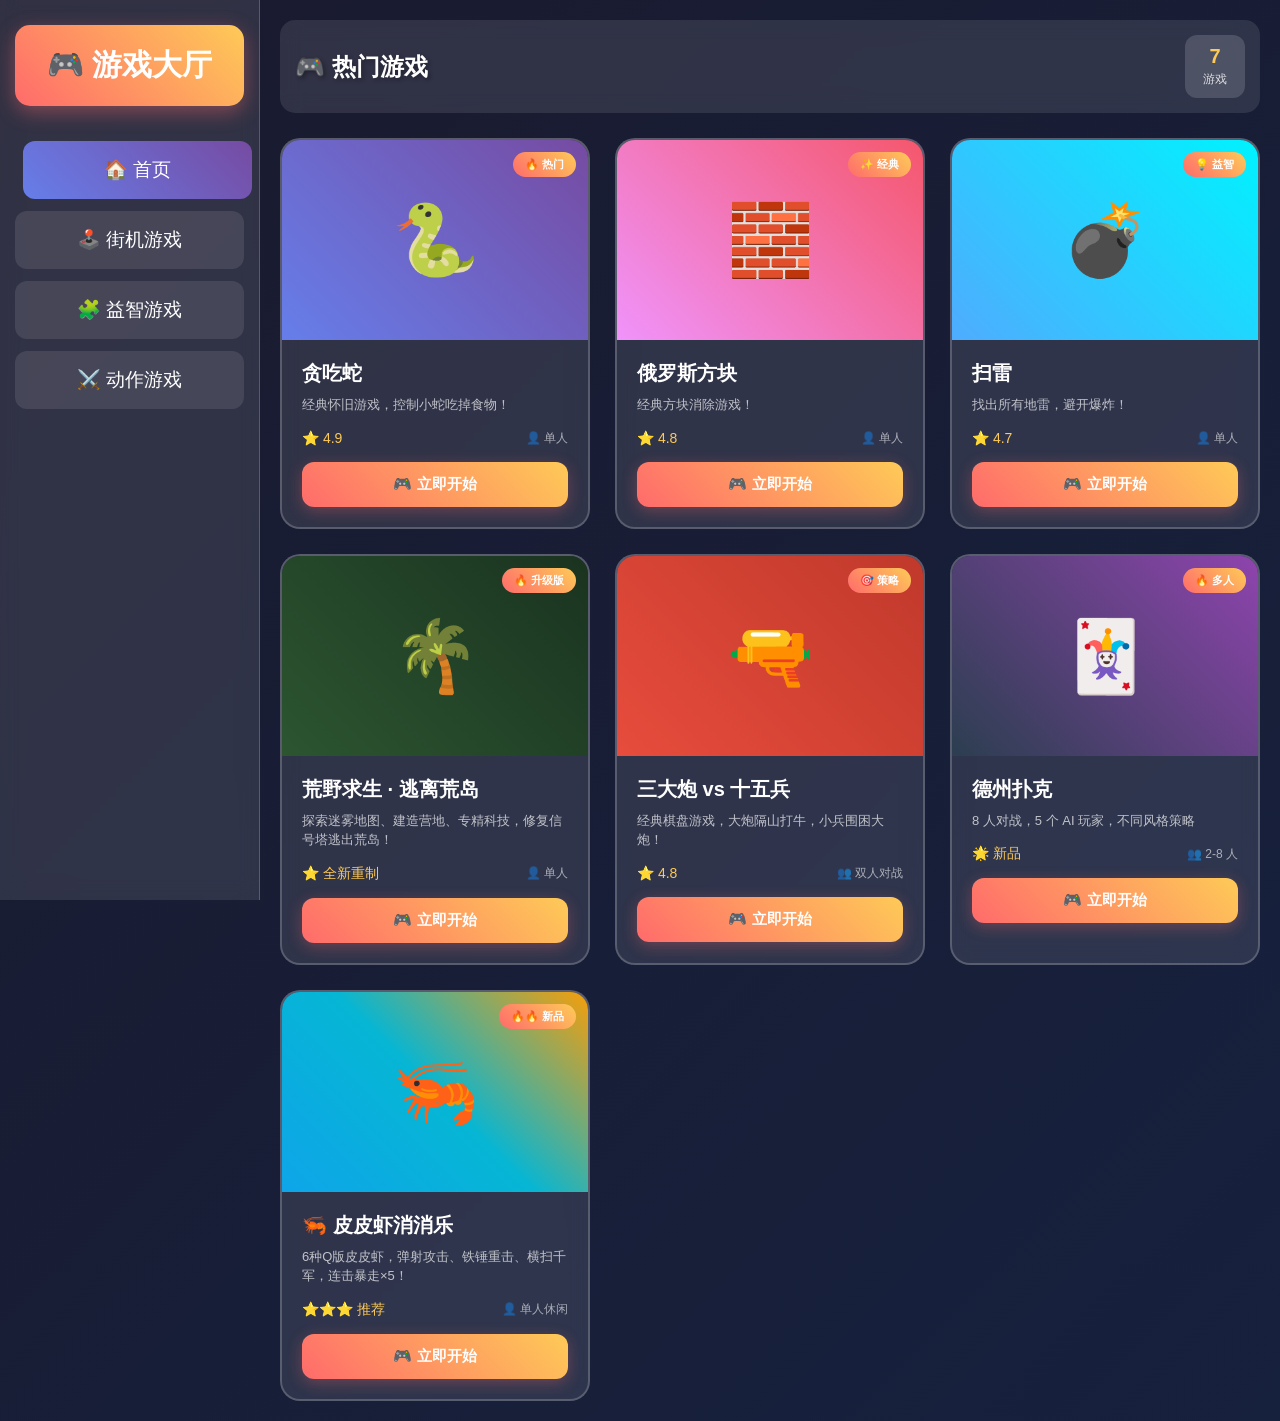
<file: src/main/resources/static/index.html>
<!DOCTYPE html>
<html lang="zh-CN">
<head>
    <meta charset="UTF-8">
    <meta name="viewport" content="width=device-width, initial-scale=1.0, maximum-scale=1.0, user-scalable=no">
    <meta name="apple-mobile-web-app-capable" content="yes">
    <meta name="mobile-web-app-capable" content="yes">
    <title>🎮 游戏大厅</title>
    <style>
        * {
            margin: 0;
            padding: 0;
            box-sizing: border-box;
            -webkit-tap-highlight-color: transparent;
        }

        body {
            font-family: -apple-system, BlinkMacSystemFont, 'Segoe UI', 'Microsoft YaHei', sans-serif;
            background: linear-gradient(135deg, #1a1a2e 0%, #16213e 100%);
            min-height: 100vh;
            display: flex;
            overflow-x: hidden;
        }

        /* 移动端导航 */
        .mobile-nav {
            display: none;
            position: fixed;
            top: 0;
            left: 0;
            right: 0;
            background: rgba(26, 26, 46, 0.98);
            padding: 15px 20px;
            z-index: 100;
            box-shadow: 0 2px 20px rgba(0, 0, 0, 0.3);
        }

        .mobile-nav .logo {
            font-size: 22px;
            font-weight: bold;
            color: #fff;
            text-align: center;
        }

        /* 左侧导航栏 */
        .sidebar {
            width: 260px;
            background: rgba(255, 255, 255, 0.1);
            backdrop-filter: blur(10px);
            padding: 25px 15px;
            border-right: 1px solid rgba(255, 255, 255, 0.2);
            height: 100vh;
            position: sticky;
            top: 0;
            overflow-y: auto;
        }

        .logo {
            font-size: 30px;
            font-weight: bold;
            color: #fff;
            text-align: center;
            margin-bottom: 35px;
            padding: 20px 18px;
            background: linear-gradient(45deg, #ff6b6b, #feca57);
            border-radius: 15px;
            box-shadow: 0 6px 20px rgba(255, 107, 107, 0.4);
        }

        .nav-menu {
            list-style: none;
        }

        .nav-menu li {
            margin-bottom: 12px;
        }

        .nav-menu a {
            display: flex;
            align-items: center;
            justify-content: center;
            padding: 16px 20px;
            color: #fff;
            text-decoration: none;
            border-radius: 12px;
            transition: all 0.3s ease;
            background: rgba(255, 255, 255, 0.1);
            font-size: 19px;
            font-weight: 500;
            text-align: center;
        }

        .nav-menu a:hover,
        .nav-menu a.active {
            background: linear-gradient(45deg, #667eea, #764ba2);
            transform: translateX(8px);
        }

        /* 右侧游戏区 */
        .game-area {
            flex: 1;
            padding: 20px;
            overflow-y: auto;
        }

        .page-header {
            display: flex;
            justify-content: space-between;
            align-items: center;
            margin-bottom: 25px;
            padding: 15px;
            background: rgba(255, 255, 255, 0.1);
            backdrop-filter: blur(10px);
            border-radius: 15px;
        }

        .page-title {
            color: #fff;
            font-size: 24px;
            text-shadow: 2px 2px 4px rgba(0, 0, 0, 0.3);
        }

        .game-stats {
            display: flex;
            gap: 15px;
        }

        .stat-item {
            background: rgba(255, 255, 255, 0.15);
            padding: 10px 18px;
            border-radius: 12px;
            color: #fff;
            text-align: center;
        }

        .stat-value {
            font-size: 20px;
            font-weight: bold;
            color: #feca57;
        }

        .stat-label {
            font-size: 12px;
            opacity: 0.8;
            margin-top: 3px;
        }

        .games-grid {
            display: grid;
            grid-template-columns: repeat(auto-fill, minmax(300px, 1fr));
            gap: 25px;
        }

        .game-card {
            background: rgba(255, 255, 255, 0.1);
            backdrop-filter: blur(10px);
            border-radius: 20px;
            overflow: hidden;
            transition: all 0.4s ease;
            border: 2px solid rgba(255, 255, 255, 0.2);
            cursor: pointer;
            position: relative;
        }

        .game-card:hover {
            transform: translateY(-10px);
            box-shadow: 0 15px 40px rgba(0, 0, 0, 0.3);
        }

        .game-thumbnail {
            width: 100%;
            height: 200px;
            background: linear-gradient(45deg, #667eea, #764ba2);
            display: flex;
            align-items: center;
            justify-content: center;
            font-size: 70px;
            position: relative;
        }

        .game-badge {
            position: absolute;
            top: 12px;
            right: 12px;
            background: linear-gradient(45deg, #ff6b6b, #feca57);
            color: #fff;
            padding: 5px 12px;
            border-radius: 15px;
            font-size: 11px;
            font-weight: bold;
        }

        .game-info {
            padding: 20px;
        }

        .game-name {
            color: #fff;
            font-size: 20px;
            font-weight: bold;
            margin-bottom: 8px;
        }

        .game-desc {
            color: rgba(255, 255, 255, 0.7);
            font-size: 13px;
            line-height: 1.5;
            margin-bottom: 15px;
        }

        .game-meta {
            display: flex;
            justify-content: space-between;
            align-items: center;
            margin-bottom: 15px;
        }

        .game-rating {
            display: flex;
            align-items: center;
            gap: 4px;
            color: #feca57;
            font-size: 14px;
        }

        .game-players {
            color: rgba(255, 255, 255, 0.6);
            font-size: 12px;
        }

        .play-btn {
            width: 100%;
            padding: 13px;
            background: linear-gradient(45deg, #ff6b6b, #feca57);
            color: #fff;
            border: none;
            border-radius: 12px;
            cursor: pointer;
            font-size: 15px;
            font-weight: bold;
            transition: all 0.3s ease;
            box-shadow: 0 4px 15px rgba(255, 107, 107, 0.3);
        }

        .play-btn:active {
            transform: scale(0.98);
        }

        /* 游戏窗口 - 全屏效果 */
        .game-window {
            display: none;
            position: fixed;
            top: 0;
            left: 0;
            width: 100vw;
            height: 100vh;
            background: rgba(0, 0, 0, 0.98);
            z-index: 9999;
            justify-content: center;
            align-items: center;
            flex-direction: column;
            padding: 0;
            overflow: hidden;
        }

        .game-window.active {
            display: flex;
            animation: fadeIn 0.3s ease;
        }

        @keyframes fadeIn {
            from { opacity: 0; }
            to { opacity: 1; }
        }

        .game-frame {
            background: #000;
            border-radius: 0;
            padding: 0;
            width: 100%;
            height: 100%;
            max-width: 100%;
            max-height: 100vh;
            overflow: hidden;
            display: flex;
            flex-direction: column;
        }

        .game-header {
            display: flex;
            justify-content: space-between;
            align-items: center;
            padding: 15px 25px;
            background: linear-gradient(90deg, rgba(102, 126, 234, 0.9), rgba(118, 75, 162, 0.9));
            backdrop-filter: blur(10px);
            border-bottom: 2px solid rgba(255, 255, 255, 0.1);
        }

        .game-title {
            color: #fff;
            font-size: 24px;
            font-weight: bold;
            text-shadow: 0 2px 10px rgba(0, 0, 0, 0.5);
        }

        .close-btn {
            padding: 12px 35px;
            background: linear-gradient(45deg, #ff6b6b, #ee5a6f);
            color: #fff;
            border: none;
            border-radius: 25px;
            cursor: pointer;
            font-size: 16px;
            font-weight: bold;
            box-shadow: 0 4px 15px rgba(255, 107, 107, 0.4);
            transition: all 0.3s ease;
        }

        .close-btn:hover {
            transform: translateY(-2px);
            box-shadow: 0 6px 20px rgba(255, 107, 107, 0.6);
        }

        .close-btn:active {
            transform: scale(0.95);
        }

        /* 移动端虚拟按键 */
        .mobile-controls {
            display: none;
            position: fixed;
            bottom: 20px;
            left: 50%;
            transform: translateX(-50%);
            padding: 20px;
            background: rgba(0, 0, 0, 0.5);
            backdrop-filter: blur(10px);
            z-index: 100;
            border-radius: 20px;
            margin-bottom: 20px;
        }

        .mobile-controls.active {
            display: block;
        }

        .control-pad {
            display: grid;
            grid-template-columns: repeat(3, 60px);
            grid-template-rows: repeat(2, 60px);
            gap: 10px;
            justify-content: center;
            margin: 0 auto;
        }

        .control-btn {
            width: 60px;
            height: 60px;
            background: rgba(255, 255, 255, 0.2);
            border: 2px solid rgba(255, 255, 255, 0.3);
            border-radius: 15px;
            color: #fff;
            font-size: 24px;
            display: flex;
            justify-content: center;
            align-items: center;
            cursor: pointer;
            user-select: none;
            -webkit-user-select: none;
        }

        .control-btn:active {
            background: rgba(255, 255, 255, 0.4);
            transform: scale(0.95);
        }

        .control-btn.up { grid-column: 2; grid-row: 1; }
        .control-btn.left { grid-column: 1; grid-row: 2; }
        .control-btn.down { grid-column: 2; grid-row: 2; }
        .control-btn.right { grid-column: 3; grid-row: 2; }

        /* 响应式设计 */
        @media (max-width: 768px) {
            .sidebar {
                display: none;
            }

            .mobile-nav {
                display: block;
            }

            .game-area {
                padding: 15px;
                margin-top: 60px;
            }

            .page-header {
                flex-direction: column;
                gap: 15px;
                text-align: center;
            }

            .page-title {
                font-size: 20px;
            }

            .games-grid {
                grid-template-columns: 1fr;
                gap: 20px;
            }

            .game-thumbnail {
                height: 180px;
                font-size: 60px;
            }

            .game-window {
                padding: 10px;
            }

            .game-frame {
                padding: 10px;
                border-radius: 10px;
            }

            canvas {
                max-width: 100% !important;
                height: auto !important;
            }
        }

        /* 滚动条美化 */
        ::-webkit-scrollbar {
            width: 6px;
        }

        ::-webkit-scrollbar-track {
            background: rgba(255, 255, 255, 0.1);
        }

        ::-webkit-scrollbar-thumb {
            background: linear-gradient(45deg, #667eea, #764ba2);
            border-radius: 3px;
        }
    </style>
</head>
<body>
    <!-- 移动端顶部导航 -->
    <div class="mobile-nav">
        <div class="logo">🎮 游戏大厅</div>
    </div>

    <!-- 左侧导航栏 -->
    <div class="sidebar">
        <div class="logo">🎮 游戏大厅</div>
        <ul class="nav-menu">
            <li><a href="#" class="active" data-filter="all">🏠 首页</a></li>
            <li><a href="#" data-filter="arcade">🕹️ 街机游戏</a></li>
            <li><a href="#" data-filter="puzzle">🧩 益智游戏</a></li>
            <li><a href="#" data-filter="action">⚔️ 动作游戏</a></li>
        </ul>
    </div>

    <!-- 右侧游戏区 -->
    <div class="game-area">
        <div class="page-header">
            <h1 class="page-title">🎮 热门游戏</h1>
            <div class="game-stats">
                <div class="stat-item">
                    <div class="stat-value" id="gameCount">7</div>
                    <div class="stat-label">游戏</div>
                </div>
            </div>
        </div>

        <div class="games-grid">
            <!-- 贪吃蛇 -->
            <div class="game-card snake-card" data-category="arcade">
                <div class="game-thumbnail">🐍</div>
                <span class="game-badge">🔥 热门</span>
                <div class="game-info">
                    <div class="game-name">贪吃蛇</div>
                    <div class="game-desc">经典怀旧游戏，控制小蛇吃掉食物！</div>
                    <div class="game-meta">
                        <div class="game-rating">⭐ 4.9</div>
                        <div class="game-players">👤 单人</div>
                    </div>
                    <a href="snake.html" class="play-btn" style="text-decoration: none; display: block; text-align: center;">🎮 立即开始</a>
                </div>
            </div>

            <!-- 俄罗斯方块 -->
            <div class="game-card tetris-card" data-category="arcade">
                <div class="game-thumbnail" style="background: linear-gradient(45deg, #f093fb, #f5576c);">🧱</div>
                <span class="game-badge">✨ 经典</span>
                <div class="game-info">
                    <div class="game-name">俄罗斯方块</div>
                    <div class="game-desc">经典方块消除游戏！</div>
                    <div class="game-meta">
                        <div class="game-rating">⭐ 4.8</div>
                        <div class="game-players">👤 单人</div>
                    </div>
                    <a href="tetris.html" class="play-btn" style="text-decoration: none; display: block; text-align: center;">🎮 立即开始</a>
                </div>
            </div>

            <!-- 扫雷 -->
            <div class="game-card minesweeper-card" data-category="puzzle">
                <div class="game-thumbnail" style="background: linear-gradient(45deg, #4facfe, #00f2fe);">💣</div>
                <span class="game-badge">💡 益智</span>
                <div class="game-info">
                    <div class="game-name">扫雷</div>
                    <div class="game-desc">找出所有地雷，避开爆炸！</div>
                    <div class="game-meta">
                        <div class="game-rating">⭐ 4.7</div>
                        <div class="game-players">👤 单人</div>
                    </div>
                    <a href="minesweeper.html" class="play-btn" style="text-decoration: none; display: block; text-align: center;">🎮 立即开始</a>
                </div>
            </div>

            <!-- 荒野求生 -->
            <div class="game-card survival-card" data-category="action">
                <div class="game-thumbnail" style="background: linear-gradient(45deg, #2c5530, #1a3320);">🌴</div>
                <span class="game-badge">🔥 升级版</span>
                <div class="game-info">
                    <div class="game-name">荒野求生 · 逃离荒岛</div>
                    <div class="game-desc">探索迷雾地图、建造营地、专精科技，修复信号塔逃出荒岛！</div>
                    <div class="game-meta">
                        <div class="game-rating">⭐ 全新重制</div>
                        <div class="game-players">👤 单人</div>
                    </div>
                    <a href="survival.html" class="play-btn" style="text-decoration: none; display: block; text-align: center;">🎮 立即开始</a>
                </div>
            </div>

            <!-- 三大炮 vs 十五兵 -->
            <div class="game-card cannon-card" data-category="puzzle">
                <div class="game-thumbnail" style="background: linear-gradient(45deg, #e74c3c, #c0392b);">🔫</div>
                <span class="game-badge">🎯 策略</span>
                <div class="game-info">
                    <div class="game-name">三大炮 vs 十五兵</div>
                    <div class="game-desc">经典棋盘游戏，大炮隔山打牛，小兵围困大炮！</div>
                    <div class="game-meta">
                        <div class="game-rating">⭐ 4.8</div>
                        <div class="game-players">👥 双人对战</div>
                    </div>
                    <a href="cannon.html" class="play-btn" style="text-decoration: none; display: block; text-align: center;">🎮 立即开始</a>
                </div>
            </div>

            <!-- 德州扑克 -->
            <div class="game-card poker-card" data-category="action">
                <div class="game-thumbnail" style="background: linear-gradient(45deg, #2c3e50, #8e44ad);">🃏</div>
                <span class="game-badge">🔥 多人</span>
                <div class="game-info">
                    <div class="game-name">德州扑克</div>
                    <div class="game-desc">8 人对战，5 个 AI 玩家，不同风格策略</div>
                    <div class="game-meta">
                        <div class="game-rating">🌟 新品</div>
                        <div class="game-players">👥 2-8 人</div>
                    </div>
                    <a href="poker/index.html" class="play-btn" style="text-decoration: none; display: block; text-align: center;">🎮 立即开始</a>
                </div>
            </div>

            <!-- 皮皮虾消消乐 -->
            <div class="game-card shrimp-card" data-category="arcade">
                <div class="game-thumbnail" style="background: linear-gradient(45deg, #0ea5e9, #06b6d4, #f59e0b);">🦐</div>
                <span class="game-badge">🔥🔥 新品</span>
                <div class="game-info">
                    <div class="game-name">🦐 皮皮虾消消乐</div>
                    <div class="game-desc">6种Q版皮皮虾，弹射攻击、铁锤重击、横扫千军，连击暴走×5！</div>
                    <div class="game-meta">
                        <div class="game-rating">⭐⭐⭐ 推荐</div>
                        <div class="game-players">👤 单人休闲</div>
                    </div>
                    <a href="mantis-shrimp.html" class="play-btn" style="text-decoration: none; display: block; text-align: center;">🎮 立即开始</a>
                </div>
            </div>
        </div>
    </div>

    <!-- 三大炮游戏窗口 -->
    <div class="game-window" id="cannonWindow">
        <div class="game-frame">
            <div class="game-header">
                <div class="game-title">🔫 三大炮 vs 十五兵</div>
                <button class="close-btn" onclick="closeGame('cannon')">退出</button>
            </div>
            <iframe src="cannon.html" style="width: 100%; height: calc(100% - 70px); border: none; flex: 1;"></iframe>
        </div>
    </div>

    <!-- 贪吃蛇游戏窗口 -->
    <div class="game-window" id="snakeWindow">
        <div class="game-frame">
            <div class="game-header">
                <div class="game-title">🐍 贪吃蛇</div>
                <button class="close-btn" onclick="closeGame('snake')">退出</button>
            </div>
            <div style="display: flex; justify-content: space-around; padding: 15px; background: rgba(102, 126, 234, 0.3);">
                <div style="color: #fff; font-size: 18px;">得分：<span id="snakeScore" style="color: #feca57; font-weight: bold;">0</span></div>
                <div style="color: #fff; font-size: 18px;">关卡：<span id="snakeLevel" style="color: #5f27cd; font-weight: bold;">1</span></div>
                <button onclick="startSnakeGame()" style="padding: 8px 20px; background: linear-gradient(45deg, #feca57, #ff9f43); border: none; border-radius: 20px; color: #fff; font-weight: bold; cursor: pointer;">▶️ 开始</button>
            </div>
            <div style="flex: 1; display: flex; justify-content: center; align-items: center; overflow: hidden;">
                <canvas id="snakeCanvas" width="400" height="500"></canvas>
            </div>
            <div class="mobile-controls" id="snakeControls">
                <div class="control-pad">
                    <div class="control-btn up" onclick="snakeControl('up')">⬆️</div>
                    <div class="control-btn left" onclick="snakeControl('left')">⬅️</div>
                    <div class="control-btn down" onclick="snakeControl('down')">⬇️</div>
                    <div class="control-btn right" onclick="snakeControl('right')">➡️</div>
                </div>
            </div>
        </div>
    </div>

    <!-- 俄罗斯方块游戏窗口 -->
    <div class="game-window" id="tetrisWindow">
        <div class="game-frame">
            <div class="game-header">
                <div class="game-title">🧱 俄罗斯方块</div>
                <button class="close-btn" onclick="closeGame('tetris')">退出</button>
            </div>
            <iframe src="tetris.html" style="width: 100%; max-width: 400px; height: 600px; border: none;"></iframe>
        </div>
    </div>

    <!-- 扫雷游戏窗口 -->
    <div class="game-window" id="minesweeperWindow">
        <div class="game-frame">
            <div class="game-header">
                <div class="game-title">💣 扫雷</div>
                <button class="close-btn" onclick="closeGame('minesweeper')">退出</button>
            </div>
            <iframe src="minesweeper.html" style="width: 100%; max-width: 500px; height: 650px; border: none;"></iframe>
        </div>
    </div>

    <!-- 荒野求生游戏窗口 -->
    <div class="game-window" id="survivalWindow">
        <div class="game-frame">
            <div class="game-header">
                <div class="game-title">🌴 荒野求生</div>
                <button class="close-btn" onclick="closeGame('survival')">退出</button>
            </div>
            <div style="flex: 1; overflow: hidden;">
                <iframe src="survival.html" style="width: 100%; height: 100%; border: none;"></iframe>
            </div>
        </div>
    </div>

    <!-- 德州扑克游戏窗口 -->
    <div class="game-window" id="pokerWindow">
        <div class="game-frame" style="max-width: 100%; width: 100%;">
            <div class="game-header">
                <div class="game-title">🃏 德州扑克</div>
                <button class="close-btn" onclick="closeGame('poker')">退出</button>
            </div>
            <iframe src="poker/index.html" style="width: 100%; height: calc(100% - 70px); border: none; flex: 1;"></iframe>
        </div>
    </div>

    <!-- 皮皮虾消消乐游戏窗口 -->
    <div class="game-window" id="shrimpWindow">
        <div class="game-frame" style="max-width: 100%; width: 100%;">
            <div class="game-header">
                <div class="game-title">🦐 皮皮虾消消乐</div>
                <button class="close-btn" onclick="closeGame('shrimp')">退出</button>
            </div>
            <iframe src="mantis-shrimp.html" style="width: 100%; height: calc(100% - 70px); border: none; flex: 1;"></iframe>
        </div>
    </div>

    <script>
        // 导航
        const gameCards = document.querySelectorAll('.game-card');

        // 动态统计游戏数量（避免写死导致与实际卡片数不一致）
        const gameCountEl = document.getElementById('gameCount');
        if (gameCountEl) gameCountEl.textContent = gameCards.length;

        // 按分类筛选游戏（首页显示全部）
        function filterGames(category) {
            gameCards.forEach(card => {
                const match = (category === 'all') || (card.dataset.category === category);
                card.style.display = match ? '' : 'none';
            });
        }

        document.querySelectorAll('.nav-menu a').forEach(link => {
            link.addEventListener('click', function(e) {
                e.preventDefault();
                document.querySelectorAll('.nav-menu a').forEach(l => l.classList.remove('active'));
                this.classList.add('active');
                filterGames(this.dataset.filter || 'all');
            });
        });

        // 游戏变量
        let gameInterval = null;
        let snake = [];
        let food = {};
        let direction = 'right';
        let nextDirection = 'right';
        let score = 0;
        let level = 1;
        let gridSize = 20;
        let canvas, ctx;
        let gameRunning = false;
        let isMobile = /Android|iPhone|iPad|iPod/i.test(navigator.userAgent);
        let gameSpeed = 200; // 初始速度（毫秒）

        function openGame(gameType) {
            if (gameType === 'snake') {
                document.getElementById('snakeWindow').classList.add('active');
                if (isMobile) {
                    document.getElementById('snakeControls').classList.add('active');
                }
                initSnakeGame();
            } else if (gameType === 'tetris') {
                document.getElementById('tetrisWindow').classList.add('active');
            } else if (gameType === 'minesweeper') {
                document.getElementById('minesweeperWindow').classList.add('active');
            } else if (gameType === 'survival') {
                document.getElementById('survivalWindow').classList.add('active');
            } else if (gameType === 'cannon') {
                document.getElementById('cannonWindow').classList.add('active');
            } else if (gameType === 'poker') {
                document.getElementById('pokerWindow').classList.add('active');
            } else if (gameType === 'shrimp') {
                document.getElementById('shrimpWindow').classList.add('active');
            }
        }

        function closeGame(gameType) {
            if (gameType === 'snake') {
                document.getElementById('snakeWindow').classList.remove('active');
                document.getElementById('snakeControls').classList.remove('active');
                if (gameInterval) clearInterval(gameInterval);
                gameRunning = false;
            } else if (gameType === 'tetris') {
                document.getElementById('tetrisWindow').classList.remove('active');
                const iframe = document.querySelector('#tetrisWindow iframe');
                iframe.src = iframe.src;
            } else if (gameType === 'minesweeper') {
                document.getElementById('minesweeperWindow').classList.remove('active');
                const iframe = document.querySelector('#minesweeperWindow iframe');
                iframe.src = iframe.src;
            } else if (gameType === 'survival') {
                document.getElementById('survivalWindow').classList.remove('active');
                const iframe = document.querySelector('#survivalWindow iframe');
                iframe.src = iframe.src;
            } else if (gameType === 'cannon') {
                document.getElementById('cannonWindow').classList.remove('active');
                const iframe = document.querySelector('#cannonWindow iframe');
                iframe.src = iframe.src;
            } else if (gameType === 'poker') {
                document.getElementById('pokerWindow').classList.remove('active');
                const iframe = document.querySelector('#pokerWindow iframe');
                iframe.src = iframe.src;
            } else if (gameType === 'shrimp') {
                document.getElementById('shrimpWindow').classList.remove('active');
                const iframe = document.querySelector('#shrimpWindow iframe');
                iframe.src = iframe.src;
            }
        }

        function initSnakeGame() {
            canvas = document.getElementById('snakeCanvas');
            ctx = canvas.getContext('2d');
            
            // 移动端适配
            if (isMobile) {
                canvas.width = Math.min(300, window.innerWidth - 60);
                canvas.height = canvas.width * 1.5;
                gridSize = canvas.width / 20;
            }

            snake = [
                {x: 5 * gridSize, y: 10 * gridSize},
                {x: 4 * gridSize, y: 10 * gridSize},
                {x: 3 * gridSize, y: 10 * gridSize}
            ];
            
            direction = 'right';
            nextDirection = 'right';
            score = 0;
            level = 1;
            gameSpeed = 200;
            gameRunning = false;
            
            updateScore();
            spawnFood();
            draw(); // 绘制初始状态
            
            document.addEventListener('keydown', handleKeyPress);
            
            // 不自动开始，等待玩家点击开始按钮
            if (gameInterval) clearInterval(gameInterval);
        }

        // 开始游戏
        function startSnakeGame() {
            // 如果游戏已经在运行，先停止
            if (gameRunning) {
                gameRunning = false;
                if (gameInterval) {
                    clearInterval(gameInterval);
                    gameInterval = null;
                }
                return;
            }
            
            // 重置游戏状态
            snake = [
                {x: 5 * gridSize, y: 10 * gridSize},
                {x: 4 * gridSize, y: 10 * gridSize},
                {x: 3 * gridSize, y: 10 * gridSize}
            ];
            direction = 'right';
            nextDirection = 'right';
            score = 0;
            level = 1;
            gameSpeed = 200;
            
            gameRunning = true;
            updateScore();
            spawnFood();
            
            if (gameInterval) clearInterval(gameInterval);
            gameInterval = setInterval(gameLoop, gameSpeed);
        }

        function snakeControl(dir) {
            if (!gameRunning) return;
            const opposites = {up: 'down', down: 'up', left: 'right', right: 'left'};
            if (direction !== opposites[dir]) {
                nextDirection = dir;
            }
        }

        function handleKeyPress(e) {
            if (!gameRunning) return;
            const keyMap = {ArrowUp: 'up', ArrowDown: 'down', ArrowLeft: 'left', ArrowRight: 'right'};
            if (keyMap[e.key]) {
                snakeControl(keyMap[e.key]);
                e.preventDefault();
            }
        }

        function gameLoop() {
            if (!gameRunning) return;
            
            direction = nextDirection;
            moveSnake();
            
            // 检查碰撞
            if (checkCollision()) {
                gameOver();
                return;
            }
            
            checkFood();
            draw();
        }

        function moveSnake() {
            const head = {x: snake[0].x, y: snake[0].y};
            const moves = {up: {y: -1}, down: {y: 1}, left: {x: -1}, right: {x: 1}};
            const move = moves[direction];
            if (move.x) head.x += move.x * gridSize;
            if (move.y) head.y += move.y * gridSize;
            snake.unshift(head);
        }

        function checkCollision() {
            const head = snake[0];
            
            // 检查是否撞墙
            if (head.x < 0 || head.x >= canvas.width || head.y < 0 || head.y >= canvas.height) {
                console.log('撞墙了！', head.x, head.y, canvas.width, canvas.height);
                return true;
            }
            
            // 检查是否撞到自己
            for (let i = 1; i < snake.length; i++) {
                if (head.x === snake[i].x && head.y === snake[i].y) {
                    console.log('撞到自己了！');
                    return true;
                }
            }
            
            return false;
        }

        function checkFood() {
            const head = snake[0];
            // 检查是否吃到食物（允许一定的误差范围）
            const distance = Math.abs(head.x - food.x) + Math.abs(head.y - food.y);
            
            if (distance < gridSize / 2) {
                // 吃到食物：加分、生成新食物、不移除尾巴（蛇变长）
                score += 10;
                updateScore();
                spawnFood();
                
                // 每 50 分升一级
                const newLevel = Math.floor(score / 50) + 1;
                if (newLevel > level) {
                    level = newLevel;
                    // 加快速度，最快 80ms
                    gameSpeed = Math.max(80, 200 - (level - 1) * 20);
                    clearInterval(gameInterval);
                    gameInterval = setInterval(gameLoop, gameSpeed);
                }
                // 不执行 snake.pop()，蛇就会变长
            } else {
                // 没吃到食物：移除尾巴，保持长度不变
                snake.pop();
            }
        }

        function spawnFood() {
            const cols = Math.floor(canvas.width / gridSize);
            const rows = Math.floor(canvas.height / gridSize);
            food = {
                x: Math.floor(Math.random() * cols) * gridSize,
                y: Math.floor(Math.random() * rows) * gridSize
            };
        }

        function draw() {
            // 清空画布
            ctx.fillStyle = '#000';
            ctx.fillRect(0, 0, canvas.width, canvas.height);
            
            // 绘制网格背景（可选）
            ctx.strokeStyle = '#1a1a2e';
            ctx.lineWidth = 1;
            for (let x = 0; x < canvas.width; x += gridSize) {
                ctx.beginPath();
                ctx.moveTo(x, 0);
                ctx.lineTo(x, canvas.height);
                ctx.stroke();
            }
            for (let y = 0; y < canvas.height; y += gridSize) {
                ctx.beginPath();
                ctx.moveTo(0, y);
                ctx.lineTo(canvas.width, y);
                ctx.stroke();
            }
            
            // 绘制蛇
            snake.forEach((segment, index) => {
                const isHead = index === 0;
                const isTail = index === snake.length - 1;
                const x = segment.x;
                const y = segment.y;
                const center = gridSize / 2;
                
                if (isHead) {
                    // 绘制蛇头
                    ctx.fillStyle = '#667eea';
                    
                    // 头部圆形
                    ctx.beginPath();
                    ctx.arc(x + center, y + center, gridSize / 2 - 1, 0, Math.PI * 2);
                    ctx.fill();
                    
                    // 眼睛（根据方向调整位置）
                    ctx.fillStyle = '#fff';
                    const eyeOffset = gridSize / 4;
                    const eyeSize = gridSize / 6;
                    
                    let eye1X, eye1Y, eye2X, eye2Y;
                    
                    if (direction === 'up') {
                        eye1X = x + center - eyeOffset;
                        eye1Y = y + center - eyeOffset;
                        eye2X = x + center + eyeOffset;
                        eye2Y = y + center - eyeOffset;
                    } else if (direction === 'down') {
                        eye1X = x + center - eyeOffset;
                        eye1Y = y + center + eyeOffset;
                        eye2X = x + center + eyeOffset;
                        eye2Y = y + center + eyeOffset;
                    } else if (direction === 'left') {
                        eye1X = x + center - eyeOffset;
                        eye1Y = y + center - eyeOffset;
                        eye2X = x + center - eyeOffset;
                        eye2Y = y + center + eyeOffset;
                    } else { // right
                        eye1X = x + center + eyeOffset;
                        eye1Y = y + center - eyeOffset;
                        eye2X = x + center + eyeOffset;
                        eye2Y = y + center + eyeOffset;
                    }
                    
                    ctx.beginPath();
                    ctx.arc(eye1X, eye1Y, eyeSize, 0, Math.PI * 2);
                    ctx.arc(eye2X, eye2Y, eyeSize, 0, Math.PI * 2);
                    ctx.fill();
                    
                    // 瞳孔
                    ctx.fillStyle = '#000';
                    ctx.beginPath();
                    ctx.arc(eye1X, eye1Y, eyeSize / 2, 0, Math.PI * 2);
                    ctx.arc(eye2X, eye2Y, eyeSize / 2, 0, Math.PI * 2);
                    ctx.fill();
                    
                    // 舌头
                    ctx.fillStyle = '#ff6b6b';
                    ctx.beginPath();
                    if (direction === 'up') {
                        ctx.moveTo(x + center, y + center - gridSize / 4);
                        ctx.lineTo(x + center, y - gridSize / 4);
                        ctx.lineTo(x + center - 3, y - gridSize / 3);
                        ctx.moveTo(x + center, y - gridSize / 4);
                        ctx.lineTo(x + center + 3, y - gridSize / 3);
                    } else if (direction === 'down') {
                        ctx.moveTo(x + center, y + center + gridSize / 4);
                        ctx.lineTo(x + center, y + gridSize + gridSize / 4);
                        ctx.lineTo(x + center - 3, y + gridSize + gridSize / 3);
                        ctx.moveTo(x + center, y + gridSize + gridSize / 4);
                        ctx.lineTo(x + center + 3, y + gridSize + gridSize / 3);
                    } else if (direction === 'left') {
                        ctx.moveTo(x + center - gridSize / 4, y + center);
                        ctx.lineTo(x - gridSize / 4, y + center);
                        ctx.lineTo(x - gridSize / 3, y + center - 3);
                        ctx.moveTo(x - gridSize / 4, y + center);
                        ctx.lineTo(x - gridSize / 3, y + center + 3);
                    } else { // right
                        ctx.moveTo(x + center + gridSize / 4, y + center);
                        ctx.lineTo(x + gridSize + gridSize / 4, y + center);
                        ctx.lineTo(x + gridSize + gridSize / 3, y + center - 3);
                        ctx.moveTo(x + gridSize + gridSize / 4, y + center);
                        ctx.lineTo(x + gridSize + gridSize / 3, y + center + 3);
                    }
                    ctx.stroke();
                    
                } else if (isTail) {
                    // 绘制蛇尾（渐变变细）
                    ctx.fillStyle = '#4facfe';
                    ctx.beginPath();
                    ctx.arc(x + center, y + center, gridSize / 3, 0, Math.PI * 2);
                    ctx.fill();
                    
                } else {
                    // 绘制蛇身体（渐变色）
                    const gradient = ctx.createRadialGradient(
                        x + center, y + center, 0,
                        x + center, y + center, gridSize / 2
                    );
                    gradient.addColorStop(0, '#5a67d8');
                    gradient.addColorStop(1, '#4facfe');
                    ctx.fillStyle = gradient;
                    
                    ctx.beginPath();
                    ctx.arc(x + center, y + center, gridSize / 2 - 2, 0, Math.PI * 2);
                    ctx.fill();
                    
                    // 身体纹理
                    ctx.strokeStyle = 'rgba(255, 255, 255, 0.2)';
                    ctx.lineWidth = 1;
                    ctx.beginPath();
                    ctx.arc(x + center, y + center, gridSize / 3, 0, Math.PI * 2);
                    ctx.stroke();
                }
            });
            
            // 绘制食物（苹果）
            ctx.fillStyle = '#ff6b6b';
            ctx.beginPath();
            ctx.arc(food.x + gridSize/2, food.y + gridSize/2, gridSize/2 - 3, 0, Math.PI * 2);
            ctx.fill();
            
            // 苹果叶子
            ctx.fillStyle = '#51cf66';
            ctx.beginPath();
            ctx.ellipse(food.x + gridSize/2, food.y + 3, 3, 5, Math.PI / 4, 0, Math.PI * 2);
            ctx.fill();
        }

        function updateScore() {
            document.getElementById('snakeScore').textContent = score;
            document.getElementById('snakeLevel').textContent = level;
        }

        function gameOver() {
            gameRunning = false;
            if (gameInterval) {
                clearInterval(gameInterval);
                gameInterval = null;
            }
            // 显示游戏结束信息
            setTimeout(() => {
                alert(`游戏结束！\n得分：${score}\n关卡：${level}`);
            }, 100);
        }
    </script>
</body>
</html>
</file>
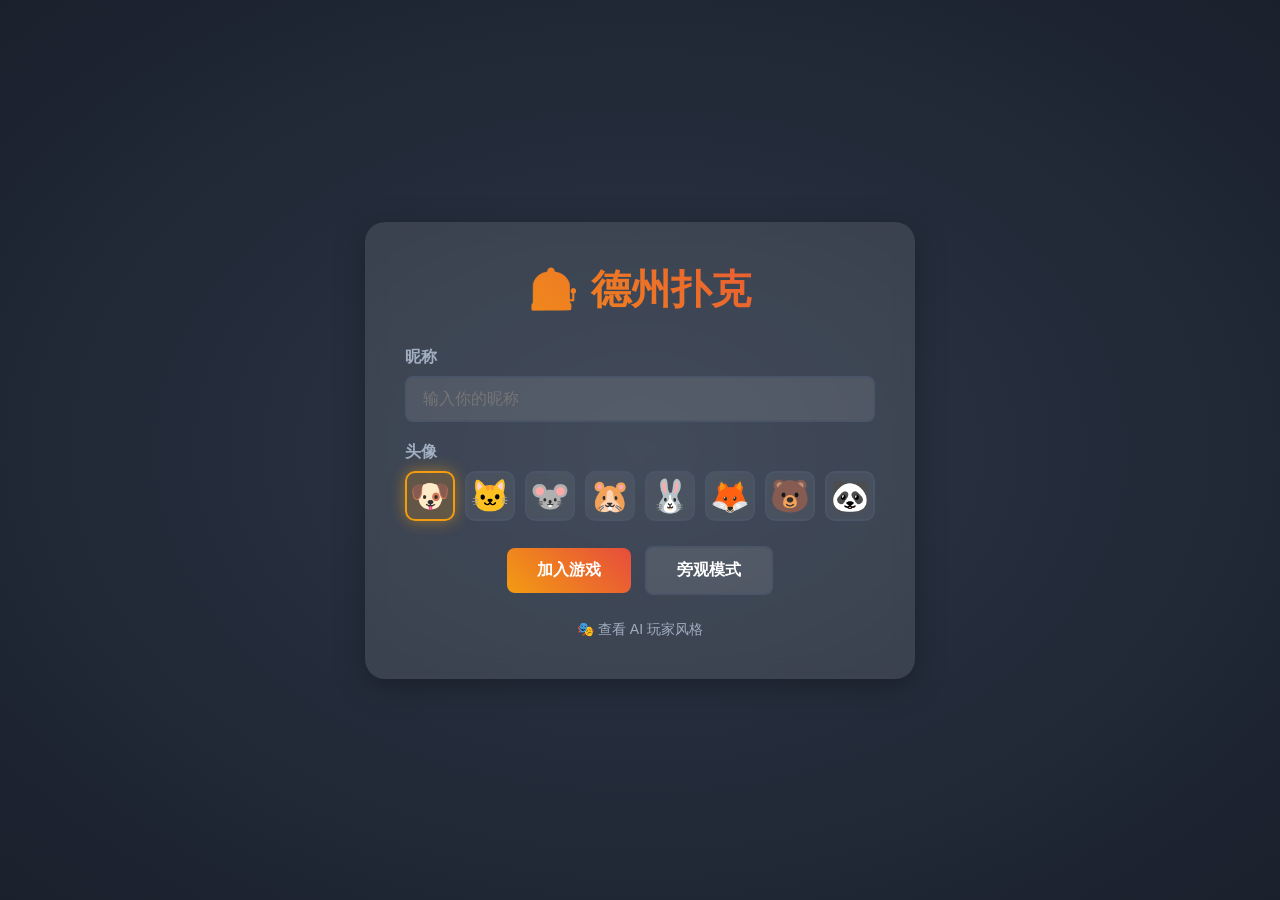
<file: src/main/resources/static/poker/index.html>
<!DOCTYPE html>
<html lang="zh-CN">
<head>
    <meta charset="UTF-8">
    <meta name="viewport" content="width=device-width, initial-scale=1.0">
    <title>德州扑克 - 游戏大厅</title>
    <link rel="stylesheet" href="css/style.css">
</head>
<body>
    <div id="game-container">
        <!-- 登录界面 -->
        <div id="login-screen" class="screen active">
            <div class="login-box">
                <h1>🎰 德州扑克</h1>
                <div class="input-group">
                    <label for="username">昵称</label>
                    <input type="text" id="username" placeholder="输入你的昵称" maxlength="12">
                </div>
                <div class="input-group">
                    <label>头像</label>
                    <div class="avatar-selector">
                        <span class="avatar-option selected" data-avatar="🐶">🐶</span>
                        <span class="avatar-option" data-avatar="🐱">🐱</span>
                        <span class="avatar-option" data-avatar="🐭">🐭</span>
                        <span class="avatar-option" data-avatar="🐹">🐹</span>
                        <span class="avatar-option" data-avatar="🐰">🐰</span>
                        <span class="avatar-option" data-avatar="🦊">🦊</span>
                        <span class="avatar-option" data-avatar="🐻">🐻</span>
                        <span class="avatar-option" data-avatar="🐼">🐼</span>
                    </div>
                </div>
                <button id="join-btn" class="btn-primary">加入游戏</button>
                <button id="spectate-btn" class="btn-secondary">旁观模式</button>
                <div style="margin-top: 20px;">
                    <a href="ai-styles.html" style="color: #a0aec0; text-decoration: none; font-size: 14px;">🎭 查看 AI 玩家风格</a>
                </div>
            </div>
        </div>

        <!-- 游戏界面 -->
        <div id="game-screen" class="screen">
            <!-- 顶部信息栏 -->
            <div class="top-bar">
                <div class="game-info">
                    <span id="phase-display">等待开始</span>
                    <span class="separator">|</span>
                    <span>底池：<span id="pot-display">0</span></span>
                </div>
                <div class="player-info">
                    <span id="player-name">玩家</span>
                    <span class="chips">筹码：<span id="player-chips">10000</span></span>
                </div>
            </div>

            <!-- 牌桌区域 -->
            <div class="poker-table">
                <!-- 公共牌区域 -->
                <div class="community-area">
                    <div class="community-cards" id="community-cards">
                        <div class="card-placeholder"></div>
                        <div class="card-placeholder"></div>
                        <div class="card-placeholder"></div>
                        <div class="card-placeholder"></div>
                        <div class="card-placeholder"></div>
                    </div>
                    <div class="pot-display">
                        <span class="label">底池</span>
                        <span class="amount" id="table-pot">0</span>
                    </div>
                </div>

                <!-- 玩家座位 -->
                <div class="seats">
                    <!-- 座位 0-7，按椭圆形排列 -->
                    <div class="seat seat-0" data-seat="0">
                        <div class="player-card">
                            <div class="avatar">🎮</div>
                            <div class="player-name">空位</div>
                            <div class="chips">0</div>
                            <div class="cards">
                                <div class="card back"></div>
                                <div class="card back"></div>
                            </div>
                            <div class="dealer-button" style="display:none;">D</div>
                            <div class="action-indicator"></div>
                        </div>
                    </div>
                    
                    <div class="seat seat-1" data-seat="1">
                        <div class="player-card">
                            <div class="avatar">🎮</div>
                            <div class="player-name">空位</div>
                            <div class="chips">0</div>
                            <div class="cards">
                                <div class="card back"></div>
                                <div class="card back"></div>
                            </div>
                            <div class="dealer-button" style="display:none;">D</div>
                            <div class="action-indicator"></div>
                        </div>
                    </div>
                    
                    <div class="seat seat-2" data-seat="2">
                        <div class="player-card">
                            <div class="avatar">🎮</div>
                            <div class="player-name">空位</div>
                            <div class="chips">0</div>
                            <div class="cards">
                                <div class="card back"></div>
                                <div class="card back"></div>
                            </div>
                            <div class="dealer-button" style="display:none;">D</div>
                            <div class="action-indicator"></div>
                        </div>
                    </div>
                    
                    <div class="seat seat-3" data-seat="3">
                        <div class="player-card">
                            <div class="avatar">🎮</div>
                            <div class="player-name">空位</div>
                            <div class="chips">0</div>
                            <div class="cards">
                                <div class="card back"></div>
                                <div class="card back"></div>
                            </div>
                            <div class="dealer-button" style="display:none;">D</div>
                            <div class="action-indicator"></div>
                        </div>
                    </div>
                    
                    <div class="seat seat-4" data-seat="4">
                        <div class="player-card">
                            <div class="avatar">🎮</div>
                            <div class="player-name">空位</div>
                            <div class="chips">0</div>
                            <div class="cards">
                                <div class="card back"></div>
                                <div class="card back"></div>
                            </div>
                            <div class="dealer-button" style="display:none;">D</div>
                            <div class="action-indicator"></div>
                        </div>
                    </div>
                    
                    <div class="seat seat-5" data-seat="5">
                        <div class="player-card">
                            <div class="avatar">🎮</div>
                            <div class="player-name">空位</div>
                            <div class="chips">0</div>
                            <div class="cards">
                                <div class="card back"></div>
                                <div class="card back"></div>
                            </div>
                            <div class="dealer-button" style="display:none;">D</div>
                            <div class="action-indicator"></div>
                        </div>
                    </div>
                    
                    <div class="seat seat-6" data-seat="6">
                        <div class="player-card">
                            <div class="avatar">🎮</div>
                            <div class="player-name">空位</div>
                            <div class="chips">0</div>
                            <div class="cards">
                                <div class="card back"></div>
                                <div class="card back"></div>
                            </div>
                            <div class="dealer-button" style="display:none;">D</div>
                            <div class="action-indicator"></div>
                        </div>
                    </div>
                    
                    <div class="seat seat-7" data-seat="7">
                        <div class="player-card">
                            <div class="avatar">🎮</div>
                            <div class="player-name">空位</div>
                            <div class="chips">0</div>
                            <div class="cards">
                                <div class="card back"></div>
                                <div class="card back"></div>
                            </div>
                            <div class="dealer-button" style="display:none;">D</div>
                            <div class="action-indicator"></div>
                        </div>
                    </div>
                </div>

                <!-- 操作按钮区域 -->
                <div class="action-panel" id="action-panel">
                    <button class="action-btn fold-btn" id="btn-fold">弃牌</button>
                    <button class="action-btn check-btn" id="btn-check">过牌</button>
                    <button class="action-btn call-btn" id="btn-call">跟注</button>
                    <div class="raise-control">
                        <input type="range" id="raise-slider" min="0" max="10000" value="0">
                        <span id="raise-amount">0</span>
                        <button class="action-btn raise-btn" id="btn-raise">加注</button>
                    </div>
                    <button class="action-btn allin-btn" id="btn-allin">全下</button>
                </div>

                <!-- 消息提示 -->
                <div class="message-toast" id="message-toast"></div>
            </div>

            <!-- 控制按钮 -->
            <div class="game-controls">
                <button id="start-btn" class="btn-primary">开始游戏</button>
                <button id="leave-btn" class="btn-danger">离开</button>
            </div>
        </div>
    </div>

    <script src="js/game.js"></script>
    <script src="js/ui.js"></script>
</body>
</html>
</file>
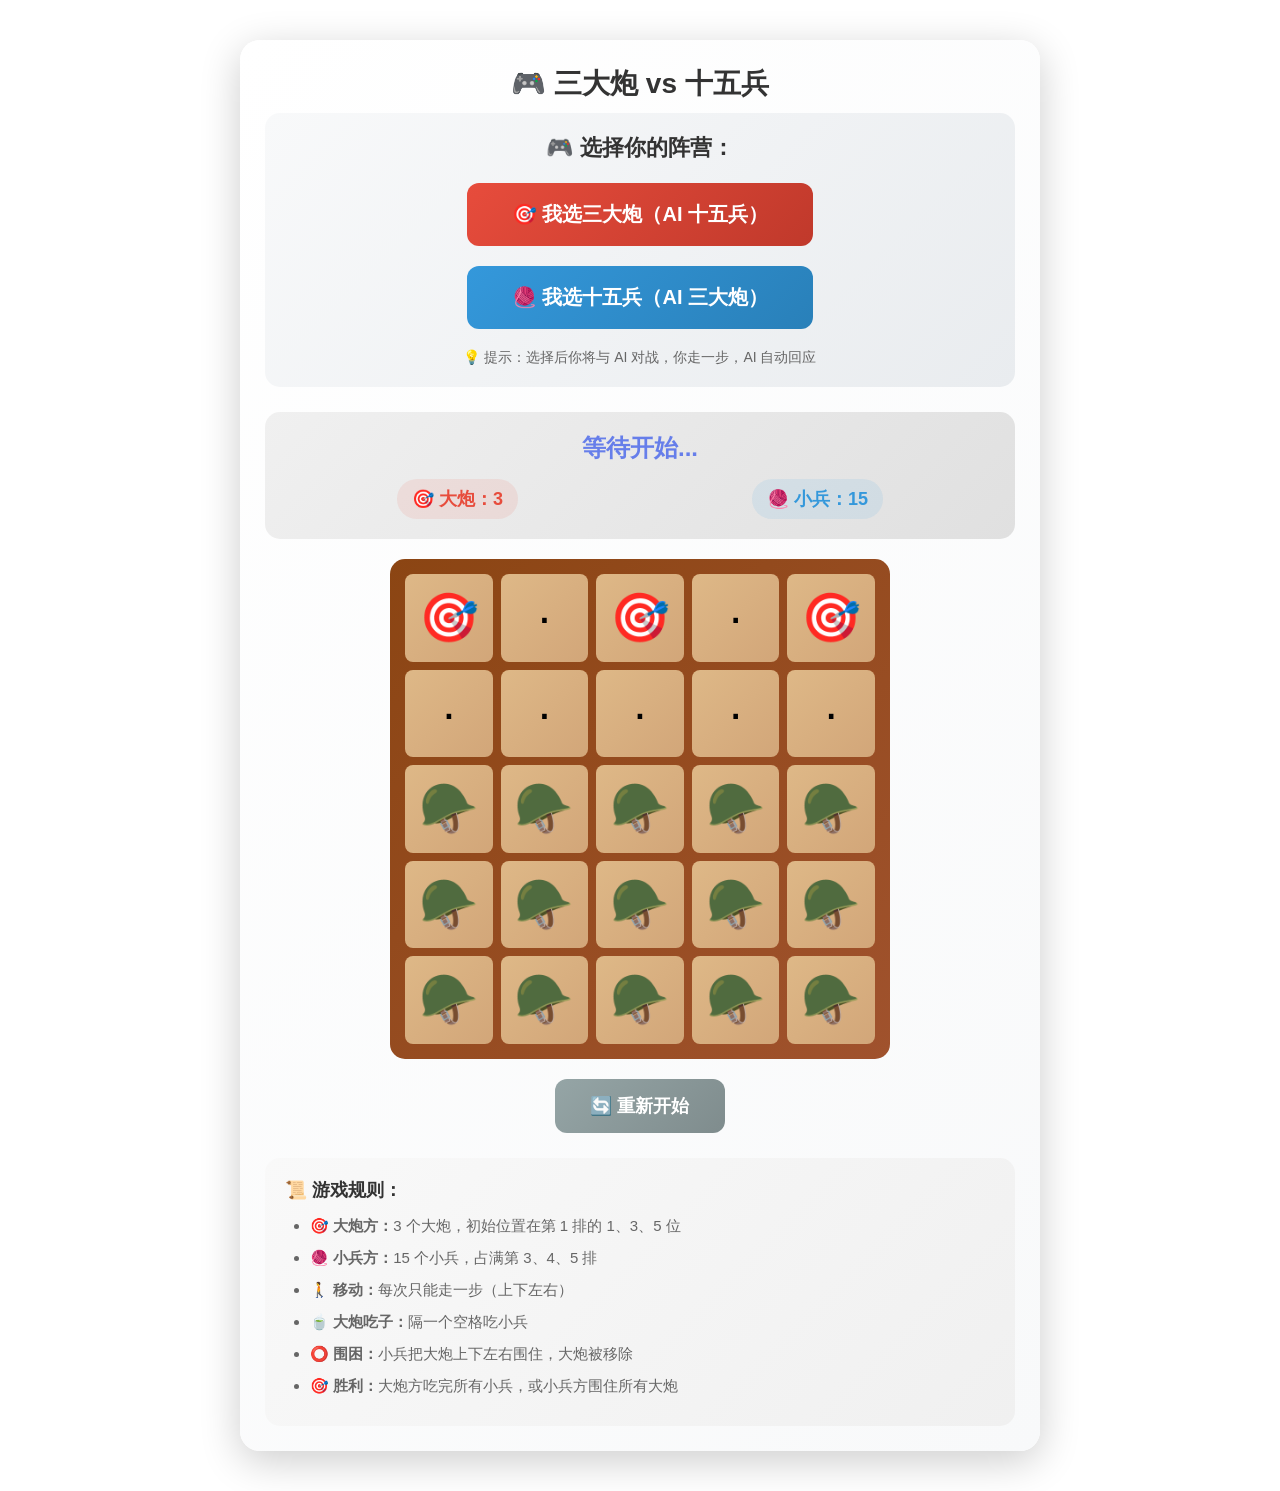
<file: src/main/resources/static/cannon.html>
<!DOCTYPE html>
<html lang="zh-CN">
<head>
    <meta charset="UTF-8">
    <meta name="viewport" content="width=device-width, initial-scale=1.0">
    <title>三大炮 vs 十五兵</title>
    <style>
        * { margin: 0; padding: 0; box-sizing: border-box; }
        body {
            font-family: 'Microsoft YaHei', Arial, sans-serif;
            background: transparent;
            min-height: 100vh;
            display: flex;
            justify-content: center;
            align-items: flex-start;
            padding: 20px;
            overflow-y: auto;
        }
        .game-container {
            background: linear-gradient(135deg, #fff 0%, #f8f9fa 100%);
            border-radius: 20px;
            padding: 25px;
            box-shadow: 0 10px 40px rgba(0,0,0,0.2);
            width: 100%;
            max-width: 800px;
            margin: 20px auto;
        }
        h1 { text-align: center; color: #333; margin-bottom: 10px; font-size: 28px; }
        .game-info {
            text-align: center;
            margin-bottom: 20px;
            padding: 20px;
            background: linear-gradient(135deg, #f0f0f0, #e0e0e0);
            border-radius: 15px;
        }
        .current-turn { font-size: 24px; font-weight: bold; color: #667eea; margin-bottom: 15px; }
        .piece-count { display: flex; justify-content: space-around; font-size: 18px; flex-wrap: wrap; gap: 10px; }
        .cannon-count { color: #e74c3c; font-weight: bold; background: rgba(231,76,60,0.1); padding: 8px 15px; border-radius: 20px; }
        .soldier-count { color: #3498db; font-weight: bold; background: rgba(52,152,219,0.1); padding: 8px 15px; border-radius: 20px; }
        .board {
            display: grid;
            grid-template-columns: repeat(5, 1fr);
            gap: 8px;
            background: linear-gradient(135deg, #8b4513, #a0522d);
            padding: 15px;
            border-radius: 15px;
            margin-bottom: 20px;
            max-width: 500px;
            margin-left: auto;
            margin-right: auto;
        }
        .cell {
            aspect-ratio: 1;
            background: linear-gradient(135deg, #deb887, #d2a679);
            display: flex;
            justify-content: center;
            align-items: center;
            font-size: clamp(28px, 8vw, 48px);
            cursor: pointer;
            border-radius: 8px;
            transition: all 0.3s ease;
            user-select: none;
        }
        .cell:hover { background: linear-gradient(135deg, #f4a460, #e69550); transform: scale(1.08); }
        .cell.selected { background: linear-gradient(135deg, #ffd700, #ffed4e); box-shadow: 0 0 20px rgba(255,215,0,0.8); transform: scale(1.1); }
        .controls { display: flex; gap: 15px; justify-content: center; flex-wrap: wrap; margin-top: 20px; }
        button {
            padding: 15px 35px;
            font-size: 18px;
            border: none;
            border-radius: 12px;
            cursor: pointer;
            font-weight: bold;
        }
        .btn-cannon { background: linear-gradient(135deg, #e74c3c, #c0392b); color: white; font-size: 20px; padding: 18px 45px; }
        .btn-soldier { background: linear-gradient(135deg, #3498db, #2980b9); color: white; font-size: 20px; padding: 18px 45px; }
        .btn-reset { background: linear-gradient(135deg, #95a5a6, #7f8c8d); color: white; }
        .side-selection { text-align: center; margin-bottom: 25px; padding: 20px; background: linear-gradient(135deg, #f8f9fa, #e9ecef); border-radius: 15px; }
        .side-selection h3 { margin-bottom: 20px; color: #333; font-size: 22px; }
        .side-buttons { display: flex; gap: 20px; justify-content: center; flex-wrap: wrap; }
        .game-over { text-align: center; padding: 25px; background: linear-gradient(135deg, #f093fb, #f5576c); color: white; border-radius: 15px; margin-bottom: 20px; font-size: 28px; font-weight: bold; }
        .rules { margin-top: 25px; padding: 20px; background: linear-gradient(135deg, #f9f9f9, #f0f0f0); border-radius: 15px; font-size: 15px; color: #666; }
        .rules h4 { color: #333; margin-bottom: 12px; font-size: 18px; }
        .rules ul { margin-left: 25px; }
        .rules li { margin-bottom: 8px; line-height: 1.6; }
        @keyframes slideDown { from { transform: translate(-50%, -100px); opacity: 0; } to { transform: translate(-50%, 0); opacity: 1; } }
        @keyframes slideUp { from { transform: translate(-50%, 0); opacity: 1; } to { transform: translate(-50%, -100px); opacity: 0; } }
    </style>
</head>
<body>
    <div class="game-container">
        <h1>&#127918; &#19977;&#22823;&#28846; vs &#21313;&#20116;&#20853;</h1>

        <div id="sideSelection" class="side-selection">
            <h3>&#127918; &#36873;&#25321;&#20320;&#30340;&#38453;&#33829;&#65306;</h3>
            <div class="side-buttons">
                <button class="btn-cannon" onclick="selectSide('CANNON')">&#127919; &#25105;&#36873;&#19977;&#22823;&#28846;&#65288;AI &#21313;&#20116;&#20853;&#65289;</button>
                <button class="btn-soldier" onclick="selectSide('SOLDIER')">&#129526; &#25105;&#36873;&#21313;&#20116;&#20853;&#65288;AI &#19977;&#22823;&#28846;&#65289;</button>
            </div>
            <p style="margin-top: 20px; color: #666; font-size: 14px;">&#128161; &#25552;&#31034;&#65306;&#36873;&#25321;&#21518;&#20320;&#23558;&#19982; AI &#23545;&#25112;&#65292;&#20320;&#36208;&#19968;&#27493;&#65292;AI &#33258;&#21160;&#22238;&#24212;</p>
        </div>

        <div id="gameOver" class="game-over" style="display: none;"></div>

        <div class="game-info">
            <div id="currentTurn" class="current-turn">&#31561;&#24453;&#24320;&#22987;...</div>
            <div class="piece-count">
                <span class="cannon-count">&#127919; &#22823;&#28846;&#65306;<span id="cannonCount">3</span></span>
                <span class="soldier-count">&#129526; &#23567;&#20853;&#65306;<span id="soldierCount">15</span></span>
            </div>
        </div>

        <div id="board" class="board"></div>

        <div class="controls">
            <button class="btn-reset" onclick="location.reload()">&#128260; &#37325;&#26032;&#24320;&#22987;</button>
        </div>

        <div class="rules">
            <h4>&#128220; &#28216;&#25103;&#35268;&#21017;&#65306;</h4>
            <ul>
                <li>&#127919; <strong>&#22823;&#28846;&#26041;&#65306;</strong>3 &#20010;&#22823;&#28846;&#65292;&#21021;&#22987;&#20301;&#32622;&#22312;&#31532; 1 &#25490;&#30340; 1&#12289;3&#12289;5 &#20301;</li>
                <li>&#129526; <strong>&#23567;&#20853;&#26041;&#65306;</strong>15 &#20010;&#23567;&#20853;&#65292;&#21344;&#28385;&#31532; 3&#12289;4&#12289;5 &#25490;</li>
                <li>&#128694; <strong>&#31227;&#21160;&#65306;</strong>&#27599;&#27425;&#21482;&#33021;&#36208;&#19968;&#27493;&#65288;&#19978;&#19979;&#24038;&#21491;&#65289;</li>
                <li>&#127861;&#65039; <strong>&#22823;&#28846;&#21507;&#23376;&#65306;</strong>&#38548;&#19968;&#20010;&#31354;&#26684;&#21507;&#23567;&#20853;</li>
                <li>&#11093; <strong>&#22260;&#22256;&#65306;</strong>&#23567;&#20853;&#25226;&#22823;&#28846;&#19978;&#19979;&#24038;&#21491;&#22260;&#20303;&#65292;&#22823;&#28846;&#34987;&#31227;&#38500;</li>
                <li>&#127919; <strong>&#32988;&#21033;&#65306;</strong>&#22823;&#28846;&#26041;&#21507;&#23436;&#25152;&#26377;&#23567;&#20853;&#65292;&#25110;&#23567;&#20853;&#26041;&#22260;&#20303;&#25152;&#26377;&#22823;&#28846;</li>
            </ul>
        </div>
    </div>

    <script>
        const API_BASE = '/api/cannon';
        let selectedCell = null;
        let playerSide = null;
        let gameStarted = false;

        async function selectSide(side) {
            playerSide = side;
            document.getElementById('sideSelection').style.display = 'none';
            await startSinglePlayer(side);
        }

        async function startSinglePlayer(humanSide) {
            try {
                const response = await fetch(API_BASE + '/start-single', {
                    method: 'POST',
                    headers: { 'Content-Type': 'application/json' },
                    body: JSON.stringify({ humanSide: humanSide })
                });
                const data = await response.json();
                if (data.success) {
                    gameStarted = true;
                    renderBoard(data.board.grid);
                    updateGameInfo(data.gameState, data.board.cannons, data.board.soldiers);
                    showNotification('Game started! You are: ' + (humanSide === 'CANNON' ? 'Cannon' : 'Soldier'));

                    // If player chose SOLDIER, AI (cannon) goes first
                    if (humanSide === 'SOLDIER') {
                        showNotification('AI thinking...');
                        await sleep(800);
                        var aiResponse = await fetch(API_BASE + '/ai-move', {
                            method: 'POST',
                            headers: { 'Content-Type': 'application/json' }
                        });
                        var aiData = await aiResponse.json();
                        console.log('AI first move:', aiData);
                        if (aiData.success) {
                            renderBoard(aiData.board.grid);
                            updateGameInfo(aiData.gameState, aiData.board.cannons, aiData.board.soldiers);
                            showNotification('Your turn!');
                        }
                    }
                }
            } catch (error) {
                console.error('Start failed:', error);
                alert('Cannot connect to server!');
            }
        }

        async function handleCellClick(row, col) {
            if (!gameStarted) return;

            const gameStateResp = await fetch(API_BASE + '/state');
            const gameState = await gameStateResp.json();

            if (!gameState.success || gameState.gameOver) return;

            // Check if it's player's turn
            var isCannonTurn = gameState.currentPlayer === '\u4e09\u5927\u70ae';
            var isPlayerCannon = playerSide === 'CANNON';
            var isMyTurn = (isCannonTurn && isPlayerCannon) || (!isCannonTurn && !isPlayerCannon);

            if (!isMyTurn) {
                showNotification('Not your turn!');
                return;
            }

            var grid = gameState.board.grid;
            var clickedPiece = grid[row][col];

            if (selectedCell) {
                // Try to move
                var move = {
                    fromRow: selectedCell.row,
                    fromCol: selectedCell.col,
                    toRow: row,
                    toCol: col
                };

                console.log('Move:', move);

                try {
                    var response = await fetch(API_BASE + '/move', {
                        method: 'POST',
                        headers: { 'Content-Type': 'application/json' },
                        body: JSON.stringify(move)
                    });
                    var data = await response.json();
                    console.log('Move response:', data);

                    if (data.success) {
                        renderBoard(data.board.grid);
                        updateGameInfo(data.gameState, data.board.cannons, data.board.soldiers);
                        selectedCell = null;

                        if (data.gameOver) {
                            showGameOver(data.winner);
                            return;
                        }

                        // Check if AI needs to move
                        var newStateResp = await fetch(API_BASE + '/state');
                        var newState = await newStateResp.json();

                        var aiIsCannon = newState.currentPlayer === '\u4e09\u5927\u70ae';
                        var playerIsCannon = playerSide === 'CANNON';
                        var aiTurn = (aiIsCannon && !playerIsCannon) || (!aiIsCannon && playerIsCannon);

                        if (aiTurn && !newState.gameOver) {
                            showNotification('AI thinking...');
                            await sleep(800);

                            var aiResponse = await fetch(API_BASE + '/ai-move', {
                                method: 'POST',
                                headers: { 'Content-Type': 'application/json' }
                            });
                            var aiData = await aiResponse.json();
                            console.log('AI response:', aiData);

                            if (aiData.success) {
                                renderBoard(aiData.board.grid);
                                updateGameInfo(aiData.gameState, aiData.board.cannons, aiData.board.soldiers);

                                if (aiData.gameOver) {
                                    showGameOver(aiData.winner);
                                    return;
                                }
                                showNotification('Your turn!');
                            }
                        } else {
                            showNotification('Your turn!');
                        }
                    } else {
                        console.error('Move failed:', data.message);
                        showNotification('Invalid move!');
                        selectedCell = null;
                        renderBoard(gameState.board.grid);
                    }
                } catch (error) {
                    console.error('Move error:', error);
                    selectedCell = null;
                    renderBoard(gameState.board.grid);
                }
            } else {
                // Select a piece
                if (clickedPiece !== '\u00b7') {
                    var isCannonPiece = clickedPiece === '\ud83c\udfaf';
                    var isCurrentCannonTurn = gameState.currentPlayer === '\u4e09\u5927\u70ae';
                    var isPlayerCannon2 = playerSide === 'CANNON';

                    if ((isCurrentCannonTurn && isPlayerCannon2 && isCannonPiece) ||
                        (!isCurrentCannonTurn && !isPlayerCannon2 && !isCannonPiece)) {
                        selectedCell = { row: row, col: col };
                        renderBoard(gameState.board.grid, selectedCell);
                    }
                }
            }
        }

        function sleep(ms) {
            return new Promise(function(resolve) { setTimeout(resolve, ms); });
        }

        function showNotification(message) {
            var notification = document.createElement('div');
            notification.style.cssText = 'position:fixed;top:20px;left:50%;transform:translateX(-50%);background:linear-gradient(135deg,#667eea,#764ba2);color:white;padding:15px 30px;border-radius:25px;font-size:18px;font-weight:bold;z-index:10000;animation:slideDown 0.3s ease;';
            notification.textContent = message;
            document.body.appendChild(notification);
            setTimeout(function() {
                notification.style.animation = 'slideUp 0.3s ease';
                setTimeout(function() { notification.remove(); }, 300);
            }, 2000);
        }

        function renderBoard(grid, selected) {
            var boardEl = document.getElementById('board');
            boardEl.innerHTML = '';
            for (var i = 0; i < 5; i++) {
                for (var j = 0; j < 5; j++) {
                    var cell = document.createElement('div');
                    cell.className = 'cell';
                    cell.textContent = grid[i][j];
                    if (selected && selected.row === i && selected.col === j) {
                        cell.classList.add('selected');
                    }
                    (function(r, c) {
                        cell.onclick = function() { handleCellClick(r, c); };
                    })(i, j);
                    boardEl.appendChild(cell);
                }
            }
        }

        function updateGameInfo(gameState, cannons, soldiers) {
            var lines = gameState.split('\n');
            for (var k = 0; k < lines.length; k++) {
                if (lines[k].indexOf('\u5f53\u524d\u56de\u5408') >= 0) {
                    document.getElementById('currentTurn').textContent = lines[k].replace('\u5f53\u524d\u56de\u5408\uff1a', '');
                    break;
                }
            }
            document.getElementById('cannonCount').textContent = cannons;
            document.getElementById('soldierCount').textContent = soldiers;
        }

        function showGameOver(winner) {
            var gameOverEl = document.getElementById('gameOver');
            gameOverEl.textContent = winner;
            gameOverEl.style.display = 'block';
        }

        // Initial board
        var initialBoard = [
            ['\ud83c\udfaf', '\u00b7', '\ud83c\udfaf', '\u00b7', '\ud83c\udfaf'],
            ['\u00b7', '\u00b7', '\u00b7', '\u00b7', '\u00b7'],
            ['\ud83e\ude96', '\ud83e\ude96', '\ud83e\ude96', '\ud83e\ude96', '\ud83e\ude96'],
            ['\ud83e\ude96', '\ud83e\ude96', '\ud83e\ude96', '\ud83e\ude96', '\ud83e\ude96'],
            ['\ud83e\ude96', '\ud83e\ude96', '\ud83e\ude96', '\ud83e\ude96', '\ud83e\ude96']
        ];
        renderBoard(initialBoard);
    </script>
</body>
</html>
</file>
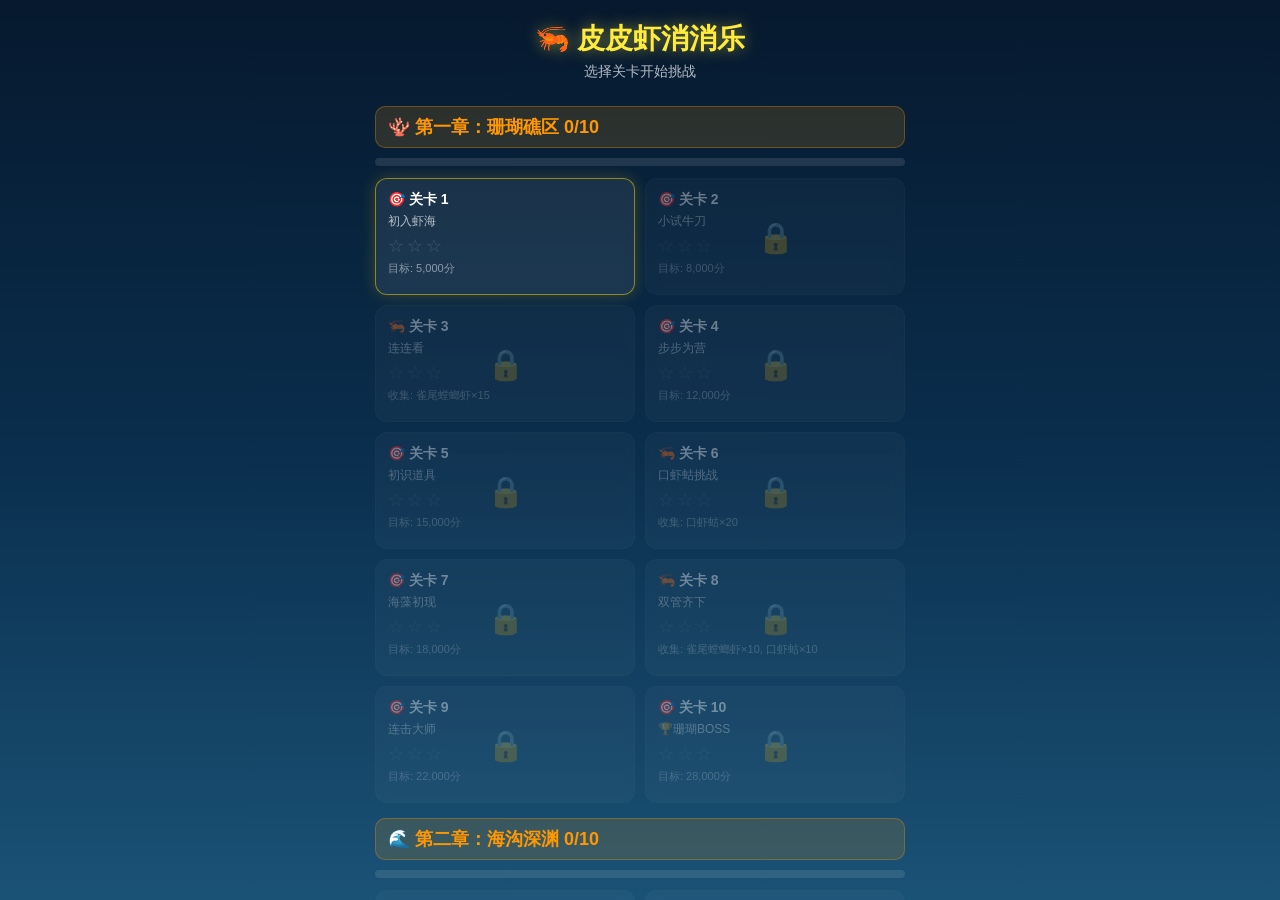
<file: src/main/resources/static/mantis-shrimp.html>
<!DOCTYPE html>
<html lang="zh-CN">
<head>
<meta charset="UTF-8">
<meta name="viewport" content="width=device-width, initial-scale=1.0, user-scalable=no">
<title>🦐 皮皮虾消消乐</title>
<style>
/* ========== 全局样式 ========== */
* { margin: 0; padding: 0; box-sizing: border-box; }
body {
  background: linear-gradient(180deg, #06192e 0%, #0a2e4d 25%, #0d3b66 50%, #1a5276 75%, #2196f3 100%);
  min-height: 100vh;
  display: flex;
  flex-direction: column;
  align-items: center;
  justify-content: center;
  font-family: 'Segoe UI', 'PingFang SC', 'Microsoft YaHei', sans-serif;
  overflow: hidden;
  color: #fff;
}
#game-container {
  display: flex;
  flex-direction: column;
  align-items: center;
  gap: 8px;
  padding: 8px;
  max-width: 600px;
  width: 100%;
}
/* ========== 标题 ========== */
#title {
  font-size: clamp(22px, 5.5vw, 36px);
  font-weight: 900;
  letter-spacing: 2px;
  background: linear-gradient(90deg, #ffeb3b, #ff9800, #ff5722, #ffeb3b);
  background-size: 300% 100%;
  -webkit-background-clip: text;
  -webkit-text-fill-color: transparent;
  background-clip: text;
  animation: waveText 3s ease-in-out infinite;
  filter: drop-shadow(0 0 12px rgba(255,200,0,0.5)) drop-shadow(2px 2px 4px rgba(0,0,0,0.6));
  margin-bottom: 2px;
}
@keyframes waveText {
  0%,100% { background-position: 0% 50%; }
  50% { background-position: 100% 50%; }
}
/* ========== 信息栏 ========== */
#info-bar {
  display: flex;
  justify-content: space-between;
  width: 100%;
  max-width: 520px;
  gap: 6px;
}
.info-card {
  background: linear-gradient(135deg, rgba(255,255,255,0.12), rgba(255,255,255,0.05));
  backdrop-filter: blur(8px);
  border: 1px solid rgba(255,255,255,0.15);
  border-radius: 14px;
  padding: 6px 10px;
  text-align: center;
  flex: 1;
  min-width: 65px;
  position: relative;
  overflow: hidden;
}
.info-card::before {
  content: '';
  position: absolute;
  top: 0; left: -100%;
  width: 200%; height: 100%;
  background: linear-gradient(90deg, transparent, rgba(255,255,255,0.1), transparent);
  animation: shimmer 3s infinite;
}
@keyframes shimmer {
  0% { left: -100%; }
  100% { left: 100%; }
}
.info-card .label { font-size: clamp(9px, 2vw, 11px); opacity: 0.75; margin-bottom: 1px; }
.info-card .value { font-weight: 900; font-size: clamp(13px, 3vw, 17px); color: #ffeb3b; text-shadow: 0 0 8px rgba(255,235,59,0.4); }
#combo-display { transition: all 0.15s; }
#combo-display.active { color: #ff5722; transform: scale(1.15); animation: comboPulse 0.3s ease; }
@keyframes comboPulse {
  0% { transform: scale(1); }
  50% { transform: scale(1.3); }
  100% { transform: scale(1.15); }
}
/* ========== 进度条 ========== */
#progress-bar {
  width: 100%;
  max-width: 520px;
  height: 16px;
  background: rgba(0,0,0,0.35);
  border-radius: 10px;
  overflow: hidden;
  border: 1px solid rgba(255,255,255,0.15);
  box-shadow: inset 0 2px 4px rgba(0,0,0,0.3);
}
#progress-fill {
  height: 100%;
  background: linear-gradient(90deg, #1e88e5, #4caf50, #ffeb3b, #ff9800);
  background-size: 200% 100%;
  animation: progressShimmer 2s linear infinite;
  border-radius: 10px;
  transition: width 0.4s cubic-bezier(0.34, 1.56, 0.64, 1);
  width: 0%;
  position: relative;
}
#progress-fill::after {
  content: '';
  position: absolute;
  top: 2px; left: 4px; right: 4px;
  height: 5px;
  background: linear-gradient(180deg, rgba(255,255,255,0.35), transparent);
  border-radius: 4px;
}
@keyframes progressShimmer {
  0% { background-position: 0% 0%; }
  100% { background-position: 200% 0%; }
}
/* ========== Canvas ========== */
#canvas-wrapper {
  position: relative;
  border-radius: 18px;
  overflow: hidden;
  box-shadow: 0 4px 30px rgba(0,100,200,0.35), 0 0 60px rgba(0,150,255,0.15),
              inset 0 0 30px rgba(0,80,160,0.2);
  border: 2px solid rgba(100,200,255,0.3);
  transition: box-shadow 0.5s;
  background: linear-gradient(180deg, rgba(0,40,80,0.6), rgba(0,60,120,0.4));
}
#canvas-wrapper.combo-glow {
  box-shadow: 0 0 50px rgba(255,165,0,0.7), 0 0 80px rgba(255,100,0,0.4),
              0 0 120px rgba(255,50,0,0.2), inset 0 0 40px rgba(255,165,0,0.15);
  border-color: rgba(255,165,0,0.7);
}
canvas { display: block; background: transparent; }
/* ========== 道具栏 ========== */
#item-bar {
  display: flex;
  gap: 8px;
  flex-wrap: wrap;
  justify-content: center;
}
.item-slot {
  background: linear-gradient(135deg, rgba(255,255,255,0.1), rgba(255,255,255,0.03));
  backdrop-filter: blur(6px);
  border: 1.5px solid rgba(255,255,255,0.2);
  border-radius: 14px;
  padding: 7px 14px;
  display: flex;
  align-items: center;
  gap: 6px;
  font-size: clamp(11px, 2.5vw, 14px);
  cursor: pointer;
  transition: all 0.2s cubic-bezier(0.34, 1.56, 0.64, 1);
  user-select: none;
  position: relative;
  overflow: hidden;
}
.item-slot:hover { background: rgba(255,255,255,0.2); transform: scale(1.06) translateY(-2px); box-shadow: 0 4px 12px rgba(255,255,255,0.15); }
.item-slot.active {
  border-color: #ffeb3b;
  background: linear-gradient(135deg, rgba(255,235,59,0.25), rgba(255,152,0,0.15));
  box-shadow: 0 0 15px rgba(255,235,59,0.5), 0 4px 12px rgba(255,235,59,0.3);
  animation: activeSlot 0.8s ease infinite alternate;
}
@keyframes activeSlot {
  0% { transform: scale(1); }
  100% { transform: scale(1.04); }
}
.item-slot .icon { font-size: 1.4em; }
.item-slot .count { font-weight: 900; color: #ffeb3b; min-width: 12px; }
/* ========== 按钮 ========== */
#btn-bar { display: flex; gap: 10px; flex-wrap: wrap; justify-content: center; margin-top: 2px; }
.btn {
  background: linear-gradient(135deg, #1e88e5, #1565c0);
  border: 1px solid rgba(255,255,255,0.25);
  color: #fff;
  border-radius: 12px;
  padding: 9px 20px;
  font-size: clamp(12px, 2.5vw, 15px);
  font-weight: 600;
  cursor: pointer;
  transition: all 0.2s cubic-bezier(0.34, 1.56, 0.64, 1);
  box-shadow: 0 3px 12px rgba(30,136,229,0.3);
}
.btn:hover { transform: scale(1.06) translateY(-2px); box-shadow: 0 6px 20px rgba(30,136,229,0.5); }
.btn:active { transform: scale(0.97); }
/* ========== 弹窗 ========== */
.modal-overlay {
  position: fixed; top: 0; left: 0; width: 100%; height: 100%;
  background: rgba(0,0,0,0.65);
  backdrop-filter: blur(4px);
  display: flex; align-items: center; justify-content: center;
  z-index: 100;
}
.modal {
  background: linear-gradient(135deg, #0d2137, #1a3a5c);
  border: 2px solid rgba(100,200,255,0.4);
  border-radius: 24px;
  padding: 35px 30px;
  text-align: center;
  max-width: 90vw;
  box-shadow: 0 0 60px rgba(0,150,255,0.3), 0 20px 40px rgba(0,0,0,0.5);
  animation: modalIn 0.3s cubic-bezier(0.34, 1.56, 0.64, 1);
}
@keyframes modalIn {
  from { transform: scale(0.8) translateY(30px); opacity: 0; }
  to { transform: scale(1) translateY(0); opacity: 1; }
}
.modal h2 { font-size: 1.9em; margin-bottom: 15px; background: linear-gradient(90deg, #ffeb3b, #ff9800); -webkit-background-clip: text; -webkit-text-fill-color: transparent; background-clip: text; filter: drop-shadow(0 0 8px rgba(255,200,0,0.4)); }
.modal p { margin: 8px 0; font-size: 1.1em; color: rgba(255,255,255,0.85); }
.modal .btn { margin-top: 18px; }
.hidden { display: none !important; }

/* ========== 关卡选择界面 ========== */
#level-select-screen {
  position: fixed; top: 0; left: 0; width: 100%; height: 100%;
  background: linear-gradient(180deg, #06192e 0%, #0a2e4d 50%, #1a5276 100%);
  z-index: 200; overflow-y: auto;
  display: none;
}
#level-select-screen.active { display: block; }
.level-header {
  text-align: center; padding: 20px 15px 10px;
}
.level-header h1 {
  font-size: 28px; color: #ffeb3b;
  text-shadow: 0 0 15px rgba(255,235,59,0.5);
  margin-bottom: 5px;
}
.level-header p { color: rgba(255,255,255,0.7); font-size: 14px; }
.level-chapter {
  max-width: 560px; margin: 15px auto; padding: 0 15px;
}
.chapter-title {
  font-size: 18px; font-weight: bold; color: #ff9800;
  margin-bottom: 10px; padding: 8px 12px;
  background: rgba(255,152,0,0.15); border-radius: 10px;
  border: 1px solid rgba(255,152,0,0.3);
}
.chapter-progress {
  height: 8px; background: rgba(255,255,255,0.1); border-radius: 4px;
  margin-bottom: 12px; overflow: hidden;
}
.chapter-progress-fill {
  height: 100%; background: linear-gradient(90deg, #ff9800, #ffeb3b);
  border-radius: 4px; transition: width 0.5s;
}
.level-grid {
  display: grid; grid-template-columns: repeat(2, 1fr); gap: 10px;
}
.level-card {
  background: rgba(255,255,255,0.08); backdrop-filter: blur(5px);
  border: 1px solid rgba(255,255,255,0.15); border-radius: 12px;
  padding: 12px; cursor: pointer; transition: all 0.2s;
  position: relative; overflow: hidden;
}
.level-card:hover { transform: translateY(-2px); background: rgba(255,255,255,0.15); }
.level-card.locked {
  opacity: 0.4; cursor: default; pointer-events: none;
  border-color: rgba(255,255,255,0.05);
}
.level-card.available {
  border-color: rgba(255,215,0,0.5);
  box-shadow: 0 0 15px rgba(255,215,0,0.2);
  animation: cardPulse 2s ease infinite alternate;
}
@keyframes cardPulse {
  from { box-shadow: 0 0 10px rgba(255,215,0,0.15); }
  to { box-shadow: 0 0 20px rgba(255,215,0,0.35); }
}
.level-card.completed { border-color: rgba(100,200,255,0.4); }
.level-num {
  font-size: 14px; font-weight: bold; color: #fff; margin-bottom: 4px;
}
.level-name {
  font-size: 12px; color: rgba(255,255,255,0.7); margin-bottom: 6px;
  white-space: nowrap; overflow: hidden; text-overflow: ellipsis;
}
.level-type {
  font-size: 11px; color: rgba(255,255,255,0.5); margin-bottom: 6px;
}
.level-stars {
  display: flex; gap: 3px; margin-bottom: 4px;
}
.star { font-size: 16px; color: rgba(255,255,255,0.15); }
.star.filled { color: #ffeb3b; text-shadow: 0 0 5px rgba(255,235,59,0.5); }
.level-lock {
  position: absolute; top: 50%; left: 50%; transform: translate(-50%,-50%);
  font-size: 30px; opacity: 0.6;
}

/* ========== 关卡预览弹窗 ========== */
#level-preview {
  position: fixed; top: 0; left: 0; width: 100%; height: 100%;
  background: rgba(0,0,0,0.7); backdrop-filter: blur(5px);
  z-index: 300; display: none; align-items: center; justify-content: center;
}
#level-preview.active { display: flex; }
.preview-card {
  background: linear-gradient(135deg, #0d2137, #1a3a5c);
  border: 2px solid rgba(100,200,255,0.4); border-radius: 20px;
  padding: 30px; max-width: 90vw; width: 380px;
  box-shadow: 0 0 60px rgba(0,150,255,0.3);
  text-align: center; animation: modalIn 0.3s ease;
}
@keyframes modalIn {
  from { transform: scale(0.8) translateY(30px); opacity: 0; }
  to { transform: scale(1) translateY(0); opacity: 1; }
}
.preview-card h2 {
  font-size: 24px; color: #ffeb3b;
  text-shadow: 0 0 10px rgba(255,235,59,0.4);
  margin-bottom: 5px;
}
.preview-chapter { color: rgba(255,255,255,0.5); font-size: 13px; margin-bottom: 15px; }
.preview-info { text-align: left; margin: 15px 0; }
.preview-row {
  display: flex; justify-content: space-between; align-items: center;
  padding: 8px 0; border-bottom: 1px solid rgba(255,255,255,0.08);
}
.preview-label { color: rgba(255,255,255,0.6); font-size: 14px; }
.preview-value { color: #fff; font-size: 15px; font-weight: bold; }
.preview-hint {
  background: rgba(255,255,255,0.08); border-radius: 10px;
  padding: 10px 15px; margin: 15px 0; font-size: 13px;
  color: rgba(255,255,255,0.7); line-height: 1.5;
}
.preview-buttons { display: flex; gap: 10px; margin-top: 20px; }
.btn-start {
  flex: 1; padding: 12px; background: linear-gradient(135deg, #4caf50, #2e7d32);
  border: none; border-radius: 12px; color: #fff; font-size: 16px;
  font-weight: bold; cursor: pointer; transition: all 0.2s;
  box-shadow: 0 3px 12px rgba(76,175,80,0.3);
}
.btn-start:hover { transform: scale(1.03); box-shadow: 0 6px 20px rgba(76,175,80,0.5); }
.btn-back {
  padding: 12px 20px; background: rgba(255,255,255,0.1);
  border: 1px solid rgba(255,255,255,0.2); border-radius: 12px;
  color: #fff; font-size: 14px; cursor: pointer; transition: all 0.2s;
}
.btn-back:hover { background: rgba(255,255,255,0.2); }

/* ========== 游戏内关卡信息栏 ========== */
#level-info-bar {
  display: flex; justify-content: space-between; align-items: center;
  width: 100%; max-width: 520px; gap: 6px; padding: 4px 0;
}
.level-badge {
  background: linear-gradient(135deg, #ff9800, #f57c00);
  color: #fff; padding: 4px 12px; border-radius: 8px;
  font-size: 12px; font-weight: bold;
  box-shadow: 0 2px 8px rgba(255,152,0,0.3);
}
.back-to-menu {
  background: rgba(255,255,255,0.1); border: 1px solid rgba(255,255,255,0.2);
  color: #fff; padding: 4px 12px; border-radius: 8px;
  font-size: 12px; cursor: pointer; transition: all 0.2s;
}
.back-to-menu:hover { background: rgba(255,255,255,0.2); }

/* ========== 收集模式进度条 ========== */
#collect-progress {
  display: none; width: 100%; max-width: 520px;
  flex-wrap: wrap; gap: 4px; justify-content: center;
}
#collect-progress.active { display: flex; }
.collect-item {
  background: rgba(255,255,255,0.08); border-radius: 8px;
  padding: 3px 8px; font-size: 11px; color: rgba(255,255,255,0.7);
  display: flex; align-items: center; gap: 4px;
}
.collect-item.done { color: #4caf50; }
.collect-count { font-weight: bold; color: #ffeb3b; }

</style>
</head>
<body>
<!-- 关卡选择界面 -->
<div id="level-select-screen" class="active">
  <div class="level-header">
    <h1>🦐 皮皮虾消消乐</h1>
    <p>选择关卡开始挑战</p>
  </div>
  <div id="level-chapters"></div>
</div>

<!-- 关卡预览弹窗 -->
<div id="level-preview">
  <div class="preview-card">
    <h2 id="preview-title"></h2>
    <div class="preview-chapter" id="preview-chapter"></div>
    <div class="preview-info" id="preview-info"></div>
    <div class="preview-hint" id="preview-hint"></div>
    <div class="preview-buttons">
      <button class="btn-start" onclick="startGameFromPreview()">🎮 开始挑战</button>
      <button class="btn-back" onclick="closePreview()">返回</button>
    </div>
  </div>
</div>


<div id="game-container">
  
  <div id="level-info-bar">
    <span class="level-badge" id="level-badge">关卡 1</span>
    <button class="back-to-menu" onclick="backToMenu()">📋 关卡选择</button>
  </div>
  <div id="collect-progress"></div>

  <div id="title">🦐 皮皮虾消消乐 🦐</div>

  <div id="info-bar">
    <div class="info-card"><div class="label">🎯 目标</div><div class="value" id="target-score">50000</div></div>
    <div class="info-card"><div class="label">⭐ 分数</div><div class="value" id="score">0</div></div>
    <div class="info-card"><div class="label">🔥 连击</div><div class="value" id="combo-display">×1</div></div>
    <div class="info-card"><div class="label">👣 步数</div><div class="value" id="moves">30</div></div>
    <div class="info-card"><div class="label">🏆 最高</div><div class="value" id="high-score">0</div></div>
  </div>

  <div id="progress-bar"><div id="progress-fill"></div></div>

  <div id="canvas-wrapper">
    <canvas id="game"></canvas>
  </div>

  <div id="item-bar">
    <div class="item-slot" id="item-bounce" onclick="game.selectItem('bounce')">
      <span class="icon">💥</span><span>弹射弹</span><span class="count" id="count-bounce">0</span>
    </div>
    <div class="item-slot" id="item-hammer" onclick="game.selectItem('hammer')">
      <span class="icon">🔨</span><span>铁锤</span><span class="count" id="count-hammer">0</span>
    </div>
    <div class="item-slot" id="item-sweep" onclick="game.selectItem('sweep')">
      <span class="icon">⚡</span><span>横扫</span><span class="count" id="count-sweep">0</span>
    </div>
  </div>

  <div id="btn-bar">
    <button class="btn" onclick="game.restart()">🔄 重新开始</button>
    <button class="btn" onclick="game.shuffle()">🔀 重排</button>
  </div>
</div>

<!-- 弹窗 -->
<div id="modal-overlay" class="modal-overlay hidden">
  <div class="modal">
    <h2 id="modal-title">🎉 过关!</h2>
    <p id="modal-msg"></p>
    <div id="modal-buttons">
      <button class="btn" onclick="game.closeModal()">继续</button>
    </div>
  </div>
</div>

<script>
// ============================================================
//  🦐 皮皮虾消消乐 - Mantis Shrimp Match-3 Game (Art Redesigned)
// ============================================================

const COLS = 8, ROWS = 8;
const TARGET_SCORE = 50000;
const MAX_MOVES = 30;
const TYPES = 6;
// ========== 关卡数据（30关） ==========
const LEVEL_DATA = [
  // 第一章：珊瑚礁区
  {id:1,chapter:1,name:"初入虾海",type:"score",targetScore:5000,maxMoves:30,collect:null,obstacles:[],weights:[35,30,25,5,3,2],hint:"交换相邻两只虾，3只相同即可消除！"},
  {id:2,chapter:1,name:"小试牛刀",type:"score",targetScore:8000,maxMoves:30,collect:null,obstacles:[],weights:[35,30,25,5,3,2],hint:"多凑3连消除拿分！"},
  {id:3,chapter:1,name:"连连看",type:"collect",targetScore:10000,maxMoves:30,collect:[{t:0,n:"雀尾螳螂虾",c:15}],obstacles:[],weights:[40,25,25,5,3,2],hint:"需要消除雀尾螳螂虾15只！"},
  {id:4,chapter:1,name:"步步为营",type:"score",targetScore:12000,maxMoves:30,collect:null,obstacles:[],weights:[35,30,25,5,3,2],hint:"连击能拿更多分！"},
  {id:5,chapter:1,name:"初识道具",type:"score",targetScore:15000,maxMoves:28,collect:null,obstacles:[],weights:[35,30,25,5,3,2],hint:"4连消除获得弹射弹！"},
  {id:6,chapter:1,name:"口虾蛄挑战",type:"collect",targetScore:15000,maxMoves:28,collect:[{t:1,n:"口虾蛄",c:20}],obstacles:[],weights:[30,35,25,5,3,2],hint:"需要消除口虾蛄20只！"},
  {id:7,chapter:1,name:"海藻初现",type:"score",targetScore:18000,maxMoves:28,collect:null,obstacles:["seaweed"],weights:[35,30,25,5,3,2],hint:"海藻覆盖的格子需要消除2次！"},
  {id:8,chapter:1,name:"双管齐下",type:"collect",targetScore:18000,maxMoves:28,collect:[{t:0,n:"雀尾螳螂虾",c:10},{t:1,n:"口虾蛄",c:10}],obstacles:["seaweed"],weights:[35,35,20,5,3,2],hint:"两种虾都要消除！"},
  {id:9,chapter:1,name:"连击大师",type:"score",targetScore:22000,maxMoves:26,collect:null,obstacles:["seaweed"],weights:[35,30,25,5,3,2],hint:"利用连击倍率拿高分！"},
  {id:10,chapter:1,name:"🏆珊瑚BOSS",type:"score",targetScore:28000,maxMoves:26,collect:null,obstacles:["seaweed","coral"],weights:[35,30,25,5,3,2],hint:"最终BOSS！海藻+珊瑚障碍！"},
  // 第二章：海沟深渊
  {id:11,chapter:2,name:"深渊入口",type:"collect",targetScore:25000,maxMoves:28,collect:[{t:0,n:"雀尾螳螂虾",c:25}],obstacles:["seaweed","coral"],weights:[40,25,25,5,3,2],hint:"消除雀尾螳螂虾25只！"},
  {id:12,chapter:2,name:"彩虹乍现",type:"collect",targetScore:25000,maxMoves:28,collect:[{t:3,n:"七彩螳螂虾",c:5}],obstacles:["seaweed","coral"],weights:[35,30,25,5,3,2],hint:"七彩螳螂虾很稀有，耐心等待！"},
  {id:13,chapter:2,name:"小丑出没",type:"collect",targetScore:28000,maxMoves:28,collect:[{t:4,n:"小丑虾",c:8}],obstacles:["seaweed","coral"],weights:[35,30,25,4,4,2],hint:"小丑虾开始出现了！"},
  {id:14,chapter:2,name:"岩石挡道",type:"score",targetScore:30000,maxMoves:26,collect:null,obstacles:["seaweed","coral","rock"],weights:[35,30,25,5,3,2],hint:"岩石不可消除，需要绕路！"},
  {id:15,chapter:2,name:"装甲虾阵",type:"collect",targetScore:30000,maxMoves:26,collect:[{t:2,n:"装甲虾",c:20}],obstacles:["seaweed","coral","rock"],weights:[30,25,35,5,3,2],hint:"装甲虾大量出现！消除20只！"},
  {id:16,chapter:2,name:"幽灵初现",type:"collect",targetScore:30000,maxMoves:26,collect:[{t:5,n:"幽灵虾",c:3}],obstacles:["seaweed","coral","rock"],weights:[35,30,25,5,3,2],hint:"传说幽灵虾！消除3只！"},
  {id:17,chapter:2,name:"全图鉴挑战",type:"collect",targetScore:30000,maxMoves:28,collect:[{t:0,n:"雀尾螳螂虾",c:8},{t:1,n:"口虾蛄",c:8},{t:2,n:"装甲虾",c:8},{t:3,n:"七彩螳螂虾",c:5},{t:4,n:"小丑虾",c:5},{t:5,n:"幽灵虾",c:3}],obstacles:["seaweed","coral","rock"],weights:[30,25,25,8,7,5],hint:"6种虾都要消除！"},
  {id:18,chapter:2,name:"稀有猎手",type:"collect",targetScore:35000,maxMoves:26,collect:[{t:5,n:"幽灵虾",c:5},{t:4,n:"小丑虾",c:10}],obstacles:["seaweed","coral","rock"],weights:[35,30,20,6,5,4],hint:"传说+稀有虾组合！"},
  {id:19,chapter:2,name:"分数狂人",type:"score",targetScore:35000,maxMoves:24,collect:null,obstacles:["seaweed","coral","rock"],weights:[30,25,25,8,7,5],hint:"24步内拿到35000分！"},
  {id:20,chapter:2,name:"🏆海沟BOSS",type:"collect",targetScore:40000,maxMoves:24,collect:[{t:0,n:"雀尾螳螂虾",c:12},{t:1,n:"口虾蛄",c:12},{t:2,n:"装甲虾",c:12},{t:3,n:"七彩螳螂虾",c:8},{t:4,n:"小丑虾",c:8},{t:5,n:"幽灵虾",c:5}],obstacles:["seaweed","coral","rock"],weights:[25,25,25,10,8,7],hint:"最终BOSS！全图鉴+障碍！"},
  // 第三章：沉船遗迹
  {id:21,chapter:3,name:"遗迹入口",type:"score",targetScore:35000,maxMoves:24,collect:null,obstacles:["seaweed","coral","rock"],weights:[30,25,25,8,7,5],hint:"神秘沉船遗迹！难度升级！"},
  {id:22,chapter:3,name:"幽灵猎场",type:"collect",targetScore:40000,maxMoves:24,collect:[{t:5,n:"幽灵虾",c:8}],obstacles:["seaweed","coral","rock"],weights:[30,25,25,8,7,5],hint:"幽灵虾数量大增！"},
  {id:23,chapter:3,name:"彩虹风暴",type:"collect",targetScore:40000,maxMoves:24,collect:[{t:3,n:"七彩螳螂虾",c:10},{t:4,n:"小丑虾",c:10}],obstacles:["seaweed","coral","rock"],weights:[25,20,25,12,10,8],hint:"稀有虾大量出现！"},
  {id:24,chapter:3,name:"极限挑战",type:"score",targetScore:40000,maxMoves:22,collect:null,obstacles:["seaweed","coral","rock"],weights:[30,25,25,8,7,5],hint:"只有22步！精打细算！"},
  {id:25,chapter:3,name:"三重障碍",type:"collect",targetScore:45000,maxMoves:24,collect:[{t:0,n:"雀尾螳螂虾",c:15},{t:2,n:"装甲虾",c:15},{t:5,n:"幽灵虾",c:5}],obstacles:["seaweed","coral","rock"],weights:[30,20,30,8,7,5],hint:"三种目标+三重障碍！"},
  {id:26,chapter:3,name:"步步惊心",type:"score",targetScore:45000,maxMoves:22,collect:null,obstacles:["seaweed","coral","rock"],weights:[35,30,20,5,5,5],hint:"22步45000分！极限挑战！"},
  {id:27,chapter:3,name:"全收集",type:"collect",targetScore:50000,maxMoves:26,collect:[{t:0,n:"雀尾螳螂虾",c:15},{t:1,n:"口虾蛄",c:15},{t:2,n:"装甲虾",c:15},{t:3,n:"七彩螳螂虾",c:10},{t:4,n:"小丑虾",c:10},{t:5,n:"幽灵虾",c:8}],obstacles:["seaweed","coral","rock"],weights:[22,20,22,12,12,12],hint:"史上最全图鉴收集！"},
  {id:28,chapter:3,name:"传说之境",type:"score",targetScore:50000,maxMoves:22,collect:null,obstacles:["seaweed","coral","rock"],weights:[30,25,20,10,8,7],hint:"50000分！22步！终极挑战！"},
  {id:29,chapter:3,name:"虾王试炼",type:"collect",targetScore:50000,maxMoves:24,collect:[{t:0,n:"雀尾螳螂虾",c:20},{t:1,n:"口虾蛄",c:20},{t:2,n:"装甲虾",c:20},{t:3,n:"七彩螳螂虾",c:12},{t:4,n:"小丑虾",c:12},{t:5,n:"幽灵虾",c:10}],obstacles:["seaweed","coral","rock"],weights:[20,18,20,14,14,14],hint:"全图鉴大量收集！"},
  {id:30,chapter:3,name:"🏆最终BOSS",type:"score",targetScore:60000,maxMoves:22,collect:null,obstacles:["seaweed","coral","rock"],weights:[25,20,25,10,10,10],hint:"🏆60000分！22步！征服消消乐！"}
];


const ANIM_SPEED = 200;
const MATCH_MIN = 3;

const SHRIMP_TYPES = [
  { name: '雀尾螳螂虾', rarity: 'common', colors: ['#7B68EE', '#4B0082', '#9370DB'] },
  { name: '口虾蛄',         rarity: 'common', colors: ['#8B7355', '#556B2F', '#A0522D'] },
  { name: '装甲虾',         rarity: 'common', colors: ['#808080', '#6B4226', '#A9A9A9'] },
  { name: '七彩螳螂虾',     rarity: 'rare',   colors: ['#FF6B6B', '#4ECDC4', '#FFE66D', '#FF69B4'] },
  { name: '小丑虾',         rarity: 'rare',   colors: ['#FF8C00', '#FFF', '#FF4500'] },
  { name: '幽灵虾',         rarity: 'legend', colors: ['rgba(173,216,230,0.9)', 'rgba(200,200,255,0.7)', 'rgba(255,255,255,0.8)'] },
];

const WEIGHTS = [30, 30, 25, 8, 5, 2];

// ========== 音效系统 ==========
class SoundManager {
  constructor() { this.ctx = null; this.enabled = true; this.initialized = false; }
  init() {
    if (this.initialized) return;
    try { this.ctx = new (window.AudioContext || window.webkitAudioContext)(); this.initialized = true; } catch(e) { this.enabled = false; }
  }
  _ensure() { if (!this.initialized) this.init(); if (!this.enabled || !this.ctx) return; if (this.ctx.state === 'suspended') this.ctx.resume(); }
  playPop(pitch = 1) {
    this._ensure(); if (!this.ctx) return;
    const o = this.ctx.createOscillator(), g = this.ctx.createGain();
    o.type = 'sine'; o.frequency.setValueAtTime(600 * pitch, this.ctx.currentTime);
    o.frequency.exponentialRampToValueAtTime(300 * pitch, this.ctx.currentTime + 0.15);
    g.gain.setValueAtTime(0.3, this.ctx.currentTime); g.gain.exponentialRampToValueAtTime(0.001, this.ctx.currentTime + 0.15);
    o.connect(g); g.connect(this.ctx.destination); o.start(); o.stop(this.ctx.currentTime + 0.15);
  }
  playCombo(comboLevel) {
    this._ensure(); if (!this.ctx) return;
    const base = 400 + comboLevel * 150, o = this.ctx.createOscillator(), g = this.ctx.createGain();
    o.type = 'triangle'; o.frequency.setValueAtTime(base, this.ctx.currentTime);
    o.frequency.exponentialRampToValueAtTime(base * 1.5, this.ctx.currentTime + 0.2);
    g.gain.setValueAtTime(0.25, this.ctx.currentTime); g.gain.exponentialRampToValueAtTime(0.001, this.ctx.currentTime + 0.25);
    o.connect(g); g.connect(this.ctx.destination); o.start(); o.stop(this.ctx.currentTime + 0.25);
  }
  playSwap() {
    this._ensure(); if (!this.ctx) return;
    const o = this.ctx.createOscillator(), g = this.ctx.createGain();
    o.type = 'sine'; o.frequency.setValueAtTime(300, this.ctx.currentTime);
    o.frequency.linearRampToValueAtTime(500, this.ctx.currentTime + 0.08);
    g.gain.setValueAtTime(0.15, this.ctx.currentTime); g.gain.exponentialRampToValueAtTime(0.001, this.ctx.currentTime + 0.1);
    o.connect(g); g.connect(this.ctx.destination); o.start(); o.stop(this.ctx.currentTime + 0.1);
  }
  playInvalid() {
    this._ensure(); if (!this.ctx) return;
    const o = this.ctx.createOscillator(), g = this.ctx.createGain();
    o.type = 'square'; o.frequency.setValueAtTime(150, this.ctx.currentTime);
    g.gain.setValueAtTime(0.1, this.ctx.currentTime); g.gain.exponentialRampToValueAtTime(0.001, this.ctx.currentTime + 0.15);
    o.connect(g); g.connect(this.ctx.destination); o.start(); o.stop(this.ctx.currentTime + 0.15);
  }
  playSpecial() {
    this._ensure(); if (!this.ctx) return;
    [0, 0.05, 0.1].forEach((d, i) => {
      const o = this.ctx.createOscillator(), g = this.ctx.createGain();
      o.type = 'sine'; o.frequency.setValueAtTime(500 + i * 200, this.ctx.currentTime + d);
      g.gain.setValueAtTime(0.2, this.ctx.currentTime + d); g.gain.exponentialRampToValueAtTime(0.001, this.ctx.currentTime + d + 0.15);
      o.connect(g); g.connect(this.ctx.destination); o.start(this.ctx.currentTime + d); o.stop(this.ctx.currentTime + d + 0.15);
    });
  }
  playWin() {
    this._ensure(); if (!this.ctx) return;
    [523, 659, 784, 1047].forEach((f, i) => {
      const o = this.ctx.createOscillator(), g = this.ctx.createGain();
      o.type = 'sine'; const t = this.ctx.currentTime + i * 0.15;
      o.frequency.setValueAtTime(f, t); g.gain.setValueAtTime(0.2, t);
      g.gain.exponentialRampToValueAtTime(0.001, t + 0.3);
      o.connect(g); g.connect(this.ctx.destination); o.start(t); o.stop(t + 0.3);
    });
  }
  playFail() {
    this._ensure(); if (!this.ctx) return;
    [400, 350, 300, 200].forEach((f, i) => {
      const o = this.ctx.createOscillator(), g = this.ctx.createGain();
      o.type = 'sawtooth'; const t = this.ctx.currentTime + i * 0.2;
      o.frequency.setValueAtTime(f, t); g.gain.setValueAtTime(0.1, t);
      g.gain.exponentialRampToValueAtTime(0.001, t + 0.25);
      o.connect(g); g.connect(this.ctx.destination); o.start(t); o.stop(t + 0.25);
    });
  }
}

// ========== 粒子系统 ==========
class Particle {
  constructor(x, y, color, type = 'bubble') {
    this.x = x; this.y = y; this.color = color; this.type = type;
    this.vx = (Math.random() - 0.5) * 4;
    this.vy = type === 'bubble' ? -Math.random() * 3 - 1 : (Math.random() - 0.5) * 4;
    this.life = 1; this.decay = 0.02 + Math.random() * 0.02;
    this.size = type === 'bubble' ? 3 + Math.random() * 6 : 2 + Math.random() * 4;
  }
  update() {
    this.x += this.vx; this.y += this.vy; this.life -= this.decay;
    if (this.type === 'bubble') { this.vx *= 0.98; this.vy *= 0.98; }
    else { this.vy += 0.1; }
    return this.life > 0;
  }
}

// ========== 🎨 皮皮虾绘制系统（完全重制版 - 6种完全不同造型） ==========
const ShrimpDrawer = {
  // ===== 安全圆（防止负半径） =====
  _arc(ctx, x, y, r, startAngle, endAngle) {
    const radius = Math.abs(r || 0);
    if (radius <= 0.1) return;
    ctx.beginPath(); ctx.arc(x, y, Math.abs(radius), startAngle, endAngle);
  },
  // ===== 安全椭圆（防止负半径） =====
  _ellipse(ctx, x, y, rx, ry, rot, startAngle, endAngle) {
    const radiusX = Math.abs(rx || 0);
    const radiusY = Math.abs(ry || 0);
    if (radiusX <= 0.1 || radiusY <= 0.1) return;
    ctx.beginPath(); ctx.ellipse(x, y, Math.abs(radiusX), Math.abs(radiusY), rot, startAngle, endAngle);
  },

  // ===== 辅助：画大眼睛 =====
  _eye(ctx, x, y, r, pupilColor) {
    ctx.fillStyle = '#fff';
    ctx.beginPath(); ctx.arc(x, y, Math.abs(r), 0, Math.PI*2); ctx.fill();
    ctx.fillStyle = pupilColor || '#1a1a2e';
    ctx.beginPath(); ctx.arc(x, y*0.98, Math.abs(r)*0.55, 0, Math.PI*2); ctx.fill();
    ctx.fillStyle = 'rgba(255,255,255,0.9)';
    ctx.beginPath(); ctx.arc(x-r*0.25, y-r*0.25, Math.abs(r)*0.2, 0, Math.PI*2); ctx.fill();
  },
  // ===== 辅助：画简单嘴 =====
  _mouth(ctx, x, y, r, type) {
    if (type === 'smile') {
      ctx.strokeStyle = '#333'; ctx.lineWidth = r*0.12; ctx.lineCap = 'round';
      ctx.beginPath(); ctx.arc(x, y+r*0.3, Math.abs(r)*0.25, 0.1*Math.PI, 0.9*Math.PI); ctx.stroke();
    } else if (type === 'open') {
      ctx.fillStyle = '#333';
      ctx.beginPath(); ctx.ellipse(x, y+r*0.3, Math.abs(r)*0.15, Math.abs(r)*0.12, 0, 0, Math.PI*2); ctx.fill();
    }
  },

  // ===== 1. 雀尾螳螂虾 🥊 蓝紫拳击手 =====
  // 特征：巨大圆形拳击手套螯（像孔雀尾羽）、柄状复眼、蓝紫金属色
  draw0(ctx, cx, cy, s) {
    ctx.save(); ctx.translate(cx, cy);
    const u = s * 4; // 基础单位
    // 身体（弯曲虾身）
    const bg = ctx.createLinearGradient(0, -u, 0, u);
    bg.addColorStop(0, '#A080FF'); bg.addColorStop(0.5, '#7B68EE'); bg.addColorStop(1, '#4B0082');
    ctx.fillStyle = bg;
    ctx.beginPath();
    ctx.moveTo(0, -u*0.3);
    ctx.quadraticCurveTo(-u*0.55, 0, -u*0.45, u*0.5);
    ctx.quadraticCurveTo(-u*0.2, u*0.85, 0, u*0.9);
    ctx.quadraticCurveTo(u*0.2, u*0.85, u*0.45, u*0.5);
    ctx.quadraticCurveTo(u*0.55, 0, 0, -u*0.3);
    ctx.closePath(); ctx.fill();
    // 身体节段
    ctx.strokeStyle = 'rgba(200,180,255,0.4)'; ctx.lineWidth = u*0.05;
    for (let i = 0; i < 3; i++) {
      const yy = -u*0.1 + i*u*0.35;
      ctx.beginPath(); ctx.moveTo(-u*0.35+i*u*0.05, yy); ctx.quadraticCurveTo(0, yy-u*0.08, u*0.35-i*u*0.05, yy); ctx.stroke();
    }
    // ★ 柄状复眼（皮皮虾标志性特征！）
    // 左眼柄
    ctx.fillStyle = '#7B68EE';
    ctx.beginPath(); ctx.moveTo(-u*0.15, -u*0.4); ctx.lineTo(-u*0.35, -u*0.9); ctx.lineTo(-u*0.1, -u*0.85); ctx.closePath(); ctx.fill();
    // 左眼球（圆形复眼）
    const leg = ctx.createRadialGradient(-u*0.35, -u*0.95, 0, -u*0.35, -u*0.95, u*0.25);
    leg.addColorStop(0, '#E0C0FF'); leg.addColorStop(0.5, '#A080FF'); leg.addColorStop(1, '#6B3AD6');
    ctx.fillStyle = leg;
    ctx.beginPath(); ctx.arc(-u*0.35, -u*0.95, Math.abs(u*0.22), 0, Math.PI*2); ctx.fill();
    this._eye(ctx, -u*0.35, -u*0.95, u*0.12, '#2a0a4e');
    // 右眼柄
    ctx.fillStyle = '#7B68EE';
    ctx.beginPath(); ctx.moveTo(u*0.15, -u*0.4); ctx.lineTo(u*0.35, -u*0.9); ctx.lineTo(u*0.1, -u*0.85); ctx.closePath(); ctx.fill();
    const reg = ctx.createRadialGradient(u*0.35, -u*0.95, 0, u*0.35, -u*0.95, u*0.25);
    reg.addColorStop(0, '#E0C0FF'); reg.addColorStop(0.5, '#A080FF'); reg.addColorStop(1, '#6B3AD6');
    ctx.fillStyle = reg;
    ctx.beginPath(); ctx.arc(u*0.35, -u*0.95, Math.abs(u*0.22), 0, Math.PI*2); ctx.fill();
    this._eye(ctx, u*0.35, -u*0.95, u*0.12, '#2a0a4e');
    // ★ 拳击手套大螯（核心特征！）
    // 左拳
    const lg = ctx.createRadialGradient(-u*0.8, u*0.15, 0, -u*0.8, u*0.15, u*0.4);
    lg.addColorStop(0, '#D0B0FF'); lg.addColorStop(0.4, '#9B7FFF'); lg.addColorStop(0.8, '#6B3AD6'); lg.addColorStop(1, '#4B0082');
    ctx.fillStyle = lg;
    ctx.beginPath(); ctx.arc(-u*0.8, u*0.15, Math.abs(u*0.38), 0, Math.PI*2); ctx.fill();
    ctx.strokeStyle = 'rgba(200,160,255,0.6)'; ctx.lineWidth = u*0.04;
    ctx.beginPath(); ctx.arc(-u*0.8, u*0.15, Math.abs(u*0.25), 0, Math.PI*2); ctx.stroke();
    // 拳套绑带
    ctx.strokeStyle = '#FFD700'; ctx.lineWidth = u*0.05;
    ctx.beginPath(); ctx.moveTo(-u*0.8, -u*0.15); ctx.lineTo(-u*0.8, u*0.45); ctx.stroke();
    // 连接臂
    ctx.strokeStyle = '#7B68EE'; ctx.lineWidth = u*0.12; ctx.lineCap = 'round';
    ctx.beginPath(); ctx.moveTo(-u*0.45, u*0.05); ctx.lineTo(-u*0.5, u*0.12); ctx.stroke();
    // 右拳
    const rg2 = ctx.createRadialGradient(u*0.8, u*0.15, 0, u*0.8, u*0.15, u*0.4);
    rg2.addColorStop(0, '#D0B0FF'); rg2.addColorStop(0.4, '#9B7FFF'); rg2.addColorStop(0.8, '#6B3AD6'); rg2.addColorStop(1, '#4B0082');
    ctx.fillStyle = rg2;
    ctx.beginPath(); ctx.arc(u*0.8, u*0.15, Math.abs(u*0.38), 0, Math.PI*2); ctx.fill();
    ctx.strokeStyle = 'rgba(200,160,255,0.6)'; ctx.lineWidth = u*0.04;
    ctx.beginPath(); ctx.arc(u*0.8, u*0.15, Math.abs(u*0.25), 0, Math.PI*2); ctx.stroke();
    ctx.strokeStyle = '#FFD700'; ctx.lineWidth = u*0.05;
    ctx.beginPath(); ctx.moveTo(u*0.8, -u*0.15); ctx.lineTo(u*0.8, u*0.45); ctx.stroke();
    ctx.strokeStyle = '#7B68EE'; ctx.lineWidth = u*0.12; ctx.lineCap = 'round';
    ctx.beginPath(); ctx.moveTo(u*0.45, u*0.05); ctx.lineTo(u*0.5, u*0.12); ctx.stroke();
    // 扇形尾巴
    const tg = ctx.createLinearGradient(0, u*0.7, 0, u*1.15);
    tg.addColorStop(0, '#7B68EE'); tg.addColorStop(0.5, '#9B7FFF'); tg.addColorStop(1, '#4B0082');
    ctx.fillStyle = tg;
    ctx.beginPath();
    ctx.moveTo(-u*0.25, u*0.75);
    ctx.quadraticCurveTo(-u*0.55, u*0.95, -u*0.5, u*1.1);
    ctx.lineTo(-u*0.2, u*0.95); ctx.lineTo(0, u*1.1);
    ctx.lineTo(u*0.2, u*0.95); ctx.lineTo(u*0.5, u*1.1);
    ctx.quadraticCurveTo(u*0.55, u*0.95, u*0.25, u*0.75);
    ctx.closePath(); ctx.fill();
    // 金属高光
    ctx.globalAlpha = 0.35; ctx.fillStyle = '#fff';
    ctx.beginPath(); ctx.ellipse(-u*0.1, -u*0.55, Math.abs(u*0.15), Math.abs(u*0.08), -0.3, 0, Math.PI*2); ctx.fill();
    ctx.globalAlpha = 1;
    ctx.restore();
  },

  // ===== 2. 口虾蛄 🥄 棕绿长嘴型 =====
  // 特征：扁平铲状大嘴（像铲子/刀）、细长身体、棕绿色、小眼睛
  draw1(ctx, cx, cy, s) {
    ctx.save(); ctx.translate(cx, cy);
    const u = s * 4;
    // ★ 铲状大嘴（最显眼特征！横在头顶）
    ctx.fillStyle = '#8B7355';
    ctx.beginPath();
    ctx.moveTo(-u*0.7, -u*0.55);
    ctx.quadraticCurveTo(-u*0.5, -u*0.85, 0, -u*0.75);
    ctx.quadraticCurveTo(u*0.5, -u*0.85, u*0.7, -u*0.55);
    ctx.lineTo(u*0.55, -u*0.4);
    ctx.lineTo(u*0.35, -u*0.55);
    ctx.lineTo(0, -u*0.45);
    ctx.lineTo(-u*0.35, -u*0.55);
    ctx.lineTo(-u*0.55, -u*0.4);
    ctx.closePath(); ctx.fill();
    // 铲子边缘高光
    ctx.strokeStyle = 'rgba(200,180,140,0.6)'; ctx.lineWidth = u*0.04;
    ctx.beginPath();
    ctx.moveTo(-u*0.65, -u*0.5);
    ctx.quadraticCurveTo(-u*0.45, -u*0.8, 0, -u*0.7);
    ctx.quadraticCurveTo(u*0.45, -u*0.8, u*0.65, -u*0.5);
    ctx.stroke();
    // 身体（细长扁平）
    const bg = ctx.createLinearGradient(0, -u*0.2, 0, u);
    bg.addColorStop(0, '#A0906B'); bg.addColorStop(0.5, '#8B7355'); bg.addColorStop(1, '#556B2F');
    ctx.fillStyle = bg;
    ctx.beginPath();
    ctx.moveTo(-u*0.35, -u*0.25);
    ctx.lineTo(-u*0.4, u*0.4);
    ctx.quadraticCurveTo(-u*0.25, u*0.75, 0, u*0.85);
    ctx.quadraticCurveTo(u*0.25, u*0.75, u*0.4, u*0.4);
    ctx.lineTo(u*0.35, -u*0.25);
    ctx.closePath(); ctx.fill();
    // 甲壳横纹
    ctx.strokeStyle = 'rgba(100,80,50,0.4)'; ctx.lineWidth = u*0.04;
    for (let i = 0; i < 4; i++) {
      const yy = -u*0.1 + i*u*0.25;
      ctx.beginPath(); ctx.moveTo(-u*0.28, yy); ctx.lineTo(u*0.28, yy); ctx.stroke();
    }
    // 小眼睛（藏在铲子下方）
    ctx.fillStyle = '#556B2F';
    ctx.beginPath(); ctx.arc(-u*0.2, -u*0.3, Math.abs(u*0.1), 0, Math.PI*2); ctx.fill();
    ctx.beginPath(); ctx.arc(u*0.2, -u*0.3, Math.abs(u*0.1), 0, Math.PI*2); ctx.fill();
    this._eye(ctx, -u*0.2, -u*0.3, u*0.07, '#2d4a1a');
    this._eye(ctx, u*0.2, -u*0.3, u*0.07, '#2d4a1a');
    // 触须（细长）
    ctx.strokeStyle = '#8B7355'; ctx.lineWidth = u*0.04; ctx.lineCap = 'round';
    ctx.beginPath(); ctx.moveTo(-u*0.1, -u*0.15); ctx.quadraticCurveTo(-u*0.3, -u*0.1, -u*0.45, -u*0.2); ctx.stroke();
    ctx.beginPath(); ctx.moveTo(u*0.1, -u*0.15); ctx.quadraticCurveTo(u*0.3, -u*0.1, u*0.45, -u*0.2); ctx.stroke();
    // 小螯（很细小）
    ctx.fillStyle = '#A0906B';
    ctx.beginPath(); ctx.arc(-u*0.55, u*0.05, Math.abs(u*0.1), 0, Math.PI*2); ctx.fill();
    ctx.beginPath(); ctx.arc(u*0.55, u*0.05, Math.abs(u*0.1), 0, Math.PI*2); ctx.fill();
    // 尾巴（尖窄）
    ctx.fillStyle = '#556B2F';
    ctx.beginPath();
    ctx.moveTo(-u*0.2, u*0.7);
    ctx.lineTo(-u*0.35, u*1.05);
    ctx.lineTo(-u*0.1, u*0.9);
    ctx.lineTo(0, u*1.1);
    ctx.lineTo(u*0.1, u*0.9);
    ctx.lineTo(u*0.35, u*1.05);
    ctx.lineTo(u*0.2, u*0.7);
    ctx.closePath(); ctx.fill();
    ctx.restore();
  },

  // ===== 3. 装甲虾 🛡️ 灰褐铠甲型 =====
  // 特征：全身铠甲板块、尖刺突起、六边形身体轮廓、厚重感
  draw2(ctx, cx, cy, s) {
    ctx.save(); ctx.translate(cx, cy);
    const u = s * 4;
    // ★ 六边形铠甲身体
    const bg = ctx.createLinearGradient(-u*0.5, 0, u*0.5, 0);
    bg.addColorStop(0, '#909090'); bg.addColorStop(0.3, '#808080'); bg.addColorStop(0.7, '#6B4226'); bg.addColorStop(1, '#504030');
    ctx.fillStyle = bg;
    ctx.beginPath();
    ctx.moveTo(0, -u*0.8);
    ctx.lineTo(u*0.45, -u*0.5);
    ctx.lineTo(u*0.5, u*0.1);
    ctx.lineTo(u*0.35, u*0.6);
    ctx.lineTo(0, u*0.85);
    ctx.lineTo(-u*0.35, u*0.6);
    ctx.lineTo(-u*0.5, u*0.1);
    ctx.lineTo(-u*0.45, -u*0.5);
    ctx.closePath(); ctx.fill();
    ctx.strokeStyle = 'rgba(50,30,10,0.5)'; ctx.lineWidth = u*0.04; ctx.stroke();
    // 铠甲板块分割线
    ctx.strokeStyle = 'rgba(40,25,10,0.4)'; ctx.lineWidth = u*0.03;
    ctx.beginPath(); ctx.moveTo(-u*0.4, -u*0.2); ctx.lineTo(u*0.4, -u*0.2); ctx.stroke();
    ctx.beginPath(); ctx.moveTo(-u*0.42, u*0.1); ctx.lineTo(u*0.42, u*0.1); ctx.stroke();
    ctx.beginPath(); ctx.moveTo(-u*0.35, u*0.35); ctx.lineTo(u*0.35, u*0.35); ctx.stroke();
    ctx.beginPath(); ctx.moveTo(0, -u*0.8); ctx.lineTo(0, u*0.85); ctx.stroke();
    // ★ 尖刺（左右各3根）
    ctx.fillStyle = '#C0B0A0';
    [[-1, -u*0.55, -u*0.2], [-1, u*0.05, -u*0.15], [-1, u*0.4, -u*0.1]].forEach(([side, y, dir]) => {
      const sx = side * u * 0.52;
      ctx.beginPath();
      ctx.moveTo(sx - u*0.06, y + u*0.08);
      ctx.lineTo(sx + dir, y - u*0.18);
      ctx.lineTo(sx + u*0.06, y + u*0.08);
      ctx.closePath(); ctx.fill();
      ctx.strokeStyle = 'rgba(80,60,40,0.5)'; ctx.lineWidth = u*0.02; ctx.stroke();
    });
    [[1, -u*0.55, -u*0.2], [1, u*0.05, -u*0.15], [1, u*0.4, -u*0.1]].forEach(([side, y, dir]) => {
      const sx = side * u * 0.52;
      ctx.beginPath();
      ctx.moveTo(sx - u*0.06, y + u*0.08);
      ctx.lineTo(sx - dir, y - u*0.18);
      ctx.lineTo(sx + u*0.06, y + u*0.08);
      ctx.closePath(); ctx.fill();
      ctx.strokeStyle = 'rgba(80,60,40,0.5)'; ctx.lineWidth = u*0.02; ctx.stroke();
    });
    // 头部区域
    ctx.fillStyle = '#909090';
    ctx.beginPath();
    ctx.moveTo(0, -u*0.8);
    ctx.lineTo(u*0.45, -u*0.5);
    ctx.lineTo(u*0.25, -u*0.35);
    ctx.lineTo(-u*0.25, -u*0.35);
    ctx.lineTo(-u*0.45, -u*0.5);
    ctx.closePath(); ctx.fill();
    // 额头甲
    ctx.fillStyle = '#A89880';
    ctx.beginPath(); ctx.arc(0, -u*0.55, Math.abs(u*0.25), Math.PI, 0); ctx.closePath(); ctx.fill();
    // 小眼睛（被甲壳半遮住）
    ctx.fillStyle = '#3d2b1f';
    ctx.beginPath(); ctx.arc(-u*0.15, -u*0.48, Math.abs(u*0.09), 0, Math.PI*2); ctx.fill();
    ctx.beginPath(); ctx.arc(u*0.15, -u*0.48, Math.abs(u*0.09), 0, Math.PI*2); ctx.fill();
    ctx.fillStyle = 'rgba(255,255,255,0.6)';
    ctx.beginPath(); ctx.arc(-u*0.13, -u*0.5, Math.abs(u*0.03), 0, Math.PI*2); ctx.fill();
    ctx.beginPath(); ctx.arc(u*0.17, -u*0.5, Math.abs(u*0.03), 0, Math.PI*2); ctx.fill();
    // 短触须
    ctx.strokeStyle = '#808080'; ctx.lineWidth = u*0.06; ctx.lineCap = 'round';
    ctx.beginPath(); ctx.moveTo(-u*0.1, -u*0.75); ctx.lineTo(-u*0.2, -u*0.9); ctx.stroke();
    ctx.beginPath(); ctx.moveTo(u*0.1, -u*0.75); ctx.lineTo(u*0.2, -u*0.9); ctx.stroke();
    // 装甲尾（分节）
    ctx.fillStyle = '#808080';
    ctx.beginPath();
    ctx.moveTo(-u*0.2, u*0.7);
    ctx.lineTo(-u*0.3, u*1.0);
    ctx.lineTo(-u*0.1, u*0.9);
    ctx.lineTo(0, u*1.1);
    ctx.lineTo(u*0.1, u*0.9);
    ctx.lineTo(u*0.3, u*1.0);
    ctx.lineTo(u*0.2, u*0.7);
    ctx.closePath(); ctx.fill();
    ctx.strokeStyle = 'rgba(40,25,10,0.4)'; ctx.lineWidth = u*0.03; ctx.stroke();
    ctx.restore();
  },

  // ===== 4. 七彩螳螂虾 🌈 彩虹色 =====
  // 特征：全身彩虹色段、复眼突出、大螯张开、彩色光点环绕
  draw3(ctx, cx, cy, s) {
    ctx.save(); ctx.translate(cx, cy);
    const u = s * 4;
    const rainbow = ['#FF6B6B','#FFB347','#FFE66D','#4ECDC4','#45B7D1','#96CEB4','#FF69B4'];
    // 彩虹身体段（每段不同颜色）
    rainbow.forEach((c, i) => {
      const yy = -u*0.15 + i*u*0.18;
      const w = u*(0.38 - Math.abs(i-3)*0.03);
      const rg = ctx.createLinearGradient(-w, yy, w, yy);
      rg.addColorStop(0, c); rg.addColorStop(0.4, '#fff'); rg.addColorStop(1, c);
      ctx.fillStyle = rg;
      ctx.beginPath(); ctx.ellipse(0, yy, Math.abs(w), Math.abs(u*0.1), 0, 0, Math.PI*2); ctx.fill();
      ctx.strokeStyle = 'rgba(0,0,0,0.15)'; ctx.lineWidth = u*0.02; ctx.stroke();
    });
    // ★ 复眼（突出柄状，彩色）
    ctx.fillStyle = '#FF69B4';
    ctx.beginPath(); ctx.moveTo(-u*0.1, -u*0.3); ctx.lineTo(-u*0.3, -u*0.8); ctx.lineTo(-u*0.05, -u*0.75); ctx.closePath(); ctx.fill();
    ctx.beginPath(); ctx.moveTo(u*0.1, -u*0.3); ctx.lineTo(u*0.3, -u*0.8); ctx.lineTo(u*0.05, -u*0.75); ctx.closePath(); ctx.fill();
    // 眼球（大复眼，彩虹渐变）
    const eyeg = ctx.createRadialGradient(-u*0.3, -u*0.85, 0, -u*0.3, -u*0.85, u*0.22);
    eyeg.addColorStop(0, '#fff'); eyeg.addColorStop(0.3, '#FFE66D'); eyeg.addColorStop(0.7, '#FF6B6B'); eyeg.addColorStop(1, '#FF69B4');
    ctx.fillStyle = eyeg;
    ctx.beginPath(); ctx.arc(-u*0.3, -u*0.85, Math.abs(u*0.2), 0, Math.PI*2); ctx.fill();
    ctx.fillStyle = '#1a1a2e'; ctx.beginPath(); ctx.arc(-u*0.3, -u*0.85, Math.abs(u*0.1), 0, Math.PI*2); ctx.fill();
    ctx.fillStyle = '#fff'; ctx.beginPath(); ctx.arc(-u*0.27, -u*0.88, Math.abs(u*0.04), 0, Math.PI*2); ctx.fill();
    const eyeg2 = ctx.createRadialGradient(u*0.3, -u*0.85, 0, u*0.3, -u*0.85, u*0.22);
    eyeg2.addColorStop(0, '#fff'); eyeg2.addColorStop(0.3, '#FFE66D'); eyeg2.addColorStop(0.7, '#4ECDC4'); eyeg2.addColorStop(1, '#45B7D1');
    ctx.fillStyle = eyeg2;
    ctx.beginPath(); ctx.arc(u*0.3, -u*0.85, Math.abs(u*0.2), 0, Math.PI*2); ctx.fill();
    ctx.fillStyle = '#1a1a2e'; ctx.beginPath(); ctx.arc(u*0.3, -u*0.85, Math.abs(u*0.1), 0, Math.PI*2); ctx.fill();
    ctx.fillStyle = '#fff'; ctx.beginPath(); ctx.arc(u*0.33, -u*0.88, Math.abs(u*0.04), 0, Math.PI*2); ctx.fill();
    // ★ 大螯（张开状，彩色）
    [-1, 1].forEach((side) => {
      ctx.fillStyle = '#FF6B6B';
      ctx.beginPath(); ctx.arc(side*u*0.65, u*0.1, Math.abs(u*0.2), 0, Math.PI*2); ctx.fill();
      ctx.fillStyle = '#FFE66D';
      ctx.beginPath(); ctx.arc(side*u*0.65, u*0.1, Math.abs(u*0.13), 0, Math.PI*2); ctx.fill();
      ctx.strokeStyle = '#FF69B4'; ctx.lineWidth = u*0.06; ctx.lineCap = 'round';
      ctx.beginPath(); ctx.moveTo(side*u*0.35, u*0.05); ctx.lineTo(side*u*0.48, u*0.08); ctx.stroke();
    });
    // 彩虹尾巴
    rainbow.slice(0,4).forEach((c, i) => {
      ctx.fillStyle = c; ctx.globalAlpha = 0.7;
      ctx.beginPath();
      ctx.moveTo(-u*0.2, u*0.65);
      ctx.quadraticCurveTo(-u*(0.35+i*0.06), u*(0.85+i*0.08), -u*(0.15-i*0.03), u*(0.95+i*0.06));
      ctx.quadraticCurveTo(0, u*(0.85+i*0.04), u*(0.15-i*0.03), u*(0.95+i*0.06));
      ctx.quadraticCurveTo(u*(0.35+i*0.06), u*(0.85+i*0.08), u*0.2, u*0.65);
      ctx.closePath(); ctx.fill();
    });
    ctx.globalAlpha = 1;
    // 彩色光点
    const t = Date.now()/800;
    rainbow.forEach((c, i) => {
      const a = t + i*Math.PI*2/rainbow.length;
      ctx.fillStyle = c; ctx.globalAlpha = 0.5+Math.sin(t+i)*0.3;
      ctx.beginPath(); ctx.arc(Math.cos(a)*u*1.0, Math.sin(a)*u*0.55, Math.abs(u*0.05), 0, Math.PI*2); ctx.fill();
    });
    ctx.globalAlpha = 1;
    ctx.restore();
  },

  // ===== 5. 小丑虾 🤡 橘白条纹 =====
  // 特征：像小丑鱼一样的橘白相间条纹、大小眼歪嘴笑、头顶小丑帽
  draw4(ctx, cx, cy, s) {
    ctx.save(); ctx.translate(cx, cy);
    const u = s * 4;
    // 身体（橘色底）
    ctx.fillStyle = '#FF8C00';
    ctx.beginPath();
    ctx.moveTo(-u*0.35, -u*0.25);
    ctx.quadraticCurveTo(-u*0.5, u*0.1, -u*0.4, u*0.5);
    ctx.quadraticCurveTo(-u*0.2, u*0.8, 0, u*0.85);
    ctx.quadraticCurveTo(u*0.2, u*0.8, u*0.4, u*0.5);
    ctx.quadraticCurveTo(u*0.5, u*0.1, u*0.35, -u*0.25);
    ctx.closePath(); ctx.fill();
    // ★ 白色条纹（横向贯穿身体，像小丑鱼）
    ctx.fillStyle = '#FFF';
    ctx.save(); ctx.beginPath();
    ctx.moveTo(-u*0.35, -u*0.25);
    ctx.quadraticCurveTo(-u*0.5, u*0.1, -u*0.4, u*0.5);
    ctx.quadraticCurveTo(-u*0.2, u*0.8, 0, u*0.85);
    ctx.quadraticCurveTo(u*0.2, u*0.8, u*0.4, u*0.5);
    ctx.quadraticCurveTo(u*0.5, u*0.1, u*0.35, -u*0.25);
    ctx.closePath(); ctx.clip();
    // 三条白纹
    for (let i = 0; i < 3; i++) {
      ctx.fillRect(-u*0.6, -u*0.15 + i*u*0.35, u*1.2, u*0.12);
    }
    ctx.restore();
    // 头部（橘色圆形）
    const hg = ctx.createRadialGradient(0, -u*0.45, 0, 0, -u*0.45, u*0.4);
    hg.addColorStop(0, '#FFB040'); hg.addColorStop(1, '#FF8C00');
    ctx.fillStyle = hg;
    ctx.beginPath(); ctx.arc(0, -u*0.45, Math.abs(u*0.38), 0, Math.PI*2); ctx.fill();
    // 白色额头斑
    ctx.fillStyle = '#FFF';
    ctx.beginPath(); ctx.ellipse(0, -u*0.6, Math.abs(u*0.2), Math.abs(u*0.12), 0, 0, Math.PI*2); ctx.fill();
    // ★ 大小眼（搞怪特征）
    ctx.fillStyle = '#fff';
    ctx.beginPath(); ctx.ellipse(-u*0.15, -u*0.48, Math.abs(u*0.15), Math.abs(u*0.18), 0, 0, Math.PI*2); ctx.fill();
    ctx.beginPath(); ctx.ellipse(u*0.18, -u*0.44, Math.abs(u*0.1), Math.abs(u*0.13), 0, 0, Math.PI*2); ctx.fill();
    ctx.fillStyle = '#1a1a2e';
    ctx.beginPath(); ctx.arc(-u*0.13, -u*0.46, Math.abs(u*0.07), 0, Math.PI*2); ctx.fill();
    ctx.beginPath(); ctx.arc(u*0.2, -u*0.42, Math.abs(u*0.05), 0, Math.PI*2); ctx.fill();
    ctx.fillStyle = '#fff';
    ctx.beginPath(); ctx.arc(-u*0.1, -u*0.49, Math.abs(u*0.03), 0, Math.PI*2); ctx.fill();
    ctx.beginPath(); ctx.arc(u*0.22, -u*0.44, Math.abs(u*0.02), 0, Math.PI*2); ctx.fill();
    // ★ 歪嘴笑
    ctx.strokeStyle = '#1a1a2e'; ctx.lineWidth = u*0.05; ctx.lineCap = 'round';
    ctx.beginPath(); ctx.moveTo(-u*0.1, -u*0.28);
    ctx.quadraticCurveTo(u*0.05, -u*0.18, u*0.15, -u*0.32); ctx.stroke();
    // ★ 小丑帽突起
    ctx.fillStyle = '#FF4500';
    ctx.beginPath(); ctx.moveTo(-u*0.08, -u*0.78); ctx.lineTo(0, -u*1.0); ctx.lineTo(u*0.08, -u*0.78); ctx.closePath(); ctx.fill();
    ctx.fillStyle = '#FFF'; ctx.beginPath(); ctx.arc(0, -u*1.0, Math.abs(u*0.05), 0, Math.PI*2); ctx.fill();
    // 触须
    ctx.strokeStyle = '#FF4500'; ctx.lineWidth = u*0.05; ctx.lineCap = 'round';
    ctx.beginPath(); ctx.moveTo(-u*0.08, -u*0.75); ctx.quadraticCurveTo(-u*0.25, -u*0.9, -u*0.35, -u*0.75); ctx.stroke();
    ctx.beginPath(); ctx.moveTo(u*0.08, -u*0.75); ctx.quadraticCurveTo(u*0.25, -u*0.9, u*0.35, -u*0.75); ctx.stroke();
    // 小螯
    ctx.fillStyle = '#FF8C00';
    ctx.beginPath(); ctx.arc(-u*0.55, u*0.05, Math.abs(u*0.1), 0, Math.PI*2); ctx.fill();
    ctx.beginPath(); ctx.arc(u*0.55, u*0.05, Math.abs(u*0.1), 0, Math.PI*2); ctx.fill();
    // 尾巴（橘色带白尖）
    ctx.fillStyle = '#FF4500';
    ctx.beginPath();
    ctx.moveTo(-u*0.2, u*0.7);
    ctx.quadraticCurveTo(-u*0.4, u*0.9, -u*0.3, u*1.0);
    ctx.quadraticCurveTo(-u*0.1, u*0.85, 0, u*0.95);
    ctx.quadraticCurveTo(u*0.1, u*0.85, u*0.3, u*1.0);
    ctx.quadraticCurveTo(u*0.4, u*0.9, u*0.2, u*0.7);
    ctx.closePath(); ctx.fill();
    // 尾巴白尖
    ctx.fillStyle = '#FFF';
    ctx.beginPath();
    ctx.moveTo(-u*0.12, u*0.82); ctx.quadraticCurveTo(0, u*0.75, u*0.12, u*0.82);
    ctx.quadraticCurveTo(0, u*0.88, -u*0.12, u*0.82);
    ctx.fill();
    ctx.restore();
  },

  // ===== 6. 幽灵虾 👻 半透明发光型 =====
  // 特征：半透明果冻质感、LED发光眼、脉动光晕、周围光粒
  draw5(ctx, cx, cy, s) {
    ctx.save(); ctx.translate(cx, cy);
    const u = s * 4;
    const t = Date.now()/600;
    const pulse = 0.7 + Math.sin(t)*0.15;
    // 外发光
    ctx.shadowColor = 'rgba(173,216,255,0.7)';
    ctx.shadowBlur = 12*pulse;
    // ★ 半透明身体（果冻感，能看到内部结构）
    const bg = ctx.createRadialGradient(0, 0, 0, 0, 0, u*0.8);
    bg.addColorStop(0, `rgba(220,240,255,${pulse*0.75})`);
    bg.addColorStop(0.4, `rgba(173,216,230,${pulse*0.55})`);
    bg.addColorStop(0.8, `rgba(100,160,220,${pulse*0.3})`);
    bg.addColorStop(1, `rgba(70,130,200,${pulse*0.15})`);
    ctx.fillStyle = bg;
    ctx.beginPath();
    ctx.moveTo(-u*0.35, -u*0.2);
    ctx.quadraticCurveTo(-u*0.5, u*0.1, -u*0.4, u*0.5);
    ctx.quadraticCurveTo(-u*0.2, u*0.8, 0, u*0.85);
    ctx.quadraticCurveTo(u*0.2, u*0.8, u*0.4, u*0.5);
    ctx.quadraticCurveTo(u*0.5, u*0.1, u*0.35, -u*0.2);
    ctx.closePath(); ctx.fill();
    // 内部骨骼轮廓（半透明可见）
    ctx.shadowBlur = 0;
    ctx.strokeStyle = `rgba(255,255,255,${pulse*0.25})`; ctx.lineWidth = u*0.03;
    ctx.beginPath(); ctx.moveTo(0, -u*0.1); ctx.lineTo(0, u*0.7); ctx.stroke();
    for (let i = 0; i < 3; i++) {
      const yy = u*0.05 + i*u*0.25;
      ctx.beginPath(); ctx.moveTo(-u*0.25+i*u*0.03, yy); ctx.lineTo(u*0.25-i*u*0.03, yy); ctx.stroke();
    }
    // 内部发光核心
    const core = ctx.createRadialGradient(0, u*0.1, 0, 0, u*0.1, u*0.35);
    core.addColorStop(0, `rgba(255,255,255,${pulse*0.5})`);
    core.addColorStop(1, 'rgba(255,255,255,0)');
    ctx.fillStyle = core;
    ctx.beginPath(); ctx.arc(0, u*0.1, Math.abs(u*0.35), 0, Math.PI*2); ctx.fill();
    // ★ LED发光眼（蓝色，像小灯泡）
    ctx.shadowColor = '#4169E1'; ctx.shadowBlur = 8*pulse;
    const eyeGlow = 0.8 + Math.sin(t*1.5)*0.2;
    // 眼柄
    ctx.fillStyle = `rgba(173,216,230,${pulse*0.5})`;
    ctx.beginPath(); ctx.moveTo(-u*0.1, -u*0.25); ctx.lineTo(-u*0.2, -u*0.55); ctx.lineTo(-u*0.05, -u*0.5); ctx.closePath(); ctx.fill();
    ctx.beginPath(); ctx.moveTo(u*0.1, -u*0.25); ctx.lineTo(u*0.2, -u*0.55); ctx.lineTo(u*0.05, -u*0.5); ctx.closePath(); ctx.fill();
    // 眼球（发光蓝色LED）
    ctx.fillStyle = `rgba(200,230,255,${eyeGlow})`;
    ctx.beginPath(); ctx.arc(-u*0.2, -u*0.58, Math.abs(u*0.14), 0, Math.PI*2); ctx.fill();
    ctx.beginPath(); ctx.arc(u*0.2, -u*0.58, Math.abs(u*0.14), 0, Math.PI*2); ctx.fill();
    ctx.fillStyle = `rgba(65,105,225,${eyeGlow})`;
    ctx.beginPath(); ctx.arc(-u*0.2, -u*0.58, Math.abs(u*0.09), 0, Math.PI*2); ctx.fill();
    ctx.beginPath(); ctx.arc(u*0.2, -u*0.58, Math.abs(u*0.09), 0, Math.PI*2); ctx.fill();
    ctx.fillStyle = `rgba(255,255,255,${eyeGlow})`;
    ctx.beginPath(); ctx.arc(-u*0.17, -u*0.61, Math.abs(u*0.04), 0, Math.PI*2); ctx.fill();
    ctx.beginPath(); ctx.arc(u*0.23, -u*0.61, Math.abs(u*0.04), 0, Math.PI*2); ctx.fill();
    ctx.shadowBlur = 0;
    // 小嘴
    ctx.strokeStyle = `rgba(100,150,200,${pulse*0.4})`; ctx.lineWidth = u*0.04;
    ctx.beginPath(); ctx.arc(0, -u*0.3, Math.abs(u*0.08), 0.1*Math.PI, 0.9*Math.PI); ctx.stroke();
    // 半透明尾巴
    ctx.fillStyle = `rgba(173,216,230,${pulse*0.35})`;
    ctx.beginPath();
    ctx.moveTo(-u*0.2, u*0.7);
    ctx.quadraticCurveTo(-u*0.35, u*0.9, -u*0.25, u*1.0);
    ctx.quadraticCurveTo(-u*0.08, u*0.85, 0, u*0.95);
    ctx.quadraticCurveTo(u*0.08, u*0.85, u*0.25, u*1.0);
    ctx.quadraticCurveTo(u*0.35, u*0.9, u*0.2, u*0.7);
    ctx.closePath(); ctx.fill();
    // 周围光粒（脉动）
    for (let i = 0; i < 6; i++) {
      const a = t*0.5 + i*Math.PI/3;
      const d = u*(0.85 + Math.sin(t+i*2)*0.12);
      ctx.fillStyle = `rgba(200,230,255,${0.25+Math.sin(t+i)*0.2})`;
      ctx.beginPath(); ctx.arc(Math.cos(a)*d, Math.sin(a)*d*0.6, Math.abs(u*0.04), 0, Math.PI*2); ctx.fill();
    }
    ctx.restore();
  },

  draw(ctx, type, cx, cy, s) {
    if (type < 0 || type >= TYPES || s <= 0 || !Number.isFinite(s)) return;
    this['draw' + type](ctx, cx, cy, s);
  }
};

// ========== 主游戏类 ==========
class Game {
  constructor(levelId) {
    this.canvas = document.getElementById('game');
    this.ctx = this.canvas.getContext('2d');
    this.sound = new SoundManager();
    this.cellSize = 0; this.padding = 0;
    this.grid = []; this.selected = null;
    this.score = 0; this.moves = MAX_MOVES;
    this.combo = 0; this.comboMultiplier = 1;
    this.highScore = parseInt(localStorage.getItem('mantisShrimpHighScore') || '0');
    this.items = { bounce: 0, hammer: 0, sweep: 0 };
    this.particles = []; this.animating = false;
    this.selectedItem = null;
    this.swapAnim = null; this.removeAnim = []; this.fallAnim = [];
    this.specialAnim = null; this.shakeTimer = 0;
    this.bubbles = []; this.gameOver = false;
    this.currentLevelId = 1; this.levelData = null; this.collectCounts = {}; this.collectTargets = null; this.obstacles = []; this.levelActive = false;
    this.resize();
    window.addEventListener('resize', () => this.resize());
    this.canvas.addEventListener('click', e => this.handleClick(e));
    this.canvas.addEventListener('touchstart', e => { e.preventDefault(); this.handleClick(e); }, {passive: false});
    this.initBubbles();
    this.startLevel(levelId);
    this.loop();
  }

  resize() {
    const maxW = Math.min(window.innerWidth - 20, 520);
    const maxH = window.innerHeight * 0.55;
    const size = Math.min(maxW, maxH);
    this.cellSize = Math.max(20, Math.floor(size / COLS));
    const w = this.cellSize * COLS, h = this.cellSize * ROWS;
    const dpr = window.devicePixelRatio || 1;
    this.canvas.width = w * dpr; this.canvas.height = h * dpr;
    this.canvas.style.width = w + 'px'; this.canvas.style.height = h + 'px';
    this.ctx.setTransform(dpr, 0, 0, dpr, 0, 0);
    this.padding = 4;
  }

  initBubbles() {
    for (let i = 0; i < 18; i++) {
      this.bubbles.push({
        x: Math.random() * COLS * this.cellSize,
        y: Math.random() * ROWS * this.cellSize,
        r: 2 + Math.random() * 6,
        speed: 0.15 + Math.random() * 0.4,
        alpha: 0.08 + Math.random() * 0.15,
      });
    }
  }

  randomType() {
    const total = WEIGHTS.reduce((a, b) => a + b, 0);
    let r = Math.random() * total;
    for (let i = 0; i < TYPES; i++) { r -= WEIGHTS[i]; if (r <= 0) return i; }
    return 0;
  }

  startLevel(levelId) {
    // Load level-specific config if levelId provided
    if (levelId) {
      const level = LEVEL_DATA.find(l => l.id === levelId);
      if (level) {
        this.currentLevelId = levelId;
        this.levelData = level;
        this.levelActive = true;
        this.moves = level.maxMoves || MAX_MOVES;
        this.targetScore = level.targetScore || TARGET_SCORE;
        this.collectTargets = level.collect || null;
        this.collectCounts = {};
        if (this.collectTargets) {
          this.collectTargets.forEach(c => { this.collectCounts[c.t] = 0; });
        }
        this.obstacles = level.obstacles ? [...level.obstacles] : [];
        updateLevelBar(levelId);
      }
    }
    this.grid = [];
    for (let r = 0; r < ROWS; r++) {
      this.grid[r] = [];
      for (let c = 0; c < COLS; c++) this.grid[r][c] = { type: this.randomType(), special: null };
    }
    let matches;
    do {
      matches = this.findAllMatches();
      matches.forEach(({r, c}) => { this.grid[r][c] = { type: this.randomType(), special: null }; });
    } while (matches.length > 0);
    this.score = 0; this.combo = 0; this.comboMultiplier = 1;
    this.items = { bounce: 0, hammer: 0, sweep: 0 };
    this.selected = null; this.selectedItem = null; this.gameOver = false;
    this.updateUI();
  }

  restart() { this.sound.init(); this.startLevel(this.currentLevelId || 1); }

  shuffle() {
    if (this.animating || this.gameOver) return;
    this.sound.init();
    const flat = [];
    for (let r = 0; r < ROWS; r++) for (let c = 0; c < COLS; c++) flat.push(this.grid[r][c]);
    for (let i = flat.length - 1; i > 0; i--) {
      const j = Math.floor(Math.random() * (i + 1));
      [flat[i], flat[j]] = [flat[j], flat[i]];
    }
    let idx = 0;
    for (let r = 0; r < ROWS; r++) for (let c = 0; c < COLS; c++) this.grid[r][c] = flat[idx++];
    let matches;
    do {
      matches = this.findAllMatches();
      matches.forEach(({r, c}) => { this.grid[r][c] = { type: this.randomType(), special: null }; });
    } while (matches.length > 0);
    this.updateUI();
  }

  findAllMatches() {
    const matched = new Set();
    for (let r = 0; r < ROWS; r++) {
      for (let c = 0; c <= COLS - MATCH_MIN; c++) {
        const t = this.grid[r][c].type;
        if (this.grid[r][c].special) continue;
        let len = 1;
        while (c + len < COLS && this.grid[r][c + len].type === t && !this.grid[r][c + len].special) len++;
        if (len >= MATCH_MIN) for (let k = 0; k < len; k++) matched.add(`${r},${c + k}`);
      }
    }
    for (let c = 0; c < COLS; c++) {
      for (let r = 0; r <= ROWS - MATCH_MIN; r++) {
        const t = this.grid[r][c].type;
        if (this.grid[r][c].special) continue;
        let len = 1;
        while (r + len < ROWS && this.grid[r + len][c].type === t && !this.grid[r + len][c].special) len++;
        if (len >= MATCH_MIN) for (let k = 0; k < len; k++) matched.add(`${r + k},${c}`);
      }
    }
    return Array.from(matched).map(s => { const [r,c] = s.split(',').map(Number); return {r, c}; });
  }

  hasValidMoves() {
    for (let r = 0; r < ROWS; r++) {
      for (let c = 0; c < COLS; c++) {
        if (c < COLS - 1) {
          this._swap(r, c, r, c + 1);
          if (this.findAllMatches().length > 0) { this._swap(r, c, r, c + 1); return true; }
          this._swap(r, c, r, c + 1);
        }
        if (r < ROWS - 1) {
          this._swap(r, c, r + 1, c);
          if (this.findAllMatches().length > 0) { this._swap(r, c, r + 1, c); return true; }
          this._swap(r, c, r + 1, c);
        }
      }
    }
    return false;
  }

  _swap(r1, c1, r2, c2) { const tmp = this.grid[r1][c1]; this.grid[r1][c1] = this.grid[r2][c2]; this.grid[r2][c2] = tmp; }

  handleClick(e) {
    if (this.animating || this.gameOver) return;
    this.sound.init();
    const rect = this.canvas.getBoundingClientRect();
    const x = (e.clientX || e.touches?.[0]?.clientX || 0) - rect.left;
    const y = (e.clientY || e.touches?.[0]?.clientY || 0) - rect.top;
    const c = Math.floor(x / this.cellSize), r = Math.floor(y / this.cellSize);
    if (r < 0 || r >= ROWS || c < 0 || c >= COLS) return;
    if (this.selectedItem) { this.useSpecialItem(r, c); return; }
    if (!this.selected) { this.selected = {r, c}; }
    else {
      const sr = this.selected.r, sc = this.selected.c;
      const dr = Math.abs(r - sr), dc = Math.abs(c - sc);
      if ((dr === 1 && dc === 0) || (dr === 0 && dc === 1)) this.trySwap(sr, sc, r, c);
      else this.selected = {r, c};
    }
  }

  async trySwap(r1, c1, r2, c2) {
    this.selected = null;
    const cell1 = this.grid[r1][c1], cell2 = this.grid[r2][c2];
    if (cell1.special) { await this.activateSpecial(r1, c1, cell1.special); return; }
    if (cell2.special) { await this.activateSpecial(r2, c2, cell2.special); return; }
    this.animating = true;
    this.swapAnim = { r1, c1, r2, c2, progress: 0, startTime: performance.now() };
    this.sound.playSwap();
    await this.wait(ANIM_SPEED);
    this.swapAnim = null;
    this._swap(r1, c1, r2, c2);
    const matches = this.findAllMatches();
    if (matches.length > 0) { this.moves--; this.combo = 0; await this.processMatches(matches); this.checkGameState(); }
    else {
      this.sound.playInvalid();
      this.swapAnim = { r1: r2, c1: c2, r2: r1, c2: c1, progress: 0, startTime: performance.now() };
      await this.wait(ANIM_SPEED); this.swapAnim = null; this._swap(r1, c1, r2, c2);
    }
    this.animating = false;
  }

  async processMatches(matches, noSpecial = false) {
    while (matches.length > 0) {
      this.combo++; this.comboMultiplier = this.getComboMultiplier();
      const special = this.analyzeMatchShape(matches);
      this.removeAnim = matches.map(({r, c}) => ({r, c, progress: 0, startTime: performance.now()}));
      const baseScore = matches.length * 10;
      this.score += Math.floor(baseScore * this.comboMultiplier);
      if (this.combo >= 3) this.sound.playCombo(this.combo); else this.sound.playPop(1 + this.combo * 0.1);
      matches.forEach(({r, c}) => {
        const cx = c * this.cellSize + this.cellSize / 2;
        const cy = r * this.cellSize + this.cellSize / 2;
        const colors = SHRIMP_TYPES[this.grid[r]?.[c]?.type ?? 0].colors;
        for (let i = 0; i < 8; i++) this.particles.push(new Particle(cx, cy, colors[i % colors.length], 'spark'));
        for (let i = 0; i < 3; i++) this.particles.push(new Particle(cx, cy, 'rgba(255,255,255,0.5)', 'bubble'));
      });
      if (this.combo >= 2) {
        document.getElementById('canvas-wrapper').classList.add('combo-glow');
        setTimeout(() => document.getElementById('canvas-wrapper').classList.remove('combo-glow'), 800);
      }
      await this.wait(300); this.removeAnim = [];
      if (special && !noSpecial) {
        const pos = matches[Math.floor(matches.length / 2)];
        this.grid[pos.r][pos.c] = { type: this.grid[pos.r][pos.c].type, special: special.type };
        this.items[special.itemKey] = (this.items[special.itemKey] || 0) + 1;
        matches.forEach(({r, c}) => { if (r !== pos.r || c !== pos.c) this.grid[r][c] = null; });
      } else {
        matches.forEach(({r, c}) => { this.grid[r][c] = null; });
      }
      await this.applyGravity(); this.fillEmpty(); this.updateUI();
      await this.wait(150); matches = this.findAllMatches();
    }
  }

  getComboMultiplier() {
    if (this.combo >= 5) return 5;
    if (this.combo >= 4) return 3;
    if (this.combo >= 3) return 2;
    if (this.combo >= 2) return 1.5;
    return 1;
  }

  analyzeMatchShape(matches) {
    if (matches.length < 4) return null;
    const rows = new Set(), cols = new Set();
    matches.forEach(({r, c}) => { rows.add(r); cols.add(c); });
    if (matches.length >= 5 && (rows.size === 1 || cols.size === 1)) return { type: 'sweep', itemKey: 'sweep' };
    if (matches.length >= 5 && rows.size >= 2 && cols.size >= 2) return { type: 'hammer', itemKey: 'hammer' };
    if (matches.length >= 4) return { type: 'bounce', itemKey: 'bounce' };
    return null;
  }

  async applyGravity() {
    const falls = [];
    for (let c = 0; c < COLS; c++) {
      let writeRow = ROWS - 1;
      for (let r = ROWS - 1; r >= 0; r--) {
        if (this.grid[r][c] !== null) {
          if (r !== writeRow) { falls.push({ r: writeRow, c, fromR: r }); this.grid[writeRow][c] = this.grid[r][c]; this.grid[r][c] = null; }
          writeRow--;
        }
      }
    }
    if (falls.length > 0) {
      this.fallAnim = falls.map(f => ({ r: f.r, c: f.c, fromY: f.fromR * this.cellSize, progress: 0, startTime: performance.now() }));
      await this.wait(200); this.fallAnim = [];
    }
  }

  fillEmpty() {
    for (let c = 0; c < COLS; c++) {
      let emptyCount = 0;
      for (let r = 0; r < ROWS; r++) { if (this.grid[r][c] === null) emptyCount++; }
      let idx = 0;
      for (let r = 0; r < ROWS; r++) {
        if (this.grid[r][c] === null) {
          this.grid[r][c] = { type: this.randomType(), special: null };
          this.fallAnim.push({ r, c, fromY: -(emptyCount - idx) * this.cellSize, progress: 0, startTime: performance.now() });
          idx++;
        }
      }
    }
  }

  selectItem(key) {
    if (this.animating || this.gameOver) return;
    this.sound.init();
    if (this.items[key] > 0) {
      this.selectedItem = this.selectedItem === key ? null : key;
      document.querySelectorAll('.item-slot').forEach(el => el.classList.remove('active'));
      if (this.selectedItem) document.getElementById('item-' + this.selectedItem)?.classList.add('active');
    }
  }

  async useSpecialItem(r, c) {
    const key = this.selectedItem;
    if (!key || this.items[key] <= 0) { this.selectedItem = null; return; }
    this.selectedItem = null;
    document.querySelectorAll('.item-slot').forEach(el => el.classList.remove('active'));
    this.items[key]--; this.sound.playSpecial();
    await this.activateSpecial(r, c, key);
    this.updateUI();
  }

  async activateSpecial(r, c, type) {
    this.animating = true;
    const toRemove = [];
    switch (type) {
      case 'bounce':
        for (let i = 0; i < ROWS; i++) { if (this.grid[i][c]) toRemove.push({r: i, c}); }
        for (let j = 0; j < COLS; j++) { if (this.grid[r][j]) toRemove.push({r, c: j}); }
        { const set = new Set(toRemove.map(p => `${p.r},${p.c}`));
          const unique = Array.from(set).map(s => { const [r,c]=s.split(',').map(Number); return {r,c}; });
          this.specialAnim = { type: 'bounce', r, c, progress: 0, startTime: performance.now() };
          await this.wait(400); this.specialAnim = null; this.combo = 0; await this.processMatches(unique, true); }
        break;
      case 'hammer':
        for (let dr = -1; dr <= 1; dr++) for (let dc = -1; dc <= 1; dc++) {
          const nr = r + dr, nc = c + dc;
          if (nr >= 0 && nr < ROWS && nc >= 0 && nc < COLS && this.grid[nr][nc]) toRemove.push({r: nr, c: nc});
        }
        this.specialAnim = { type: 'hammer', r, c, progress: 0, startTime: performance.now() };
        await this.wait(300); this.specialAnim = null; this.combo = 0; await this.processMatches(toRemove, true);
        break;
      case 'sweep':
        for (let i = 0; i < ROWS; i++) { if (this.grid[i][c]) toRemove.push({r: i, c}); }
        for (let j = 0; j < COLS; j++) { if (this.grid[r][j]) toRemove.push({r, c: j}); }
        { const set = new Set(toRemove.map(p => `${p.r},${p.c}`));
          const unique = Array.from(set).map(s => { const [r,c]=s.split(',').map(Number); return {r,c}; });
          this.specialAnim = { type: 'sweep', r, c, progress: 0, startTime: performance.now() };
          await this.wait(500); this.specialAnim = null; this.combo = 0; await this.processMatches(unique, true); }
        break;
      default:
        toRemove.push({r, c}); this.combo = 0; await this.processMatches(toRemove);
    }
    this.checkGameState(); this.animating = false;
  }

  checkGameState() {
    if (this.score > this.highScore) { this.highScore = this.score; localStorage.setItem('mantisShrimpHighScore', this.highScore); }
    if (this.score >= this.targetScore) {
      this.gameOver = true;
      this.sound.playWin();
      const remaining = this.moves;
      const stars = calcStars(this.currentLevelId, remaining);
      saveLevelResult(this.currentLevelId, stars, this.score);
      const nextId = this.currentLevelId < LEVEL_DATA.length ? this.currentLevelId + 1 : null;
      let btns = '';
      if (nextId) {
        btns = `<button class="btn" onclick="game.nextLevel()" style="background:linear-gradient(135deg,#4caf50,#2e7d32);margin-right:8px;">🚀 下一关</button>`;
      }
      btns += `<button class="btn" onclick="game.backToMenu()" style="margin-right:8px;">📋 关卡选择</button>`;
      btns += `<button class="btn" onclick="game.restart()">🔄 重玩</button>`;
      this.showModalWithButtons('🎉 过关成功！', `得分: ${this.score} | 剩余步数: ${remaining} | ⭐ ×${stars}`, btns);
      return;
    }
    if (this.moves <= 0) {
      this.gameOver = true; this.sound.playFail();
      if (this.score >= this.targetScore * 0.7) this.showModal('😅 差一点！', `得分: ${this.score} / ${this.targetScore} | 再试试？`);
      else this.showModal('💪 继续努力！', `得分: ${this.score} / ${this.targetScore} | 不要放弃！`);
      return;
    }
    if (!this.hasValidMoves()) { this.shuffle(); this.showModal('🔀 无路可走！', '已自动重排棋盘'); setTimeout(() => this.closeModal(), 1500); }
    this.updateUI();
  }

  updateUI() {
    document.getElementById('score').textContent = this.score.toLocaleString();
    document.getElementById('moves').textContent = this.moves;
    document.getElementById('high-score').textContent = this.highScore.toLocaleString();
    document.getElementById('target-score').textContent = this.targetScore.toLocaleString();
    const comboEl = document.getElementById('combo-display');
    if (this.combo >= 2) { comboEl.textContent = `×${this.comboMultiplier}`; comboEl.classList.add('active'); }
    else { comboEl.textContent = '×1'; comboEl.classList.remove('active'); }
    document.getElementById('progress-fill').style.width = Math.min(100, (this.score / this.targetScore) * 100) + '%';
    document.getElementById('count-bounce').textContent = this.items.bounce || 0;
    document.getElementById('count-hammer').textContent = this.items.hammer || 0;
    document.getElementById('count-sweep').textContent = this.items.sweep || 0;
  }

  showModal(title, msg) { document.getElementById('modal-title').textContent = title; document.getElementById('modal-msg').textContent = msg; document.getElementById('modal-buttons').innerHTML = '<button class="btn" onclick="game.closeModal()">继续</button>'; document.getElementById('modal-overlay').classList.remove('hidden'); }
  showModalWithButtons(title, msg, buttonsHTML) { document.getElementById('modal-title').textContent = title; document.getElementById('modal-msg').textContent = msg; document.getElementById('modal-buttons').innerHTML = buttonsHTML; document.getElementById('modal-overlay').classList.remove('hidden'); }
  closeModal() { document.getElementById('modal-overlay').classList.add('hidden'); }
  wait(ms) { return new Promise(resolve => setTimeout(resolve, ms)); }
  nextLevel() {
    this.closeModal();
    const nextId = this.currentLevelId < LEVEL_DATA.length ? this.currentLevelId + 1 : null;
    if (nextId) {
      this.startLevel(nextId);
    }
  }

  backToMenu() {
    this.closeModal();
    this.gameOver = true;
    document.getElementById('level-select-screen').classList.add('active');
    renderLevelSelect();
  }

  loop() { this.render(); requestAnimationFrame(() => this.loop()); }

  render() {
    const ctx = this.ctx, cs = this.cellSize;
    const w = cs * COLS, h = cs * ROWS;
    ctx.clearRect(0, 0, w, h);

    // 棋盘深海背景
    const bgGrad = ctx.createLinearGradient(0, 0, 0, h);
    bgGrad.addColorStop(0, 'rgba(0,30,60,0.5)'); bgGrad.addColorStop(0.5, 'rgba(0,50,100,0.4)'); bgGrad.addColorStop(1, 'rgba(0,80,140,0.35)');
    ctx.fillStyle = bgGrad;
    ctx.fillRect(0, 0, w, h);

    // 气泡
    this.bubbles.forEach(b => {
      b.y -= b.speed;
      if (b.y < -b.r) { b.y = h + b.r; b.x = Math.random() * w; }
      ctx.beginPath(); ctx.arc(b.x, b.y, b.r, 0, Math.PI * 2);
      ctx.fillStyle = `rgba(255,255,255,${b.alpha})`; ctx.fill();
    });

    // 格子（圆角方框）
    for (let r = 0; r < ROWS; r++) {
      for (let c = 0; c < COLS; c++) {
        const x = c * cs + 2, y = r * cs + 2, rw = cs - 4, rh = cs - 4;
        ctx.fillStyle = 'rgba(255,255,255,0.04)';
        ctx.beginPath();
        ctx.roundRect(x, y, rw, rh, 6);
        ctx.fill();
        ctx.strokeStyle = 'rgba(100,200,255,0.1)';
        ctx.lineWidth = 0.8;
        ctx.beginPath();
        ctx.roundRect(x, y, rw, rh, 6);
        ctx.stroke();
      }
    }

    // 绘制虾
    for (let r = 0; r < ROWS; r++) {
      for (let c = 0; c < COLS; c++) {
        const cell = this.grid[r]?.[c];
        if (!cell) continue;

        let drawR = r, drawC = c;

        // 交换动画
        if (this.swapAnim) {
          const sa = this.swapAnim;
          if (r === sa.r1 && c === sa.c1) { drawC = sa.c2 + (sa.c1 - sa.c2) * Math.min(1, (performance.now() - sa.startTime) / ANIM_SPEED); drawR = sa.r2 + (sa.r1 - sa.r2) * Math.min(1, (performance.now() - sa.startTime) / ANIM_SPEED); }
          else if (r === sa.r2 && c === sa.c2) { drawC = sa.c1 + (sa.c2 - sa.c1) * Math.min(1, (performance.now() - sa.startTime) / ANIM_SPEED); drawR = sa.c1 + (sa.r2 - sa.r1) * Math.min(1, (performance.now() - sa.startTime) / ANIM_SPEED); }
        }

        // 掉落动画
        this.fallAnim.forEach(fa => {
          if (fa.r === r && fa.c === c) {
            const p = Math.min(1, (performance.now() - fa.startTime) / 200);
            const ease = 1 - Math.pow(1 - p, 3);
            drawR = (fa.fromY + (r * cs - fa.fromY) * ease) / cs;
          }
        });

        let alpha = 1;
        this.removeAnim.forEach(ra => {
          if (ra.r === r && ra.c === c) {
            const p = Math.min(1, (performance.now() - ra.startTime) / 300);
            alpha = 1 - p;
          }
        });
        if (alpha <= 0) return;

        ctx.save(); ctx.globalAlpha = alpha;
        const cx = (drawC + 0.5) * cs, cy = (drawR + 0.5) * cs;
        const s = cs / 16;

        // 选中高亮（金色脉动）
        if (this.selected && this.selected.r === r && this.selected.c === c) {
          const pulse = 0.3 + Math.sin(Date.now() / 200) * 0.15;
          ctx.fillStyle = `rgba(255,215,0,${pulse})`;
          ctx.beginPath(); ctx.roundRect(c * cs + 2, r * cs + 2, cs - 4, cs - 4, 8); ctx.fill();
          ctx.strokeStyle = 'rgba(255,215,0,0.85)'; ctx.lineWidth = 2.5;
          ctx.beginPath(); ctx.roundRect(c * cs + 2, r * cs + 2, cs - 4, cs - 4, 8); ctx.stroke();
        }

        // 特殊道具标记
        if (cell.special) {
          ctx.fillStyle = 'rgba(255,215,0,0.15)';
          ctx.beginPath(); ctx.arc(cx, cy, cs * 0.42, 0, Math.PI * 2); ctx.fill();
          ctx.strokeStyle = 'rgba(255,215,0,0.5)'; ctx.lineWidth = 2; ctx.stroke();
          ctx.font = `bold ${cs * 0.22}px sans-serif`; ctx.textAlign = 'center'; ctx.textBaseline = 'middle';
          ctx.fillStyle = 'rgba(255,215,0,0.9)';
          const mark = cell.special === 'bounce' ? '💥' : cell.special === 'hammer' ? '🔨' : '⚡';
          ctx.fillText(mark, cx, cy + cs * 0.32);
        }

        ShrimpDrawer.draw(ctx, cell.type, cx, cy, s);
        ctx.restore();
      }
    }

    // 特殊道具动画
    if (this.specialAnim) {
      const sa = this.specialAnim, elapsed = performance.now() - sa.startTime;
      const cx = (sa.c + 0.5) * cs, cy = (sa.r + 0.5) * cs;
      if (sa.type === 'bounce') {
        const p = Math.min(1, elapsed / 400);
        const maxR = Math.max(w, h) * 0.6; const radius = maxR * p;
        ctx.save();
        ctx.strokeStyle = `rgba(255,100,0,${1 - p})`; ctx.lineWidth = 5 * (1 - p);
        ctx.beginPath(); ctx.moveTo(cx - radius, cy); ctx.lineTo(cx + radius, cy);
        ctx.moveTo(cx, cy - radius); ctx.lineTo(cx, cy + radius); ctx.stroke();
        ctx.beginPath(); ctx.arc(cx, cy, radius, 0, Math.PI * 2); ctx.stroke();
        ctx.restore();
      } else if (sa.type === 'hammer') {
        const p = Math.min(1, elapsed / 300);
        const size = cs * 1.5 * p;
        ctx.save();
        ctx.fillStyle = `rgba(255,200,0,${0.4 * (1 - p)})`;
        ctx.fillRect(cx - size, cy - size, size * 2, size * 2);
        ctx.strokeStyle = `rgba(255,150,0,${1 - p})`; ctx.lineWidth = 3;
        ctx.strokeRect(cx - size, cy - size, size * 2, size * 2);
        ctx.restore();
      } else if (sa.type === 'sweep') {
        const p = Math.min(1, elapsed / 500);
        ctx.save();
        ctx.fillStyle = `rgba(0,200,255,${0.5 * (1 - p)})`;
        ctx.fillRect(cx - 3, 0, 6, h); ctx.fillRect(0, cy - 3, w, 6);
        ctx.beginPath(); ctx.arc(cx, cy, cs * 2 * p, 0, Math.PI * 2);
        ctx.fillStyle = `rgba(0,200,255,${0.3 * (1 - p)})`; ctx.fill();
        ctx.restore();
      }
    }

    // 粒子
    this.particles = this.particles.filter(p => {
      const alive = p.update();
      if (!alive) return false;
      ctx.save(); ctx.globalAlpha = p.life;
      if (p.type === 'bubble') { ctx.fillStyle = p.color; ctx.beginPath(); ctx.arc(p.x, p.y, p.size, 0, Math.PI * 2); ctx.fill(); }
      else { ctx.fillStyle = p.color; ctx.beginPath(); ctx.arc(p.x, p.y, p.size * p.life, 0, Math.PI * 2); ctx.fill(); }
      ctx.restore();
      return true;
    });

    // 连击文字
    if (this.combo >= 2) {
      ctx.save();
      ctx.font = `bold ${cs * 0.65}px sans-serif`; ctx.textAlign = 'center'; ctx.textBaseline = 'middle';
      const comboText = this.combo >= 5 ? '💥 暴走 ×5!' : this.combo >= 4 ? '🔥 狂暴 ×3!' : this.combo >= 3 ? '⚡ 连击 ×2!' : '✨ 连击 ×1.5!';
      ctx.fillStyle = this.combo >= 5 ? '#ff0' : this.combo >= 3 ? '#ff5722' : '#ff9800';
      ctx.shadowColor = ctx.fillStyle; ctx.shadowBlur = 15;
      ctx.fillText(comboText, w / 2, h / 2);
      ctx.restore();
    }
  }
}

// ========== 启动 ==========
let game;
window.addEventListener('DOMContentLoaded', () => { 
  renderLevelSelect();
  // Don't auto-start game, wait for level selection
});

if (!CanvasRenderingContext2D.prototype.roundRect) {
  CanvasRenderingContext2D.prototype.roundRect = function(x, y, w, h, r) {
    if (typeof r === 'number') r = [r, r, r, r];
    this.moveTo(x + r[0], y); this.lineTo(x + w - r[1], y);
    this.quadraticCurveTo(x + w, y, x + w, y + r[1]);
    this.lineTo(x + w, y + h - r[2]); this.quadraticCurveTo(x + w, y + h, x + w - r[2], y + h);
    this.lineTo(x + r[3], y + h); this.quadraticCurveTo(x, y + h, x, y + h - r[3]);
    this.lineTo(x, y + r[0]); this.quadraticCurveTo(x, y, x + r[0], y); this.closePath();
  };
}


// ========== 关卡系统 ==========

// 进度存档
function loadProgress() {
  try {
    const d = JSON.parse(localStorage.getItem('mantisShrimpProgress'));
    if (d && d.completedLevels) return d;
  } catch(e) {}
  return { completedLevels: {}, currentLevel: 1, totalStars: 0 };
}

function saveProgress(progress) {
  localStorage.setItem('mantisShrimpProgress', JSON.stringify(progress));
}

let progress = loadProgress();
let selectedLevelId = null;

// 渲染关卡选择界面
function renderLevelSelect() {
  const container = document.getElementById('level-chapters');
  container.innerHTML = '';
  
  const chapters = [
    { num: 1, name: '🪸 第一章：珊瑚礁区', levels: LEVEL_DATA.filter(l => l.chapter === 1) },
    { num: 2, name: '🌊 第二章：海沟深渊', levels: LEVEL_DATA.filter(l => l.chapter === 2) },
    { num: 3, name: '🚢 第三章：沉船遗迹', levels: LEVEL_DATA.filter(l => l.chapter === 3) },
  ];
  
  chapters.forEach(ch => {
    const section = document.createElement('div');
    section.className = 'level-chapter';
    
    // Count completed
    const completedCount = ch.levels.filter(l => progress.completedLevels[l.id]).length;
    const pct = (completedCount / 10) * 100;
    
    section.innerHTML = `
      <div class="chapter-title">${ch.name} ${completedCount}/10</div>
      <div class="chapter-progress"><div class="chapter-progress-fill" style="width:${pct}%"></div></div>
      <div class="level-grid" id="chapter-${ch.num}-grid"></div>
    `;
    container.appendChild(section);
    
    const grid = section.querySelector('.level-grid');
    
    ch.levels.forEach(level => {
      const card = document.createElement('div');
      const comp = progress.completedLevels[level.id];
      const prevUnlocked = level.id === 1 || progress.completedLevels[level.id - 1];
      const unlocked = level.id === 1 || !!comp || prevUnlocked;
      const isCurrent = !comp && unlocked;
      
      card.className = 'level-card' + (comp ? ' completed' : '') + (isCurrent ? ' available' : '') + (!unlocked ? ' locked' : '');
      
      const typeIcon = level.type === 'score' ? '🎯' : '🦐';
      const typeText = level.type === 'score' ? '目标: ' + level.targetScore.toLocaleString() + '分' : '收集: ' + (level.collect ? level.collect.map(c => c.n + '×' + c.c).join(', ') : '');
      
      let starsHTML = '';
      if (comp && comp.stars) {
        for (let i = 1; i <= 3; i++) {
          starsHTML += '<span class="star' + (i <= comp.stars ? ' filled' : '') + '">★</span>';
        }
      } else {
        starsHTML = '<span class="star">☆</span><span class="star">☆</span><span class="star">☆</span>';
      }
      
      card.innerHTML = `
        <div class="level-num">${typeIcon} 关卡 ${level.id}</div>
        <div class="level-name">${level.name}</div>
        <div class="level-stars">${starsHTML}</div>
        <div class="level-type">${typeText}</div>
        ${!unlocked ? '<div class="level-lock">🔒</div>' : ''}
      `;
      
      if (unlocked) {
        card.onclick = () => showLevelPreview(level.id);
      }
      
      grid.appendChild(card);
    });
  });
}

// 显示关卡预览
function showLevelPreview(levelId) {
  selectedLevelId = levelId;
  const level = LEVEL_DATA.find(l => l.id === levelId);
  if (!level) return;
  
  document.getElementById('preview-title').textContent = '关卡 ' + level.id + ' - ' + level.name.replace('🏆','');
  document.getElementById('preview-chapter').textContent = '第' + level.chapter + '章';
  
  let infoHTML = '';
  if (level.type === 'score') {
    infoHTML += '<div class="preview-row"><span class="preview-label">🎯 通关条件</span><span class="preview-value">达到 ' + level.targetScore.toLocaleString() + ' 分</span></div>';
  } else {
    const collectText = level.collect.map(c => c.n + ' ×' + c.c).join('<br>');
    infoHTML += '<div class="preview-row"><span class="preview-label">🦐 收集目标</span><span class="preview-value">' + collectText + '</span></div>';
  }
  infoHTML += '<div class="preview-row"><span class="preview-label">👣 可用步数</span><span class="preview-value">' + level.maxMoves + ' 步</span></div>';
  
  if (level.obstacles && level.obstacles.length > 0) {
    const obsNames = { seaweed: '🌿 海藻', coral: '🪸 珊瑚', rock: '🪨 岩石' };
    const obsText = level.obstacles.map(o => obsNames[o] || o).join('、');
    infoHTML += '<div class="preview-row"><span class="preview-label">⚠️ 障碍</span><span class="preview-value">' + obsText + '</span></div>';
  }
  
  document.getElementById('preview-info').innerHTML = infoHTML;
  document.getElementById('preview-hint').textContent = '💡 ' + level.hint;
  document.getElementById('level-preview').classList.add('active');
}

function closePreview() {
  document.getElementById('level-preview').classList.remove('active');
}

// 从预览开始游戏
function startGameFromPreview() {
  closePreview();
  document.getElementById('level-select-screen').classList.remove('active');
  if (!game) {
    game = new Game(selectedLevelId);
  } else {
    game.startLevel(selectedLevelId);
  }
}

// 返回关卡选择
function backToMenu() {
  document.getElementById('level-select-screen').classList.add('active');
  renderLevelSelect();
  if (game) {
    game.gameOver = true; // stop rendering
  }
}

// 更新关卡信息栏
function updateLevelBar(levelId) {
  const level = LEVEL_DATA.find(l => l.id === levelId);
  if (!level) return;
  document.getElementById('level-badge').textContent = '关卡 ' + level.id + ' ' + level.name;
  
  const cp = document.getElementById('collect-progress');
  if (level.type === 'collect' && level.collect) {
    cp.classList.add('active');
    cp.innerHTML = level.collect.map(c => 
      '<div class="collect-item" id="collect-' + c.t + '"><span>' + c.n + '</span> <span class="collect-count" id="cc-' + c.t + '">0</span>/' + c.c + '</div>'
    ).join('');
  } else {
    cp.classList.remove('active');
  }
}

// 更新收集进度显示
function updateCollectProgress(collectCounts) {
  const level = LEVEL_DATA.find(l => l.id === game.currentLevelId);
  if (!level || !level.collect) return;
  
  let allDone = true;
  level.collect.forEach(c => {
    const el = document.getElementById('cc-' + c.t);
    const card = document.getElementById('collect-' + c.t);
    if (el) {
      el.textContent = Math.min(collectCounts[c.t] || 0, c.c);
      if (card) {
        if ((collectCounts[c.t] || 0) >= c.c) {
          card.classList.add('done');
        } else {
          card.classList.remove('done');
          allDone = false;
        }
      }
    } else {
      allDone = false;
    }
  });
  return allDone;
}

// 计算星级
function calcStars(level, remainingMoves) {
  if (remainingMoves >= 10) return 3;
  if (remainingMoves >= 5) return 2;
  return 1;
}

// 保存关卡结果
function saveLevelResult(levelId, stars, score) {
  if (!progress.completedLevels[levelId]) {
    progress.completedLevels[levelId] = {};
  }
  const existing = progress.completedLevels[levelId];
  if (!existing.stars || stars > existing.stars) {
    existing.stars = stars;
    progress.totalStars = Object.values(progress.completedLevels).reduce((sum, v) => sum + (v.stars || 0), 0);
  }
  if (!existing.bestScore || score > existing.bestScore) {
    existing.bestScore = score;
  }
  saveProgress(progress);
}

</script>
</body>
</html>
</file>
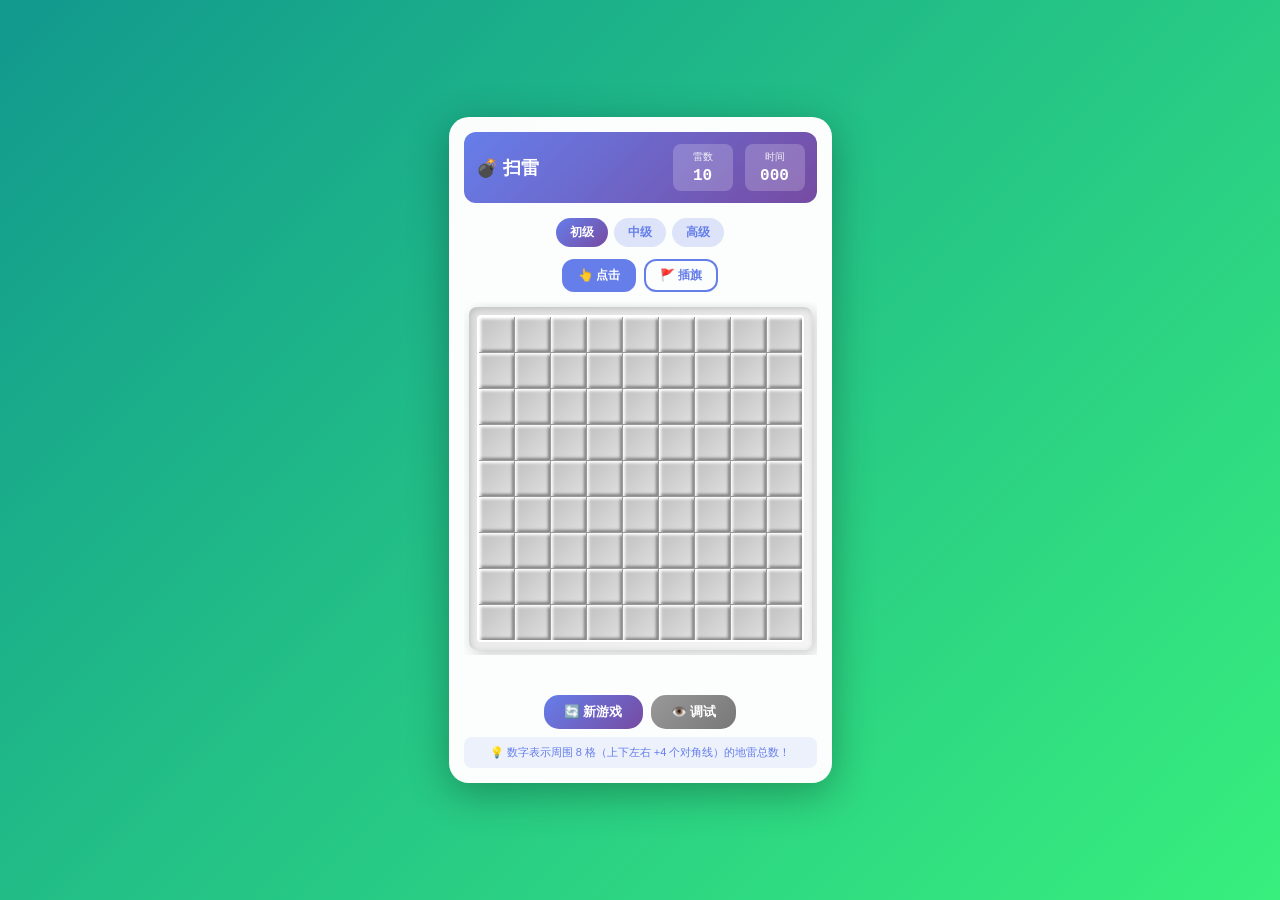
<file: src/main/resources/static/minesweeper.html>
<!DOCTYPE html>
<html lang="zh-CN">
<head>
    <meta charset="UTF-8">
    <meta name="viewport" content="width=device-width, initial-scale=1.0, maximum-scale=1.0, user-scalable=no">
    <meta name="apple-mobile-web-app-capable" content="yes">
    <title>💣 扫雷</title>
    <style>
        * {
            margin: 0;
            padding: 0;
            box-sizing: border-box;
            -webkit-tap-highlight-color: transparent;
        }

        body {
            font-family: -apple-system, BlinkMacSystemFont, 'Microsoft YaHei', sans-serif;
            background: linear-gradient(135deg, #11998e 0%, #38ef7d 100%);
            min-height: 100vh;
            display: flex;
            justify-content: center;
            align-items: center;
            padding: 10px;
            touch-action: none;
            overflow: hidden;
        }

        .game-container {
            background: rgba(255, 255, 255, 0.98);
            border-radius: 20px;
            padding: 15px;
            box-shadow: 0 10px 40px rgba(0, 0, 0, 0.3);
            max-width: 100%;
            max-height: 100vh;
            display: flex;
            flex-direction: column;
        }

        .game-header {
            display: flex;
            justify-content: space-between;
            align-items: center;
            margin-bottom: 15px;
            padding: 12px;
            background: linear-gradient(135deg, #667eea, #764ba2);
            border-radius: 12px;
            color: #fff;
            flex-shrink: 0;
        }

        .game-title {
            font-size: 18px;
            font-weight: bold;
        }

        .game-info {
            display: flex;
            gap: 12px;
        }

        .info-item {
            text-align: center;
            background: rgba(255, 255, 255, 0.2);
            padding: 6px 12px;
            border-radius: 8px;
            min-width: 60px;
        }

        .info-label {
            font-size: 10px;
            opacity: 0.9;
            margin-bottom: 3px;
        }

        .info-value {
            font-size: 16px;
            font-weight: bold;
            font-family: 'Courier New', monospace;
        }

        .difficulty-selector {
            display: flex;
            gap: 6px;
            margin-bottom: 12px;
            justify-content: center;
            flex-wrap: wrap;
            flex-shrink: 0;
        }

        .difficulty-btn {
            padding: 6px 14px;
            border: none;
            border-radius: 15px;
            background: rgba(102, 126, 234, 0.2);
            color: #667eea;
            cursor: pointer;
            font-weight: bold;
            font-size: 12px;
        }

        .difficulty-btn.active {
            background: linear-gradient(135deg, #667eea, #764ba2);
            color: #fff;
        }

        .mode-switch {
            display: flex;
            gap: 8px;
            justify-content: center;
            margin-bottom: 10px;
            flex-shrink: 0;
        }

        .mode-btn {
            padding: 6px 14px;
            border: 2px solid #667eea;
            border-radius: 12px;
            background: transparent;
            color: #667eea;
            font-weight: bold;
            cursor: pointer;
            font-size: 12px;
        }

        .mode-btn.active {
            background: #667eea;
            color: #fff;
        }

        .game-board-wrapper {
            display: flex;
            justify-content: center;
            align-items: center;
            flex: 1;
            overflow: hidden;
            min-height: 0;
            padding: 5px;
        }

        .game-board {
            display: inline-block;
            background: linear-gradient(135deg, #e0e0e0, #f5f5f5);
            padding: 8px;
            border-radius: 8px;
            box-shadow: inset 2px 2px 6px rgba(0, 0, 0, 0.15), 4px 4px 15px rgba(0, 0, 0, 0.2);
        }

        .board-grid {
            display: grid;
            gap: 1px;
            background: #999;
            border: 2px solid #fff;
            border-radius: 4px;
        }

        .cell {
            width: 25px;
            height: 25px;
            background: linear-gradient(135deg, #c0c0c0, #e0e0e0);
            display: flex;
            justify-content: center;
            align-items: center;
            font-weight: bold;
            font-size: 13px;
            cursor: pointer;
            box-shadow: inset 2px 2px 3px #fff, inset -2px -2px 3px #808080;
            user-select: none;
        }

        .cell.revealed {
            background: #e8e8e8;
            box-shadow: inset 1px 1px 2px rgba(0, 0, 0, 0.1);
        }

        .cell.mine {
            background: linear-gradient(135deg, #ff6b6b, #ee5a6f);
        }

        .cell.flagged {
            background: linear-gradient(135deg, #ffeaa7, #fdcb6e);
        }

        .cell[data-number="1"] { color: #0000ff; }
        .cell[data-number="2"] { color: #008000; }
        .cell[data-number="3"] { color: #ff0000; }
        .cell[data-number="4"] { color: #000080; }
        .cell[data-number="5"] { color: #800000; }
        .cell[data-number="6"] { color: #008080; }
        .cell[data-number="7"] { color: #000000; }
        .cell[data-number="8"] { color: #808080; }

        .game-message {
            text-align: center;
            margin: 8px 0;
            font-size: 14px;
            font-weight: bold;
            min-height: 24px;
            padding: 6px;
            border-radius: 8px;
        }

        .game-message.win {
            background: linear-gradient(135deg, #11998e, #38ef7d);
            color: #fff;
        }

        .game-message.lose {
            background: linear-gradient(135deg, #ff6b6b, #ee5a6f);
            color: #fff;
        }

        .game-controls {
            display: flex;
            gap: 8px;
            justify-content: center;
            flex-wrap: wrap;
            flex-shrink: 0;
        }

        .btn {
            padding: 8px 20px;
            border: none;
            border-radius: 15px;
            font-size: 13px;
            font-weight: bold;
            cursor: pointer;
            color: #fff;
        }

        .btn-new {
            background: linear-gradient(135deg, #667eea, #764ba2);
        }

        .btn-debug {
            background: linear-gradient(135deg, #999, #777);
        }

        .instructions {
            margin-top: 8px;
            padding: 8px;
            background: rgba(102, 126, 234, 0.1);
            border-radius: 8px;
            font-size: 11px;
            color: #667eea;
            text-align: center;
            flex-shrink: 0;
        }

        @media (max-width: 500px) {
            .game-container { padding: 10px; border-radius: 15px; }
            .cell { width: 22px; height: 22px; font-size: 12px; }
            .game-header { padding: 10px; }
            .game-title { font-size: 16px; }
            .info-item { min-width: 50px; padding: 5px 10px; }
            .info-value { font-size: 14px; }
            .difficulty-btn, .mode-btn { padding: 5px 12px; font-size: 11px; }
        }

        .board-grid.easy .cell { width: 35px; height: 35px; font-size: 15px; }
        .board-grid.hard .cell { width: 20px; height: 20px; font-size: 11px; }
    </style>
</head>
<body>
    <div class="game-container">
        <div class="game-header">
            <div class="game-title">💣 扫雷</div>
            <div class="game-info">
                <div class="info-item">
                    <div class="info-label">雷数</div>
                    <div class="info-value" id="mineCount">10</div>
                </div>
                <div class="info-item">
                    <div class="info-label">时间</div>
                    <div class="info-value" id="timer">000</div>
                </div>
            </div>
        </div>

        <div class="difficulty-selector">
            <button class="difficulty-btn active" onclick="setDifficulty('easy')">初级</button>
            <button class="difficulty-btn" onclick="setDifficulty('medium')">中级</button>
            <button class="difficulty-btn" onclick="setDifficulty('hard')">高级</button>
        </div>

        <div class="mode-switch">
            <button class="mode-btn active" id="clickMode" onclick="setMode('click')">👆 点击</button>
            <button class="mode-btn" id="flagMode" onclick="setMode('flag')">🚩 插旗</button>
        </div>

        <div class="game-board-wrapper">
            <div class="game-board">
                <div class="board-grid" id="board"></div>
            </div>
        </div>

        <div class="game-message" id="message"></div>

        <div class="game-controls">
            <button class="btn btn-new" onclick="newGame()">🔄 新游戏</button>
            <button class="btn btn-debug" onclick="toggleDebug()">👁️ 调试</button>
        </div>

        <div class="instructions">
            💡 数字表示周围 8 格（上下左右 +4 个对角线）的地雷总数！
        </div>
    </div>

    <script>
        const DIFFICULTIES = {
            easy: { rows: 9, cols: 9, mines: 10, class: 'easy' },
            medium: { rows: 16, cols: 16, mines: 40, class: '' },
            hard: { rows: 16, cols: 30, mines: 99, class: 'hard' }
        };

        let currentDifficulty = 'easy';
        let board = [], revealed = [], flagged = [], mines = [];
        let gameOver = false, firstClick = true, timer = 0, timerInterval = null, flagsPlaced = 0;
        let mode = 'click', showDebug = false;

        function initGame() {
            const config = DIFFICULTIES[currentDifficulty];
            board = []; revealed = []; flagged = []; mines = [];
            gameOver = false; firstClick = true; flagsPlaced = 0; timer = 0;
            if (timerInterval) clearInterval(timerInterval);
            document.getElementById('timer').textContent = '000';
            document.getElementById('mineCount').textContent = config.mines;
            document.getElementById('message').textContent = '';
            document.getElementById('message').className = 'game-message';

            for (let r = 0; r < config.rows; r++) {
                board[r] = []; revealed[r] = []; flagged[r] = [];
                for (let c = 0; c < config.cols; c++) {
                    board[r][c] = 0; revealed[r][c] = false; flagged[r][c] = false;
                }
            }
            renderBoard();
        }

        // 放置地雷 - 确保第一次点击绝对安全
        function placeMines(safeRow, safeCol) {
            const config = DIFFICULTIES[currentDifficulty];
            let placed = 0;
            
            // 定义安全区域（第一次点击位置 + 周围 8 格）
            const safeZone = new Set();
            for (let dr = -1; dr <= 1; dr++) {
                for (let dc = -1; dc <= 1; dc++) {
                    const sr = safeRow + dr;
                    const sc = safeCol + dc;
                    if (sr >= 0 && sr < config.rows && sc >= 0 && sc < config.cols) {
                        safeZone.add(`${sr},${sc}`);
                    }
                }
            }
            
            // 放置地雷，避开安全区域
            while (placed < config.mines) {
                const r = Math.floor(Math.random() * config.rows);
                const c = Math.floor(Math.random() * config.cols);
                const key = `${r},${c}`;
                
                if (safeZone.has(key) || mines.includes(key)) continue;
                
                mines.push(key);
                board[r][c] = -1;
                placed++;
            }

            // 计算每个格子周围的地雷数
            for (let r = 0; r < config.rows; r++) {
                for (let c = 0; c < config.cols; c++) {
                    if (board[r][c] === -1) continue;
                    board[r][c] = countMinesAround(r, c);
                }
            }
        }

        // 计算周围 8 格的地雷数
        function countMinesAround(row, col) {
            const config = DIFFICULTIES[currentDifficulty];
            let count = 0;
            
            for (let dr = -1; dr <= 1; dr++) {
                for (let dc = -1; dc <= 1; dc++) {
                    if (dr === 0 && dc === 0) continue;
                    
                    const nr = row + dr;
                    const nc = col + dc;
                    
                    if (nr >= 0 && nr < config.rows && nc >= 0 && nc < config.cols) {
                        if (board[nr][nc] === -1) count++;
                    }
                }
            }
            return count;
        }

        function renderBoard() {
            const config = DIFFICULTIES[currentDifficulty];
            const boardEl = document.getElementById('board');
            boardEl.className = `board-grid ${config.class || ''}`;
            boardEl.style.gridTemplateColumns = `repeat(${config.cols}, 1fr)`;
            boardEl.innerHTML = '';

            for (let r = 0; r < config.rows; r++) {
                for (let c = 0; c < config.cols; c++) {
                    const cell = document.createElement('div');
                    cell.className = 'cell';
                    
                    if (revealed[r][c]) {
                        cell.classList.add('revealed');
                        if (board[r][c] === -1) {
                            cell.classList.add('mine');
                            cell.textContent = '💣';
                        } else if (board[r][c] > 0) {
                            cell.textContent = board[r][c];
                            cell.dataset.number = board[r][c];
                        }
                        if (showDebug && mines.includes(`${r},${c}`)) {
                            cell.style.background = '#ff6b6b';
                        }
                    } else if (flagged[r][c]) {
                        cell.classList.add('flagged');
                        cell.textContent = '🚩';
                    }
                    
                    cell.addEventListener('click', () => handleClick(r, c));
                    cell.addEventListener('contextmenu', (e) => { e.preventDefault(); handleRightClick(r, c); });
                    cell.addEventListener('dblclick', (e) => { e.preventDefault(); handleRightClick(r, c); });
                    boardEl.appendChild(cell);
                }
            }
        }

        function handleClick(r, c) {
            if (gameOver || flagged[r][c] || revealed[r][c]) return;
            if (mode === 'flag') { handleRightClick(r, c); return; }
            
            if (firstClick) {
                firstClick = false;
                placeMines(r, c);
                startTimer();
            }
            
            revealCell(r, c);
            renderBoard();
            checkWin();
        }

        function handleRightClick(r, c) {
            if (gameOver || revealed[r][c]) return;
            flagged[r][c] = !flagged[r][c];
            flagsPlaced += flagged[r][c] ? 1 : -1;
            const config = DIFFICULTIES[currentDifficulty];
            document.getElementById('mineCount').textContent = config.mines - flagsPlaced;
            renderBoard();
        }

        function revealCell(r, c) {
            const config = DIFFICULTIES[currentDifficulty];
            if (r < 0 || r >= config.rows || c < 0 || c >= config.cols) return;
            if (revealed[r][c] || flagged[r][c]) return;
            
            revealed[r][c] = true;
            
            if (board[r][c] === -1) {
                gameOver = true;
                clearInterval(timerInterval);
                for (let i = 0; i < config.rows; i++) {
                    for (let j = 0; j < config.cols; j++) {
                        if (board[i][j] === -1) revealed[i][j] = true;
                    }
                }
                renderBoard();
                document.getElementById('message').textContent = '💥 游戏结束！';
                document.getElementById('message').className = 'game-message lose';
                return;
            }
            
            if (board[r][c] === 0) {
                for (let dr = -1; dr <= 1; dr++) {
                    for (let dc = -1; dc <= 1; dc++) {
                        if (dr === 0 && dc === 0) continue;
                        revealCell(r + dr, c + dc);
                    }
                }
            }
        }

        function checkWin() {
            if (gameOver) return;
            const config = DIFFICULTIES[currentDifficulty];
            let unrevealedSafe = 0;
            for (let r = 0; r < config.rows; r++) {
                for (let c = 0; c < config.cols; c++) {
                    if (!revealed[r][c] && board[r][c] !== -1) unrevealedSafe++;
                }
            }
            if (unrevealedSafe === 0) {
                gameOver = true;
                clearInterval(timerInterval);
                document.getElementById('message').textContent = `🎉 恭喜获胜！用时 ${timer} 秒！`;
                document.getElementById('message').className = 'game-message win';
            }
        }

        function startTimer() {
            timerInterval = setInterval(() => {
                timer++;
                document.getElementById('timer').textContent = timer.toString().padStart(3, '0');
            }, 1000);
        }

        function setDifficulty(level) {
            currentDifficulty = level;
            document.querySelectorAll('.difficulty-btn').forEach(btn => {
                btn.classList.remove('active');
                if (btn.textContent.includes(level === 'easy' ? '初级' : level === 'medium' ? '中级' : '高级')) 
                    btn.classList.add('active');
            });
            newGame();
        }

        function setMode(m) {
            mode = m;
            document.getElementById('clickMode').classList.toggle('active', m === 'click');
            document.getElementById('flagMode').classList.toggle('active', m === 'flag');
        }

        function toggleDebug() {
            showDebug = !showDebug;
            renderBoard();
        }

        function newGame() { initGame(); }

        initGame();
    </script>
</body>
</html>
</file>
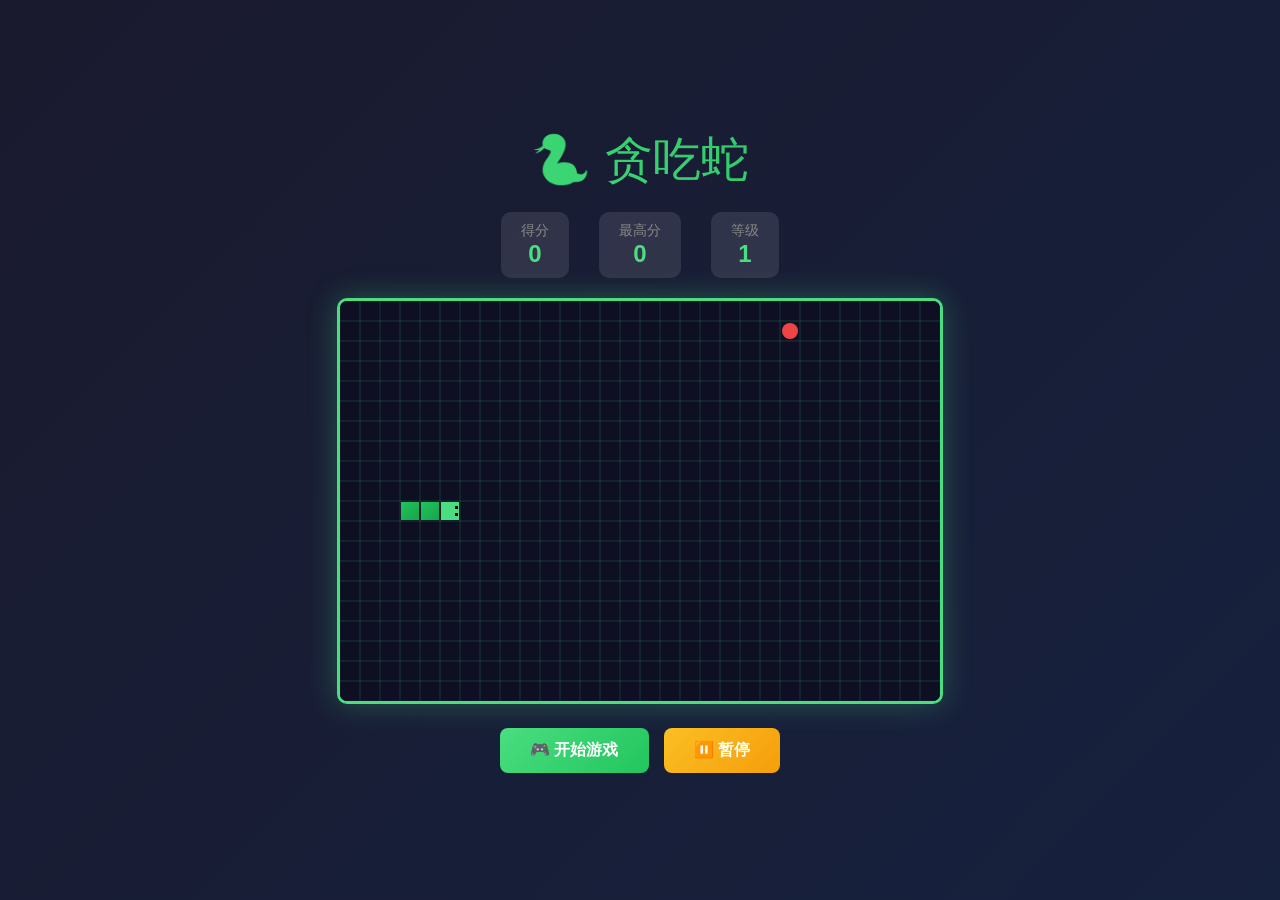
<file: src/main/resources/static/snake.html>
<!DOCTYPE html>
<html lang="zh-CN">
<head>
    <meta charset="UTF-8">
    <meta name="viewport" content="width=device-width, initial-scale=1.0">
    <title>🐍 贪吃蛇</title>
    <style>
        * { margin: 0; padding: 0; box-sizing: border-box; }
        body {
            font-family: 'Microsoft YaHei', sans-serif;
            background: linear-gradient(135deg, #1a1a2e 0%, #16213e 100%);
            min-height: 100vh;
            display: flex;
            flex-direction: column;
            align-items: center;
            justify-content: center;
            color: #fff;
        }
        .game-container {
            text-align: center;
            padding: 20px;
        }
        .game-title {
            font-size: 48px;
            margin-bottom: 20px;
            background: linear-gradient(45deg, #4ade80, #22c55e);
            -webkit-background-clip: text;
            -webkit-text-fill-color: transparent;
        }
        .game-info {
            display: flex;
            gap: 30px;
            justify-content: center;
            margin-bottom: 20px;
            font-size: 20px;
        }
        .info-item {
            background: rgba(255,255,255,0.1);
            padding: 10px 20px;
            border-radius: 10px;
        }
        .info-label {
            font-size: 14px;
            color: #888;
        }
        .info-value {
            font-size: 24px;
            font-weight: bold;
            color: #4ade80;
        }
        canvas {
            border: 3px solid #4ade80;
            border-radius: 10px;
            background: #0f0f23;
            box-shadow: 0 0 30px rgba(74, 222, 128, 0.3);
        }
        .controls {
            margin-top: 20px;
            display: flex;
            gap: 15px;
            justify-content: center;
        }
        .btn {
            padding: 12px 30px;
            font-size: 16px;
            border: none;
            border-radius: 8px;
            cursor: pointer;
            font-weight: bold;
            transition: all 0.3s;
        }
        .btn-start {
            background: linear-gradient(135deg, #4ade80, #22c55e);
            color: #fff;
        }
        .btn-start:hover { transform: scale(1.05); }
        .btn-pause {
            background: linear-gradient(135deg, #fbbf24, #f59e0b);
            color: #fff;
        }
        .game-over {
            position: fixed;
            top: 50%;
            left: 50%;
            transform: translate(-50%, -50%);
            background: rgba(0,0,0,0.9);
            padding: 40px;
            border-radius: 20px;
            text-align: center;
            display: none;
            z-index: 1000;
        }
        .game-over.show { display: block; }
        .game-over h2 {
            font-size: 36px;
            color: #ef4444;
            margin-bottom: 20px;
        }
        .game-over p {
            font-size: 20px;
            margin-bottom: 30px;
        }
        .mobile-controls {
            display: none;
            margin-top: 20px;
            gap: 10px;
        }
        .mobile-btn {
            width: 60px;
            height: 60px;
            font-size: 24px;
            border: none;
            border-radius: 10px;
            background: rgba(74, 222, 128, 0.3);
            color: #fff;
            cursor: pointer;
        }
        @media (max-width: 600px) {
            .mobile-controls { display: grid; grid-template-columns: repeat(3, 60px); }
            .btn-up { grid-column: 2; }
            .btn-left { grid-column: 1; grid-row: 2; }
            .btn-down { grid-column: 2; grid-row: 2; }
            .btn-right { grid-column: 3; grid-row: 2; }
        }
    </style>
</head>
<body>
    <div class="game-container">
        <div class="game-title">🐍 贪吃蛇</div>
        
        <div class="game-info">
            <div class="info-item">
                <div class="info-label">得分</div>
                <div class="info-value" id="score">0</div>
            </div>
            <div class="info-item">
                <div class="info-label">最高分</div>
                <div class="info-value" id="highScore">0</div>
            </div>
            <div class="info-item">
                <div class="info-label">等级</div>
                <div class="info-value" id="level">1</div>
            </div>
        </div>

        <canvas id="gameCanvas" width="600" height="400"></canvas>

        <div class="controls">
            <button class="btn btn-start" onclick="startGame()">🎮 开始游戏</button>
            <button class="btn btn-pause" onclick="pauseGame()">⏸️ 暂停</button>
        </div>

        <div class="mobile-controls">
            <button class="mobile-btn btn-up" onclick="changeDirection('up')">⬆️</button>
            <button class="mobile-btn btn-left" onclick="changeDirection('left')">⬅️</button>
            <button class="mobile-btn btn-down" onclick="changeDirection('down')">⬇️</button>
            <button class="mobile-btn btn-right" onclick="changeDirection('right')">➡️</button>
        </div>
    </div>

    <div class="game-over" id="gameOver">
        <h2>游戏结束</h2>
        <p>得分：<span id="finalScore">0</span></p>
        <button class="btn btn-start" onclick="restartGame()">🔄 再来一局</button>
    </div>

    <script>
        const canvas = document.getElementById('gameCanvas');
        const ctx = canvas.getContext('2d');
        const gridSize = 20;
        const tileCountX = canvas.width / gridSize;
        const tileCountY = canvas.height / gridSize;

        let snake = [];
        let food = {};
        let direction = 'right';
        let nextDirection = 'right';
        let score = 0;
        let highScore = localStorage.getItem('snakeHighScore') || 0;
        let level = 1;
        let gameSpeed = 150;
        let gameLoop = null;
        let isPaused = false;
        let isGameRunning = false;

        document.getElementById('highScore').textContent = highScore;

        function initGame() {
            snake = [
                {x: 5, y: 10},
                {x: 4, y: 10},
                {x: 3, y: 10}
            ];
            direction = 'right';
            nextDirection = 'right';
            score = 0;
            level = 1;
            gameSpeed = 150;
            updateScore();
            placeFood();
        }

        function placeFood() {
            do {
                food = {
                    x: Math.floor(Math.random() * tileCountX),
                    y: Math.floor(Math.random() * tileCountY)
                };
            } while (snake.some(segment => segment.x === food.x && segment.y === food.y));
        }

        function draw() {
            // 清空画布
            ctx.fillStyle = '#0f0f23';
            ctx.fillRect(0, 0, canvas.width, canvas.height);

            // 绘制网格
            ctx.strokeStyle = 'rgba(74, 222, 128, 0.1)';
            for (let x = 0; x < tileCountX; x++) {
                for (let y = 0; y < tileCountY; y++) {
                    ctx.strokeRect(x * gridSize, y * gridSize, gridSize, gridSize);
                }
            }

            // 绘制食物
            ctx.fillStyle = '#ef4444';
            ctx.beginPath();
            ctx.arc(
                food.x * gridSize + gridSize/2,
                food.y * gridSize + gridSize/2,
                gridSize/2 - 2,
                0,
                Math.PI * 2
            );
            ctx.fill();

            // 绘制蛇
            snake.forEach((segment, index) => {
                if (index === 0) {
                    // 蛇头
                    ctx.fillStyle = '#4ade80';
                } else {
                    // 蛇身
                    const gradient = ctx.createLinearGradient(
                        segment.x * gridSize,
                        segment.y * gridSize,
                        (segment.x + 1) * gridSize,
                        (segment.y + 1) * gridSize
                    );
                    gradient.addColorStop(0, '#22c55e');
                    gradient.addColorStop(1, '#16a34a');
                    ctx.fillStyle = gradient;
                }

                ctx.fillRect(
                    segment.x * gridSize + 1,
                    segment.y * gridSize + 1,
                    gridSize - 2,
                    gridSize - 2
                );

                // 蛇眼睛
                if (index === 0) {
                    ctx.fillStyle = '#000';
                    const eyeSize = 3;
                    const eyeOffset = 5;
                    
                    if (direction === 'right') {
                        ctx.fillRect(segment.x * gridSize + gridSize - eyeOffset, segment.y * gridSize + 5, eyeSize, eyeSize);
                        ctx.fillRect(segment.x * gridSize + gridSize - eyeOffset, segment.y * gridSize + gridSize - 8, eyeSize, eyeSize);
                    } else if (direction === 'left') {
                        ctx.fillRect(segment.x * gridSize + eyeOffset - 2, segment.y * gridSize + 5, eyeSize, eyeSize);
                        ctx.fillRect(segment.x * gridSize + eyeOffset - 2, segment.y * gridSize + gridSize - 8, eyeSize, eyeSize);
                    } else if (direction === 'up') {
                        ctx.fillRect(segment.x * gridSize + 5, segment.y * gridSize + eyeOffset - 2, eyeSize, eyeSize);
                        ctx.fillRect(segment.x * gridSize + gridSize - 8, segment.y * gridSize + eyeOffset - 2, eyeSize, eyeSize);
                    } else {
                        ctx.fillRect(segment.x * gridSize + 5, segment.y * gridSize + gridSize - eyeOffset, eyeSize, eyeSize);
                        ctx.fillRect(segment.x * gridSize + gridSize - 8, segment.y * gridSize + gridSize - eyeOffset, eyeSize, eyeSize);
                    }
                }
            });
        }

        function update() {
            direction = nextDirection;
            
            const head = {x: snake[0].x, y: snake[0].y};
            
            switch(direction) {
                case 'up': head.y--; break;
                case 'down': head.y++; break;
                case 'left': head.x--; break;
                case 'right': head.x++; break;
            }

            // 检查碰撞
            if (head.x < 0 || head.x >= tileCountX || head.y < 0 || head.y >= tileCountY ||
                snake.some(segment => segment.x === head.x && segment.y === head.y)) {
                gameOver();
                return;
            }

            snake.unshift(head);

            // 检查是否吃到食物
            if (head.x === food.x && head.y === food.y) {
                score += 10 * level;
                updateScore();
                placeFood();
                
                // 每 100 分升一级
                if (score >= level * 100) {
                    level++;
                    gameSpeed = Math.max(50, gameSpeed - 20);
                    updateScore();
                    restartGameLoop();
                }
            } else {
                snake.pop();
            }
        }

        function updateScore() {
            document.getElementById('score').textContent = score;
            document.getElementById('level').textContent = level;
            if (score > highScore) {
                highScore = score;
                document.getElementById('highScore').textContent = highScore;
                localStorage.setItem('snakeHighScore', highScore);
            }
        }

        function gameStep() {
            if (!isPaused && isGameRunning) {
                update();
                draw();
            }
        }

        function startGame() {
            if (isGameRunning) return;
            initGame();
            isGameRunning = true;
            isPaused = false;
            gameLoop = setInterval(gameStep, gameSpeed);
            draw();
        }

        function restartGameLoop() {
            clearInterval(gameLoop);
            gameLoop = setInterval(gameStep, gameSpeed);
        }

        function pauseGame() {
            if (!isGameRunning) return;
            isPaused = !isPaused;
        }

        function gameOver() {
            isGameRunning = false;
            clearInterval(gameLoop);
            document.getElementById('finalScore').textContent = score;
            document.getElementById('gameOver').classList.add('show');
        }

        function restartGame() {
            document.getElementById('gameOver').classList.remove('show');
            startGame();
        }

        function changeDirection(newDirection) {
            const opposites = {
                'up': 'down',
                'down': 'up',
                'left': 'right',
                'right': 'left'
            };
            
            if (opposites[newDirection] !== direction) {
                nextDirection = newDirection;
            }
        }

        document.addEventListener('keydown', (e) => {
            switch(e.key) {
                case 'ArrowUp': case 'w': case 'W': changeDirection('up'); break;
                case 'ArrowDown': case 's': case 'S': changeDirection('down'); break;
                case 'ArrowLeft': case 'a': case 'A': changeDirection('left'); break;
                case 'ArrowRight': case 'd': case 'D': changeDirection('right'); break;
                case ' ': pauseGame(); break;
            }
        });

        // 初始绘制
        initGame();
        draw();
    </script>
</body>
</html>
</file>
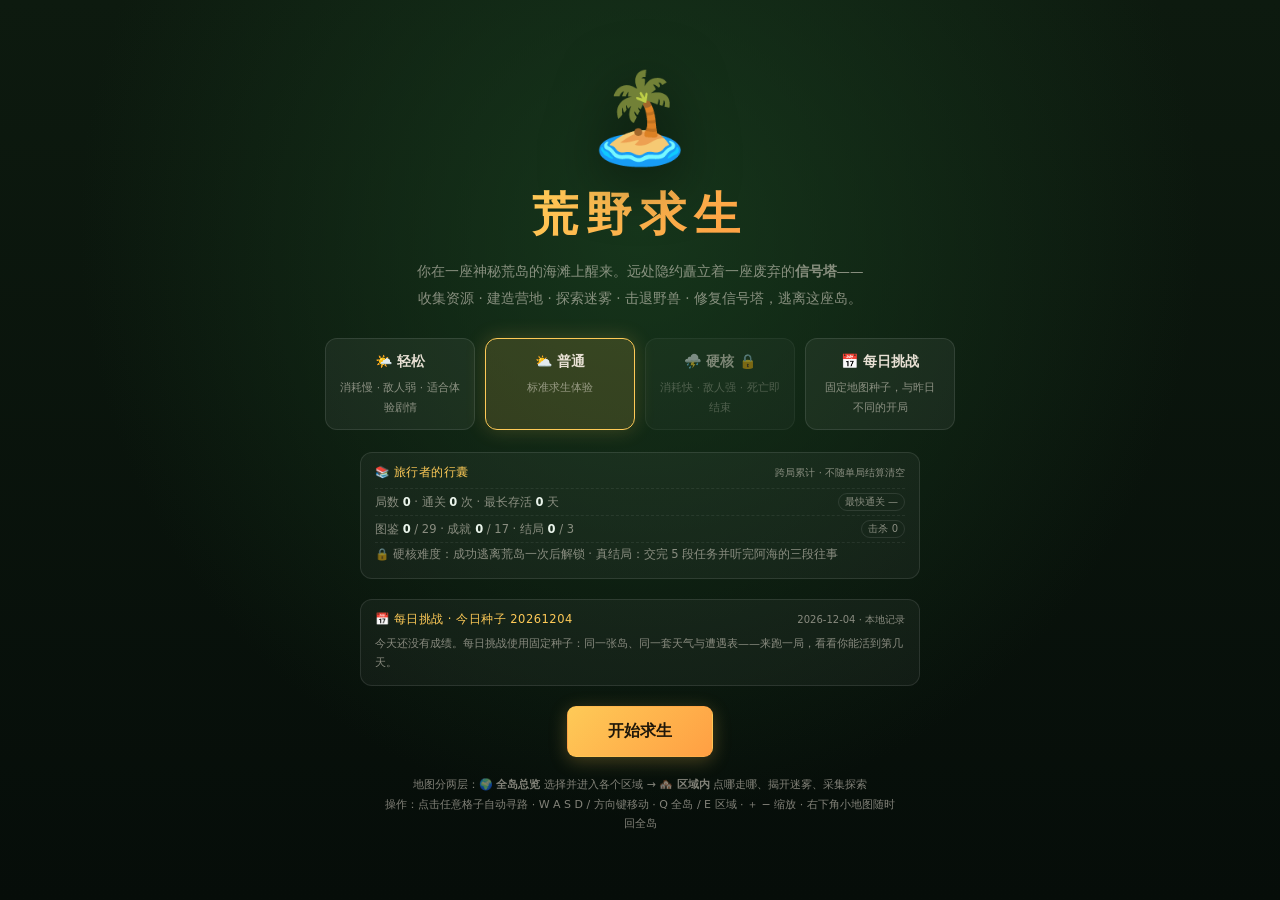
<file: src/main/resources/static/survival.html>
<!DOCTYPE html>
<html lang="zh-CN">
<head>
<meta charset="UTF-8">
<meta name="viewport" content="width=device-width, initial-scale=1.0">
<title>荒野求生 · 逃离荒岛</title>
<style>
:root{
  --bg0:#0a1410; --bg1:#101f18; --panel:rgba(255,255,255,.045); --panel2:rgba(255,255,255,.075);
  --line:rgba(255,255,255,.10); --line2:rgba(255,255,255,.18);
  --gold:#feca57; --amber:#ff9f43; --green:#2ecc71; --red:#ff6b6b; --blue:#54a0ff; --purple:#a66cff;
  --txt:#e8e0d4; --dim:rgba(232,224,212,.55); --dim2:rgba(232,224,212,.32);
  --r:12px;
}
*{margin:0;padding:0;box-sizing:border-box}
html,body{height:100%}
body{
  font-family:-apple-system,BlinkMacSystemFont,'Microsoft YaHei',system-ui,sans-serif;
  color:var(--txt);overflow:hidden;
  background:radial-gradient(ellipse at 15% 0%,rgba(46,204,113,.10) 0%,transparent 55%),
             radial-gradient(ellipse at 85% 100%,rgba(254,202,87,.07) 0%,transparent 55%),
             linear-gradient(180deg,#0a1410 0%,#14241b 55%,#0a1410 100%);
  background-attachment:fixed;
}
::-webkit-scrollbar{width:6px;height:6px}
::-webkit-scrollbar-track{background:rgba(0,0,0,.25);border-radius:3px}
::-webkit-scrollbar-thumb{background:rgba(254,202,87,.28);border-radius:3px}
::-webkit-scrollbar-thumb:hover{background:rgba(254,202,87,.45)}
button{font-family:inherit}
.hidden{display:none!important}

/* ---------- HUD ---------- */
.hud{
  height:54px;display:flex;align-items:center;gap:16px;padding:0 18px;position:relative;z-index:60;
  background:linear-gradient(180deg,rgba(10,21,16,.98),rgba(13,26,15,.93));
  border-bottom:1px solid rgba(254,202,87,.18);backdrop-filter:blur(14px);
}
.hud-brand{font-size:15px;font-weight:800;letter-spacing:2px;color:var(--gold);white-space:nowrap}
.hud-brand small{display:block;font-size:9px;letter-spacing:3px;color:var(--dim2);font-weight:600}
.hud-day{font-size:19px;font-weight:900;color:var(--gold);white-space:nowrap}
.hud-chips{display:flex;gap:7px;flex-wrap:wrap;align-items:center}
.chip{
  font-size:11.5px;font-weight:700;padding:4px 11px;border-radius:20px;
  background:rgba(255,255,255,.07);border:1px solid var(--line);white-space:nowrap;
}
.chip.night{background:rgba(120,70,200,.28);color:#c8a0ff;border-color:rgba(200,160,255,.35)}
.chip.blood{background:rgba(200,30,30,.34);color:#ff8080;border-color:rgba(255,107,107,.45);animation:bp 2s infinite}
.chip.warn{background:rgba(255,159,67,.22);color:var(--amber);border-color:rgba(255,159,67,.4)}
.chip.good{background:rgba(46,204,113,.18);color:#7dcea0;border-color:rgba(46,204,113,.35)}
@keyframes bp{0%,100%{box-shadow:0 0 0 rgba(255,107,107,0)}50%{box-shadow:0 0 18px rgba(255,107,107,.55)}}
.hud-right{margin-left:auto;display:flex;gap:8px;align-items:center}
.icon-btn{
  width:34px;height:34px;border-radius:9px;border:1px solid var(--line);background:rgba(255,255,255,.05);
  color:var(--txt);cursor:pointer;font-size:15px;display:flex;align-items:center;justify-content:center;transition:.2s;
}
.icon-btn:hover{background:rgba(255,255,255,.13);transform:translateY(-1px)}
.icon-btn.on{border-color:rgba(254,202,87,.5);color:var(--gold)}

/* ---------- Layout ---------- */
.layout{
  display:grid;grid-template-columns:252px minmax(360px,1fr) 320px;gap:10px;
  height:calc(100% - 54px - 34px);padding:10px;position:relative;z-index:1;
}
.col{overflow-y:auto;display:flex;flex-direction:column;gap:10px;padding-right:2px}
.card{background:var(--panel);border:1px solid var(--line);border-radius:var(--r);padding:12px;position:relative}
.card.glow::before{
  content:'';position:absolute;top:0;left:8%;right:8%;height:1px;
  background:linear-gradient(90deg,transparent,rgba(254,202,87,.4),transparent);
}
.card-title{
  font-size:10px;font-weight:800;color:var(--gold);letter-spacing:1.6px;text-transform:uppercase;
  margin-bottom:9px;display:flex;align-items:center;gap:6px;justify-content:space-between;
}
.card-title span.sub{color:var(--dim2);letter-spacing:0;text-transform:none;font-size:10px;font-weight:600}

/* ---------- Character / vitals ---------- */
.char-head{display:flex;align-items:center;gap:11px}
.char-emoji{font-size:40px;line-height:1;filter:drop-shadow(0 4px 12px rgba(0,0,0,.55));animation:bob 3s ease-in-out infinite}
@keyframes bob{0%,100%{transform:translateY(0)}50%{transform:translateY(-3px)}}
.char-meta{flex:1;min-width:0}
.char-name{font-size:14px;font-weight:800}
.char-tag{font-size:10px;color:var(--dim2);margin-top:2px}
.bars{display:flex;flex-direction:column;gap:7px;margin-top:11px}
.bar-row{display:flex;align-items:center;gap:7px}
.bar-ico{width:16px;text-align:center;font-size:12px;flex-shrink:0}
.bar-track{flex:1;height:8px;background:rgba(0,0,0,.42);border-radius:5px;overflow:hidden}
.bar-fill{height:100%;border-radius:5px;transition:width .45s ease}
.bar-fill.health{background:linear-gradient(90deg,#ff6b6b,#ee5a6f)}
.bar-fill.hunger{background:linear-gradient(90deg,#feca57,#ff9f43)}
.bar-fill.thirst{background:linear-gradient(90deg,#54a0ff,#2e86de)}
.bar-fill.energy{background:linear-gradient(90deg,#a66cff,#5f27cd)}
.bar-fill.temp{background:linear-gradient(90deg,#48dbfb,#0abde3)}
.bar-val{width:46px;text-align:right;font-size:10.5px;font-weight:700;flex-shrink:0;font-variant-numeric:tabular-nums;color:var(--dim)}
.bar-row.danger .bar-val{color:var(--red)}
.badges{display:flex;flex-wrap:wrap;gap:5px;margin-top:9px}
.badge{font-size:10px;font-weight:700;padding:3px 8px;border-radius:20px;border:1px solid var(--line);background:rgba(255,255,255,.06)}
.badge.bad{background:rgba(255,71,87,.2);color:#ff9a9a;border-color:rgba(255,71,87,.35)}
.badge.good{background:rgba(46,204,113,.18);color:#7dcea0;border-color:rgba(46,204,113,.32)}
.badge.info{background:rgba(84,160,255,.16);color:#9ecbff;border-color:rgba(84,160,255,.3)}

/* ---------- Map ---------- */
.map-card{flex:0 0 auto}
.map-head{display:flex;align-items:center;justify-content:space-between;margin-bottom:8px;gap:8px;flex-wrap:wrap}
.map-tools{display:flex;gap:5px;align-items:center;flex-wrap:wrap}
.tool-btn{
  border:1px solid var(--line);background:rgba(255,255,255,.05);color:var(--txt);cursor:pointer;
  height:28px;min-width:28px;padding:0 9px;border-radius:8px;font-size:12px;font-weight:700;
  display:inline-flex;align-items:center;justify-content:center;gap:4px;transition:.16s;
}
.tool-btn:hover{background:rgba(255,255,255,.13)}
.tool-btn.on{background:rgba(254,202,87,.18);border-color:rgba(254,202,87,.5);color:var(--gold)}
.map-viewport{
  position:relative;overflow:hidden;height:min(66vh,580px);border-radius:10px;border:1px solid var(--line);
  background:radial-gradient(ellipse at 30% 20%,#123a52 0%,#0d2436 55%,#081824 100%);
}
.world-wrap{position:absolute;inset:0;overflow:hidden;cursor:grab;touch-action:none}
.world-wrap.drag{cursor:grabbing}
.world-inner{width:100%;height:100%;transform-origin:center center;transition:transform .2s ease}
.world-inner svg{width:100%;height:100%;display:block}
.zone-wrap{position:absolute;inset:0;overflow:auto;display:flex;padding:12px}
.zone-grid{display:grid;gap:4px;margin:auto}
.map-legend{display:flex;flex-wrap:wrap;gap:4px 12px;margin-top:9px;font-size:10px;color:var(--dim)}
.map-legend span{display:inline-flex;align-items:center;gap:5px}
.map-legend i{width:10px;height:10px;border-radius:3px;display:inline-block;flex-shrink:0}
.map-hint{font-size:10.5px;color:var(--dim2);text-align:center;margin-top:8px;line-height:1.5}
/* zone tiles */
.tile{
  position:relative;border-radius:7px;display:flex;align-items:center;justify-content:center;
  cursor:default;transition:.16s;border:1px solid rgba(255,255,255,.10);background:rgba(255,255,255,.04);
  overflow:hidden;user-select:none;font-size:18px;
}
.tile.fog{background:repeating-linear-gradient(45deg,rgba(0,0,0,.42),rgba(0,0,0,.42) 6px,rgba(18,28,38,.5) 6px,rgba(18,28,38,.5) 12px);color:transparent;border-color:rgba(255,255,255,.05)}
.tile.revealed{border-color:rgba(0,0,0,.10)}
.tile.reach{cursor:pointer;border-color:rgba(254,202,87,.65);box-shadow:inset 0 0 0 2px rgba(254,202,87,.35), inset 0 0 14px rgba(254,202,87,.12)}
.tile.reach:hover{transform:scale(1.08);filter:brightness(1.18);z-index:3}
.tile.here{border-color:#7CFFB0 !important;box-shadow:0 0 0 3px rgba(46,204,113,.55), 0 0 18px rgba(46,204,113,.6);z-index:4}
.tile.here .ti-ico{animation:herePulse 1.6s ease-in-out infinite}
@keyframes herePulse{0%,100%{transform:scale(1)}50%{transform:scale(1.12)}}
.tile.poi{border-color:rgba(254,202,87,.75)}
.tile .dot{position:absolute;bottom:3px;right:3px;width:8px;height:8px;border-radius:50%;background:var(--gold);box-shadow:0 0 0 1px rgba(0,0,0,.5)}
.tile.frontier{border:2px dashed rgba(254,202,87,.8);background:rgba(254,202,87,.10);cursor:pointer;animation:frontGlow 1.8s ease-in-out infinite}
@keyframes frontGlow{0%,100%{box-shadow:inset 0 0 10px rgba(254,202,87,.15)}50%{box-shadow:inset 0 0 18px rgba(254,202,87,.42)}}
.tile.frontier .q{font-size:22px;font-weight:900;color:#feca57;text-shadow:0 1px 4px rgba(0,0,0,.7)}
.tile.frontier:hover{transform:scale(1.08);background:rgba(254,202,87,.24);z-index:3}
.tile.path{border-color:#7CFFB0 !important;box-shadow:inset 0 0 0 2px rgba(124,255,176,.6) !important;background:rgba(124,255,176,.16) !important}
.tile .ti-ico{line-height:1}
.tile .you{position:absolute;bottom:2px;right:2px;width:17px;height:17px;border-radius:50%;background:#2ecc71;border:2px solid #fff;box-shadow:0 0 9px rgba(46,204,113,.95);display:flex;align-items:center;justify-content:center;font-size:10px;line-height:1;z-index:6;animation:herePulse 1.5s ease-in-out infinite}
.tile.shop{border-color:#feca57 !important;box-shadow:0 0 0 2px rgba(254,202,87,.55), 0 0 14px rgba(254,202,87,.5) !important;z-index:3}
.tile.shop::before{content:'⛺';position:absolute;top:1px;left:2px;font-size:12px;line-height:1;filter:drop-shadow(0 1px 2px rgba(0,0,0,.85));z-index:5}
.tile.den{border-color:rgba(255,107,107,.7) !important;box-shadow:inset 0 0 14px rgba(255,71,87,.4)}
.tile.den::before{content:'🩸';position:absolute;top:1px;left:2px;font-size:12px;line-height:1;filter:drop-shadow(0 1px 2px rgba(0,0,0,.85));z-index:5}
.tile.richmark::after{content:'';position:absolute;top:3px;right:3px;width:0;height:0;border-left:9px solid transparent;border-top:9px solid #feca57;opacity:.85}
.tipbar{
  display:flex;align-items:center;gap:10px;padding:8px 10px;margin-bottom:8px;border-radius:9px;
  background:rgba(84,160,255,.14);border:1px solid rgba(84,160,255,.35);font-size:11.5px;line-height:1.5;
}
.tipbar span{flex:1;color:#cfe4ff}
.mini-map{
  position:absolute;right:10px;bottom:10px;width:88px;height:88px;border-radius:9px;overflow:hidden;
  border:1px solid var(--line2);cursor:pointer;background:#08161f;z-index:5;opacity:.93;transition:.16s;
}
.mini-map:hover{opacity:1;transform:scale(1.04)}
.mini-map svg{width:100%;height:100%;display:block}
.zone-legend{display:flex;flex-wrap:wrap;gap:4px 12px;font-size:10.5px;color:var(--dim);align-items:center}
.fight-fill.rage{background:linear-gradient(90deg,#ff9f43,#feca57)}
/* world map bits */
.wm-cell{transition:opacity .2s}
.wm-region{cursor:pointer}
.wm-label{font-weight:800;pointer-events:none;text-anchor:middle;dominant-baseline:central}
.wm-halo{pointer-events:none}
@keyframes pinPulse{0%,100%{opacity:1;transform:scale(1)}50%{opacity:.55;transform:scale(1.22)}}
.wm-pin{transform-box:fill-box;transform-origin:center;animation:pinPulse 1.8s ease-in-out infinite}
.region-chips{display:flex;flex-wrap:wrap;gap:5px;margin-top:9px}
.region-chip{
  font-size:10.5px;font-weight:700;padding:4px 9px;border-radius:20px;cursor:pointer;
  border:1px solid var(--line);background:rgba(255,255,255,.05);color:var(--txt);transition:.16s;
}
.region-chip:hover{background:rgba(255,255,255,.13)}
.region-chip.on{background:rgba(46,204,113,.2);border-color:rgba(46,204,113,.55);color:#8ce0ab}
.region-chip.lock{opacity:.45;cursor:not-allowed}

/* ---------- Site panel ---------- */
.site-head{display:flex;align-items:center;gap:12px}
.site-ico{font-size:34px;line-height:1;filter:drop-shadow(0 3px 9px rgba(0,0,0,.45))}
.site-name{font-size:17px;font-weight:900;letter-spacing:1px}
.site-desc{font-size:11.5px;color:var(--dim);line-height:1.6;margin-top:6px}
.act-row{display:flex;flex-wrap:wrap;gap:7px;margin-top:10px}
.btn{
  border:1px solid var(--line);background:rgba(255,255,255,.06);color:var(--txt);cursor:pointer;
  padding:9px 13px;border-radius:9px;font-size:12px;font-weight:700;transition:.18s;display:inline-flex;
  align-items:center;gap:6px;white-space:nowrap;
}
.btn:hover{background:rgba(255,255,255,.13);transform:translateY(-1px)}
.btn:active{transform:scale(.96)}
.btn:disabled,.btn.off{opacity:.35;cursor:not-allowed;transform:none}
.btn.primary{background:linear-gradient(135deg,#feca57,#ff9f43);color:#20180a;border-color:transparent;box-shadow:0 4px 18px rgba(254,202,87,.25)}
.btn.green{background:linear-gradient(135deg,#2ecc71,#27ae60);border-color:transparent;color:#06210f}
.btn.blue{background:linear-gradient(135deg,#3d8bfd,#2668d8);border-color:transparent}
.btn.red{background:linear-gradient(135deg,#e74c3c,#c0392b);border-color:transparent}
.btn.ghost{background:transparent}
.btn.sm{padding:6px 10px;font-size:11px;border-radius:7px}

/* ---------- Tabs ---------- */
.tabs{display:grid;grid-template-columns:repeat(4,1fr);gap:4px;background:rgba(0,0,0,.24);border-radius:10px;padding:4px}
.tabs.two{grid-template-columns:repeat(3,1fr)}
.tab{
  position:relative;
  padding:7px 2px;border:none;background:none;color:var(--dim2);font-size:10.5px;font-weight:700;
  cursor:pointer;border-radius:7px;transition:.18s;
}
.tab:hover{color:var(--dim)}
.tab.active{color:var(--gold);background:rgba(254,202,87,.15)}
.tab.notify::after{
  content:'';position:absolute;top:5px;right:7px;width:7px;height:7px;border-radius:50%;
  background:var(--red);box-shadow:0 0 6px rgba(255,107,107,.8);
}
.affix-tag{
  display:inline-block;font-size:9.5px;font-weight:700;padding:2px 7px;border-radius:12px;
  background:rgba(166,108,255,.18);color:#c8a0ff;border:1px solid rgba(166,108,255,.35);
}
.quick-tabs{display:flex;gap:5px;margin-top:9px;flex-wrap:wrap}
.quick-tabs .tool-btn{flex:1;justify-content:center}
.tab-pane{display:none}
.tab-pane.active{display:block;animation:fadeIn .28s ease}
@keyframes fadeIn{from{opacity:0;transform:translateY(6px)}to{opacity:1;transform:translateY(0)}}

/* ---------- Lists ---------- */
.grid-res{display:grid;grid-template-columns:repeat(3,1fr);gap:5px}
.res{padding:7px 3px;background:rgba(255,255,255,.04);border:1px solid var(--line);border-radius:8px;text-align:center}
.res .ri{font-size:17px}
.res .rc{font-size:12.5px;font-weight:900;color:var(--gold)}
.res .rn{font-size:9px;color:var(--dim2);font-weight:600}
.res.perish{border-color:rgba(255,159,67,.35)}
.row{
  padding:9px 10px;margin-bottom:5px;border-radius:9px;background:rgba(255,255,255,.035);
  border:1px solid var(--line);border-left:3px solid rgba(255,255,255,.12);
}
.row.done{border-left-color:var(--green);background:rgba(46,204,113,.07)}
.row.cur{border-left-color:var(--gold);background:rgba(254,202,87,.07)}
.row.locked{opacity:.5}
.row.lock{border-left-color:rgba(255,107,107,.5)}
.r-name{font-size:12px;font-weight:800;display:flex;justify-content:space-between;gap:6px;align-items:center}
.r-sub{font-size:10px;color:var(--dim2);margin-top:3px;line-height:1.5}
.meter{height:5px;background:rgba(0,0,0,.35);border-radius:3px;overflow:hidden;margin-top:6px}
.meter i{display:block;height:100%;background:linear-gradient(90deg,var(--amber),var(--gold));border-radius:3px;transition:width .4s}
.empty{font-size:11px;color:var(--dim2);text-align:center;padding:16px 8px;line-height:1.7}
.quest-bar{font-size:11px;color:var(--dim);line-height:1.6}

/* ---------- Log ---------- */
.logbar{
  position:fixed;left:0;right:0;bottom:0;z-index:70;background:rgba(10,21,16,.97);
  border-top:1px solid var(--line);
}
.logbar.collapsed{height:34px}
.logbar.open{height:172px}
.log-toggle{height:34px;display:flex;align-items:center;gap:8px;padding:0 18px;cursor:pointer;font-size:11px;font-weight:700}
.log-toggle:hover{background:rgba(255,255,255,.03)}
.log-toggle .new{color:var(--gold)}
.log-body{height:calc(100% - 34px);overflow-y:auto;padding:2px 18px 10px}
.log-line{font-size:11px;padding:2px 0;border-bottom:1px solid rgba(255,255,255,.03);color:var(--dim);line-height:1.5}
.log-line.good{color:#7dcea0}.log-line.bad{color:#ff9a9a}
.log-line.warn{color:var(--amber)}.log-line.fight{color:#ff8080;font-weight:600}
.log-line.event{color:var(--gold);font-weight:600}

/* ---------- Screens ---------- */
.screen{
  position:fixed;inset:0;z-index:200;display:flex;flex-direction:column;align-items:center;justify-content:center;
  padding:24px;overflow-y:auto;
}
/* 战斗 / 结算必须压在弹窗之上：否则商店开着时遇袭，战斗界面被盖住点不动 */
#fightScreen,#endingScreen{z-index:340}
.screen.hidden{display:none}
#startScreen{background:radial-gradient(ellipse at 50% 25%,rgba(26,64,32,.75) 0%,transparent 62%),linear-gradient(180deg,#0d1a0f,#060d09)}
#fightScreen{background:radial-gradient(ellipse at 50% 25%,rgba(58,10,10,.8) 0%,transparent 62%),linear-gradient(180deg,#150808,#080303)}
#endingScreen{background:radial-gradient(ellipse at 50% 25%,rgba(30,50,80,.8) 0%,transparent 62%),linear-gradient(180deg,#08111d,#03060b)}
.big-emoji{font-size:88px;margin-bottom:14px;animation:floaty 3s ease-in-out infinite;filter:drop-shadow(0 10px 30px rgba(0,0,0,.6))}
@keyframes floaty{0%,100%{transform:translateY(0)}50%{transform:translateY(-12px)}}
.big-title{
  font-size:46px;font-weight:900;letter-spacing:8px;margin-bottom:12px;
  background:linear-gradient(135deg,#feca57,#ff9f43,#feca57);background-size:200% 200%;
  -webkit-background-clip:text;background-clip:text;-webkit-text-fill-color:transparent;animation:shine 3s infinite;
}
@keyframes shine{0%,100%{background-position:0% 50%}50%{background-position:100% 50%}}
.screen-desc{font-size:13.5px;line-height:2;color:var(--dim);text-align:center;max-width:520px;margin-bottom:26px}
.screen-actions{display:flex;gap:12px;flex-wrap:wrap;justify-content:center}
.diff-grid{display:flex;gap:10px;margin-bottom:22px;flex-wrap:wrap;justify-content:center}
.diff-card{
  width:150px;padding:14px;border-radius:12px;border:1px solid var(--line);background:rgba(255,255,255,.05);
  cursor:pointer;transition:.2s;text-align:center;
}
.diff-card:hover{transform:translateY(-3px);background:rgba(255,255,255,.1)}
.diff-card.on{border-color:var(--gold);background:rgba(254,202,87,.15);box-shadow:0 0 20px rgba(254,202,87,.2)}
.diff-card b{display:block;font-size:14px;margin-bottom:5px}
.diff-card span{font-size:10.5px;color:var(--dim);line-height:1.5}

/* ---------- 每日挑战排行榜 ---------- */
.daily-board{
  width:min(560px,92vw);margin:0 auto 20px;padding:12px 14px;border-radius:12px;
  border:1px solid var(--line);background:rgba(255,255,255,.04);text-align:left;
}
.daily-board .db-title{
  font-size:11.5px;color:var(--gold);letter-spacing:.5px;margin-bottom:8px;
  display:flex;justify-content:space-between;align-items:center;
}
.daily-board .db-title small{color:var(--dim);font-size:10px;letter-spacing:0}
.daily-board .db-row{
  display:flex;align-items:center;gap:8px;padding:4px 0;font-size:11.5px;
  border-top:1px dashed rgba(255,255,255,.07);
}
.daily-board .db-row:first-of-type{border-top:none}
.daily-board .db-rank{
  width:20px;height:20px;flex:none;border-radius:6px;display:flex;align-items:center;justify-content:center;
  font-size:10.5px;background:rgba(255,255,255,.08);color:var(--dim);
}
.daily-board .db-row.top1 .db-rank{background:rgba(254,202,87,.22);color:var(--gold)}
.daily-board .db-what{flex:1;color:var(--dim);overflow:hidden;text-overflow:ellipsis;white-space:nowrap}
.daily-board .db-what b{color:#e9f3ea}
.daily-board .db-day{color:var(--gold);font-weight:600}
.daily-board .db-rating{
  font-size:10px;padding:1px 6px;border-radius:99px;border:1px solid var(--line);color:var(--dim);
}
.daily-board .db-empty{font-size:11px;color:var(--dim);line-height:1.7}
@media(max-width:600px){ .daily-board{width:94vw} }

/* ---------- Fight ---------- */
.fight-enemy{font-size:90px;margin-bottom:12px;animation:bob 2s ease-in-out infinite}
.fight-name{font-size:24px;font-weight:900;color:#ff8080;letter-spacing:3px;margin-bottom:6px}
.intent{
  font-size:12.5px;font-weight:700;padding:6px 16px;border-radius:20px;margin-bottom:16px;
  background:rgba(255,255,255,.08);border:1px solid var(--line);
}
.intent.heavy{background:rgba(255,159,67,.22);color:var(--amber);border-color:rgba(255,159,67,.45)}
.intent.unleash{background:rgba(255,71,87,.28);color:#ff8080;border-color:rgba(255,71,87,.55);animation:bp 1.2s infinite}
.intent.status{background:rgba(166,108,255,.2);color:#c8a0ff;border-color:rgba(166,108,255,.4)}
.fight-bars{width:100%;max-width:430px;margin-bottom:16px}
.fight-lbl{display:flex;justify-content:space-between;font-size:12.5px;font-weight:700;margin-bottom:4px}
.fight-track{height:13px;background:rgba(0,0,0,.5);border-radius:7px;overflow:hidden;margin-bottom:10px}
.fight-fill{height:100%;border-radius:7px;transition:width .35s ease}
.fight-fill.player{background:linear-gradient(90deg,#54a0ff,#2e86de)}
.fight-fill.enemy{background:linear-gradient(90deg,#ff6b6b,#ee5a6f)}
.fight-grid{display:grid;grid-template-columns:repeat(2,1fr);gap:9px;width:100%;max-width:430px}
.fight-grid .btn{padding:14px;font-size:14px;justify-content:center}
.combat-log{
  width:100%;max-width:430px;margin-top:14px;padding:10px 12px;background:rgba(0,0,0,.42);
  border:1px solid var(--line);border-radius:10px;max-height:132px;overflow-y:auto;
}
.combat-line{font-size:11.5px;padding:3px 0;border-bottom:1px solid rgba(255,255,255,.05);color:var(--dim)}
.combat-line.hit{color:#ff9a9a}.combat-line.you{color:#9ecbff}.combat-line.sys{color:var(--gold)}

/* ---------- Modal ---------- */
.modal{position:fixed;inset:0;z-index:300;display:flex;align-items:center;justify-content:center;padding:20px;background:rgba(0,0,0,.82);backdrop-filter:blur(6px)}
.modal.hidden{display:none}
.modal-card{
  width:100%;max-width:460px;max-height:86vh;overflow-y:auto;padding:24px;border-radius:18px;
  background:linear-gradient(160deg,#1a4020,#0d1a0f);border:1px solid rgba(254,202,87,.3);
  animation:popIn .28s ease;
}
@keyframes popIn{from{transform:translateY(-16px) scale(.97);opacity:0}to{transform:none;opacity:1}}
.modal-title{font-size:20px;font-weight:900;color:var(--gold);margin-bottom:10px}
.modal-desc{font-size:13px;line-height:1.8;color:var(--dim);margin-bottom:18px;white-space:pre-line}
.modal-choices{display:flex;flex-direction:column;gap:8px}
.choice{
  padding:13px;border-radius:10px;border:1px solid var(--line);background:rgba(255,255,255,.06);
  color:var(--txt);cursor:pointer;font-size:13px;font-weight:600;text-align:left;transition:.18s;
}
.choice:hover{background:rgba(255,255,255,.12);transform:translateY(-2px)}
.shop-row{display:flex;align-items:center;justify-content:space-between;gap:10px;padding:9px 0;border-bottom:1px solid rgba(255,255,255,.06)}
.shop-row .nm{font-size:12px;font-weight:700}
.shop-row .pr{font-size:11px;color:var(--gold);font-weight:800}
.shop-row.rare-row{background:rgba(254,202,87,.10);border:1px solid rgba(254,202,87,.35);border-radius:8px;padding:9px 8px;margin-bottom:4px}

/* ---------- Toast & floats ---------- */
.toast{
  position:fixed;top:64px;left:50%;transform:translateX(-50%) translateY(-16px);z-index:400;
  background:rgba(13,26,15,.98);border:1px solid rgba(254,202,87,.45);color:var(--gold);
  padding:9px 22px;border-radius:20px;font-size:13px;font-weight:700;opacity:0;transition:.3s;pointer-events:none;
}
.toast.show{opacity:1;transform:translateX(-50%) translateY(0)}
#floatLayer{position:fixed;inset:0;pointer-events:none;z-index:500;overflow:hidden}
.float{position:absolute;font-size:20px;font-weight:900;animation:floatUp 1s ease-out forwards;text-shadow:0 2px 8px rgba(0,0,0,.8)}
.float.dmg{color:#ff6b6b}.float.crit{color:#ff9f43;font-size:26px}
.float.heal{color:#2ecc71}.float.gain{color:#feca57}
@keyframes floatUp{0%{opacity:1;transform:translateY(0) scale(.8)}25%{transform:translateY(-14px) scale(1.12)}100%{opacity:0;transform:translateY(-58px) scale(1)}}
.shake{animation:shk .32s}
@keyframes shk{0%,100%{transform:translate(0,0)}20%{transform:translate(-7px,3px)}40%{transform:translate(6px,-4px)}60%{transform:translate(-5px,-3px)}80%{transform:translate(4px,3px)}}
.sr{position:absolute;width:1px;height:1px;overflow:hidden;clip:rect(0 0 0 0)}

/* ---------- Responsive ---------- */
@media(max-width:1180px){
  .layout{grid-template-columns:236px 1fr;grid-template-rows:auto auto;height:calc(100% - 54px - 34px);overflow-y:auto}
  .col-right{grid-column:1/-1;flex-direction:row;flex-wrap:wrap}
  .col-right>*{flex:1 1 300px}
}
@media(max-width:820px){
  .layout{grid-template-columns:1fr;padding:8px}
  .col-left,.col-right{flex-direction:row;flex-wrap:wrap}
  .col-left>*,.col-right>*{flex:1 1 260px}
  .map-grid{max-width:min(100%,52vh)}
  .hud-brand small{display:none}
  .big-title{font-size:32px;letter-spacing:4px}
  .big-emoji{font-size:64px}
  .mini-map{width:62px;height:62px;opacity:.82}
  .wb-cols{grid-template-columns:1fr}
}
</style>
</head>
<body>

<!-- ============ START ============ -->
<div class="screen" id="startScreen">
  <div class="big-emoji">🏝️</div>
  <div class="big-title">荒野求生</div>
  <p class="screen-desc">
    你在一座神秘荒岛的海滩上醒来。远处隐约矗立着一座废弃的<b>信号塔</b>——<br>
    收集资源 · 建造营地 · 探索迷雾 · 击退野兽 · 修复信号塔，逃离这座岛。
  </p>
  <div class="diff-grid" id="diffGrid"></div>
  <div class="daily-board" id="metaPanel"></div>
  <div class="daily-board" id="dailyBoard"></div>
  <div class="screen-actions">
    <button class="btn primary" id="btnNew" style="padding:14px 40px;font-size:16px">开始求生</button>
    <button class="btn hidden" id="btnContinue" style="padding:14px 28px;font-size:14px">继续上局</button>
  </div>
  <p class="screen-desc" style="font-size:11px;margin:18px 0 0;line-height:1.8">
    地图分两层：<b>🌍 全岛总览</b> 选择并进入各个区域 → <b>🏘️ 区域内</b> 点哪走哪、揭开迷雾、采集探索<br>
    操作：点击任意格子自动寻路 · W A S D / 方向键移动 · Q 全岛 / E 区域 · ＋ − 缩放 · 右下角小地图随时回全岛
  </p>
</div>

<!-- ============ FIGHT ============ -->
<div class="screen hidden" id="fightScreen">
  <div class="fight-enemy" id="fightEmoji">🐺</div>
  <div class="fight-name" id="fightName">野狼</div>
  <div class="intent" id="fightIntent">正在观察…</div>
  <div class="fight-bars">
    <div class="fight-lbl"><span>🧑 你</span><span id="pFightHp">100/100</span></div>
    <div class="fight-track"><div class="fight-fill player" id="pFightBar" style="width:100%"></div></div>
    <div class="fight-lbl" style="margin:-4px 0 6px"><span style="font-size:11px;color:var(--amber)">🔥 怒气</span><span id="pFightRage" style="font-size:11px;color:var(--amber)">0 / 40</span></div>
    <div class="fight-track" style="height:8px;margin-bottom:12px"><div class="fight-fill rage" id="rageBar" style="width:0%"></div></div>
    <div class="fight-lbl"><span id="eFightName">野狼</span><span id="eFightHp">40/40</span></div>
    <div class="fight-track"><div class="fight-fill enemy" id="eFightBar" style="width:100%"></div></div>
  </div>
  <div class="fight-grid">
    <button class="btn red" onclick="fightAct('attack')">⚔️ 攻击</button>
    <button class="btn blue" onclick="fightAct('defend')">🛡️ 防御</button>
    <button class="btn primary" onclick="fightAct('special')" id="btnSpecial">✨ 特殊 (20体力)</button>
    <button class="btn ghost" onclick="fightAct('run')">🏃 逃跑</button>
  </div>
  <div class="combat-log" id="combatLog"></div>
</div>

<!-- ============ ENDING ============ -->
<div class="screen hidden" id="endingScreen">
  <div class="big-emoji" id="endEmoji">🚁</div>
  <div class="big-title" id="endTitle">逃离荒岛</div>
  <p class="screen-desc" id="endDesc"></p>
  <div class="card" style="max-width:460px;width:100%;margin-bottom:22px" id="endStats"></div>
  <div class="screen-actions">
    <button class="btn primary" onclick="restart()" style="padding:13px 34px">再来一局</button>
  </div>
</div>

<!-- ============ MAIN ============ -->
<div class="hud hidden" id="hud">
  <div class="hud-brand">荒野求生<small>SURVIVE &amp; ESCAPE</small></div>
  <div class="hud-day">Day <span id="dayCount">1</span></div>
  <div class="hud-chips">
    <span class="chip" id="timeChip">☀️ 白天</span>
    <span class="chip" id="apChip">⏳ 余 6 行动</span>
    <span class="chip" id="seasonChip">🌸 春季</span>
    <span class="chip" id="weatherChip">☀️ 晴天</span>
    <span class="chip" id="tempChip">🌡️ 37°C</span>
    <span class="chip" id="atkChip">⚔️ 10</span>
    <span class="chip good" id="coinChip">🪙 0</span>
    <span class="chip" id="tpChip">🔬 0</span>
  </div>
  <div class="hud-right">
    <button class="icon-btn" id="btnHelp" title="帮助 / 操作说明">❓</button>
    <button class="icon-btn" id="btnSound" title="音效开关">🔊</button>
    <button class="icon-btn" id="btnManualSave" title="保存进度">💾</button>
    <button class="icon-btn" id="btnQuit" title="回到主菜单">🚪</button>
  </div>
</div>

<div class="layout hidden" id="gameLayout">
  <!-- LEFT -->
  <div class="col col-left">
    <div class="card glow">
      <div class="char-head">
        <div class="char-emoji" id="charEmoji">🧑</div>
        <div class="char-meta">
          <div class="char-name">幸存者</div>
          <div class="char-tag" id="charTag">流落荒岛的第 1 天</div>
        </div>
      </div>
      <div class="bars">
        <div class="bar-row" id="rowHealth"><span class="bar-ico">❤️</span><div class="bar-track"><div class="bar-fill health" id="healthBar" style="width:100%"></div></div><span class="bar-val" id="healthVal">100/100</span></div>
        <div class="bar-row" id="rowHunger"><span class="bar-ico">🍖</span><div class="bar-track"><div class="bar-fill hunger" id="hungerBar" style="width:100%"></div></div><span class="bar-val" id="hungerVal">100</span></div>
        <div class="bar-row" id="rowThirst"><span class="bar-ico">💧</span><div class="bar-track"><div class="bar-fill thirst" id="thirstBar" style="width:100%"></div></div><span class="bar-val" id="thirstVal">100</span></div>
        <div class="bar-row" id="rowEnergy"><span class="bar-ico">⚡</span><div class="bar-track"><div class="bar-fill energy" id="energyBar" style="width:100%"></div></div><span class="bar-val" id="energyVal">100</span></div>
        <div class="bar-row" id="rowTemp"><span class="bar-ico">🌡️</span><div class="bar-track"><div class="bar-fill temp" id="tempBar" style="width:50%"></div></div><span class="bar-val" id="tempVal">37°C</span></div>
      </div>
      <div class="badges" id="badges"></div>
    </div>

    <div class="card">
      <div class="card-title">庇护所 <span class="sub" id="shelterLv">Lv 0 / 5</span></div>
      <div class="r-sub" id="shelterDesc">无庇护所，暴露在自然环境中。</div>
      <div class="meter"><i id="shelterMeter" style="width:0%"></i></div>
      <button class="btn sm primary" id="shelterBtn" style="margin-top:9px;width:100%;justify-content:center" onclick="buildShelter()">建造庇护所</button>
    </div>

    <div class="card">
      <div class="card-title">营地设施 <span class="sub" id="buildCount">0</span></div>
      <div id="siteBuildings"><div class="empty">还没有建造任何设施</div></div>
    </div>
  </div>

  <!-- CENTER -->
  <div class="col col-main">
    <div class="card glow map-card">
      <div class="tipbar hidden" id="tipBar"><span id="tipText"></span><button class="tool-btn" onclick="dismissTip()">知道了</button></div>
      <div class="map-head">
        <div class="card-title" style="margin:0">荒岛地图 <span class="sub" id="mapStat"></span></div>
        <div class="map-tools">
          <button class="tool-btn" id="viewWorldBtn" onclick="showWorld()" title="全岛总览">🌍 全岛</button>
          <button class="tool-btn" id="viewZoneBtn" onclick="backToZone()" title="返回当前区域">🏘️ 区域</button>
          <button class="tool-btn" onclick="zoomOut()" title="缩小">−</button>
          <button class="tool-btn" onclick="zoomIn()" title="放大">＋</button>
          <button class="tool-btn" onclick="resetView()" title="重置视野">⤢</button>
          <button class="tool-btn" id="exploreBtn" onclick="doExplore()" title="探索四周">🔭 探索</button>
        </div>
      </div>
      <div class="map-viewport" id="mapViewport">
        <div class="world-wrap" id="worldWrap"><div class="world-inner" id="worldInner"></div></div>
        <div class="zone-wrap hidden" id="zoneWrap">
          <div class="zone-grid" id="zoneGrid"></div>
          <div class="mini-map" id="miniMap" title="查看全岛地图" onclick="showWorld()"></div>
        </div>
      </div>
      <div class="map-legend" id="mapLegend"></div>
      <div class="map-hint" id="mapHint"></div>
    </div>

    <div class="card">
      <div class="site-head">
        <div class="site-ico" id="siteIcon">🏖️</div>
        <div style="flex:1">
          <div class="site-name" id="siteName">海滩</div>
          <div class="r-sub" id="siteCoord">坐标 (1,1)</div>
        </div>
      </div>
      <div class="site-desc" id="siteDesc">你醒来时躺在一片温暖的海滩上。</div>
      <div class="act-row" id="siteActions"></div>
      <div class="quick-tabs" id="quickTabs"></div>
    </div>
  </div>

  <!-- RIGHT -->
  <div class="col col-right">
    <div class="tabs" id="tabBar">
      <button class="tab active" data-tab="pack">🎒 背包</button>
      <button class="tab" data-tab="craft">🔨 制作</button>
      <button class="tab" data-tab="build">🏕️ 建造</button>
      <button class="tab" data-tab="tech">🔬 科技</button>
    </div>
    <div class="tabs two">
      <button class="tab" data-tab="quest">📜 任务</button>
      <button class="tab" data-tab="codex">📖 图鉴</button>
      <button class="tab" data-tab="achv">🏆 成就</button>
    </div>

    <div class="card">
      <div class="tab-pane active" id="tab-pack">
        <div class="card-title">行囊 <span class="sub" id="weightLabel">0 / 20</span></div>
        <div class="grid-res" id="resGrid"></div>
        <div class="r-sub" id="packNote" style="margin-top:9px"></div>
      </div>
      <div class="tab-pane" id="tab-craft"><div class="card-title">制作与烹饪 <span class="sub">装备 · 药 · 食物</span></div><div id="craftList"></div></div>
      <div class="tab-pane" id="tab-tech"><div class="card-title">科技树 <span class="sub" id="tpLabel">0 点</span></div><div id="techList"></div></div>
      <div class="tab-pane" id="tab-quest"><div class="card-title">任务日志 <span class="sub" id="questLabel"></span></div><div id="questList"></div></div>
      <div class="tab-pane" id="tab-codex"><div class="card-title">图鉴 <span class="sub" id="codexLabel"></span></div><div id="codexList"></div></div>
      <div class="tab-pane" id="tab-achv"><div class="card-title">成就 <span class="sub" id="achvLabel"></span></div><div id="achvList"></div></div>
      <div class="tab-pane" id="tab-build"><div class="card-title">营地建造 <span class="sub" id="buildLabel"></span></div><div id="buildList"></div></div>
    </div>
  </div>
</div>

<div class="logbar collapsed" id="logBar">
  <div class="log-toggle" onclick="toggleLog()">
    <span>📜 生存日志</span><span class="new" id="logNew"></span>
    <span style="margin-left:auto" id="logArrow">▲</span>
  </div>
  <div class="log-body" id="logBody"></div>
</div>

<div class="modal hidden" id="eventModal">
  <div class="modal-card">
    <div class="modal-title" id="eventTitle">事件</div>
    <div class="modal-desc" id="eventDesc"></div>
    <div class="modal-choices" id="eventChoices"></div>
  </div>
</div>

<div class="modal hidden" id="shopModal">
  <div class="modal-card">
    <div class="modal-title">⛺ 流浪商人 <span style="font-size:13px;color:var(--gold)" id="shopCoin"></span></div>
    <div class="modal-desc" style="margin-bottom:12px">「少见啊，居然有人能走到这儿。要买点什么，还是卖点东西？」<br><span style="color:var(--dim2);font-size:11px">每日补货一次 · 各区域特产不同 · 每日 1 件稀有品（卖完即止）</span></div>
    <div id="shopBuyList"></div>
    <div class="card-title" style="margin-top:16px">出售（半价回收）</div>
    <div id="shopSellList"></div>
    <button class="btn sm ghost" style="margin-top:14px;width:100%;justify-content:center" onclick="closeShop()">离开</button>
  </div>
</div>

<div class="modal hidden" id="infoModal">
  <div class="modal-card">
    <div class="modal-title" id="infoTitle"></div>
    <div class="modal-desc" id="infoDesc"></div>
    <div class="modal-choices" id="infoActions"></div>
  </div>
</div>

<div class="toast" id="toast"></div>
<div id="floatLayer"></div>

<script>
/* =========================================================================
   荒野求生 · 数据层
   ========================================================================= */

/* ---------------- 资源 ---------------- */
/* w=单位重量  perish=腐坏天数(可选)  raw=可晾晒成肉干 */
var RESOURCES = {
  wood:      {icon:'🪵', name:'木材',   w:1.0},
  stone:     {icon:'🪨', name:'石头',   w:1.4},
  fiber:     {icon:'🧵', name:'纤维',   w:0.2},
  berry:     {icon:'🫐', name:'浆果',   w:0.1},
  meat:      {icon:'🍖', name:'生肉',   w:1.0, perish:3, raw:1},
  fish:      {icon:'🐟', name:'鲜鱼',   w:1.0, perish:3, raw:1},
  herb:      {icon:'🌿', name:'草药',   w:0.1},
  water:     {icon:'💧', name:'清水',   w:1.0},
  iron:      {icon:'⚙️', name:'铁矿',   w:2.0},
  copper:    {icon:'🟠', name:'铜矿',   w:2.0},
  silver:    {icon:'⚪', name:'银矿',   w:2.0},
  leather:   {icon:'🧶', name:'皮革',   w:0.5},
  cookedMeat:{icon:'🍗', name:'熟肉',   w:1.0},
  cookedFish:{icon:'🍣', name:'烤鱼',   w:1.0},
  driedMeat: {icon:'🥓', name:'肉干',   w:0.5},
  rotten:    {icon:'🤢', name:'腐肉',   w:0.8},
  medicine:  {icon:'💊', name:'药品',   w:0.1},
  moss:      {icon:'✨', name:'荧光苔', w:0.1},
  scale:     {icon:'🐉', name:'夜鳞',   w:1.0},
  relic:     {icon:'🗿', name:'遗迹石板',w:2.0},
  coin:      {icon:'🪙', name:'金币',   w:0}
};

/* ---------------- 地形 ---------------- */
var TERRAIN = {
  beach:   {icon:'🏖️', name:'海滩',   gather:['wood','fiber','berry','water'], desc:'温暖的海滩，散落着贝壳与漂流木。', ambush:0.05},
  plain:   {icon:'🌾', name:'平原',   gather:['fiber','berry','herb'],         desc:'开阔的草地，视野良好。',           ambush:0.08},
  forest:  {icon:'🌲', name:'森林',   gather:['wood','fiber','herb','berry'],  desc:'茂密的森林，资源丰富但视野受阻。', ambush:0.22},
  river:   {icon:'🏞️', name:'河流',   gather:['water','fish','fiber'],         desc:'清澈的河流，淡水与鱼的来源。',     ambush:0.10},
  cave:    {icon:'🕳️', name:'洞穴',   gather:['stone','iron','copper'],        desc:'阴暗的洞穴，回荡着滴水声。',       ambush:0.30},
  mountain:{icon:'⛰️', name:'山地',   gather:['stone','iron','silver'],        desc:'险峻的山峰，可以俯瞰全岛。',       ambush:0.18},
  swamp:   {icon:'🪷', name:'沼泽',   gather:['herb','fiber','water','moss'],  desc:'危险的沼泽，草药丛生。',           ambush:0.26},
  ruins:   {icon:'🏛️', name:'遗迹',   gather:['stone','iron','leather','relic'],desc:'古老的遗迹，石板上刻着看不懂的文字。',ambush:0.28},
  volcano: {icon:'🌋', name:'火山',   gather:['iron','stone','silver','scale'],desc:'灼热的火山口，最危险也最富饶。',   ambush:0.40},
  camp:    {icon:'⛺', name:'商人营地',gather:[],                               desc:'一个流浪商人扎下的帐篷，可以做买卖。', ambush:0},
  tower:   {icon:'📡', name:'信号塔', gather:[],                               desc:'高耸的废弃信号塔——这是你离开的唯一机会。', ambush:0}
};

/* ---------------- 敌人 ---------------- */
/* mv = 出招权重 {a:普攻, h:蓄力, s:施毒}，每种敌人行为不同 */
/* status: 敌方对我方施加的状态; tier: 出现阶数 */
var ENEMIES = [
  {id:'wolf',    name:'野狼',     emoji:'🐺', hp:40,  atk:8,  xp:10, tier:0, status:'bleed', mv:{a:50,h:30,s:20},
   loot:{meat:2,leather:1}, desc:'成群结队的掠食者，撕咬后会留下血口。', tip:'攻击与蓄力为主，施毒较少；看到蓄力就防御。'},
  {id:'snake',   name:'毒蛇',     emoji:'🐍', hp:26,  atk:11, xp:8,  tier:0, status:'poison', mv:{a:30,h:12,s:58},
   loot:{herb:2,meat:1}, desc:'伪装成藤蔓的毒蛇，最擅长注入毒液。', tip:'过半回合会施毒——尽快结束战斗，或用药物解毒。'},
  {id:'boar',    name:'野猪',     emoji:'🐗', hp:62,  atk:10, xp:15, tier:1, status:'none', mv:{a:70,h:30,s:0},
   loot:{meat:3,leather:2}, desc:'暴躁的野猪，只会一味横冲直撞。', tip:'从不施毒，血厚耐打；怒气攒够了就放特殊攻击。'},
  {id:'spider',  name:'巨型蛛',   emoji:'🕷️', hp:48,  atk:13, xp:18, tier:1, status:'poison', mv:{a:32,h:18,s:50},
   loot:{fiber:4,moss:1}, desc:'洞穴深处的织网者，毒液极其难缠。', tip:'一半回合在施毒——医者专精的「净化」是它的克星。'},
  {id:'bear',    name:'棕熊',     emoji:'🐻', hp:110, atk:18, xp:32, tier:2, status:'stun', mv:{a:38,h:47,s:15},
   loot:{meat:5,leather:3}, desc:'岛上的霸主，惯用重掌把猎物拍懵。', tip:'近半回合在蓄力——它一蓄力就立刻防御。'},
  {id:'lizard',  name:'巨型蜥蜴', emoji:'🦎', hp:88,  atk:16, xp:26, tier:2, status:'bleed', mv:{a:48,h:27,s:25},
   loot:{leather:4,meat:2,scale:1}, desc:'沼泽中的猎手，尾巴能抽出血痕。', tip:'出招均衡，别贪刀；它的鳞片是稀有材料。'},
  {id:'undead',  name:'骷髅战士', emoji:'💀', hp:130, atk:22, xp:44, tier:3, status:'none', mv:{a:62,h:38,s:0},
   loot:{iron:3,relic:1}, desc:'遗迹的守卫，早已死去却仍在巡逻。', tip:'不施毒但攻击高，掉落修复信号塔的遗迹石板。'},
  {id:'golem',   name:'熔岩巨人', emoji:'👹', hp:230, atk:30, xp:90, tier:4, status:'burn', mv:{a:34,h:41,s:25},
   loot:{iron:8,silver:4,scale:2}, desc:'火山深处的远古存在，浑身流淌着岩浆。', tip:'蓄力与灼烧并行——备足药品再挑战。'}
];

/* ---------------- 栖息地 ----------------
   敌人不再全岛均匀刷：想打谁就得去谁家。遇敌池、巢穴标记、图鉴「去哪里找」共用这张表。 */
var HABITAT = {
  wolf:  ['forest','plain'],  snake:['swamp','forest'],
  boar:  ['forest','plain'],  spider:['cave','swamp'],
  bear:  ['mountain','cave'], lizard:['swamp','river'],
  undead:['ruins'],          golem:['volcano']
};
ENEMIES.forEach(function(e){ e.habitat = HABITAT[e.id] || []; });
function enemyById(id){ return ENEMIES.filter(function(e){ return e.id===id; })[0] || null; }
function habitatNames(e){
  return (e.habitat||[]).map(function(t){ return TERRAIN[t] ? TERRAIN[t].name : t; }).join(' / ');
}
/* 一种物资到底从哪来：地形采集 / 野兽掉落 / 商人出售。
   生肉、皮革这类根本采不到，只能猎——这条隐性规则必须能在界面上查到。 */
function resourceSources(item){
  var terr = [], hunt = [], shop = false;
  for(var k in TERRAIN){ if(TERRAIN[k].gather.indexOf(item)>=0) terr.push(TERRAIN[k].name); }
  ENEMIES.forEach(function(e){ if(e.loot && e.loot[item]) hunt.push(e.name+'（'+habitatNames(e)+'）'); });
  SHOP_STOCK.forEach(function(s){ if(s.item===item) shop = true; });
  return {terrain:terr, hunt:hunt, shop:shop};
}
function sourceHint(item){
  var s = resourceSources(item), a = [];
  if(s.terrain.length) a.push('采集：'+s.terrain.join('/'));
  if(s.hunt.length) a.push('猎杀：'+s.hunt.join('、'));
  if(s.shop) a.push('商人出售');
  return a.join('　·　');
}

/* ---------------- 状态效果 ---------------- */
var STATUS_DEF = {
  poison:{name:'中毒', icon:'🧪', bad:1, desc:'每回合损失 3 点生命'},
  bleed:{name:'流血',  icon:'🩸', bad:1, desc:'每回合损失 2 点生命'},
  burn:{name:'灼烧',  icon:'🔥', bad:1, desc:'每回合损失 4 点生命'},
  stun:{name:'眩晕',  icon:'💫', bad:1, desc:'下一回合无法行动'},
  warm:{name:'温暖',  icon:'🔥', bad:0, desc:'体温维持良好，体力恢复加快'},
  fed:{name:'饱足',  icon:'😋', bad:0, desc:'恢复效果提升'},
  focused:{name:'专注',icon:'🎯', bad:0, desc:'下次攻击必定暴击'}
};

/* ---------------- 科技：基础 + 四条专精分支（只能选一条） ---------------- */
var TECH_BASE = [
  {id:'stone', name:'石器使用', cost:0, detail:'解锁基础采集与制作'},
  {id:'gatherEff', name:'高效采集', cost:10, detail:'每次采集额外 +1 产量，且采集少花 1 行动点'}
];
var BRANCHES = {
  hunter:{name:'猎人', icon:'🏹', desc:'狩猎与远程，遇敌更强更富',
    techs:[
      {id:'fishing',  name:'捕鱼技术', cost:4,  detail:'捕鱼产量 +50%'},
      {id:'tracking', name:'追踪术',   cost:8,  detail:'遇敌率 -30%，战利品 +1'},
      {id:'bow',      name:'强弓',     cost:13, detail:'战斗首回合先手，特殊攻击伤害 +50%'}
    ]},
  smith:{name:'工匠', icon:'🔨', desc:'锻造与建筑，营地更坚固',
    techs:[
      {id:'smelt', name:'冶炼技术', cost:4,  detail:'解锁高级装备制作'},
      {id:'arch',  name:'高级建筑', cost:8,  detail:'庇护所上限升至 Lv5，建造费用 -20%'},
      {id:'forge', name:'锻造',     cost:13, detail:'武器攻击 +50%'}
    ]},
  healer:{name:'医者', icon:'⚕️', desc:'治疗与抗性，续航无忧',
    techs:[
      {id:'herb',   name:'草药学', cost:4,  detail:'解锁药品制作'},
      {id:'brew',   name:'熬药',   cost:8,  detail:'治疗效果翻倍，可解除负面状态'},
      {id:'purify', name:'净化',   cost:13, detail:'免疫中毒 / 流血 / 灼烧'}
    ]},
  farmer:{name:'农夫', icon:'🌾', desc:'采集与保存，资源不腐',
    techs:[
      {id:'gather2',  name:'采集大师', cost:4,  detail:'采集产量翻倍'},
      {id:'preserve', name:'保存术',   cost:8,  detail:'食物永不腐坏'},
      {id:'chef',     name:'烹饪大师', cost:13, detail:'烹饪效果翻倍'}
    ]}
};

/* ---------------- 建筑 ---------------- */
var BUILDINGS = [
  {id:'storage',  name:'储物箱',     icon:'📦', max:2, cost:{wood:15,fiber:8},
   desc:'负重上限 +10', eff:'每级提升背包负重上限 10'},
  {id:'rack',     name:'晾肉架',     icon:'🪜', max:1, cost:{wood:12,fiber:6},
   desc:'可晾晒肉干', eff:'解锁「晾晒」：生肉/鲜鱼制成不腐坏的肉干'},
  {id:'rain',     name:'雨水收集器', icon:'🛢️', max:1, cost:{wood:10,stone:6},
   desc:'每天 +2 清水', eff:'每天清晨自动收集 2 份清水'},
  {id:'campfire', name:'篝火',       icon:'🔥', max:1, cost:{wood:15,stone:8},
   desc:'保暖 · 驱兽', eff:'体温 +5°C，夜间遇敌率 -30%，可随时烹饪'},
  {id:'fence',    name:'围栏',       icon:'🚧', max:1, cost:{wood:25,stone:15},
   desc:'血月减伤', eff:'血月战斗时敌人攻击 -30%'}
];

/* ---------------- 配方 ---------------- */
var RECIPES = [
  {id:'r_cookFish', name:'烤鱼',   icon:'🍣', out:'cookedFish', cost:{fish:1,wood:1}, food:30, rthirst:5},
  {id:'r_cookMeat', name:'熟肉',   icon:'🍗', out:'cookedMeat', cost:{meat:1,wood:1}, food:42},
  {id:'r_soup',     name:'肉汤',   icon:'🍲', out:'cookedMeat', cost:{meat:1,water:1,herb:1}, food:50, rthirst:10, heal:12},
  {id:'r_tea',      name:'草药茶', icon:'🍵', out:'medicine',   cost:{herb:2,water:1}, heal:22, rthirst:8, needTech:'herb'},
  {id:'r_dryMeat',  name:'晾晒肉干',icon:'🥓',out:'driedMeat',  cost:{meat:2}, needBuild:'rack'}
];

/* ---------------- 套装 ---------------- */
var SETS = [
  {name:'皮革套装', cost:{leather:3,fiber:2},  def:5,  desc:'防御 +5'},
  {name:'猎人套装', cost:{leather:4,herb:3},   def:8, gather:1, desc:'防御 +8，采集 +1'},
  {name:'铁甲',     cost:{iron:5,leather:2},   def:12, desc:'防御 +12', needTech:'smelt'},
  {name:'远古铠甲', cost:{iron:8,leather:4,silver:3}, def:20, desc:'防御 +20', needTech:'smelt'}
];

/* ---------------- 事件（扩充到 10 个） ---------------- */
var EVENTS = [
  {title:'🌧️ 暴雨来袭', desc:'一场暴雨突然袭来，你感到阵阵寒意。',
   choices:[
     {text:'🏠 寻找掩体 (-10 体力)', fn:function(){ G.energy-=10; log('你找到了掩体，安全度过了暴雨。','good'); }},
     {text:'☀️ 硬抗 (受伤)',        fn:function(){ var d=rng(10,25); G.health-=d; log('暴雨造成了 '+d+' 点伤害！','bad'); }}
   ]},
  {title:'🏆 发现宝箱', desc:'你发现了一个古老的宝箱，锁扣已经锈蚀。',
   choices:[
     {text:'📦 强行打开', fn:function(){ var pool=['iron','leather','herb','coin','copper']; var it=pick(pool); var n=rng(1,3);
       addRes(it,n); log('打开宝箱，获得 '+n+' 个'+RESOURCES[it].name+'！','good'); }},
     {text:'🚪 谨慎离开', fn:function(){ log('你谨慎地离开了。','info'); }}
   ]},
  {title:'🌿 隐秘药园', desc:'一片隐蔽的药园出现在眼前。',
   choices:[
     {text:'🌿 采集草药', fn:function(){ var n=rng(2,4); addRes('herb',n); log('采集到 '+n+' 个草药！','good'); }},
     {text:'🚶 继续赶路', fn:function(){ log('你继续赶路。','info'); }}
   ]},
  {title:'🐦 受伤的动物', desc:'一只受伤的小动物躺在草丛里，看着你。',
   choices:[
     {text:'💊 治疗它 (-1 药品)', cond:function(){return (G.res.medicine||0)>=1;},
      fn:function(){ G.res.medicine--; addRes('meat',2); addRes('leather',1); log('它康复后留下食物作为回报。','good'); }},
     {text:'🔪 猎杀它',    fn:function(){ addRes('meat',3); addRes('leather',2); log('你获得了肉和皮革。','bad'); }}
   ]},
  {title:'⛲ 温泉', desc:'你发现了一处热气腾腾的温泉。',
   choices:[
     {text:'♨️ 泡个澡 (+25 生命 +20 体力)', fn:function(){ G.health=Math.min(G.maxHealth,G.health+25); G.energy=Math.min(100,G.energy+20); log('温泉让你恢复了状态。','good'); }},
     {text:'🚶 不耽误时间',                fn:function(){ log('你继续前进。','info'); }}
   ]},
  {title:'🗺️ 前人遗物', desc:'一具白骨旁散落着生前的行囊。',
   choices:[
     {text:'🎒 翻找行囊', fn:function(){ var n=rng(3,6); addRes('wood',n); addRes('fiber',n); if(grnd()<.4) addRes('coin',rng(5,15));
       log('你从行囊里翻出了一些物资。','good'); }},
     {text:'⚰️ 让他安息 (-5 体力)', fn:function(){ G.energy-=5; G.health=Math.min(G.maxHealth,G.health+10); log('你埋葬了他，心里踏实了一些。','good'); }}
   ]},
  {title:'🌊 涨潮', desc:'海水正在迅速上涨，你的营地附近被淹了。',
   choices:[
     {text:'🏃 抢救物资 (-12 体力)', fn:function(){ G.energy-=12; log('你抢回了大部分物资。','good'); }},
     {text:'😔 放弃一部分', fn:function(){ for(var k in G.res){ if(G.res[k]>0){ G.res[k]-=Math.max(1,Math.ceil(G.res[k]*.15)); } } log('你损失了一些资源。','bad'); }}
   ]},
  {title:'🦅 高地视野', desc:'你爬上了一处高地，看清了远处的地形。',
   choices:[
     {text:'🔭 观察四周', fn:function(){ var z=curZone(); if(z) revealRadius(z.px,z.py,3); log('你揭开了周围大片迷雾！','good'); }}
   ]},
  {title:'🍄 可疑的蘑菇', desc:'一丛颜色鲜艳的蘑菇长在树根旁。',
   choices:[
     {text:'🍄 吃掉它',   fn:function(){ if(grnd()<.55){ G.health=Math.min(G.maxHealth,G.health+20); log('味道不错，你感觉好多了。','good'); }
       else { G.health-=12; addStatus('poison',2); log('有毒！你中毒了。','bad'); } }},
     {text:'🚶 不予理会', fn:function(){ log('你不去碰它。','info'); }}
   ]},
  {title:'🧙 神秘旅人', desc:'一个披着斗篷的旅人拦住你，说能帮你一把——但要付出代价。',
   choices:[
     {text:'🪙 用 30 金币换情报', cond:function(){return (G.res.coin||0)>=30;},
      fn:function(){ G.res.coin-=30; var z=curZone(); if(z) revealRadius(z.px,z.py,4); G.techPoints+=3; log('旅人指点了地形，还教了你一点技巧。','good'); }},
     {text:'🚶 谢绝', fn:function(){ log('旅人耸耸肩走开了。','info'); }}
   ]},
  {title:'🚢 搁浅的沉船', desc:'退潮后，一艘破船的残骸从礁石间露了出来，船身爬满藤壶。',
   choices:[
     {text:'🎒 搜刮残骸（木材·纤维·金币）', fn:function(){
        addRes('wood',rng(3,6)); addRes('fiber',rng(2,4));
        if(grnd()<.5){ var c=rng(10,25); addRes('coin',c); }
        log('你从沉船上扒下了不少好东西。','good'); }},
     {text:'🌊 潜入船舱深处（高风险高回报）', fn:function(){
        if(grnd()<.5){ addRes('iron',rng(3,5)); addRes('coin',rng(25,45)); log('你在船舱深处找到了一箱补给！','good'); }
        else { log('船舱深处有什么东西动了——','fight'); startFight(rollEnemy(hereTerrain()), false); } }}
   ]},
  {title:'🖼️ 洞穴壁画', desc:'岩壁上画着奇怪的图案：一座高塔、一群人，还有一艘正在离去的船。',
   choices:[
     {text:'🔍 仔细研读（+3 科技点）', fn:function(){
        G.techPoints+=3; G.lore = G.lore || {}; G.lore.mural = true;
        log('壁画的笔触很旧了……它似乎在讲述这座岛的秘密。','good'); }},
     {text:'📄 拓印下来卖钱（+40 金币）', fn:function(){
        addRes('coin',40); log('你把壁画拓印下来，之后或许能换钱。','info'); }}
   ]},
  {title:'🧺 流浪货郎', desc:'一个背着大竹筐的货郎从林子里钻出来，热情地想和你换点东西。',
   choices:[
     {text:'💊 用 30 金币换 2 药品', cond:function(){return (G.res.coin||0)>=30;},
      fn:function(){ G.res.coin-=30; addRes('medicine',2); log('货郎的药很灵。','good'); }},
     {text:'⚙️ 用 3 皮革换 4 铁矿', cond:function(){return (G.res.leather||0)>=3;},
      fn:function(){ G.res.leather-=3; addRes('iron',4); log('一笔划算的买卖。','good'); }},
     {text:'🚶 没什么想要的', fn:function(){ log('货郎耸耸肩走了。','info'); }}
   ]}
];

/* ---------------- 事件链：10 个事件串成 3 条因果链 ----------------
   每条链 3 步，必须按顺序触发；只有「愿意深究」的那个选项才算推进。
   走完一条链给一次性奖励 + 一段剧情，让随机遭遇从"噪音"变成"线索"。
   pick = 该步中推进链条的选项下标。
------------------------------------------------------------------- */
var CHAINS = [
  {id:'A', name:'沉船往事', icon:'🚢', hint:'有人在岛上留过东西',
   steps:[{t:'🚢 搁浅的沉船', pick:1}, {t:'🗺️ 前人遗物', pick:1}, {t:'🖼️ 洞穴壁画', pick:0}],
   reward:{tech:6, coin:0, res:null}, lore:'ch1',
   done:'三段线索终于串成一条线：那艘船叫「南屿号」，它沉在这片礁石后；而爬上岸的只有一个人——阿海。\n\n你想起渔网、想起他从不往北边看的眼神。'},
  {id:'B', name:'岛上还有人', icon:'🧙', hint:'这座岛并非只有你',
   steps:[{t:'🧙 神秘旅人', pick:0}, {t:'🧺 流浪货郎', pick:1}, {t:'🐦 受伤的动物', pick:0}],
   reward:{tech:4, coin:50, res:{medicine:1}}, lore:'ch2',
   done:'旅人、货郎、还有那只被你救下的小东西。\n\n你忽然明白：这座岛一直在用它的方式确认——你还算是个「人」，而不是另一头野兽。'},
  {id:'C', name:'荒野的低语', icon:'🍄', hint:'岛在回应你的观察',
   steps:[{t:'🦅 高地视野', pick:0}, {t:'🌿 隐秘药园', pick:0}, {t:'🍄 可疑的蘑菇', pick:0}],
   reward:{tech:4, coin:0, res:{medicine:2, herb:3}}, lore:null,
   done:'你把这座岛的脾气摸清了些：哪里的草药最肥、哪种蘑菇碰不得、站在哪块石头上看得最远。\n\n地图不再是迷雾，而是你走过的路。'}
];
function eventByTitle(t){
  for(var i=0;i<EVENTS.length;i++) if(EVENTS[i].title===t) return EVENTS[i];
  return null;
}
/* 选下一个事件：按概率优先推进一条未完成的链，否则随机。
   返回 {evt, chain} —— 链条信息随事件一起下发，避免在共享的 EVENTS 对象上留脏状态 */
function pickEvent(){
  if(grnd() < BAL.progress.chainEventChance){
    var open = [];
    for(var i=0;i<CHAINS.length;i++){ if((G.chains[CHAINS[i].id]||0) < CHAINS[i].steps.length) open.push(CHAINS[i]); }
    if(open.length){
      var c = open[Math.floor(grnd()*open.length)];
      var st = G.chains[c.id]||0;
      var e = eventByTitle(c.steps[st].t);
      if(e) return {evt:e, chain:c};
    }
  }
  return {evt:pick(EVENTS), chain:null};
}
function completeChain(c){
  if(!G.chainDone) G.chainDone = {};
  if(G.chainDone[c.id]) return;
  G.chainDone[c.id] = true;
  var r = c.reward || {};
  if(r.tech) G.techPoints += r.tech;
  if(r.coin) addRes('coin', r.coin);
  if(r.res) for(var k in r.res) addRes(k, r.res[k]);
  if(c.lore){ G.lore[c.lore] = true; G.affinity = (G.affinity||0) + 1; }
  var gain = [];
  if(r.tech) gain.push('+'+r.tech+' 科技点');
  if(r.coin) gain.push('+'+r.coin+' 金币');
  if(r.res) for(var k2 in r.res) gain.push('+'+r.res[k2]+' '+RESOURCES[k2].name);
  log('🧩 事件链「'+c.name+'」完成！'+(gain.length?('（'+gain.join('、')+'）'):''),'event');
  sfx('achv');
  checkAchievements();
  setTimeout(function(){
    showInfo(c.icon+' 事件链完成 · '+c.name, c.done+'\n\n'+(gain.length?('奖励：'+gain.join('、')):''), [{text:'继续求生', fn:closeInfo}]);
  }, 300);
}

/* ---------------- 武器词条（多槽构筑：打造只填空槽，绝不覆盖旧词条） ---------------- */
var AFFIXES = [
  {id:'crit',  name:'锋利', desc:'暴击率 +8%，且暴击时额外积蓄怒气'},
  {id:'leech', name:'嗜血', desc:'攻击回复 20% 伤害（猎人路线 +50% 回复量）'},
  {id:'heavy', name:'沉重', desc:'伤害 +15%，对正在蓄力的敌人再 +30%'},
  {id:'swift', name:'迅捷', desc:'受击额外 +5 怒气；怒气够放特殊时，下次攻击必定暴击'}
];
/* 套装 × 专精路线 的协同：让「选哪条线」和「穿哪套」互相咬合，而不是各自加常数 */
var SYNERGY = [
  {set:'皮革套装', branch:'hunter', rage:6,  note:'猎人着轻皮：攻击/受击额外 +6 怒气'},
  {set:'猎人套装', branch:'farmer', gather:1, note:'农夫穿猎装：每次采集额外 +1'},
  {set:'铁甲',     branch:'smith',  atk:2,   note:'工匠着铁甲：攻击 +2'},
  {set:'远古铠甲', branch:'healer', regen:3, note:'医者披远古铠：白天自然回血 +3'}
];
function hasAffix(id){
  var a = G.affixes || [];
  for(var i=0;i<a.length;i++) if(a[i] && a[i].id===id) return true;
  return false;
}
function syn(){
  var s = (G.equipSet>=0 && SETS[G.equipSet]) ? SETS[G.equipSet].name : null;
  if(!s || !G.branch) return {};
  for(var i=0;i<SYNERGY.length;i++) if(SYNERGY[i].set===s && SYNERGY[i].branch===G.branch) return SYNERGY[i];
  return {};
}

/* ---------------- 灾变事件（每 7 天，前一天预警，均有应对选项） ---------------- */
var CRISES = [
  {id:'typhoon', name:'台风过境', icon:'🌀',
   desc:'狂风裹挟着暴雨逼近营地，风声像野兽一样嘶吼。屋顶在嘎吱作响。',
   choices:[
     {text:'🏠 连夜加固庇护所（-20 木材 -10 体力）', cond:function(){ return (G.res.wood||0)>=20; },
      fn:function(){ G.res.wood-=20; G.energy=Math.max(0,G.energy-10);
        log('🌀 你连夜加固了庇护所，台风过境毫发无伤。','good'); }},
     {text:'😫 躲起来硬扛', fn:function(){
        if(G.shelterLevel>0){ G.shelterLevel--; log('🌀 庇护所在台风中受损，降到了 Lv'+G.shelterLevel+'。','bad'); }
        for(var k in G.res){ if(k!=='coin'&&G.res[k]>0){ G.res[k]-=Math.ceil(G.res[k]*0.15); } }
        G.health-=10; addStatus('bleed',2);
        log('🌀 台风掀翻了物资：损失约 15% 资源与 10 点生命。','bad'); }}
   ]},
  {id:'beasttide', name:'兽潮来袭', icon:'🐗',
   desc:'一群饥饿的野兽循着血腥味朝营地逼近，眼睛在暗处发亮。',
   choices:[
     {text:'⚔️ 迎战头兽（胜利可获得战利品）', fn:function(){
        log('🐗 你握紧武器，迎着兽潮冲了上去！','fight');
        startFight(rollEnemy(hereTerrain()), true); }},
     {text:'🏃 放弃物资撤退（-20% 资源 -15 体力）', fn:function(){
        for(var k in G.res){ if(k!=='coin'&&G.res[k]>0){ G.res[k]-=Math.ceil(G.res[k]*0.2); } }
        G.energy=Math.max(0,G.energy-15);
        log('🐗 你放弃了部分物资，躲进密林逃过一劫。','bad'); }}
   ]},
  {id:'plague', name:'疫病蔓延', icon:'🦠',
   desc:'你开始发热、咳嗽，脉搏又快又乱，眼前一阵阵发黑。',
   choices:[
     {text:'💊 服药压制（-1 药品）', cond:function(){ return (G.res.medicine||0)>=1; },
      fn:function(){ G.res.medicine--; log('🦠 药物起效了，你挺了过来。','good'); }},
     {text:'🤒 硬扛过去（-15 生命，中毒 5 回合）', fn:function(){
        G.health-=15; addStatus('poison',5);
        log('🦠 你病了整整几天，虚弱不堪。','bad'); }}
   ]},
  {id:'drought', name:'旱季来临', icon:'🏜️',
   desc:'水洼接连干涸，空气燥得让喉咙发疼。',
   choices:[
     {text:'⛏️ 花半天挖一口渗水井（-15 体力）', fn:function(){
        G.energy=Math.max(0,G.energy-15);
        log('🏜️ 渗水井救了你的水荒。','good'); }},
     {text:'🥵 硬扛（3 天内口渴消耗翻倍）', fn:function(){
        G.envMod={thirst:2, days:3};
        log('🏜️ 旱季让你备受煎熬。','bad'); }}
   ]},
  {id:'coldwave', name:'寒潮南下', icon:'🥶',
   desc:'气温骤降，呼出的气都结成了霜，手指僵硬得不听使唤。',
   choices:[
     {text:'🔥 给篝火添柴御寒（-10 木材）', cond:function(){ return (G.res.wood||0)>=10; },
      fn:function(){ G.res.wood-=10; log('🔥 篝火熊熊燃烧，寒潮无碍。','good'); }},
     {text:'🥶 硬扛（3 天内体温骤降）', fn:function(){
        G.envMod={cold:1, days:3};
        log('🥶 你在寒风中瑟瑟发抖。','bad'); }}
   ]}
];
/* =========================================================================
   荒野求生 · 常量 + 状态 + 存档 + 地图 + 时间
   ========================================================================= */

var SEASONS = [
  {name:'春季', icon:'🌸', tempMod:0,  drainMod:1.0},
  {name:'夏季', icon:'☀️', tempMod:8,  drainMod:1.3},
  {name:'秋季', icon:'🍂', tempMod:-3, drainMod:0.9},
  {name:'冬季', icon:'❄️', tempMod:-15,drainMod:0.7}
];
var WEATHERS = [
  {name:'晴天', icon:'☀️', tempMod:0,  ambush:0},
  {name:'多云', icon:'⛅', tempMod:-2, ambush:0},
  {name:'小雨', icon:'🌧️', tempMod:-4, ambush:0.03},
  {name:'暴雨', icon:'⛈️', tempMod:-7, ambush:0.06},
  {name:'大雾', icon:'🌫️', tempMod:-3, ambush:0.10},
  {name:'寒潮', icon:'🌨️', tempMod:-10,ambush:0}
];
var SHELTER_LEVELS = [
  {name:'无庇护所', desc:'暴露在自然环境中，没有任何保护。'},
  {name:'简易棚',   desc:'基本的遮风挡雨，略微减少消耗。'},
  {name:'木屋',     desc:'干燥舒适，明显减少状态消耗。'},
  {name:'石屋',     desc:'坚固保温，大幅减少消耗并加速恢复。'},
  {name:'堡垒',     desc:'抵御野兽的工事，夜里也能安心休息。'},
  {name:'豪华居所', desc:'岛上的宫殿，最大程度的保护。'}
];
var SHELTER_COST = [
  {wood:5,  fiber:4},
  {wood:12, stone:8},
  {wood:20, stone:16},
  {wood:32, stone:26},
  {wood:48, stone:40}
];
var DIFFICULTY = {
  easy:  {name:'轻松', icon:'🌤️', drain:0.7, enemy:0.8,  start:{wood:8,stone:3,fiber:5,berry:6,water:4}, desc:'消耗慢 · 敌人弱 · 适合体验剧情'},
  normal:{name:'普通', icon:'⛅', drain:1.0, enemy:1.0,  start:{wood:5,stone:2,fiber:3,berry:5,water:3}, desc:'标准求生体验'},
  hard:  {name:'硬核', icon:'⛈️', drain:1.4, enemy:1.3,  start:{wood:3,stone:1,fiber:2,berry:3,water:2}, desc:'消耗快 · 敌人强 · 死亡即结束'},
  daily: {name:'每日挑战', icon:'📅', drain:1.0, enemy:1.0, start:{wood:5,stone:2,fiber:3,berry:5,water:3}, desc:'固定地图种子，与昨日不同的开局'}
};
var TOWER_COST = {wood:40, fiber:20, iron:15, copper:10};
/* 各区域商人的特色货：所在地形产什么，就多进什么（区域特色） */
var REGION_GOODS = {
  beach:['wood','fiber','berry','water'], forest:['wood','fiber','herb','berry'],
  camp:['medicine','meat','water','berry'], lake:['water','fish','fiber'],
  plain:['fiber','berry','herb'], swamp:['herb','moss','fiber'],
  cave:['stone','iron','copper'], mountain:['stone','iron','silver'],
  ruins:['stone','iron','leather'], volcano:['iron','silver','scale'],
  tower:['iron','copper']
};
/* 区域特色货的定价（基础货在 SHOP_STOCK 里已有价） */
var EXTRA_PRICES = {
  stone:12, iron:32, copper:40, silver:92, herb:16, moss:26,
  fish:14, leather:30, scale:98
};
/* 每日稀有品池：限量 1 件，卖完即止 */
var RARE_POOL = [
  {item:'medicine', price:95}, {item:'silver', price:120},
  {item:'relic',    price:150}, {item:'scale',  price:110},
  {item:'copper',   price:72}
];
var SHOP_STOCK = [
  {item:'water',    price:7,  max:6},
  {item:'berry',    price:6,  max:5},
  {item:'fiber',    price:9,  max:6},
  {item:'wood',     price:11, max:6},
  {item:'meat',     price:15, max:4},
  {item:'medicine', price:42, max:2},
  {item:'iron',     price:32, max:3},
  {item:'copper',   price:38, max:2}
];

/* =========================================================================
   数值平衡表 BAL
   —— 所有「消耗 / 伤害 / 成长 / 节奏 / 行动耗时」类数值集中在这里，调参只改这一张表。
   —— 无头模拟脚本（tools/sim.js）直接覆写本表做批量回归与参数扫描。
   ========================================================================= */
var BAL = {
  version: 2,
  time:{
    phases:3,          // 每天时段数：0 白天 / 1 夜晚 / 2 深夜
    apPerPhase:6,      // 推进一个时段需要的行动点（时间由行为驱动，不再走真实秒表）
    walkStepMs:120,    // 自动寻路每格步进间隔（纯动画）
    minTemp:18, maxTemp:46, warmTemp:34, warmTurns:3
  },
  /* 行动的「时间价目表」——单位=行动点 AP，1 时段 = apPerPhase AP，1 天 = phases 时段。
     吃饭/喝水/用药是即时反应，不占时间。 */
  cost:{
    move:1, moveUnknown:2, gather:2, explore:3, travel:6,
    craft:3, build:6, cook:1, cookAll:3, trade:1, quest:2, hunt:3, wait:6
  },
  drain:{            // 每时段基础消耗
    hunger:3, thirst:4,
    shelterReliefPerLv:0.09,  // 每层庇护所减少的消耗比例
    warmMul:0.85,             // 「温暖」状态下的消耗系数
    energyNight:2,
    tempBase:37, tempShelterPerLv:1.2, tempCampfire:5, tempColdEnv:-8,
    coldThreshold:26, coldDmg:2,
    heatThreshold:42, heatThirst:5,
    starveDmg:5, thirstDmg:8,
    regenBase:3, regenPerShelterLv:2, regenFed:2, regenMinStat:35,
    restEnergyPerLv:2, restEnergyWarm:3
  },
  dot:{ poison:3, bleed:2, burn:4, statusTurns:3 },
  gather:{
    energy:5, hunger:2, thirst:2,
    qtyMin:1, qtyMax:2, richBonus:2, effBonus:1,
    gather2Mul:2, fishingMul:1.5,
    techPoint:1,
    mossChance:0.3, scaleChance:0.25
  },
  explore:{ energy:8, radius:2, techPoint:1, ambushMul:1.2 },
  move:{ costKnown:3, costUnknown:6, ambushMulUnknown:1.3 },
  ambush:{ nightAdd:0.10, bloodAdd:0.30, campfireMul:0.7, trackingMul:0.7, localWeight:2, min:0, max:0.8 },
  combat:{
    critBase:0.12, critAffix:0.08, critMul:1.8, critRageBonus:15,
    leechHunterMul:1.5, heavyChargeMul:1.3,
    dmgJitterMin:0.9, dmgJitterSpan:0.2,
    heavyAffixMul:1.15, leechRatio:0.2,
    ragePerAttack:12, ragePerCrit:18, ragePerDefend:10,
    ragePerHurt:8, rageSwiftBonus:5, rageMax:100,
    specCost:40, specMul:2.2, bowSpecMul:1.5, bowFirstMul:0.8,
    defReduce:0.5, defDiv:2, heavyMul:2.2, statusMul:0.4, atkJitter:2,
    runBase:0.4, runBlood:0.3, runEnergyBonus:0.2, runEnergyMin:50, runEnergyCost:10,
    eliteChance:0.15, eliteMinDay:6, eliteStatMul:1.5, hpScale:0.6,
    eliteLootMul:2, eliteCoinMin:20, eliteCoinMax:40, eliteXpMul:2,
    fenceAtkMul:0.7, bloodStatMul:1.25, techPerXp:5
  },
  death:{ healthAfterPct:0.15, healthAfterMin:12, resLossPct:0.2, bleedTurns:2 },
  progress:{
    bloodMoonEvery:5, crisisEvery:7, seasonEvery:7,
    enemyTierDayDiv:5, enemyTierMax:4,
    bloodMoonTierBonus:0,        // 血月敌人阶数 = 常规阶数 + 该值（不再凭空跳阶）
    zoneClearTech:5, questTech:3, eventChance:0.10,
    chainEventChance:0.65        // 触发事件时优先推进事件链的概率
  },
  rest:{
    energyBase:20, energyPerLv:5, energyWarm:5, hunger:5, thirst:5,
    healBase:6, healPerLv:3, healMinStat:40
  },
  food:{
    cookedMeat:42, cookedFish:30, driedMeat:26, berry:15, meat:10, water:25,
    rawMeatDmg:5, rawPoisonTurns:2, fedThreshold:80, fedTurns:3
  },
  medicine:{ heal:30, brewHeal:60, craftHerb:3 },
  craft:{
    weaponAtkPerLv:5, armorDefPerLv:3,
    weaponWoodBase:2, weaponWoodPerLv:2, weaponStoneDiv:2,
    armorFiberBase:3, armorFiberPerLv:2, armorLeatherDiv:2,
    forgeMul:1.5, chefMul:2, archCostMul:0.8,
    shelterEnergy:10, shelterMaxBase:3, shelterMaxArch:5,
    batchCookLimit:8,
    affixSlots:3, reforgeIron:2, reforgeCoin:15
  },
  economy:{ sellBase:6, sellFlat:4 },
  build:{ rainWater:2 },
  backpack:{ base:20, perStorage:10 }
};

/* ---------------- 工具 ---------------- */
/* 游戏随机流：默认 Math.random，开局/读档时由 seedRng() 换成可播种流，
   使每日挑战的天气、遇敌、事件、暴击、掉落对所有玩家一致（纯表现层抖动不用它）。*/
var _grnd = Math.random;
function grnd(){ return _grnd(); }
function seedRng(s){ _grnd = mulberry32(s>>>0); }
function rng(a,b){ return Math.floor(grnd()*(b-a+1))+a; }
function pick(arr){ return arr[Math.floor(grnd()*arr.length)]; }
function clamp(v,lo,hi){ return Math.max(lo,Math.min(hi,v)); }
function $(id){ return document.getElementById(id); }
function weightedPick(table, rand){ // table: [[val,weight],...]
  var total=0, i; for(i=0;i<table.length;i++) total+=table[i][1];
  var r=(rand?rand():grnd())*total, acc=0;
  for(i=0;i<table.length;i++){ acc+=table[i][1]; if(r<=acc) return table[i][0]; }
  return table[table.length-1][0];
}
function mulberry32(a){ return function(){ a|=0; a=a+0x6D2B79F5|0; var t=Math.imul(a^a>>>15,1|a); t=t+Math.imul(t^t>>>7,61|t)^t; return ((t^t>>>14)>>>0)/4294967296; }; }

/* ---------------- 状态 ---------------- */
var G = {};

function todaySeed(){
  var d = new Date();
  return d.getFullYear()*10000 + (d.getMonth()+1)*100 + d.getDate();
}
function todayKey(){
  var d = new Date();
  return d.getFullYear()+'-'+('0'+(d.getMonth()+1)).slice(-2)+'-'+('0'+d.getDate()).slice(-2);
}

/* ---------------- 每日挑战本地排行榜 ---------------- */
var DAILY_KEY = 'wildsurvive_daily_v1';
var END_NAMES = {truth:'真结局 · 塔声响起', friend:'同伴结局 · 两个人', alone:'独行结局 · 一叶孤舟'};
function dailyBoard(){
  try{ return JSON.parse(localStorage.getItem(DAILY_KEY)||'{}'); }catch(e){ return {}; }
}
function dailyList(key){
  var b = dailyBoard();
  return b[key||todayKey()] || [];
}
/* 排序规则：通关优先 → 通关用时越少越好 / 未通关活得越久越好 → 时间早的在前 */
function dailySort(list){
  list.sort(function(a,b){
    if(!!a.win !== !!b.win) return a.win ? -1 : 1;
    var dd = a.win ? (a.day-b.day) : (b.day-a.day);
    return dd || ((a.ts||0)-(b.ts||0));
  });
  return list;
}
function dailyRecord(entry){
  try{
    var b = dailyBoard(), k = todayKey();
    var list = dailySort((b[k]||[]).concat([entry])).slice(0, 10);
    b[k] = list;
    localStorage.setItem(DAILY_KEY, JSON.stringify(b));
    for(var i=0;i<list.length;i++){ if(list[i].ts === entry.ts) return i+1; }
  }catch(e){}
  return null;
}
function renderDailyBoard(){
  var box = $('dailyBoard'); if(!box) return;
  var seed = todaySeed();
  var list = dailyList();
  var head = '<div class="db-title">📅 每日挑战 · 今日种子 '+seed+'<small>'+todayKey()+' · 本地记录</small></div>';
  if(!list.length){
    box.innerHTML = head + '<div class="db-empty">今天还没有成绩。每日挑战使用固定种子：同一张岛、同一套天气与遭遇表——来跑一局，看看你能活到第几天。</div>';
    return;
  }
  var rows = list.slice(0,5).map(function(r, i){
    var what = r.win ? ('<b>'+(END_NAMES[r.kind]||'逃离荒岛')+'</b>') : '第 '+r.day+' 天倒下';
    return '<div class="db-row'+(i===0?' top1':'')+'">'+
             '<span class="db-rank">'+(i+1)+'</span>'+
             '<span class="db-what">'+what+'</span>'+
             '<span class="db-day">'+(r.win?('第 '+r.day+' 天通关'):(r.day+' 天'))+'</span>'+
             '<span class="db-rating">'+r.rating+'</span>'+
           '</div>';
  }).join('');
  box.innerHTML = head + rows;
}

/* ---------------- 跨局元进度（单局存档会被清，这个不会） ---------------- */
var META_KEY = 'wildsurvive_meta_v1';
function metaGet(){
  try{ var m = JSON.parse(localStorage.getItem(META_KEY)||'{}'); return (m && typeof m==='object') ? m : {}; }
  catch(e){ return {}; }
}
function metaSet(m){ try{ localStorage.setItem(META_KEY, JSON.stringify(m)); }catch(e){} }
function metaMerge(res){
  var m = metaGet();
  m.runs = (m.runs||0) + 1;
  if(res.win){ m.wins = (m.wins||0)+1; m.escaped = true; if(!m.bestWinDay || res.day < m.bestWinDay) m.bestWinDay = res.day; }
  m.bestDays = Math.max(m.bestDays||0, res.day);
  m.totalKills = (m.totalKills||0) + (res.kills||0);
  m.totalElite = (m.totalElite||0) + (res.elite||0);
  m.codex = m.codex || {res:{}, enemy:{}};
  for(var k in ((G.codex||{}).res||{})) m.codex.res[k] = 1;
  for(var e in ((G.codex||{}).enemy||{})) m.codex.enemy[e] = 1;
  m.achv = m.achv || {};
  for(var a in (G.achv||{})) m.achv[a] = 1;
  m.chains = m.chains || {};
  for(var c in (G.chainDone||{})) m.chains[c] = 1;
  if(res.win && res.kind){ m.endings = m.endings || {}; m.endings[res.kind] = 1; }
  if(res.rating){ m.ratings = m.ratings || {}; m.ratings[res.rating] = (m.ratings[res.rating]||0)+1; }
  metaSet(m);
  return m;
}
function codexTotal(){ var m = metaGet(), c = m.codex||{}; return Object.keys(c.res||{}).length + Object.keys(c.enemy||{}).length; }
function achvTotal(){ return Object.keys((metaGet().achv)||{}).length; }
function endingsTotal(){ return Object.keys((metaGet().endings)||{}).length; }
function hardUnlocked(){ return !!metaGet().escaped; }

function initGame(diffKey, seed){
  var diff = DIFFICULTY[diffKey] ? diffKey : 'normal';
  G = {
    diff: diff,
    seed: seed || Math.floor(Math.random()*1e9),
    day: 1, timeOfDay: 0, season: 0, weather: 0, temperature: 37,
    health: 100, maxHealth: 100, hunger: 100, thirst: 100, energy: 100,
    attack: 10, weaponLevel: 0, armorLevel: 0, equipSet: -1, defense: 0,
    shelterLevel: 0, techPoints: 0, tech: {stone:true}, branch: null,
    res: {}, spoilQ: {},
    build: {storage:0, rack:0, rain:0, campfire:0, fence:0},
    cur: 'beach', zones: {}, unlocked: {beach:true, forest:true, camp:true}, entered: {},
    view: 'world', zoom: 1, panX: 0, panY: 0,
    status: [],
    quest: {idx:0, prog:0, done:false},
    stats: {kills:0, killsBy:{}, crafted:0, cooked:0, gathered:0, spoiled:0, steps:0, fought:{}, shops:0, events:0},
    achv: {}, codex: {res:{}, enemy:{}}, shopBuy: {},
    bloodWarn: false, ending: false,
    rage: 0, crisisPending: false, envMod: null, zoneCleared: 0, lastCrisis: null,
    tut: true, pendingCrisis: null,
    affixes: [], affinity: 0, lore: {}, eliteKills: 0,
    chains: {A:0, B:0, C:0}, chainDone: {},
    log: [],
    ap: 0, ambushPhase: false,
    fight: null
  };
  seedRng(G.seed);
  var st = DIFFICULTY[diff].start;
  for(var k in st) G.res[k] = st[k];
  G.zones.beach = makeZone('beach');
  G.entered.beach = true;
  var bz = G.zones.beach;
  revealRadius(bz.px, bz.py, 2);
  G.cur = 'beach';
}

/* =========================================================================
   地图：岛屿总览（区域） + 区域内部（局部网格）
   ========================================================================= */
var ZONE_W = 12, ZONE_H = 12;

/* 区域定义：pos 为全岛图上的坐标（0~10） */
var REGIONS = [
  {id:'beach',   name:'海滩',   icon:'🏖️', terrain:'beach',    pos:[2.5,7.6], cost:0,  danger:1, poi:null,
   desc:'你登陆的地方。温暖的海滩，散落着漂流木与贝壳。', out:'木材 · 纤维 · 浆果 · 清水'},
  {id:'forest',  name:'雨林',   icon:'🌲', terrain:'forest',   pos:[5.2,8.4], cost:0,  danger:2, poi:null,
   desc:'茂密的雨林，资源丰富但视野受阻，野兽出没。', out:'木材 · 纤维 · 草药'},
  {id:'camp',    name:'营地',   icon:'⛺', terrain:'plain',    pos:[4.4,6.5], cost:0,  danger:0, poi:{t:'camp',name:'商人营地'},
   desc:'流浪商人与渔夫阿海在此扎营，可以交易与接取任务。', out:'商店 · 任务'},
  {id:'lake',    name:'湖泊',   icon:'🏞️', terrain:'river',    pos:[7.4,7.2], cost:3,  danger:2, poi:null,
   desc:'平静的湖泊，是淡水与鱼获的主要来源。', out:'清水 · 鲜鱼 · 纤维'},
  {id:'plain',   name:'草原',   icon:'🌾', terrain:'plain',    pos:[3.2,5.6], cost:3,  danger:1, poi:null,
   desc:'开阔的草原，视野良好，适合休整。', out:'纤维 · 浆果 · 草药'},
  {id:'swamp',   name:'沼泽',   icon:'🪷', terrain:'swamp',    pos:[1.8,4.0], cost:5,  danger:4, poi:null,
   desc:'泥泞的危险地带，草药与荧光苔丛生。', out:'草药 · 荧光苔 · 纤维'},
  {id:'cave',    name:'洞穴',   icon:'🕳️', terrain:'cave',     pos:[5.0,4.2], cost:6,  danger:4, poi:null,
   desc:'阴暗潮湿的洞穴，深处传来滴水声与窸窣声。', out:'石头 · 铁矿 · 铜矿'},
  {id:'mountain',name:'山地',   icon:'⛰️', terrain:'mountain', pos:[7.3,3.6], cost:8,  danger:4, poi:null,
   desc:'险峻的山峰，可以俯瞰全岛。', out:'石头 · 铁矿 · 银矿'},
  {id:'ruins',   name:'遗迹',   icon:'🏛️', terrain:'ruins',    pos:[3.0,2.8], cost:10, danger:5, poi:null,
   desc:'古老的石造遗迹，刻着看不懂的文字。', out:'遗迹石板 · 铁矿 · 皮革'},
  {id:'volcano', name:'火山',   icon:'🌋', terrain:'volcano',  pos:[6.0,2.0], cost:14, danger:6, poi:null,
   desc:'灼热的火山口，最危险也最富饶。', out:'铁矿 · 银矿 · 夜鳞'},
  {id:'tower',   name:'信号塔', icon:'📡', terrain:'mountain', pos:[8.4,2.4], cost:0,  danger:3, poi:{t:'tower',name:'废弃信号塔'},
   desc:'高耸的废弃信号塔——逃离这座岛的唯一机会。', out:'修复信号塔'}
];
var REGION_BY_ID = {};
REGIONS.forEach(function(r){ REGION_BY_ID[r.id] = r; });

var BIOME_COLORS = {
  beach:'#d9c78a', plain:'#9dbf6a', forest:'#3f7a48', river:'#4f9fc4',
  swamp:'#6f7d3f', cave:'#5c5a68', mountain:'#95897a', ruins:'#bfae86',
  volcano:'#a4453a', camp:'#c99a4e', tower:'#7f93ab'
};
/* 取地形颜色（带透明度），用于区域内网格的底色 */
function biomeRGBA(t, a){
  var h = (BIOME_COLORS[t] || '#7a8a6a').replace('#','');
  var r=parseInt(h.substr(0,2),16), g=parseInt(h.substr(2,2),16), b=parseInt(h.substr(4,2),16);
  return 'rgba('+r+','+g+','+b+','+a+')';
}
/* 估算 SVG 文字宽度（单位=字号），用于世界地图标签底框 */
function svgTextWidth(s, fs){
  var w=0;
  for(var i=0;i<s.length;i++){
    var code=s.codePointAt(i);
    if(code>0x2000) w+=1.28;          // CJK / 全角 / emoji
    else if(s[i]===' ') w+=0.45;
    else w+=0.6;
    if(code>0xFFFF) i++;              // 跳过代理对
  }
  return w*fs;
}
/* 地形纹理：半透明渐变，叠在地形色之上，让水面有波、林有冠、山有脊 */
var TERRAIN_TEX = {
  river:   'repeating-linear-gradient(0deg, rgba(255,255,255,.12) 0 3px, rgba(0,0,0,.07) 3px 7px)',
  beach:   'repeating-linear-gradient(90deg, rgba(255,255,255,.10) 0 4px, transparent 4px 10px)',
  forest:  'radial-gradient(circle at 34% 34%, rgba(0,0,0,.30) 0 20%, transparent 21%), radial-gradient(circle at 68% 66%, rgba(0,0,0,.26) 0 17%, transparent 18%)',
  mountain:'linear-gradient(135deg, rgba(255,255,255,.26) 0 28%, rgba(0,0,0,.26) 29% 100%)',
  swamp:   'radial-gradient(circle at 30% 62%, rgba(0,0,0,.24) 0 15%, transparent 16%), radial-gradient(circle at 66% 30%, rgba(0,0,0,.20) 0 11%, transparent 12%)',
  cave:    'radial-gradient(circle at 50% 50%, rgba(0,0,0,.48) 0 42%, rgba(0,0,0,.16) 43% 100%)',
  volcano: 'radial-gradient(circle at 50% 56%, rgba(255,130,50,.60) 0 16%, rgba(255,60,0,.20) 17% 44%, transparent 45%)',
  ruins:   'repeating-linear-gradient(45deg, rgba(0,0,0,.14) 0 6px, transparent 6px 13px)',
  plain:   'repeating-linear-gradient(0deg, rgba(255,255,255,.07) 0 5px, transparent 5px 12px)',
  camp:    'radial-gradient(circle at 50% 62%, rgba(255,225,150,.40) 0 28%, transparent 29%)',
  tower:   'radial-gradient(circle at 50% 50%, rgba(150,205,255,.34) 0 26%, transparent 27%)'
};
/* 按高程调整明暗：低洼压暗、高地提亮，产生立体感 */
function shadeHex(hex, f){
  var h = (hex||'#7a8a6a').replace('#','');
  var r=parseInt(h.substr(0,2),16), g=parseInt(h.substr(2,2),16), b=parseInt(h.substr(4,2),16);
  r=clamp(Math.round(r*f),0,255); g=clamp(Math.round(g*f),0,255); b=clamp(Math.round(b*f),0,255);
  return 'rgb('+r+','+g+','+b+')';
}
/* 区域内可能出现的地形变化 */
var ZONE_VARIANTS = {
  beach:['beach','beach','plain','river'], plain:['plain','plain','forest','river'],
  forest:['forest','forest','plain','swamp'], river:['river','river','plain','swamp'],
  swamp:['swamp','swamp','river','forest'], cave:['cave','cave','mountain','ruins'],
  mountain:['mountain','mountain','cave','plain'], ruins:['ruins','ruins','cave','mountain'],
  volcano:['volcano','volcano','cave','mountain']
};

/* ---------- 全岛轮廓与分区（Voronoi，静态） ---------- */
var _worldCells = null, _worldBBox = null;
function inIsland(x,y){
  var dx=(x-5.05)/5.15, dy=(y-5.05)/5.45;
  var d = dx*dx + dy*dy;
  var wob = 0.11*Math.sin(x*1.55) + 0.09*Math.cos(y*1.8) + 0.07*Math.sin((x+y)*1.15) + 0.05*Math.cos((x-y)*2.1);
  return d < (1.0 + wob);
}
function nearestRegion(x,y){
  var best=REGIONS[0], bd=1e9;
  for(var i=0;i<REGIONS.length;i++){
    var r=REGIONS[i];
    var d=(r.pos[0]-x)*(r.pos[0]-x)+(r.pos[1]-y)*(r.pos[1]-y);
    if(d<bd){ bd=d; best=r; }
  }
  return best;
}
function worldCells(){
  if(_worldCells) return _worldCells;
  var step=0.5, cells=[], n=Math.round(10/step);
  var minX=99,maxX=-99,minY=99,maxY=-99;
  for(var gy=0; gy<n; gy++){
    for(var gx=0; gx<n; gx++){
      var x=(gx+0.5)*step, y=(gy+0.5)*step;
      if(!inIsland(x,y)) continue;
      if(x<minX)minX=x; if(x>maxX)maxX=x;
      if(y<minY)minY=y; if(y>maxY)maxY=y;
      cells.push({x:x, y:y, s:step, rid:nearestRegion(x,y).id});
    }
  }
  _worldCells = cells;
  _worldBBox = {x:minX, y:minY, w:(maxX-minX)+step, h:(maxY-minY)+step};
  return cells;
}

/* ---------- 区域内部网格 ---------- */
function hashStr(s){
  var h=2166136261;
  for(var i=0;i<s.length;i++){ h ^= s.charCodeAt(i); h = Math.imul(h, 16777619); }
  return h>>>0;
}
/* ---------- 连贯地貌生成：值噪声 + 高程/湿度分类 ----------
   旧实现是逐格独立随机（白噪声），导致森林格紧挨湖泊再接洞穴，毫无地貌感。
   这里改为：先生成两张连续场（高程 elev / 湿度 moist），再按规则分类地形，
   于是水域连成湖、森林连成林、山体连成岭，同时保留区域主地形身份。   */
function _smoothT(t){ return t*t*(3-2*t); }
function makeNoiseField(seed, w, h, scale){
  var gw = Math.ceil(w/scale)+2, gh = Math.ceil(h/scale)+2;
  var rnd = mulberry32(seed>>>0);
  var lat = [];
  for(var i=0;i<gw*gh;i++) lat.push(rnd());
  function at(gx,gy){
    if(gx<0)gx=0; if(gy<0)gy=0; if(gx>=gw)gx=gw-1; if(gy>=gh)gy=gh-1;
    return lat[gy*gw+gx];
  }
  return function(x,y){
    var fx = x/scale, fy = y/scale;
    var x0 = Math.floor(fx), y0 = Math.floor(fy);
    var tx = _smoothT(fx-x0), ty = _smoothT(fy-y0);
    var a = at(x0,y0), b = at(x0+1,y0), c = at(x0,y0+1), d = at(x0+1,y0+1);
    return (a*(1-tx)+b*tx)*(1-ty) + (c*(1-tx)+d*tx)*ty;
  };
}
function fbmField(seed, w, h, scale, octaves){
  var layers=[], norm=0;
  for(var o=0;o<octaves;o++){
    var amp = 1/Math.pow(2,o);
    layers.push({f:makeNoiseField((seed + o*7919)>>>0, w, h, scale/Math.pow(2,o)), amp:amp});
    norm += amp;
  }
  return function(x,y){
    var v=0;
    for(var i=0;i<layers.length;i++) v += layers[i].amp * layers[i].f(x,y);
    return v/norm;
  };
}
/* 按高程/湿度把连续场翻译成地形；has() 保证只会出现该区域"可能存在"的地形 */
function zoneTerrainAt(dominant, variants, elev, moist){
  function has(t){ return variants.indexOf(t)>=0 || dominant===t; }
  /* 在该区域"可用"的类型里按湿度轮换。若只取第一个可用类型，
     变体表很窄的区域（如火山只有 volcano）会整片塌成单一地形。 */
  function pickFrom(list){
    var avail = [];
    for(var i=0;i<list.length;i++) if(has(list[i])) avail.push(list[i]);
    if(!avail.length) return dominant;
    return avail[Math.min(avail.length-1, Math.floor(moist*avail.length))];
  }
  if(elev < 0.30) return pickFrom(['river','swamp','beach']);            // 低洼 → 水系
  if(elev > 0.72) return pickFrom(['volcano','mountain','cave','ruins']); // 高地 → 山岭/火山/洞窟
  if(moist > 0.58) return pickFrom(['forest','swamp']);                   // 湿润中地 → 林地/沼泽
  if(moist < 0.38) return pickFrom(['plain','beach']);                    // 干燥中地 → 平原/沙滩
  return dominant;                                                        // 其余为区域主地形
}
/* 把场值拉伸到满量程 0~1。fbm 叠加后输出集中在 0.5 附近呈钟形，
   若不归一化，低洼(<0.28)/高地(>0.70)阈值几乎不会触发，地形会退化成单一主地形。 */
function normalizeField(arr){
  var mn=Infinity, mx=-Infinity, i;
  for(i=0;i<arr.length;i++){ if(arr[i]<mn)mn=arr[i]; if(arr[i]>mx)mx=arr[i]; }
  var span = (mx-mn) || 1;
  for(i=0;i<arr.length;i++) arr[i] = (arr[i]-mn)/span;
  return arr;
}
/* 本区域主地形上常驻的最强猎手——用来生成巢穴 */
function denEnemyFor(terrain){
  var pool = ENEMIES.filter(function(e){ return (e.habitat||[]).indexOf(terrain) >= 0; });
  if(!pool.length) return null;
  pool.sort(function(a,b){ return b.tier - a.tier; });
  return pool[0];
}
function makeZone(rid){
  var R = REGION_BY_ID[rid];
  var seed = (hashStr(rid) ^ (G.seed||0)) >>> 0;
  var rnd = mulberry32(seed);
  var variants = ZONE_VARIANTS[R.terrain] || [R.terrain];
  var elevF  = fbmField((seed+101)>>>0, ZONE_W, ZONE_H, 4.2, 2);
  var moistF = fbmField((seed+977)>>>0, ZONE_W, ZONE_H, 3.4, 2);
  var eRaw=[], mRaw=[], n=ZONE_W*ZONE_H, i;
  for(i=0;i<n;i++){ eRaw.push(elevF(i%ZONE_W, Math.floor(i/ZONE_W))); mRaw.push(moistF(i%ZONE_W, Math.floor(i/ZONE_W))); }
  eRaw = normalizeField(eRaw); mRaw = normalizeField(mRaw);
  var tiles = [];
  for(var y=0;y<ZONE_H;y++){
    for(var x=0;x<ZONE_W;x++){
      var k = y*ZONE_W+x;
      var e = eRaw[k], m = mRaw[k];
      var t = zoneTerrainAt(R.terrain, variants, e, m);
      tiles.push({t:t, rev:false, e:Math.round(e*100)/100, node:(rnd()<0.14 ? 'rich' : null)});
    }
  }
  var z = {w:ZONE_W, h:ZONE_H, tiles:tiles, px:Math.floor(ZONE_W/2), py:Math.floor(ZONE_H/2)};
  if(R.poi){
    var idx = Math.floor(ZONE_H/2)*ZONE_W + Math.floor(ZONE_W/2);
    z.tiles[idx].t = R.poi.t;
    z.tiles[idx].node = null;
    z.poiIdx = idx;
    if(R.poi.t === 'camp') z.shopIdx = idx;      // 营地商店固定在营地格
  }
  // 流浪商人帐篷：非营地区域也有机会出现，成为探索的奖励
  if(z.shopIdx === undefined && rnd() < 0.6){
    var si = Math.floor(rnd()*tiles.length);
    if(si !== z.poiIdx) z.shopIdx = si;
  }
  // 巢穴：本区最凶的猎手常驻，给玩家一个「我主动去打」的固定坐标
  var den = R.poi ? null : denEnemyFor(R.terrain);
  if(den){
    var di, tries = 0;
    do { di = Math.floor(rnd()*tiles.length); tries++; }
    while(tries < 40 && (di === z.poiIdx || di === z.shopIdx ||
           tiles[di].t === 'camp' || tiles[di].t === 'tower'));
    if(di !== z.poiIdx && di !== z.shopIdx && tiles[di].t!=='camp' && tiles[di].t!=='tower'){
      z.denIdx = di; z.denId = den.id;
    }
  }
  return z;
}
function curZone(){ return G.zones[G.cur]; }
function tileAt(x,y){
  var z = curZone();
  if(!z || x<0||y<0||x>=z.w||y>=z.h) return null;
  return z.tiles[y*z.w + x];
}
function hereTile(){ var z=curZone(); return z ? z.tiles[z.py*z.w + z.px] : null; }
function revealRadius(cx,cy,r){
  var z = curZone(); if(!z) return 0;
  var n=0;
  for(var y=cy-r;y<=cy+r;y++) for(var x=cx-r;x<=cx+r;x++){
    var t=tileAt(x,y);
    if(t && !t.rev){ t.rev=true; n++; }
  }
  return n;
}
function exploredPct(){
  var z = curZone(); if(!z) return 0;
  var n=0; z.tiles.forEach(function(t){ if(t.rev) n++; });
  return Math.round(n/z.tiles.length*100);
}
function isAdjacent(x,y){
  var z = curZone(); if(!z) return false;
  return Math.abs(x-z.px)<=1 && Math.abs(y-z.py)<=1 && !(x===z.px&&y===z.py);
}
function worldProgress(){
  var entered=0; REGIONS.forEach(function(r){ if(G.entered[r.id]) entered++; });
  return entered;
}

/* ---------- 移动 / 进出区域 ---------- */
function enterRegion(rid){
  if(G.fight||G.ending) return;
  var R = REGION_BY_ID[rid]; if(!R) return;
  if(!G.unlocked[rid]){
    if(G.techPoints < R.cost){ toast('需要 '+R.cost+' 科技点才能解锁'+R.name); return; }
    G.techPoints -= R.cost;
    G.unlocked[rid] = true;
    log('🧭 解锁了新区域：'+R.name+'（-'+R.cost+' 科技点）','event');
    sfx('quest');
  }
  if(rid===G.cur && G.view==='zone'){ backToZone(); return; }
  if(G.energy < 6){ toast('体力不足，走不到那里'); return; }
  G.energy -= 6;
  G.cur = rid;
  if(!G.zones[rid]) G.zones[rid] = makeZone(rid);
  if(!G.entered[rid]){
    G.entered[rid] = true;
    var z = G.zones[rid];
    revealRadius(z.px, z.py, 2);
    log('🏕️ 你进入了'+R.name+'。'+R.desc,'event');
  } else {
    log('↩️ 你回到了'+R.name+'。','info');
  }
  G.view = 'zone';
  advance(BAL.cost.travel);
}
function showWorld(){
  if(G.fight||G.ending) return;
  G.view = 'world';
  updateUI();
}
function backToZone(){
  if(G.fight||G.ending) return;
  if(!G.zones[G.cur]) G.zones[G.cur] = makeZone(G.cur);
  G.view = 'zone';
  updateUI();
}
function zoomIn(){ G.zoom = Math.min(3, (G.zoom||1)+0.4); if(G.view==='world') applyWorldTransform(); else renderZoneGrid(); }
function zoomOut(){ G.zoom = Math.max(0.8, (G.zoom||1)-0.4); if(G.view==='world') applyWorldTransform(); else renderZoneGrid(); }
function resetView(){
  G.zoom = 1; G.panX = 0; G.panY = 0;
  if(G.view==='world') applyWorldTransform(); else renderZoneGrid();
}

/* ---------------- 负重 ---------------- */
function capacity(){ return BAL.backpack.base + (G.build.storage||0)*BAL.backpack.perStorage; }
function weightOf(){
  var t=0;
  for(var k in G.res){ if(G.res[k]>0 && RESOURCES[k]) t += G.res[k]*RESOURCES[k].w; }
  return Math.round(t*10)/10;
}
function isOverweight(){ return weightOf() >= capacity(); }

/* ---------------- 腐坏：按批次 FIFO ----------------
   旧实现每次入包都把整堆的剩余天数重置满，等于「每隔三天捡一条鱼，生鲜永远不坏」。
   现在每个批次自带剩余天数，消耗时优先消耗最旧的一批。 */
function spoilBatches(item){
  if(!G.spoilQ) G.spoilQ = {};
  if(!G.spoilQ[item]) G.spoilQ[item] = [];
  return G.spoilQ[item];
}
function spoilAge(item){                         // 最早一批还剩几天
  var R = RESOURCES[item];
  if(!R || !R.perish) return 0;
  var q = spoilBatches(item);
  return q.length ? q[0].d : R.perish;
}
function syncSpoil(item){                        // 批次总量对齐到实际持有量
  var R = RESOURCES[item]; if(!R || !R.perish) return;
  var q = spoilBatches(item), have = Math.max(0, G.res[item]||0), sum = 0;
  q.forEach(function(b){ sum += b.n; });
  while(sum > have && q.length){
    var over = sum - have, f = q[0];
    if(f.n <= over){ sum -= f.n; q.shift(); }
    else { f.n -= over; sum = have; }
  }
  if(sum < have) q.push({n:have-sum, d:R.perish});
}
/* 负重允许的前提下，该物资现在还能装下几件 */
function fitCount(item, n){
  var R = RESOURCES[item]; if(!R || n<=0) return 0;
  if(R.w<=0) return n;
  return Math.max(0, Math.min(n, Math.floor((capacity()-weightOf()) / R.w + 1e-6)));
}

function addRes(item, n){
  if(!RESOURCES[item] || n<=0) return 0;
  var added = fitCount(item, n);
  if(added<=0){ warnOnce('背包已满，无法携带更多'+RESOURCES[item].name+'！'); return 0; }
  G.res[item] = (G.res[item]||0) + added;
  if(RESOURCES[item].perish) spoilBatches(item).push({n:added, d:RESOURCES[item].perish});
  codexUnlock('res', item);
  return added;
}
function hasRes(cost){
  for(var k in cost){ if((G.res[k]||0) < cost[k]) return false; }
  return true;
}
function payRes(cost){
  if(!hasRes(cost)) return false;
  for(var k in cost) G.res[k] -= cost[k];
  return true;
}
function costText(cost){
  var a=[];
  for(var k in cost){ var ok=(G.res[k]||0)>=cost[k]; a.push('<span style="color:'+(ok?'#7dcea0':'#ff9a9a')+'">'+RESOURCES[k].icon+RESOURCES[k].name+'×'+cost[k]+'</span>'); }
  return a.join(' ');
}

/* ---------------- 状态效果 ---------------- */
function addStatus(name, turns){
  if(!STATUS_DEF[name]) return;
  if(G.tech.purify && STATUS_DEF[name].bad) return;
  var ex = G.status.filter(function(s){ return s.name===name; })[0];
  if(ex){ ex.turns = Math.max(ex.turns, turns||3); return; }
  G.status.push({name:name, turns:turns||3});
}
function hasStatus(name){ return G.status.some(function(s){ return s.name===name; }); }

/* ---------------- 存档 ---------------- */
var SAVE_KEY = 'wildsurvive_v3';
function saveGame(silent){
  try{
    localStorage.setItem(SAVE_KEY, JSON.stringify(G));
    if(!silent) toast('已保存进度');
    return true;
  }catch(e){ if(!silent) toast('保存失败：存储空间不可用'); return false; }
}
/* 存档必须是「还在打」的局：已结算的档读回来只会得到一个点不动的死局 */
function savePayload(){
  try{
    var raw = localStorage.getItem(SAVE_KEY);
    if(!raw) return null;
    var d = JSON.parse(raw);
    if(!d || !d.zones) return null;
    if(d.ending || d.endingDone) return null;
    return d;
  }catch(e){ return null; }
}
function hasSave(){ return !!savePayload(); }
function loadSave(){
  var d = savePayload();
  if(!d) return false;
  try{
    G = d;
    if(!G.status) G.status=[];
    if(!G.spoilQ) G.spoilQ={};
    if(!G.tech) G.tech={stone:true};
    if(!G.unlocked) G.unlocked={beach:true,forest:true,camp:true};
    if(!G.entered) G.entered={};
    if(!G.cur || !G.zones[G.cur]) G.cur = Object.keys(G.zones)[0] || 'beach';
    G.view = G.view || 'zone';
    if(typeof G.zoom!=='number') G.zoom = 1;
    G.panX = G.panX||0; G.panY = G.panY||0;
    G.fight = null; G.pendingCrisis = null;
    if(typeof G.rage!=='number') G.rage = 0;
    if(typeof G.zoneCleared!=='number') G.zoneCleared = 0;
    if(typeof G.tut!=='boolean') G.tut = true;
    if(!G.affixes) G.affixes = G.affix ? [G.affix] : [];
    if(G.affixes.length > BAL.craft.affixSlots) G.affixes = G.affixes.slice(0, BAL.craft.affixSlots);
    delete G.affix;
    if(typeof G.affinity!=='number') G.affinity = 0;
    if(!G.lore) G.lore = {};
    if(typeof G.eliteKills!=='number') G.eliteKills = 0;
    if(!G.chains) G.chains = {A:0,B:0,C:0};
    CHAINS.forEach(function(c){ if(typeof G.chains[c.id]!=='number') G.chains[c.id]=0; });
    if(!G.chainDone) G.chainDone = {};
    if(!G.stats) G.stats = {kills:0, killsBy:{}, crafted:0, cooked:0, gathered:0, steps:0, fought:{}, shops:0, events:0};
    seedRng((G.seed ^ hashStr('r'+G.day+'.'+G.timeOfDay)) >>> 0);
    return true;
  }catch(e){ return false; }
}
function clearSave(){ try{ localStorage.removeItem(SAVE_KEY); }catch(e){} }

/* ---------------- 时间流转：由玩家行为推进，不再走真实秒表 ----------------
   旧实现是 setInterval 每 8 秒强制走一格，而玩家做任何事都不花时间——
   于是「唯一的成本是等」，资源却全都无限可再生。现在时间按行动点(AP)结算。 */
function isBloodMoonNight(){ return G.timeOfDay === BAL.time.phases-1 && G.day % BAL.progress.bloodMoonEvery === 0; }
function stepPhase(){
  if(G.ending) return false;
  if(G.fight) return false;
  G.ambushPhase = false;
  G.timeOfDay++;
  if(G.timeOfDay >= BAL.time.phases){ newDay(); }
  else if(G.timeOfDay === 1){ log('🌙 夜幕降临，视野变差，野兽开始活动。','warn'); }
  if(isBloodMoonNight()){ triggerBloodMoon(); return false; }
  if(G.crisisPending && !G.fight){ G.crisisPending = false; triggerCrisis(); }
  drainTick();
  if(grnd() < BAL.progress.eventChance) triggerEvent();
  clampAll();
  if(G.health<=0){ gameOver(false,'力竭而亡'); return false; }
  G.status = G.status.filter(function(s){ s.turns--; return s.turns>0; });
  return true;
}
/* 手动跳过一个时段（扎营等待 / 模拟器推进） */
function gameTick(){ G.ap = 0; stepPhase(); advance(); }
/* 花掉若干行动点；攒满一个时段就推进时间，遇到战斗/弹窗/结局即中断 */
function spendTime(ap){
  if(!ap || ap<=0 || G.ending || G.fight) return;
  G.ap = (G.ap||0) + ap;
  var AP = BAL.time.apPerPhase, guard = 0;
  while(G.ap >= AP && guard++ < BAL.time.phases*4){
    G.ap -= AP;
    if(!stepPhase()){ G.ap = 0; break; }
  }
}

function newDay(){
  G.timeOfDay = 0;
  G.day++;
  G.stats.daysSurvived = G.day;
  if(G.day % BAL.progress.seasonEvery === 0){
    G.season = (G.season+1)%4;
    var S = SEASONS[G.season];
    log('季节变更为'+S.name+'！','event');
    if(G.season===3) log('❄️ 入冬了：体温会掉到 '+(BAL.drain.tempBase+S.tempMod)+'°C 左右，低于 '+BAL.drain.coldThreshold+'°C 每时段扣 '+BAL.drain.coldDmg+' 生命——点篝火（+5°C）或把庇护所升上去再出门。','bad');
    if(G.season===1) log('☀️ 入夏了：消耗加快、正午容易中暑，多备清水。','warn');
  }
  if((G.day+1) % BAL.progress.seasonEvery === 0 && SEASONS[(G.season+1)%4].tempMod <= -15){
    log('🍂 天气正在转冷，冬天明天就到——先把篝火和庇护所准备好。','warn');
  }
  G.weather = rng(0, WEATHERS.length-1);
  // 血月预警
  if((G.day+1) % BAL.progress.bloodMoonEvery === 0){ G.bloodWarn = true; log('⚠️ 明天夜晚是血月，野兽会主动来袭——记得备好药品与护甲。','warn'); }
  else if(G.bloodWarn) G.bloodWarn = false;
  // 灾变节奏：每 N 天一次，前一天预警
  var CE = BAL.progress.crisisEvery;
  if(G.day>=CE && G.day%CE===0){ G.crisisPending = true; }
  else if(G.day>=(CE-1) && G.day%CE===(CE-1)){ log('⚠️ 空气中有不祥的气息——明天可能发生灾变，记得储备物资。','warn'); }
  // 环境持续效果倒计时
  if(G.envMod){ G.envMod.days--; if(G.envMod.days<=0){ G.envMod=null; log('天气恢复了正常。','info'); } }
  // 雨水收集器
  if(G.build.rain){ var got = addRes('water', BAL.build.rainWater); if(got>0) log('🛢️ 雨水收集器收集到 '+got+' 份清水。','good'); }
  // 食物腐坏（按批次，旧货先坏）
  if(!G.tech.preserve){
    ['meat','fish'].forEach(function(it){
      syncSpoil(it);
      var q = spoilBatches(it), gone = 0;
      q.forEach(function(b){ b.d--; });
      while(q.length && q[0].d <= 0){ gone += q[0].n; q.shift(); }
      if(gone>0){
        G.res[it] = Math.max(0, (G.res[it]||0) - gone);
        G.stats.spoiled = (G.stats.spoiled||0) + gone;
        addRes('rotten', gone);
        log('🤢 '+gone+' 份'+RESOURCES[it].name+'腐坏了。','bad');
      }
    });
  }
  log('☀️ 第 '+G.day+' 天开始了。','event');
  saveGame(true);
}

function drainTick(){
  var sm = SEASONS[G.season].drainMod, diff = DIFFICULTY[G.diff].drain;
  var D = BAL.drain;
  var shm = 1 - G.shelterLevel*D.shelterReliefPerLv;
  var hm = hasStatus('warm') ? D.warmMul : 1;
  var tm = (G.envMod && G.envMod.thirst) ? G.envMod.thirst : 1;
  G.hunger -= Math.round(D.hunger * sm * shm * diff * hm);
  G.thirst -= Math.round(D.thirst * sm * shm * diff * hm * tm);
  if(G.timeOfDay === 1) G.energy -= D.energyNight;
  var bt = D.tempBase + SEASONS[G.season].tempMod + WEATHERS[G.weather].tempMod;
  if(G.envMod && G.envMod.cold) bt += D.tempColdEnv;
  bt += G.shelterLevel * D.tempShelterPerLv;
  if(G.build.campfire) bt += D.tempCampfire;
  G.temperature = clamp(Math.round(bt), BAL.time.minTemp, BAL.time.maxTemp);
  if(G.build.campfire && G.temperature >= BAL.time.warmTemp){ if(!hasStatus('warm') && G.timeOfDay===0) G.status.push({name:'warm',turns:BAL.time.warmTurns}); }
  // 环境惩罚
  if(G.temperature < D.coldThreshold){ G.health -= D.coldDmg; log('🥶 你冻得发抖，体温过低。','bad'); }
  if(G.temperature > D.heatThreshold){ G.thirst -= D.heatThirst; log('🥵 你中暑了。','bad'); }
  // 负面状态 DoT
  G.status.forEach(function(s){
    if(s.name==='poison') G.health -= BAL.dot.poison;
    if(s.name==='bleed')  G.health -= BAL.dot.bleed;
    if(s.name==='burn')   G.health -= BAL.dot.burn;
  });
  if(G.hunger<=0){ G.hunger=0; G.health-=D.starveDmg; log('🍖 你饿得头晕眼花。','bad'); }
  if(G.thirst<=0){ G.thirst=0; G.health-=D.thirstDmg; log('💧 你严重脱水。','bad'); }
  // 恢复：白天吃饱喝足会自然回血，庇护所等级越高恢复越快
  if(G.timeOfDay===0 && G.hunger>D.regenMinStat && G.thirst>D.regenMinStat){
    var regen = D.regenBase + G.shelterLevel*D.regenPerShelterLv + (syn().regen||0);
    if(hasStatus('fed')) regen += D.regenFed;
    G.health = Math.min(G.maxHealth, G.health + regen);
  }
  if(G.timeOfDay===1){
    var bonus = G.shelterLevel*D.restEnergyPerLv + (hasStatus('warm')?D.restEnergyWarm:0);
    if(bonus>0) G.energy = Math.min(100, G.energy + bonus);
  }
}

function clampAll(){
  G.health = clamp(Math.round(G.health),0,G.maxHealth);
  G.hunger = clamp(Math.round(G.hunger),0,100);
  G.thirst = clamp(Math.round(G.thirst),0,100);
  G.energy = clamp(Math.round(G.energy),0,100);
}

function checkZoneCleared(){
  var z = curZone(); if(!z || z.rewarded) return;
  var all = z.tiles.every(function(t){ return t.rev; });
  if(!all) return;
  z.rewarded = true;
  G.zoneCleared = (G.zoneCleared||0) + 1;
  G.techPoints += 5;
  log('🗺️ '+REGION_BY_ID[G.cur].name+'已被你完全探索！奖励 5 科技点。','event');
  toast('区域探索完成：+5 科技点');
  sfx('achv');
}
function advance(ap){
  if(ap) spendTime(ap);
  clampAll();
  if(G.health<=0){ gameOver(false,'力竭而亡'); return false; }
  checkZoneCleared();
  checkAchievements();
  updateUI();
  return true;
}

/* ---------------- 血月 ---------------- */
function triggerBloodMoon(){
  G.timeOfDay = BAL.time.phases-1;
  G.bloodWarn = false;
  var e = rollEnemy(hereTerrain(), Math.floor(G.day/BAL.progress.enemyTierDayDiv) + BAL.progress.bloodMoonTierBonus);
  log('🌑 血月升起，'+e.name+'循着血腥味找上门来！','fight');
  startFight(e, true);
}

/* ---------------- 事件 / 灾变弹窗：排队呈现 ----------------
   两者共用同一个 #eventModal。原先后触发的会直接改写前一个的文案与按钮，
   玩家会莫名丢掉一次选择权。这里统一入队，灾变优先（它有 7 天节奏和更重的后果）。*/
var _modalCur = null, _modalQ = [];
function queueModal(entry){
  if(entry.kind === 'crisis') _modalQ.unshift(entry); else _modalQ.push(entry);
  if(!_modalCur) nextModal();
}
function nextModal(){
  _modalCur = _modalQ.shift() || null;
  if(!_modalCur){ $('eventModal').classList.add('hidden'); return; }
  renderModal();
}
function renderModal(){
  var m = _modalCur, isCrisis = m.kind === 'crisis';
  $('eventTitle').textContent = isCrisis ? (m.data.icon+' 灾变 · '+m.data.name) : m.data.title;
  $('eventDesc').textContent = m.data.desc +
    (isCrisis ? ('\n\n（灾变每 '+BAL.progress.crisisEvery+' 天发生一次，提前做好准备可以几乎无伤度过。）') : '');
  var box = $('eventChoices'); box.innerHTML = '';
  m.data.choices.forEach(function(ch){
    var b = document.createElement('button');
    b.className = 'choice'; b.textContent = ch.text;
    if(ch.cond && !ch.cond()){ b.style.opacity='.45'; b.textContent = ch.text+'（条件不足）'; b.onclick = function(){ toast('条件不足'); }; }
    else b.onclick = function(){ answerModal(m, ch); };
    box.appendChild(b);
  });
  $('eventModal').classList.remove('hidden');
}
function answerModal(m, ch){
  if(_modalCur !== m) return;   // 队列已推进，忽略过期点击
  nextModal();
  if(m.kind === 'crisis') resolveCrisis(m.data, ch); else resolveEvent(m, ch);
}

/* ---------------- 灾变 ---------------- */
function triggerCrisis(){
  var pool = CRISES.filter(function(c){ return c.id !== G.lastCrisis; });
  var c = pick(pool);
  G.lastCrisis = c.id;
  G.pendingCrisis = c;
  queueModal({kind:'crisis', data:c});
  sfx('hurt'); shake();
}
function resolveCrisis(c, ch){
  G.pendingCrisis = null;
  try{ ch.fn(); }catch(e){}
  clampAll(); checkAchievements();
  if(G.health<=0){ gameOver(false,'没能挺过灾变'); return; }
  updateUI();
}

/* ---------------- 结束 ---------------- */
function gameOver(win, reason){
  if(G.ending) return;
  G.ending = true;
  clearSave();
  showEnding(win, reason);
}

/* =========================================================================
   荒野求生 · 任务 / 成就 / 行动 / 战斗
   ========================================================================= */

var QUESTS = [
  {id:'q1', name:'渔夫的请求', need:3, item:'meat',  desc:'阿海想腌些鱼饵，需要 3 块生肉。', reward:{coin:25, res:{medicine:1}}},
  {id:'q2', name:'修补渔网',   need:6, item:'fiber', desc:'阿海的渔网破了，需要 6 份纤维。', reward:{coin:35, res:{wood:20, water:3}}},
  {id:'q3', name:'除掉威胁',   kill:'bear', need:1,   desc:'营地附近有一头棕熊，阿海不敢出门。棕熊住在山地与洞穴——摸到 🩸 巢穴格可以主动把它拖出来。', reward:{coin:60, res:{iron:6, medicine:2}}},
  {id:'q4', name:'遗迹石板',   need:2, item:'relic', desc:'阿海见过遗迹里的石板，上面刻着信号塔的图纸。', reward:{coin:80, res:{copper:8, iron:4}}},
  {id:'q5', name:'修复信号塔', tower:true,           desc:'带齐材料修复信号塔，逃离这座荒岛！', reward:{}}
];

var ACHIEVEMENTS = [
  {id:'first_weapon', name:'初露锋芒',   desc:'制作第一件武器',       check:function(){ return G.weaponLevel>=1; }},
  {id:'first_kill',   name:'猎人初成',   desc:'击败第一只野兽',       check:function(){ return G.stats.kills>=1; }},
  {id:'builder',      name:'营地主人',   desc:'建造任意一座营地设施', check:function(){ var n=0; for(var k in G.build) n+=G.build[k]; return n>=1; }},
  {id:'shelter3',     name:'安居之所',   desc:'把庇护所升到 3 级',    check:function(){ return G.shelterLevel>=3; }},
  {id:'seven_days',   name:'一周存活',   desc:'生存满 7 天',          check:function(){ return G.day>=7; }},
  {id:'branch',       name:'术业专攻',   desc:'选定一条专精路线',     check:function(){ return !!G.branch; }},
  {id:'trader',       name:'初次交易',   desc:'和流浪商人完成交易',   check:function(){ return G.stats.shops>=1; }},
  {id:'dryfood',      name:'未雨绸缪',   desc:'制作肉干储备粮食',     check:function(){ return (G.res.driedMeat||0)>=3; }},
  {id:'cartographer', name:'制图师',     desc:'完整探索任意一个区域', check:function(){ return (G.zoneCleared||0)>=1; }},
  {id:'elitehunter',  name:'精英猎手',   desc:'击败 3 只精英野兽',     check:function(){ return (G.eliteKills||0)>=3; }},
  {id:'secret',       name:'岛的秘密',   desc:'听阿海讲完所有故事',   check:function(){ return !!(G.lore && G.lore.ch3); }},
  {id:'codexer',      name:'博物学者',   desc:'图鉴解锁 15 项',       check:function(){ return Object.keys(G.codex.res).length+Object.keys(G.codex.enemy).length>=15; }},
  {id:'boss',         name:'巨兽终结者', desc:'击败熔岩巨人',         check:function(){ return (G.stats.killsBy.golem||0)>=1; }},
  {id:'chain1',       name:'命运之线',   desc:'走完任意一条事件链',   check:function(){ return Object.keys(G.chainDone||{}).length>=1; }},
  {id:'chain3',       name:'三线归一',   desc:'走完全部三条事件链',   check:function(){ return Object.keys(G.chainDone||{}).length>=3; }},
  {id:'rich',         name:'小有积蓄',   desc:'持有 100 金币',        check:function(){ return (G.res.coin||0)>=100; }},
  {id:'escape',       name:'归乡者',     desc:'修复信号塔，逃离荒岛', check:function(){ return !!G.endingDone; }}
];

function codexUnlock(type, id){
  if(!G.codex) G.codex = {res:{}, enemy:{}};
  var bag = G.codex[type]; if(!bag) return;
  if(!bag[id]) bag[id] = true;
}
function checkAchievements(){
  if(!G.achv) G.achv = {};
  ACHIEVEMENTS.forEach(function(a){
    if(!G.achv[a.id]){
      var ok=false;
      try{ ok = a.check(); }catch(e){ ok=false; }
      if(ok){ G.achv[a.id]=true; toast('🏆 成就解锁：'+a.name); log('🏆 达成成就「'+a.name+'」','good'); sfx('achv'); }
    }
  });
}

/* ---------------- 行动：探索与移动 ---------------- */
function enemyPool(tierOverride){
  var maxTier = clamp(tierOverride!=null ? tierOverride : Math.floor(G.day/BAL.progress.enemyTierDayDiv),
                      0, BAL.progress.enemyTierMax);
  return ENEMIES.filter(function(e){ return e.tier <= maxTier; });
}
/* 栖息地是「权重」而不是「闸门」：本地住户出现概率更高，但别让只住一两种怪的区域
   变成每走一步都撞同一号怪物的绞肉机。想稳定挑战某一号怪，去敲它的巢穴。 */
function rollEnemy(terrain, tierOverride){
  var pool = enemyPool(tierOverride);
  if(!terrain || !pool.length) return pick(pool);
  var table = [], hasLocal = false, W = BAL.ambush.localWeight;
  pool.forEach(function(e){
    var local = (e.habitat||[]).indexOf(terrain) >= 0;
    if(local) hasLocal = true;
    table.push([e, local ? W : 1]);
  });
  return hasLocal ? weightedPick(table, grnd) : pick(pool);
}
function hereTerrain(){ var t = hereTile(); return t ? t.t : null; }
function ambushChance(){
  var t = TERRAIN[hereTile().t], A = BAL.ambush;
  var c = (t.ambush||0) + (WEATHERS[G.weather].ambush||0);
  if(G.timeOfDay===1) c += A.nightAdd;
  if(G.timeOfDay>=2) c += A.bloodAdd;
  if(G.timeOfDay===1 && G.build.campfire) c *= A.campfireMul;
  if(G.tech.tracking) c *= A.trackingMul;
  return clamp(c, A.min, A.max);
}
function tryAmbush(mult){
  if(G.ambushPhase) return false;                 // 本时段已经挨过一次伏击了
  if(grnd() < ambushChance()*(mult||1)){
    G.ambushPhase = true;
    var e = rollEnemy(hereTerrain());
    log('👀 '+e.name+'从暗处扑了出来！','fight');
    startFight(e, false);
    return true;
  }
  return false;
}

function doExplore(){
  if(G.fight||G.ending) return;
  if(G.view!=='zone'){ toast('先进入一个区域再探索'); return; }
  if(G.energy < BAL.explore.energy){ toast('体力不足，无法探索'); return; }
  G.energy -= BAL.explore.energy;
  var z = curZone();
  var n = revealRadius(z.px, z.py, BAL.explore.radius);
  if(n>0) log('🔭 你揭开了周围 '+n+' 格未知区域。','good');
  else log('这一带已经被你探索过了。','info');
  G.techPoints += BAL.explore.techPoint;
  if(!tryAmbush(BAL.explore.ambushMul)) advance(BAL.cost.explore); else updateUI();
}

function moveTo(x,y){
  if(G.fight||G.ending) return;
  if(G.view!=='zone') return;
  var z = curZone(); if(!z) return;
  var t = tileAt(x,y);
  if(!t || !isAdjacent(x,y)) return;
  var unknown = !t.rev;
  var cost = unknown ? 6 : 3;
  if(G.energy < cost){ toast('体力不足，走不动了'); return; }
  z.px = x; z.py = y;
  G.energy -= cost;
  G.stats.steps++;
  var n = revealRadius(x,y,1);
  if(unknown) log('🧭 你向未知地带推进到'+TERRAIN[t.t].name+'，揭开 '+n+' 格迷雾。','info');
  else if(n>0) log('🗺️ 前进到'+TERRAIN[t.t].name+'，揭开 '+n+' 格迷雾。','info');
  else log('🗺️ 来到'+TERRAIN[t.t].name+'。','info');
  // 已探明的地带不再埋伏；只有踏入未知格才有风险
  if(unknown){
    if(tryAmbush(BAL.move.ambushMulUnknown)) updateUI();
    else advance(BAL.cost.moveUnknown);
  } else {
    advance(BAL.cost.move);
  }
}

/* ---------------- 区域内寻路：点哪走哪 ---------------- */
function neighborsRevealed(x,y){
  var out=[];
  [[1,0],[-1,0],[0,1],[0,-1]].forEach(function(d){
    var t = tileAt(x+d[0], y+d[1]);
    if(t && t.rev) out.push({x:x+d[0], y:y+d[1]});
  });
  return out;
}
function bfsPath(tx,ty){
  var z = curZone(); if(!z) return null;
  var start = z.py*z.w + z.px, goal = ty*z.w + tx;
  if(start === goal) return [];
  var prev = {}, seen = {}, q = [start];
  seen[start] = true;
  while(q.length){
    var cur = q.shift();
    var cx = cur % z.w, cy = Math.floor(cur / z.w);
    var dirs = [[1,0],[-1,0],[0,1],[0,-1]];
    for(var i=0;i<4;i++){
      var nx = cx+dirs[i][0], ny = cy+dirs[i][1];
      if(nx<0||ny<0||nx>=z.w||ny>=z.h) continue;
      var idx = ny*z.w + nx;
      if(seen[idx] || !tileAt(nx,ny).rev) continue;
      seen[idx] = true; prev[idx] = cur;
      if(idx === goal){
        var path=[], p=idx;
        while(p !== start){ path.unshift(p); p = prev[p]; }
        return path;
      }
      q.push(idx);
    }
  }
  return null;
}
var _walking = false;
function walkTo(tx,ty){
  if(_walking || G.fight || G.ending) return;
  if(G.view!=='zone') return;
  var z = curZone(); if(!z) return;
  var t = tileAt(tx,ty); if(!t) return;
  var path;
  if(t.rev){
    path = bfsPath(tx,ty);
    if(path === null){ toast('那里暂时走不到'); return; }
  } else {
    var adj = neighborsRevealed(tx,ty);
    if(!adj.length){ toast('太远了——先探索靠近它的地方'); return; }
    if(isAdjacent(tx,ty)){ moveTo(tx,ty); return; }
    path = bfsPath(adj[0].x, adj[0].y);
    if(!path){ toast('那里暂时走不到'); return; }
    path.push(ty*z.w + tx);
  }
  if(!path.length) return;
  _walking = true;
  var i = 0;
  (function step(){
    if(G.fight || G.ending || G.view!=='zone' || _modalCur){ _walking=false; return; }
    if(i >= path.length){ _walking=false; updateUI(); return; }
    var idx = path[i++], x = idx % z.w, y = Math.floor(idx / z.w);
    var tt = tileAt(x,y);
    var cost = tt.rev ? BAL.move.costKnown : BAL.move.costUnknown;
    if(G.energy < cost){ toast('体力不足，中途停下休息吧'); _walking=false; updateUI(); return; }
    moveTo(x,y);
    if(G.fight){ _walking=false; return; }
    setTimeout(step, BAL.time.walkStepMs);
  })();
}

/* ---------------- 行动：采集与生产 ---------------- */
function doGather(item){
  if(G.fight||G.ending) return;
  if(G.energy < BAL.gather.energy){ toast('体力不足'); return; }
  var tile = hereTile();
  var A = BAL.gather;
  var qty = rng(A.qtyMin, A.qtyMax);
  if(G.tech.gather2) qty *= A.gather2Mul;
  if(G.tech.gatherEff) qty += A.effBonus;
  if(item==='fish' && G.tech.fishing) qty = Math.ceil(qty*A.fishingMul);
  if(tile.node==='rich') qty += A.richBonus;
  if(G.equipSet>=0 && SETS[G.equipSet] && SETS[G.equipSet].gather) qty += SETS[G.equipSet].gather;
  qty += (syn().gather||0);
  // 先确认至少装得下 1 件，否则这一下纯粹是白烧体力
  if(fitCount(item, qty) <= 0){ toast('背包放不下 '+RESOURCES[item].name+' 了，先处理一些物资'); return; }
  // 夜间稀有：沼泽出荧光苔，火山出夜鳞
  if(G.timeOfDay>=1 && tile.t==='swamp' && grnd()<A.mossChance) { addRes('moss',1); log('✨ 你在夜色中发现了发光的苔藓。','good'); }
  if(G.timeOfDay===2 && tile.t==='volcano' && grnd()<A.scaleChance) { addRes('scale',1); log('🐉 月光下捡到一片夜鳞。','good'); }
  G.energy -= A.energy; G.hunger -= A.hunger; G.thirst -= A.thirst;
  var got = addRes(item, qty);
  G.techPoints += A.techPoint; G.stats.gathered += got;
  if(got>0) log('采集了 '+got+' 个'+RESOURCES[item].name,'good');
  if(item==='relic' && !G.lore.relicFound){
    G.lore.relicFound = true;
    setTimeout(function(){
      showInfo('🗿 遗迹石板',
        '石板边缘刻着一圈奇怪的凹槽——和信号塔侧面的接口完全吻合。\n\n'+
        '背面是几行歪扭的刻字：\n「塔还差最后几个件……阿海，对不起。」\n\n'+
        '这个署名让你愣住了。',
        [{text:'……阿海？', fn:closeInfo}]);
    }, 400);
  }
  closeGather();
  checkAchievements();
  advance(BAL.cost.gather - (G.tech.gatherEff ? 1 : 0));
}

function dryFood(){
  if(!G.build.rack){ toast('需要先建造晾肉架'); return; }
  var n = 0;
  ['meat','fish'].forEach(function(it){
    var c = G.res[it]||0;
    if(c>0){ G.res[it]=0; n+=c; }
  });
  if(n<=0){ toast('没有可晾晒的生肉或鲜鱼'); return; }
  var out = Math.max(1, Math.round(n*1)); // 1 生肉 -> 1 肉干
  addRes('driedMeat', out);
  G.res.meat = 0; G.res.fish = 0;
  if(G.spoilQ){ G.spoilQ.meat = []; G.spoilQ.fish = []; }
  log('🪜 晾晒了 '+n+' 份生鲜，得到 '+out+' 份肉干（不会腐坏）。','good');
  checkAchievements();
  advance(BAL.cost.craft);
}

function doEat(){
  if(G.fight||G.ending) return;
  var plan =
    (G.res.cookedMeat>0) ? ['cookedMeat',42,'熟肉'] :
    (G.res.cookedFish>0) ? ['cookedFish',30,'烤鱼'] :
    (G.res.driedMeat>0)  ? ['driedMeat',26,'肉干']  :
    (G.res.berry>0)      ? ['berry',15,'浆果']      :
    (G.res.meat>0)       ? ['meat',10,'生肉']       : null;
  if(!plan){ toast('没有可吃的东西'); return; }
  G.res[plan[0]]--;
  G.hunger = Math.min(100, G.hunger + plan[1]);
  floatText('+'+plan[1]+' 饱食', 'heal', 'left');
  if(plan[0]==='meat'){ G.health -= 5; addStatus('poison', 2); log('🍖 你吃了生肉，肚子有点不舒服。','bad'); }
  else log('🍽️ 吃掉了'+plan[2]+'，饱食度 +'+plan[1],'good');
  if(G.hunger>80 && !hasStatus('fed')) G.status.push({name:'fed', turns:3});
  sfx('eat');
  advance();
}

function doDrink(){
  if(G.fight||G.ending) return;
  if((G.res.water||0)<=0){ toast('没有清水了'); return; }
  G.res.water--;
  G.thirst = Math.min(100, G.thirst + BAL.food.water);
  floatText('+'+BAL.food.water+' 水分','heal','left');
  log('💧 喝下清水，口渴 -'+BAL.food.water,'good');
  sfx('drink');
  advance();
}

function doRest(){
  if(G.fight||G.ending) return;
  if(G.energy>=100 && G.health>=G.maxHealth){ toast('精力充沛，不需要休息'); return; }
  var amt = 20 + G.shelterLevel*5 + (hasStatus('warm')?5:0);
  G.energy = Math.min(100, G.energy+amt);
  G.hunger -= 5; G.thirst -= 5;
  var healed = 0;
  if(G.hunger>40 && G.thirst>40){ healed = 4 + G.shelterLevel*2; G.health = Math.min(G.maxHealth, G.health+healed); }
  floatText('+'+amt+' 体力','heal','left');
  log('😴 你躺下休息，打算一觉睡到明天早上……'+(healed?('（生命 +'+healed+'）'):''),'good');
  // 睡觉 = 把剩下的时段全部推掉，夜里该挨的消耗、该遇的袭一个不少
  var guard = 0;
  while(guard++ < BAL.time.phases+1){
    if(!stepPhase()) break;
    if(G.timeOfDay === 0) break;   // 新的一天已经开始
  }
  advance();
}

function doWait(){
  if(G.fight||G.ending) return;
  gameTick();
}

function doMedicine(){
  if(G.fight||G.ending) return;
  if((G.res.medicine||0)<=0){ toast('没有药品'); return; }
  G.res.medicine--;
  var heal = G.tech.brew ? 60 : 30;
  G.health = Math.min(G.maxHealth, G.health+heal);
  var cleared = G.status.filter(function(s){ return STATUS_DEF[s.name].bad; }).map(function(s){ return STATUS_DEF[s.name].name; });
  G.status = G.status.filter(function(s){ return !STATUS_DEF[s.name].bad; });
  floatText('+'+heal+' 生命','heal','left');
  log('💊 使用药品，生命 +'+heal + (cleared.length? '，解除了：'+cleared.join('、') : ''),'good');
  sfx('heal');
  advance();
}

/* ---------------- 行动：制作 ---------------- */
function craftWeapon(){
  if(G.fight||G.ending) return;
  var lv = G.weaponLevel, cost = {wood:2+lv*2, stone:Math.ceil((2+lv*2)/2)};
  if(!hasRes(cost)){ toast('材料不足：需要 '+costText(cost).replace(/<[^>]+>/g,'')); return; }
  payRes(cost);
  G.weaponLevel++;
  recalcAttack();
  G.stats.crafted++;
  if(!G.affixes) G.affixes = [];
  var msg = '⚔️ 打造了新武器：攻击 +'+BAL.craft.weaponAtkPerLv;
  if(G.affixes.length < BAL.craft.affixSlots){
    var got = pick(AFFIXES), dup = false;
    for(var i=0;i<G.affixes.length;i++) if(G.affixes[i].id===got.id) dup=true;
    if(dup) msg += '（词条槽未增加——你已经带着「'+got.name+'」）';
    else { G.affixes.push(got); msg += '，领悟词条「'+got.name+'」（'+got.desc+'）'; }
  }
  log(msg,'good');
  floatText('攻击 +'+BAL.craft.weaponAtkPerLv,'gain','left');
  sfx('craft');
  checkAchievements(); advance(BAL.cost.craft);
}
/* 磨刀石：只重掷选中的那一槽，看过新词条再决定换不换——旧词条永远不会被偷偷吃掉 */
function reforgeAffix(i){
  if(G.fight||G.ending) return;
  if(!G.affixes || !G.affixes[i]){ toast('还没有这条词条'); return; }
  var cost = {}; cost.iron = BAL.craft.reforgeIron;
  if(!hasRes(cost)){ toast('需要 '+BAL.craft.reforgeIron+' 个铁矿'); return; }
  if((G.res.coin||0) < BAL.craft.reforgeCoin){ toast('还需要 '+BAL.craft.reforgeCoin+' 金币'); return; }
  payRes(cost); G.res.coin -= BAL.craft.reforgeCoin;
  var old = G.affixes[i], roll = pick(AFFIXES);
  log('🪒 你在磨刀石上重新开锋……','info');
  showInfo('🪒 重铸词条 · 第 '+(i+1)+' 槽',
    '当前：「'+old.name+'」'+old.desc+'\n\n新锻：「'+roll.name+'」'+roll.desc+
    '\n\n（花费已经付出，换不换由你看清再定。）',
    [{text:'换上「'+roll.name+'」', fn:function(){ G.affixes[i] = roll; closeInfo(); advance(BAL.cost.craft); }},
     {text:'保留「'+old.name+'」', fn:function(){ closeInfo(); advance(BAL.cost.craft); }}]);
}
function craftArmor(){
  if(G.fight||G.ending) return;
  var C = BAL.craft;
  var lv = G.armorLevel, fiberN = C.armorFiberBase + lv*C.armorFiberPerLv;
  var cost = {fiber:fiberN, leather:Math.ceil(fiberN/C.armorLeatherDiv)};
  if(!hasRes(cost)){ toast('材料不足：需要 '+costText(cost).replace(/<[^>]+>/g,'')); return; }
  payRes(cost);
  G.armorLevel++;
  recalcDefense();
  G.stats.crafted++;
  log('🛡️ 缝制了新的护甲，防御力 +'+C.armorDefPerLv,'good');
  floatText('防御 +'+C.armorDefPerLv,'gain','left');
  sfx('craft');
  advance(BAL.cost.craft);
}
function craftMedicine(){
  if(!G.tech.herb){ toast('需要先解锁「草药学」科技'); return; }
  if(!hasRes({herb:3})){ toast('需要 3 份草药'); return; }
  payRes({herb:3});
  addRes('medicine',1);
  G.stats.crafted++;
  log('💊 熬制出 1 份药品','good');
  sfx('craft');
  advance(BAL.cost.craft);
}
function cookRecipe(idx, quiet){
  var r = RECIPES[idx];
  if(!r) return;
  if(r.needTech && !G.tech[r.needTech]){ toast('需要先解锁对应科技'); return; }
  if(r.needBuild && !G.build[r.needBuild]){ toast('需要先建造'+BUILDINGS.filter(function(b){return b.id===r.needBuild;})[0].name); return; }
  if(!hasRes(r.cost)){ toast('材料不足'); return; }
  payRes(r.cost);
  var mult = G.tech.chef ? BAL.craft.chefMul : 1;
  if(r.id==='r_dryMeat'){ addRes('driedMeat', 2); log('🥓 晾晒出 2 份肉干','good'); }
  else {
    if(r.out) addRes(r.out, 1);
    if(r.food)    G.hunger = Math.min(100, G.hunger + r.food*mult);
    if(r.rthirst) G.thirst = Math.min(100, G.thirst + r.rthirst);
    if(r.heal){ var h = r.heal*mult; G.health = Math.min(G.maxHealth, G.health+h); floatText('+'+h+' 生命','heal','left'); }
    log('🍳 烹饪了'+r.name,(r.heal?'good':'info'));
  }
  G.stats.cooked++;
  sfx('craft');
  checkAchievements(); advance(quiet ? 0 : BAL.cost.cook);
}
function cookAll(){
  var LIMIT = BAL.craft.batchCookLimit, n = 0;
  while(n < LIMIT){
    var progressed = false;
    for(var i=0;i<RECIPES.length && n<LIMIT;i++){
      var r = RECIPES[i];
      if(r.needTech && !G.tech[r.needTech]) continue;
      if(r.needBuild && !G.build[r.needBuild]) continue;
      if(!hasRes(r.cost)) continue;
      cookRecipe(i, true); n++; progressed = true;
      if(G.ending || G.health<=0) break;
    }
    if(!progressed) break;
  }
  if(n>0){ toast('批量烹饪 '+n+' 次'); advance(BAL.cost.cookAll); }
  else toast('没有可烹饪的配方');
}
function equipSet(idx){
  var s = SETS[idx];
  if(s.needTech && !G.tech[s.needTech]){ toast('需要先解锁「冶炼技术」'); return; }
  if(!hasRes(s.cost)){ toast('材料不足'); return; }
  payRes(s.cost);
  G.equipSet = idx;
  recalcDefense(); recalcAttack();
  log('🧥 换上了'+s.name+'：'+s.desc,'good');
  sfx('craft');
  advance(BAL.cost.craft);
}
function recalcAttack(){ G.attack = 10 + G.weaponLevel*BAL.craft.weaponAtkPerLv; if(G.tech.forge) G.attack = Math.round(G.attack*BAL.craft.forgeMul); G.attack += (syn().atk||0); }
function recalcDefense(){
  var base = G.armorLevel*BAL.craft.armorDefPerLv;
  if(G.equipSet>=0) base += SETS[G.equipSet].def;
  G.defense = base;
}

/* ---------------- 行动：建造 ---------------- */
function shelterMax(){ return G.tech.arch ? BAL.craft.shelterMaxArch : BAL.craft.shelterMaxBase; }
function shelterCostMul(){ return G.tech.arch ? BAL.craft.archCostMul : 1; }
function buildShelter(){
  if(G.fight||G.ending) return;
  if(G.shelterLevel >= shelterMax()){ toast('庇护所已达当前上限'+shelterMax()+'级'); return; }
  if(G.shelterLevel===0 && !G.tech.stone){ toast('需要先解锁石器科技'); return; }
  var base = SHELTER_COST[G.shelterLevel];
  var mul = shelterCostMul(), cost={};
  for(var k in base) cost[k] = Math.max(1, Math.round(base[k]*mul));
  if(!hasRes(cost)){ toast('材料不足：需要 '+costText(cost).replace(/<[^>]+>/g,'')); return; }
  payRes(cost);
  G.shelterLevel++;
  G.energy = Math.max(0, G.energy-10);
  log('🏠 庇护所升级到 Lv'+G.shelterLevel+'（'+SHELTER_LEVELS[G.shelterLevel].name+'）','good');
  sfx('craft');
  checkAchievements(); advance(BAL.cost.build);
}
function buildBuilding(id){
  var b = BUILDINGS.filter(function(x){ return x.id===id; })[0];
  if(!b) return;
  var lv = G.build[id]||0;
  if(lv >= b.max){ toast(b.name+'已建满'); return; }
  var mul = shelterCostMul(), cost = {};
  for(var k in b.cost) cost[k] = Math.max(1, Math.round(b.cost[k]*mul));
  if(!hasRes(cost)){ toast('材料不足：需要 '+costText(cost).replace(/<[^>]+>/g,'')); return; }
  payRes(cost);
  G.build[id] = lv+1;
  log('🏕️ 建造了'+b.name+'：'+b.eff,'good');
  sfx('craft');
  checkAchievements(); advance(BAL.cost.build);
}

/* ---------------- 任务 ---------------- */
function curQuest(){ return QUESTS[G.quest.idx]; }
function questProgressText(){
  var q = curQuest();
  if(!q) return '全部完成';
  if(q.tower) return '目标：修复信号塔';
  if(q.kill) return '进度：'+Math.min(G.quest.prog,q.need)+' / '+q.need+' 次击杀';
  return '进度：'+Math.min(G.res[q.item]||0,q.need)+' / '+q.need+' 个'+RESOURCES[q.item].name;
}
function questReady(){
  var q = curQuest();
  if(!q) return false;
  if(q.tower) return false;
  if(q.kill) return G.quest.prog >= q.need;
  return (G.res[q.item]||0) >= q.need;
}
function questTurnIn(){
  var q = curQuest();
  if(!q || q.tower) return;
  if(!questReady()){ toast('任务条件还没满足'); return; }
  if(q.kill){} else { G.res[q.item] -= q.need; }
  if(q.reward.coin) addRes('coin', q.reward.coin);
  for(var k in (q.reward.res||{})) addRes(k, q.reward.res[k]);
  log('📜 完成任务「'+q.name+'」！获得奖励。','event');
  G.techPoints += BAL.progress.questTech;
  G.affinity = (G.affinity||0) + 1;
  G.quest.idx++; G.quest.prog = 0;
  sfx('quest');
  checkAchievements(); advance(BAL.cost.quest);
}
function onKill(enemy){
  var q = curQuest();
  if(q && q.kill && q.kill===enemy.id) G.quest.prog++;
}

/* ---------------- 信号塔 ---------------- */
function repairTower(){
  var t = hereTile();
  if(G.view!=='zone' || !t || t.t !== 'tower'){
    toast('先在全岛地图进入「📡 信号塔」区域，并走到塔基所在格');
    return;
  }
  if(G.quest.idx < 4){ toast('先去营地找阿海问清楚信号塔的图纸'); return; }
  if(!hasRes(TOWER_COST)){ toast('材料不足：需要 '+costText(TOWER_COST).replace(/<[^>]+>/g,'')); return; }
  payRes(TOWER_COST);
  G.quest.idx = 5;
  G.endingDone = true;
  log('📡 信号塔修复完成！你发出了求救信号……','event');
  checkAchievements();
  setTimeout(function(){ gameOver(true,'你成功逃离了荒岛'); }, 900);
}

/* ---------------- 巢穴：主动挑衅狩猎 ---------------- */
function denHere(){
  var z = curZone(); if(!z || z.denIdx === undefined) return null;
  return (z.py*z.w + z.px) === z.denIdx ? enemyById(z.denId) : null;
}
function maxEnemyTier(){ return clamp(Math.floor(G.day/BAL.progress.enemyTierDayDiv), 0, BAL.progress.enemyTierMax); }
function confirmHunt(){
  var e = denHere(); if(!e) return;
  var over = e.tier > maxEnemyTier();
  showInfo('🩸 '+e.name+'的巢穴',
    e.desc+'\n\n生命 '+e.hp+' · 攻击 '+e.atk+' · 危险等级 '+'☠'.repeat(e.tier+1)+
    (over ? '\n\n⚠️ 这玩意儿超出你目前招惹得起的等级——现在进去大概率是送。' : '\n\n💡 '+e.tip)+
    '\n\n耗时 '+BAL.cost.hunt+' 行动 · 体力 12',
    [{text: over?'硬闯进去（后果自负）':'进去把它拖出来', fn:function(){ closeInfo(); provokeHunt(); }},
     {text:'退开，再练练', fn:closeInfo}]);
}
function provokeHunt(){
  if(G.fight||G.ending) return;
  var e = denHere(); if(!e){ toast('这里没有巢穴'); return; }
  if(G.energy < 12){ toast('体力不足，先休息一下'); return; }
  G.energy -= 12;
  log('🪓 你摸进'+e.name+'的巢穴，把它的注意力拉了过来！','fight');
  startFight(e, false);
  advance(BAL.cost.hunt);
}

/* ---------------- 商店 ---------------- */
/* 商品目录 = 基础货 + 当前区域特色货（同一个商人在不同区域卖的东西不同） */
function shopCatalog(){
  var list = [];
  SHOP_STOCK.forEach(function(s){ list.push({item:s.item, base:s.price, max:s.max}); });
  var extra = REGION_GOODS[G.cur] || [];
  extra.forEach(function(it){
    var dup=false;
    for(var i=0;i<list.length;i++) if(list[i].item===it) dup=true;
    if(!dup && EXTRA_PRICES[it]) list.push({item:it, base:EXTRA_PRICES[it], max:3});
  });
  return list;
}
/* 每天（或换区域）补一次货：库存有限、价格 ±15% 浮动、随机 1 件稀有品 */
function ensureShop(){
  if(!G.shop || G.shop.day !== G.day || G.shop.rid !== G.cur){
    var rnd = mulberry32((hashStr('shop'+G.day+G.cur) ^ (G.seed||0)) >>> 0);
    var s = {day:G.day, rid:G.cur, stock:{}, prices:{}, rare:null};
    var goods = REGION_GOODS[G.cur] || [];
    shopCatalog().forEach(function(c){
      s.prices[c.item] = Math.max(1, Math.round(c.base * (1 + (rnd()*0.3 - 0.15))));
      var qty = c.max + Math.floor(rnd()*3) - 1;
      if(goods.indexOf(c.item) >= 0) qty += 2;      // 本地特产多进 2 件
      s.stock[c.item] = Math.max(0, qty);
    });
    var rp = RARE_POOL[Math.floor(rnd()*RARE_POOL.length)];
    s.rare = {item:rp.item, price:Math.max(1, Math.round(rp.price*(1+(rnd()*0.2-0.1)))), left:1};
    G.shop = s;
  }
  return G.shop;
}
function sellPriceOf(item){
  return Math.max(1, Math.round((RESOURCES[item].w>0 ? BAL.economy.sellBase*RESOURCES[item].w : BAL.economy.sellFlat)));
}
function openShop(){
  G.stats.shops = G.stats.shops||0;
  ensureShop();
  renderShop();
  $('shopModal').classList.remove('hidden');
}
function closeShop(){ $('shopModal').classList.add('hidden'); }
function doBuy(item, price, after){
  if((G.res.coin||0) < price){ toast('金币不足'); return; }
  if(isOverweight() && RESOURCES[item].w>0){ toast('背包已满'); return; }
  G.res.coin -= price;
  var got = addRes(item, 1);
  if(got>0){
    if(after) after();
    G.stats.shops++;
    log('🛒 买入了 1 个'+RESOURCES[item].name+'（-'+price+' 金币）','good');
    sfx('coin');
  }
  checkAchievements(); advance(BAL.cost.trade); renderShop();
}
function buyItem(item, price){
  var s = ensureShop();
  if((s.stock[item]||0) <= 0){ toast('已售罄——明天补货再来'); return; }
  doBuy(item, price, function(){ s.stock[item]--; });
}
function buyRare(){
  var s = ensureShop();
  if(!s.rare || s.rare.left<=0){ toast('稀有品已售出'); return; }
  doBuy(s.rare.item, s.rare.price, function(){ s.rare.left = 0; });
}
function sellItem(item){
  var price = sellPriceOf(item);
  if((G.res[item]||0) <= 0) return;
  G.res[item]--;
  G.res.coin = (G.res.coin||0) + price;
  G.stats.shops++;
  log('🛒 卖出 1 个'+RESOURCES[item].name+'（+'+price+' 金币）','good');
  sfx('coin');
  checkAchievements(); advance(BAL.cost.trade); renderShop();
}
/* 批量出售：一次清空该物资 */
function sellAll(item){
  var n = (G.res[item]||0);
  if(n <= 0) return;
  var unit = sellPriceOf(item);
  G.res[item] = 0;
  G.res.coin = (G.res.coin||0) + unit*n;
  G.stats.shops += n;
  log('🛒 卖出 '+n+' 个'+RESOURCES[item].name+'（+'+unit*n+' 金币）','good');
  sfx('coin');
  checkAchievements(); advance(BAL.cost.trade); renderShop();
}

/* ---------------- 丢弃物资 ----------------
   负重是真约束（超重禁止采集），但游戏此前没有任何丢弃入口——背包一旦被废柴物资填满就永久卡死。
   腐肉、喝不完的清水都需要能扔掉。 */
function dropRes(item, n){
  if(item==='coin' || !(n>0)) return;
  var have = G.res[item] || 0;
  if(have <= 0) return;
  var k = Math.min(have, n);
  G.res[item] = have - k;
  if(G.res[item] <= 0) delete G.res[item];
  syncSpoil(item);
  log('🗑️ 丢掉了 '+k+' 份'+RESOURCES[item].name+'（腾出 '+(k*RESOURCES[item].w).toFixed(1)+' 负重）','info');
  updateUI();
}
function confirmDrop(item){
  if(G.fight||G.ending) return;
  var have = G.res[item]||0; if(have<=0) return;
  showInfo('🎒 丢弃'+RESOURCES[item].name,
    '当前 '+have+' 份 · 单份重量 '+RESOURCES[item].w+' · 合计 '+(have*RESOURCES[item].w).toFixed(1)+'\n\n'+
    '负重 '+weightOf()+' / '+capacity()+'。扔掉的东西藏不回背包，但能立刻腾出格子。',
    [{text:'丢弃 1 份', fn:function(){ closeInfo(); dropRes(item,1); }},
     {text:'全部丢弃（'+have+' 份）', fn:function(){ closeInfo(); dropRes(item,have); }},
     {text:'先留着', fn:closeInfo}]);
}

/* =========================================================================
   战斗
   ========================================================================= */
function rollIntent(){
  if(G.fight.charging){ G.fight.intent='unleash'; return; }
  var e = G.fight.enemy, mv = e.mv || {a:48,h:30,s:22};
  var canStatus = e.status && e.status !== 'none';
  var a = mv.a, h = mv.h, s = canStatus ? mv.s : 0;
  var r = grnd() * (a + h + s);
  if(r < a) G.fight.intent = 'attack';
  else if(r < a+h) G.fight.intent = 'heavy';
  else G.fight.intent = canStatus ? 'status' : 'attack';
}
function startFight(enemy, isBlood){
  var C = BAL.combat;
  var elite = G.day >= C.eliteMinDay && grnd() < C.eliteChance;
  if(elite){
    enemy = Object.assign({}, enemy);
    enemy.name = '精英·' + enemy.name;
    enemy.elite = true;
  }
  var mult = DIFFICULTY[G.diff].enemy * (elite ? C.eliteStatMul : 1) * (isBlood ? C.bloodStatMul : 1);
  var hp = Math.round(enemy.hp * (1 + (mult-1)*C.hpScale));
  var atk = enemy.atk * mult;
  if(isBlood && G.build.fence) atk *= C.fenceAtkMul;
  G.fight = {
    enemy: enemy, hp: hp, max: hp, atk: Math.round(atk*10)/10,
    intent:'attack', charging:false, def:false, blood:!!isBlood, turn:1
  };
  codexUnlock('enemy', enemy.id);
  G.stats.fought[enemy.id] = (G.stats.fought[enemy.id]||0)+1;
  rollIntent();
  $('fightEmoji').textContent = enemy.emoji;
  $('fightName').textContent = enemy.name + (isBlood?' · 血月':'');
  $('eFightName').textContent = enemy.name;
  $('btnSpecial').textContent = '✨ 特殊 (40怒气)';
  $('combatLog').innerHTML = '';
  $('fightScreen').classList.remove('hidden');
  logCombat('遭遇了'+enemy.name+'！','sys');
  if(G.tech.bow){
    var d0 = Math.round(G.attack*0.8);
    G.fight.hp -= d0;
    logCombat('🏹 强弓先手，造成 '+d0+' 点伤害！','you');
    if(G.fight.hp<=0){ winFight(); return; }
  }
  renderFight();
}
function intentLabel(){
  var f = G.fight, e = f.enemy;
  switch(f.intent){
    case 'attack':  return ['🐾 '+e.name+'准备扑击（普通攻击）',''];
    case 'heavy':   return ['⚡ '+e.name+'正在蓄力……（下回合重击）','heavy'];
    case 'unleash': return ['💥 全力一击！伤害极高，建议防御','unleash'];
    case 'status':  return ['☠️ '+e.name+'准备施放「'+STATUS_DEF[e.status].name+'」','status'];
  }
  return ['…',''];
}
function renderFight(){
  var f = G.fight; if(!f) return;
  $('pFightHp').textContent = Math.max(0,Math.round(G.health))+'/'+G.maxHealth;
  $('pFightBar').style.width = Math.max(0,G.health/G.maxHealth*100)+'%';
  $('pFightRage').textContent = Math.round(G.rage||0)+' / '+BAL.combat.specCost;
  $('rageBar').style.width = clamp(G.rage||0,0,BAL.combat.rageMax)+'%';
  var sb = $('btnSpecial');
  if(sb){
    sb.textContent = (G.rage||0)>=BAL.combat.specCost ? '✨ 特殊攻击！' : '✨ 特殊 ('+BAL.combat.specCost+'怒气)';
    sb.classList.toggle('off', (G.rage||0)<BAL.combat.specCost);
  }
  $('eFightHp').textContent = Math.max(0,Math.round(f.hp))+'/'+f.max;
  $('eFightBar').style.width = Math.max(0,f.hp/f.max*100)+'%';
  var il = intentLabel();
  var el = $('fightIntent');
  el.textContent = il[0];
  el.className = 'intent' + (il[1]? ' '+il[1] : '');
}
function clearStatus(name){ G.status = G.status.filter(function(s){ return s.name!==name; }); }

function fightAct(kind){
  var f = G.fight; if(!f) return;
  // 眩晕：本回合无法行动
  if(hasStatus('stun')){
    clearStatus('stun');
    logCombat('💫 你被击晕，失去行动机会！','hit');
    enemyTurn(); return;
  }
  if(kind==='attack'){
    var C = BAL.combat, SY = syn();
    var critChance = C.critBase + (hasAffix('crit') ? C.critAffix : 0);
    var crit = grnd() < (hasStatus('focused') ? 1 : critChance);
    var dmgMul = (hasAffix('heavy') ? C.heavyAffixMul : 1) *
                 (hasAffix('heavy') && f.charging ? C.heavyChargeMul : 1);
    var dmg = Math.max(1, Math.round(G.attack*(C.dmgJitterMin+grnd()*C.dmgJitterSpan)*dmgMul));
    if(crit){ dmg = Math.round(dmg*C.critMul); clearStatus('focused'); }
    f.hp -= dmg;
    var rg = (crit?C.ragePerCrit:C.ragePerAttack) + (crit&&hasAffix('crit')?C.critRageBonus:0) + (SY.rage||0);
    G.rage = Math.min(C.rageMax, (G.rage||0) + rg);
    var healed = 0;
    if(hasAffix('leech')){
      healed = Math.max(1, Math.round(dmg*C.leechRatio*(G.branch==='hunter'?C.leechHunterMul:1)));
      G.health = Math.min(G.maxHealth, G.health+healed);
      floatText('+'+healed,'heal','player');
    }
    if(hasAffix('swift') && (G.rage||0) >= C.specCost && !hasStatus('focused')){
      addStatus('focused', 3); logCombat('🎯 迅捷：你抓住了破绽，下次攻击必定暴击','sys');
    }
    logCombat('你造成 '+dmg+' 点伤害'+(crit?'（暴击！）':'')+(healed?('，回复 '+healed+' 生命'):''),'you');
    floatText('-'+dmg, crit?'crit':'dmg', 'enemy');
    sfx('hit');
    if(f.hp<=0){ winFight(); return; }
  } else if(kind==='defend'){
    f.def = true;
    G.rage = Math.min(BAL.combat.rageMax, (G.rage||0) + BAL.combat.ragePerDefend + (syn().rage||0));
    logCombat('🛡️ 你举起防御：伤害减半，同时积蓄怒气。','sys');
  } else if(kind==='special'){
    if((G.rage||0) < BAL.combat.specCost){ toast('怒气不足 '+BAL.combat.specCost+'——攻击或防御可以积累怒气'); return; }
    G.rage -= BAL.combat.specCost;
    var mul = G.tech.bow ? BAL.combat.bowSpecMul : 1;
    var d = Math.max(1, Math.round(G.attack*BAL.combat.specMul*mul*(BAL.combat.dmgJitterMin+grnd()*BAL.combat.dmgJitterSpan)));
    f.hp -= d;
    logCombat('✨ 特殊攻击！造成 '+d+' 点伤害','you');
    floatText('-'+d,'crit','enemy');
    sfx('hit2');
    if(f.hp<=0){ winFight(); return; }
  } else if(kind==='run'){
    var chance = (f.blood ? BAL.combat.runBlood : BAL.combat.runBase) + (G.energy>=BAL.combat.runEnergyMin ? BAL.combat.runEnergyBonus : 0);
    if(grnd() < chance){
      logCombat('🏃 你成功逃脱了！','sys');
      G.energy = Math.max(0, G.energy-BAL.combat.runEnergyCost);
      endFight(false);
      log('你从'+f.enemy.name+'身边逃开了。','bad');
      return;
    }
    logCombat('逃跑失败！','hit');
  }
  enemyTurn();
}

function enemyTurn(){
  var f = G.fight; if(!f) return;
  var hpBefore = G.health;
  var C = BAL.combat;
  var base = f.atk;
  if(f.intent==='attack'){
    var dmg = Math.max(1, Math.round(base - G.defense*C.defReduce + rng(-C.atkJitter,C.atkJitter)));
    if(f.def){ dmg = Math.max(1, Math.round(dmg/C.defDiv)); f.def=false; logCombat('🛡️ 防御生效，伤害减半！','sys'); }
    G.health -= dmg;
    logCombat(f.enemy.name+'造成 '+dmg+' 点伤害','hit');
    floatText('-'+dmg,'dmg','player');
    sfx('hurt'); shake();
  } else if(f.intent==='heavy'){
    f.charging = true;
    logCombat('⚡ '+f.enemy.name+'正在蓄力……','sys');
  } else if(f.intent==='unleash'){
    f.charging = false;
    var d2 = Math.max(1, Math.round(base*2.2 - G.defense*0.5));
    if(f.def){ d2 = Math.max(1, Math.round(d2/2)); f.def=false; logCombat('🛡️ 防御生效，重击被挡下大半！','sys'); }
    G.health -= d2;
    logCombat('💥 '+f.enemy.name+'全力一击，造成 '+d2+' 点伤害！','hit');
    floatText('-'+d2,'crit','player');
    sfx('hurt'); shake();
  } else if(f.intent==='status'){
    var sd = Math.max(1, Math.round(base*C.statusMul));
    G.health -= sd;
    logCombat(f.enemy.name+'造成 '+sd+' 点伤害并施加了'+STATUS_DEF[f.enemy.status].name,'hit');
    floatText('-'+sd,'dmg','player');
    if(f.enemy.status!=='none') addStatus(f.enemy.status, BAL.dot.statusTurns);
    sfx('hurt');
  }
  f.turn++;
  // 回合结算：中毒/流血/灼烧
  if(!G.tech.purify){
    G.status.forEach(function(s){
      if(s.name==='poison'){ G.health-=3; logCombat('🧪 中毒发作，-3 生命','hit'); }
      if(s.name==='bleed'){  G.health-=2; logCombat('🩸 流血不止，-2 生命','hit'); }
      if(s.name==='burn'){   G.health-=4; logCombat('🔥 灼烧发作，-4 生命','hit'); }
    });
  }
  G.health = Math.round(G.health);
  if(G.health < hpBefore) G.rage = Math.min(100, (G.rage||0) + 8 + (hasAffix('swift')?BAL.combat.rageSwiftBonus:0) + (syn().rage||0));
  renderFight();
  if(G.health<=0){ loseFight(); return; }
  rollIntent();
  renderFight();
}

function winFight(){
  var f = G.fight, e = f.enemy;
  logCombat('你击败了'+e.name+'！','sys');
  G.stats.kills++;
  G.stats.killsBy[e.id] = (G.stats.killsBy[e.id]||0)+1;
  codexUnlock('enemy', e.id);
  var bonus = G.tech.tracking ? 1 : 0;
  var mul = e.elite ? BAL.combat.eliteLootMul : 1;
  for(var k in e.loot){ var n = e.loot[k]*mul + bonus; var got = addRes(k,n); if(got>0) log('获得 '+got+' 个'+RESOURCES[k].name,'good'); }
  if(e.elite){
    var coins = rng(BAL.combat.eliteCoinMin, BAL.combat.eliteCoinMax);
    addRes('coin', coins);
    G.eliteKills = (G.eliteKills||0) + 1;
    log('💰 精英掉落了 '+coins+' 金币！','good');
  }
  G.techPoints += Math.ceil(e.xp/BAL.combat.techPerXp) * (e.elite?BAL.combat.eliteXpMul:1);
  onKill(e);
  sfx('win');
  endFight(true);
  checkAchievements();
  advance();
}
function loseFight(){
  var f = G.fight, e = f.enemy;
  logCombat('你被'+e.name+'击败了……','hit');
  endFight(false);
  if(G.diff==='hard'){
    log('💀 硬核难度下，倒下就是终点。','fight');
    gameOver(false,'被'+e.name+'杀死');
    return;
  }
  G.health = Math.max(BAL.death.healthAfterMin, Math.round(G.maxHealth*BAL.death.healthAfterPct));
  var lostAny = false;
  var LP = BAL.death.resLossPct;
  for(var k in G.res){
    if(G.res[k]>0 && k!=='coin'){ var l = Math.ceil(G.res[k]*LP); if(l>0){ G.res[k]-=l; lostAny=true; } }
  }
  log('😵 你被'+e.name+'击倒，醒来时身边物资少了一些……'+(lostAny?'（损失约 '+Math.round(LP*100)+'%）':''),'fight');
  addStatus('bleed', BAL.death.bleedTurns);
  advance();
}
function endFight(win){
  G.fight = null;
  $('fightScreen').classList.add('hidden');
  updateUI();
}
function logCombat(msg, cls){
  var el = $('combatLog'); if(!el) return;
  var d = document.createElement('div');
  d.className = 'combat-line'+(cls?' '+cls:'');
  d.textContent = msg;
  el.appendChild(d);
  el.scrollTop = el.scrollHeight;
}

/* =========================================================================
   荒野求生 · 表现层 / 交互 / 音效 / 结算
   ========================================================================= */

/* ---------------- 音效（WebAudio 合成，无需素材） ---------------- */
var ACTX = null, SOUND_ON = true;
function sfx(kind){
  if(!SOUND_ON) return;
  try{
    if(!ACTX) ACTX = new (window.AudioContext||window.webkitAudioContext)();
    var t = ACTX.currentTime;
    var map = {
      hit:   [220, 0.08, 'square', 0.05],
      hit2:  [160, 0.12, 'sawtooth', 0.06],
      hurt:  [110, 0.16, 'triangle', 0.07],
      heal:  [660, 0.14, 'sine', 0.05],
      craft: [520, 0.12, 'triangle', 0.05],
      coin:  [880, 0.09, 'square', 0.035],
      quest: [740, 0.18, 'sine', 0.06],
      win:   [587, 0.22, 'sine', 0.06],
      lose:  [130, 0.4,  'sawtooth', 0.06],
      achv:  [988, 0.22, 'triangle', 0.05],
      eat:   [330, 0.1,  'sine', 0.045],
      drink: [420, 0.1,  'sine', 0.045]
    };
    var m = map[kind]; if(!m) return;
    var o = ACTX.createOscillator(), g = ACTX.createGain();
    o.type = m[2]; o.frequency.setValueAtTime(m[0], t);
    if(kind==='win'||kind==='achv') o.frequency.exponentialRampToValueAtTime(m[0]*1.6, t+m[1]);
    if(kind==='lose') o.frequency.exponentialRampToValueAtTime(m[0]*0.5, t+m[1]);
    g.gain.setValueAtTime(m[3], t);
    g.gain.exponentialRampToValueAtTime(0.0001, t+m[1]);
    o.connect(g); g.connect(ACTX.destination);
    o.start(t); o.stop(t+m[1]+0.02);
  }catch(e){}
}
function shake(){
  var el = $('fightScreen');
  if(!el) return;
  el.classList.remove('shake'); void el.offsetWidth; el.classList.add('shake');
}
function floatText(txt, cls, anchor){
  var layer = $('floatLayer'); if(!layer) return;
  var d = document.createElement('div');
  d.className = 'float '+(cls||'dmg');
  d.textContent = txt;
  var x, y;
  if(anchor==='player'){ x = 46 + Math.random()*8; y = 62 + Math.random()*6; }
  else if(anchor==='enemy'){ x = 46 + Math.random()*8; y = 30 + Math.random()*6; }
  else { x = 22 + Math.random()*14; y = 74 + Math.random()*10; }
  d.style.left = x+'%'; d.style.top = y+'%';
  layer.appendChild(d);
  setTimeout(function(){ if(d.parentNode) d.parentNode.removeChild(d); }, 1000);
}

/* ---------------- 日志 / 提示 ---------------- */
function log(msg, type){
  if(!G.log) G.log = [];
  G.log.push({m:msg, t:type||'info', d:G.day});
  if(G.log.length>160) G.log.shift();
  var body = $('logBody'); if(!body) return;
  var d = document.createElement('div');
  d.className = 'log-line '+(type||'info');
  d.textContent = '[Day'+G.day+'] '+msg;
  body.appendChild(d);
  while(body.childNodes.length>160) body.removeChild(body.firstChild);
  body.scrollTop = body.scrollHeight;
  var bar = $('logBar');
  if(bar && bar.classList.contains('collapsed')){ $('logNew').textContent = '● 新消息'; }
}
function toast(msg){
  var t = $('toast'); if(!t) return;
  t.textContent = msg; t.classList.add('show');
  clearTimeout(window._toastT);
  window._toastT = setTimeout(function(){ t.classList.remove('show'); }, 2400);
}
var _warnT = 0;
function warnOnce(msg){
  var now = Date.now();
  if(now - _warnT < 2000) return;
  _warnT = now; toast(msg);
}
function toggleLog(){
  var bar = $('logBar');
  if(bar.classList.contains('collapsed')){ bar.classList.remove('collapsed'); bar.classList.add('open'); $('logArrow').textContent='▼'; $('logNew').textContent=''; }
  else { bar.classList.add('collapsed'); bar.classList.remove('open'); $('logArrow').textContent='▲'; }
}
function closeGather(){}

/* ---------------- 新手引导 ---------------- */
function renderTip(){
  var bar = $('tipBar'); if(!bar || !G) return;
  if(!G.tut || G.ending){ bar.classList.add('hidden'); return; }
  var entered = Object.keys(G.entered||{}).length;
  var txt = null;
  if(G.view==='world' && entered<=1)
    txt = '① 这是全岛地图：点击岛上任意区域（或下方区域标签）进入探索，绿色圈是你现在的位置。';
  else if(G.view==='zone' && (G.stats.steps||0)===0)
    txt = '② 点击相邻格子移动；带虚线框的「？」未知地带也能直接走进去（消耗更多体力）。';
  else if((G.stats.gathered||0)===0)
    txt = '③ 走到有资源的格子，用下方「采集」按钮收集物资——注意右上角的背包负重。';
  else if((G.res.cookedMeat||0)+(G.res.cookedFish||0)+(G.res.driedMeat||0)===0)
    txt = '④ 生肉 3 天会腐坏：在「制作」页烹饪，或建晾肉架制成肉干。之后就可以自由探索了。';
  if(txt === null){ G.tut = false; bar.classList.add('hidden'); return; }
  bar.classList.remove('hidden');
  $('tipText').textContent = txt;
}
function dismissTip(){ G.tut = false; var b=$('tipBar'); if(b) b.classList.add('hidden'); }
function showHelp(){
  var C = BAL.cost, AP = BAL.time.apPerPhase;
  showInfo('❓ 操作与玩法速查',
    '⏳ 时间就是你的钱：游戏不再走真实秒表，每个行为按「行动点」消耗时间。一天 '+BAL.time.phases+' 个时段，一个时段 '+AP+' 点；顶栏 ⏳ 会显示本时段还剩几点。\n\n'+
    '📋 价目表：移动 '+C.move+' 点（未知地带 '+C.moveUnknown+'）· 采集 '+C.gather+' · 探索 '+C.explore+' · 跨区域 '+C.travel+' · 制作 '+C.craft+' · 建造 '+C.build+' · 交易 '+C.trade+' · 交任务 '+C.quest+'（吃饭喝水用药不占时间）\n\n'+
    '🌍 全岛总览：点击区域或下方标签进入（🔒 需科技点解锁）；可拖动平移、滚轮或 ＋− 缩放\n\n'+
    '🏘️ 区域内：点击任意已探索格子自动走过去；虚线框「？」未知地带可直接推进，体力与遇敌风险都更高\n\n'+
    '🍽️ 快捷行动条：吃 / 喝 / 睡到明早 / 用药 / 熬过这段。「睡到明早」会把当天剩下的时段全睡掉，夜里该挨的消耗和袭击一个都跑不掉\n\n'+
    '⌨️ 快捷键：W A S D / 方向键移动 · Q 全岛 · E 区域 · ＋ − 缩放\n\n'+
    '⚔️ 战斗：敌人会预告下一招（蓄力后接重击，赶紧防御）；攻击/受击/防御都会积累怒气，'+BAL.combat.specCost+' 怒气可放特殊攻击\n\n'+
    '🎒 负重：生鲜按批次腐坏（捡新的不会让旧货续命）· 超重无法采集\n\n'+
    '📡 目标：完成阿海的 5 段任务、集齐材料修复信号塔，逃离荒岛',
    [{text:'明白了', fn:closeInfo}]);
}

/* ---------------- 通用弹窗 ---------------- */
function showInfo(title, desc, actions){
  $('infoTitle').textContent = title;
  $('infoDesc').innerHTML = desc;
  var box = $('infoActions'); box.innerHTML = '';
  (actions||[{text:'关闭', fn:function(){ closeInfo(); }}]).forEach(function(a){
    var b = document.createElement('button');
    b.className = 'choice'; b.textContent = a.text;
    b.onclick = a.fn || function(){ closeInfo(); };
    box.appendChild(b);
  });
  $('infoModal').classList.remove('hidden');
}
function closeInfo(){ $('infoModal').classList.add('hidden'); }

/* ---------------- 事件 ---------------- */
function triggerEvent(){
  var p = pickEvent();
  G.stats.events++;
  queueModal({kind:'event', data:p.evt, chain:p.chain});
}
function resolveEvent(entry, ch){
  var evt = entry.data;
  var wasChain = entry.chain, chIdx = evt.choices.indexOf(ch);
  try{ ch.fn(); }catch(e){}
  clampAll();
  // 事件链推进：只有选了「愿意深究」的那个选项才算数
  if(wasChain && chIdx >= 0){
    var c = wasChain, st = G.chains[c.id]||0;
    if(c.steps[st] && c.steps[st].pick === chIdx){
      G.chains[c.id] = st + 1;
      if(G.chains[c.id] >= c.steps.length) completeChain(c);
      else log('🧩 线索延伸：'+c.name+' '+G.chains[c.id]+' / '+c.steps.length,'info');
    }
  }
  checkAchievements();
  if(G.health<=0){ gameOver(false,'在意外中丧命'); return; }
  updateUI();
}

/* =========================================================================
   渲染
   ========================================================================= */
function updateUI(){
  if(!G || !G.res) return;
  // HUD
  $('dayCount').textContent = G.day;
  var tc = $('timeChip'), bm = isBloodMoonNight();
  tc.textContent = bm ? '🌑 血月' : ['☀️ 白天','🌙 夜晚','🌌 深夜'][G.timeOfDay];
  tc.className = 'chip' + (bm ? ' blood' : (G.timeOfDay>=1 ? ' night' : ''));
  var apLeft = Math.max(0, BAL.time.apPerPhase - (G.ap||0));
  var ac = $('apChip');
  if(ac){
    ac.textContent = '⏳ 余 '+apLeft+' 行动';
    ac.className = 'chip' + (apLeft<=1 ? ' warn' : '');
  }
  $('seasonChip').textContent = SEASONS[G.season].icon+' '+SEASONS[G.season].name;
  $('weatherChip').textContent = WEATHERS[G.weather].icon+' '+WEATHERS[G.weather].name;
  $('tempChip').textContent = '🌡️ '+G.temperature+'°C';
  $('tempChip').className = 'chip' + (G.temperature<26||G.temperature>42 ? ' warn':'');
  $('atkChip').textContent = '⚔️ '+G.attack+' / 🛡️ '+G.defense;
  $('coinChip').textContent = '🪙 '+(G.res.coin||0);
  $('tpChip').textContent = '🔬 '+G.techPoints + (G.bloodWarn?' · ⚠️血月将至':'');
  $('tpChip').className = 'chip' + (G.bloodWarn?' warn':'');
  $('charTag').textContent = '流落荒岛的第 '+G.day+' 天' + (G.branch? ' · '+BRANCHES[G.branch].name+'路线':'');
  // bars
  function bar(fillId, valId, rowId, val, max, txt){
    $(fillId).style.width = clamp(val/max*100,0,100)+'%';
    $(valId).textContent = txt;
    $(rowId).classList.toggle('danger', val/max < 0.2);
  }
  bar('healthBar','healthVal','rowHealth', G.health, G.maxHealth, Math.round(G.health)+'/'+G.maxHealth);
  bar('hungerBar','hungerVal','rowHunger', G.hunger, 100, Math.round(G.hunger));
  bar('thirstBar','thirstVal','rowThirst', G.thirst, 100, Math.round(G.thirst));
  bar('energyBar','energyVal','rowEnergy', G.energy, 100, Math.round(G.energy));
  bar('tempBar','tempVal','rowTemp', G.temperature-18, 28, G.temperature+'°C');
  // badges
  var bd = $('badges'); bd.innerHTML = '';
  G.status.forEach(function(s){
    var d = document.createElement('span');
    d.className = 'badge '+(STATUS_DEF[s.name].bad?'bad':'good');
    d.textContent = STATUS_DEF[s.name].icon+' '+STATUS_DEF[s.name].name+' ('+s.turns+')';
    d.title = STATUS_DEF[s.name].desc;
    bd.appendChild(d);
  });
  if(G.hunger<20) addBadge(bd,'bad','🍖 饥饿');
  if(G.thirst<20) addBadge(bd,'bad','💧 口渴');
  if(G.energy<20) addBadge(bd,'bad','⚡ 疲劳');
  if(isOverweight()) addBadge(bd,'bad','🎒 超重');
  // shelter
  $('shelterLv').textContent = 'Lv '+G.shelterLevel+' / '+shelterMax();
  $('shelterDesc').textContent = SHELTER_LEVELS[G.shelterLevel].name+' — '+SHELTER_LEVELS[G.shelterLevel].desc;
  $('shelterMeter').style.width = (G.shelterLevel/5*100)+'%';
  var sb=$('shelterBtn');
  if(G.shelterLevel>=shelterMax()){ sb.textContent='已达上限'; sb.classList.add('off'); }
  else { var c=SHELTER_COST[G.shelterLevel]; sb.textContent='升级 → '+(G.shelterLevel+1)+'级'; sb.classList.toggle('off', !hasRes(c)); }
  // buildings summary
  var bn=0; for(var k in G.build) bn+=G.build[k];
  $('buildCount').textContent = bn + ' 座';
  var bl = $('siteBuildings');
  if(bn===0) bl.innerHTML = '<div class="empty">还没有建造任何设施</div>';
  else {
    bl.innerHTML = '';
    BUILDINGS.forEach(function(b){
      if(G.build[b.id]>0){ bl.insertAdjacentHTML('beforeend','<div class="row done"><div class="r-name"><span>'+b.icon+' '+b.name+'</span><span class="r-sub">Lv'+G.build[b.id]+'</span></div><div class="r-sub">'+b.eff+'</div></div>'); }
    });
  }
  renderMap(); renderSite(); renderQuickActions(); renderPack(); renderCraft(); renderTech();
  renderQuest(); renderCodex(); renderAchv(); renderBuild();
  renderTip();
}
function addBadge(parent, cls, txt){
  var d = document.createElement('span'); d.className = 'badge '+cls; d.textContent = txt; parent.appendChild(d);
}

function renderMap(){
  var worldOn = (G.view === 'world');
  $('worldWrap').classList.toggle('hidden', !worldOn);
  $('zoneWrap').classList.toggle('hidden', worldOn);
  $('viewWorldBtn').classList.toggle('on', worldOn);
  $('viewZoneBtn').classList.toggle('on', !worldOn);
  $('exploreBtn').style.display = worldOn ? 'none' : '';
  if(worldOn) renderWorldMap(); else renderZoneGrid();
  renderRegionChips();
}

/* ---------------- 全岛总览 ---------------- */
var _worldSig = '';
function worldSVG(){
  var cells = worldCells(), S = 5.2, out = [];
  var B = _worldBBox, M = 2.8;
  var vx = (B.x-M)*10, vy = (B.y-M)*10, vw = B.w*10+M*20, vh = B.h*10+M*20;
  out.push('<defs><radialGradient id="seaGlow" cx="42%" cy="28%">'+
           '<stop offset="0%" stop-color="#1d4f6d"/><stop offset="100%" stop-color="#07161f"/></radialGradient></defs>');
  out.push('<rect x="'+vx.toFixed(1)+'" y="'+vy.toFixed(1)+'" width="'+vw.toFixed(1)+'" height="'+vh.toFixed(1)+'" fill="url(#seaGlow)"/>');
  out.push('<g opacity="0.10" stroke="#9fd8ff" stroke-width="0.22" fill="none">');
  for(var i=0;i<11;i++){
    var y0=i*9.5+3.5;
    out.push('<path d="M-5 '+y0+' q6 -3 12 0 t12 0 t12 0 t12 0 t12 0 t12 0 t12 0 t12 0 t12 0"/>');
  }
  out.push('</g>');
  // 区域地块
  var key = {};
  cells.forEach(function(c){ key[Math.round(c.x*100)+'|'+Math.round(c.y*100)] = c.rid; });
  cells.forEach(function(c){
    var R = REGION_BY_ID[c.rid];
    var locked = !G.unlocked[c.rid];
    var col = BIOME_COLORS[R.terrain] || '#7a8a6a';
    out.push('<rect class="wm-cell wm-region" onclick="enterRegion(\''+c.rid+'\')" x="'+(c.x*10-S/2).toFixed(2)+
             '" y="'+(c.y*10-S/2).toFixed(2)+'" width="'+S+'" height="'+S+'" fill="'+col+'"'+
             (locked ? ' opacity="0.32"' : '')+'/>');
  });
  // 区域边界线
  var seg = [];
  cells.forEach(function(c){
    var x=c.x*10-S/2, y=c.y*10-S/2;
    function nb(dx,dy){ return key[Math.round((c.x+dx)*100)+'|'+Math.round((c.y+dy)*100)]; }
    if(nb(-0.5,0)!==c.rid) seg.push('M'+x+' '+y+'V'+(y+S));
    if(nb(0.5,0)!==c.rid)  seg.push('M'+(x+S)+' '+y+'V'+(y+S));
    if(nb(0,-0.5)!==c.rid) seg.push('M'+x+' '+y+'H'+(x+S));
    if(nb(0,0.5)!==c.rid)  seg.push('M'+x+' '+(y+S)+'H'+(x+S));
  });
  if(seg.length){
    out.push('<path d="'+seg.join(' ')+'" fill="none" stroke="#0b1c14" stroke-width="0.7" opacity="0.85"/>');
    out.push('<path d="'+seg.join(' ')+'" fill="none" stroke="#f2ecdf" stroke-width="0.18" opacity="0.3"/>');
  }
  // 海岸线（岛屿外缘描边）
  var coast = [];
  cells.forEach(function(c){
    var x=c.x*10-S/2, y=c.y*10-S/2;
    if(!key[Math.round((c.x-0.5)*100)+'|'+Math.round(c.y*100)]) coast.push('M'+x+' '+y+'V'+(y+S));
    if(!key[Math.round((c.x+0.5)*100)+'|'+Math.round(c.y*100)]) coast.push('M'+(x+S)+' '+y+'V'+(y+S));
    if(!key[Math.round(c.x*100)+'|'+Math.round((c.y-0.5)*100)]) coast.push('M'+x+' '+y+'H'+(x+S));
    if(!key[Math.round(c.x*100)+'|'+Math.round((c.y+0.5)*100)]) coast.push('M'+x+' '+(y+S)+'H'+(x+S));
  });
  if(coast.length) out.push('<path d="'+coast.join(' ')+'" fill="none" stroke="#f3e7cf" stroke-width="0.9" stroke-linejoin="round" stroke-linecap="round" opacity="0.9"/>');
  // 区域标签 / 危险度 / 玩家位置
  REGIONS.forEach(function(R){
    var cx = R.pos[0]*10, cy = R.pos[1]*10;
    var locked = !G.unlocked[R.id];
    var fs = 3.7;
    if(R.id === G.cur){
      out.push('<circle class="wm-halo" cx="'+cx+'" cy="'+cy+'" r="8" fill="none" stroke="#2ecc71" stroke-width="0.5">'+
               '<animate attributeName="r" values="7;10.5;7" dur="2.2s" repeatCount="indefinite"/>'+
               '<animate attributeName="opacity" values="0.95;0.35;0.95" dur="2.2s" repeatCount="indefinite"/></circle>');
    }
    out.push('<text class="wm-label" x="'+cx+'" y="'+cy+'" font-size="'+fs+'" fill="#ffffff" stroke="#06140e" stroke-width="1.5" paint-order="stroke" style="font-weight:800">'+R.icon+' '+R.name+'</text>');
    var dp = '☠'.repeat(Math.min(3, R.danger)) + (R.danger>3?'+':'');
    out.push('<text class="wm-label" x="'+cx+'" y="'+(cy+fs*0.95+1.5).toFixed(1)+'" font-size="2.4" fill="#ff8f8f">'+dp+'</text>');
    if(locked) out.push('<text class="wm-label" x="'+cx+'" y="'+(cy-fs*0.95-1.7).toFixed(1)+'" font-size="2.5" fill="#feca57">🔒'+R.cost+'</text>');
    else if(R.id===G.cur) out.push('<text class="wm-label" x="'+cx+'" y="'+(cy+fs*0.95+5.4).toFixed(1)+'" font-size="2.6" fill="#7CFFB0" style="font-weight:800">▼ 你在此</text>');
  });
  // 罗盘（移出海面角落，避免压住岛屿）
  var cxN = vx+8, cyN = vy+10;
  out.push('<g opacity="0.92"><circle cx="'+cxN.toFixed(1)+'" cy="'+cyN.toFixed(1)+'" r="5.2" fill="rgba(0,0,0,.42)" stroke="rgba(255,255,255,.4)" stroke-width="0.22"/>');
  out.push('<path d="M'+cxN.toFixed(1)+' '+(cyN-4.4).toFixed(1)+' L'+(cxN+1.4).toFixed(1)+' '+cyN.toFixed(1)+' L'+cxN.toFixed(1)+' '+(cyN+4.4).toFixed(1)+' L'+(cxN-1.4).toFixed(1)+' '+cyN.toFixed(1)+' Z" fill="#feca57"/>');
  out.push('<text class="wm-label" x="'+cxN.toFixed(1)+'" y="'+(cyN-6.6).toFixed(1)+'" font-size="2.4" fill="#e8e0d4">N</text></g>');
  return '<svg viewBox="'+vx.toFixed(1)+' '+vy.toFixed(1)+' '+vw.toFixed(1)+' '+vh.toFixed(1)+'" preserveAspectRatio="xMidYMid meet">'+out.join('')+'</svg>';
}
function applyWorldTransform(){
  var el = $('worldInner'); if(!el) return;
  var z = clamp(G.zoom||1, 0.8, 3);
  el.style.transform = 'translate('+(G.panX||0)+'px,'+(G.panY||0)+'px) scale('+z.toFixed(3)+')';
}
function renderWorldMap(){
  var sig = G.cur+'|'+Object.keys(G.unlocked).join(',')+'|'+Object.keys(G.entered).join(',');
  if(sig !== _worldSig){ $('worldInner').innerHTML = worldSVG(); _worldSig = sig; }
  applyWorldTransform();
  $('mapStat').textContent = '已探索区域 '+worldProgress()+' / '+REGIONS.length;
  $('mapHint').innerHTML = '点击岛屿上的<b>区域</b>或下方标签进入探索 · 带 🔒 的区域需消耗科技点解锁 · 可拖动平移、＋/− 缩放';
}
function renderRegionChips(){
  var html = '<div class="region-chips">';
  REGIONS.forEach(function(R){
    var locked = !G.unlocked[R.id], here = (R.id === G.cur);
    var den = R.poi ? null : denEnemyFor(R.terrain);
    html += '<button class="region-chip'+(here?' on':'')+(locked?' lock':'')+'" title="'+R.desc+' ｜ 产出：'+R.out+
            ' ｜ 巢穴：'+(den?den.name:'无')+
            '" onclick="enterRegion(\''+R.id+'\')">'+R.icon+' '+R.name+(locked?' 🔒'+R.cost:'')+'</button>';
  });
  html += '</div>';
  $('mapLegend').innerHTML = html;
}

/* ---------------- 区域内部网格 ---------------- */
function renderZoneGrid(){
  var z = curZone(); if(!z) return;
  var zi = G.zoom<1 ? 0 : G.zoom<1.6 ? 1 : 2;
  var size = [40,50,62][zi];
  var g = $('zoneGrid');
  g.style.gridTemplateColumns = 'repeat('+z.w+', '+size+'px)';
  g.style.gridAutoRows = size+'px';
  if(g.children.length !== z.w*z.h){
    g.innerHTML = '';
    for(var i=0;i<z.w*z.h;i++){
      var d = document.createElement('div');
      d.className = 'tile';
      g.appendChild(d);
    }
  }
  function defaultHint(){
    return '点击<b>金色高亮相邻格</b>走过去（'+BAL.move.costKnown+' 体力 / '+BAL.cost.move+' 行动）· 闪烁虚线框是未知地带，可直接推进（'+BAL.move.costUnknown+' 体力 / '+BAL.cost.moveUnknown+' 行动，风险更高）· 悬停格子可预览路线 · 右下角小地图回全岛';
  }
  clearPath();
  for(var y=0;y<z.h;y++) for(var x=0;x<z.w;x++){
    var t = z.tiles[y*z.w+x];
    var el = g.children[y*z.w+x];
    var cls = 'tile', clickable = false, hoverable = false, title='';
    if(t.rev){
      cls += ' revealed';
      title = '('+x+','+y+') '+TERRAIN[t.t].name+(t.node==='rich'?' · 资源富集':'');
      if(t.t==='camp'||t.t==='tower') cls += ' poi';
      var isShop = (z.shopIdx !== undefined && (y*z.w+x) === z.shopIdx);
      if(isShop){ cls += ' shop'; title += ' · ⛺ 商人营地'; }
      var isDen = (z.denIdx !== undefined && (y*z.w+x) === z.denIdx);
      if(isDen){ var dn = enemyById(z.denId); cls += ' den'; title += ' · 🩸 '+((dn&&dn.name)||'')+'的巢穴'; }
      var e = (typeof t.e === 'number') ? t.e : 0.5;
      var isHere = (x===z.px && y===z.py);
      if(isHere){ cls += ' here'; el.style.backgroundColor = 'rgba(46,204,113,.42)'; }
      else { el.style.backgroundColor = shadeHex(BIOME_COLORS[t.t]||'#7a8a6a', 0.80 + e*0.46); clickable = true; if(isAdjacent(x,y)) cls += ' reach'; }
      el.style.backgroundImage = TERRAIN_TEX[t.t] || 'none';
      if(t.node==='rich') cls += ' richmark';
      hoverable = true;
    } else if(neighborsRevealed(x,y).length){
      cls += ' frontier'; clickable = true; hoverable = true;
      el.style.backgroundColor=''; el.style.backgroundImage='none';
      title = '未知地带 · 点击推进（6 体力，遇敌风险更高）';
    } else {
      cls += ' fog';
      el.style.backgroundColor=''; el.style.backgroundImage='none';
    }
    el.className = cls;
    el.style.fontSize = Math.round(size*0.46)+'px';
    if(cls.indexOf('frontier')>=0) el.innerHTML = '<span class="q">?</span>';
    else if(cls.indexOf('here')>=0) el.innerHTML = '<span class="ti-ico">'+TERRAIN[t.t].icon+'</span><span class="you">🧍</span>';
    else if(t.rev) el.innerHTML = '<span class="ti-ico">'+TERRAIN[t.t].icon+'</span>';
    else el.innerHTML = '';
    el.title = title;
    el.onclick = clickable ? (function(xx,yy){ return function(){ walkTo(xx,yy); }; })(x,y) : null;
    if(hoverable){
      el.onmouseenter = (function(tt,xx,yy,rev){
        return function(){
          if(rev) showPathPreview(xx,yy);
          $('mapHint').innerHTML = rev
            ? '<b>'+TERRAIN[tt.t].name+'</b> ('+xx+','+yy+')'+(tt.node==='rich'?' · 资源富集':'')+' · 点击自动走过去'
            : '未知地带 ('+xx+','+yy+') · 点击推进，消耗 6 体力';
        };
      })(t,x,y,t.rev);
      el.onmouseleave = function(){ clearPath(); $('mapHint').innerHTML = defaultHint(); };
    } else { el.onmouseenter = null; el.onmouseleave = null; }
  }
  var R = REGION_BY_ID[G.cur];
  $('mapStat').textContent = R.name+' · 区域探索 '+exploredPct()+'%';
  $('mapHint').innerHTML = defaultHint();
  renderMiniMap();
  renderZoneLegend(z);
}
var _pathEls = [];
function clearPath(){
  _pathEls.forEach(function(e){ e.classList.remove('path'); });
  _pathEls = [];
}
function showPathPreview(tx,ty){
  clearPath();
  if(_walking) return;
  var z = curZone(); if(!z) return;
  if(tx===z.px && ty===z.py) return;
  var path, t = tileAt(tx,ty);
  if(t && t.rev) path = bfsPath(tx,ty);
  else {
    var adj = neighborsRevealed(tx,ty);
    if(!adj.length) return;
    path = bfsPath(adj[0].x, adj[0].y);
    if(path) path.push(ty*z.w + tx);
  }
  if(!path || !path.length) return;
  var g = $('zoneGrid');
  path.forEach(function(idx){
    var e = g.children[idx];
    if(e && !e.classList.contains('here')){ e.classList.add('path'); _pathEls.push(e); }
  });
}
var _miniSig = '';
function renderMiniMap(){
  var sig = G.cur;
  if(sig === _miniSig) return;
  _miniSig = sig;
  var cells = worldCells(), B = _worldBBox, M = 2.2, S = 5;
  var vx=(B.x-M)*10, vy=(B.y-M)*10, vw=B.w*10+M*20, vh=B.h*10+M*20;
  var out = [];
  out.push('<rect x="'+vx.toFixed(1)+'" y="'+vy.toFixed(1)+'" width="'+vw.toFixed(1)+'" height="'+vh.toFixed(1)+'" fill="#0d2436"/>');
  cells.forEach(function(c){
    var col = (c.rid===G.cur) ? '#2ecc71' : (G.unlocked[c.rid] ? 'rgba(255,255,255,.32)' : 'rgba(255,255,255,.14)');
    out.push('<rect x="'+(c.x*10-S/2).toFixed(2)+'" y="'+(c.y*10-S/2).toFixed(2)+'" width="'+S+'" height="'+S+'" fill="'+col+'"/>');
  });
  var R = REGION_BY_ID[G.cur];
  out.push('<circle class="wm-pin" cx="'+(R.pos[0]*10)+'" cy="'+(R.pos[1]*10)+'" r="1.6" fill="#feca57"/>');
  $('miniMap').innerHTML = '<svg viewBox="'+vx.toFixed(1)+' '+vy.toFixed(1)+' '+vw.toFixed(1)+' '+vh.toFixed(1)+'" preserveAspectRatio="xMidYMid meet">'+out.join('')+'</svg>';
}
function renderZoneLegend(z){
  var seen = {}, any = false;
  z.tiles.forEach(function(t){ if(t.rev) seen[t.t] = 1; });
  var html = '<div class="zone-legend"><span style="color:var(--dim2)">本区域地形：</span>';
  for(var k in seen){
    any = true;
    var col = biomeRGBA(k, 0.9);
    html += '<span><i style="background:'+col+';width:11px;height:11px;border-radius:3px;display:inline-block;flex-shrink:0;border:1px solid rgba(0,0,0,.35)"></i> '+TERRAIN[k].icon+' '+TERRAIN[k].name+(TERRAIN[k].gather.length ? '' : '（特殊地点）')+'</span>';
  }
  if(!any) html += '<span>暂无——用「🔭 探索」揭开迷雾</span>';
  html += '</div>';
  $('mapLegend').innerHTML = html;
}

/* ---------------- 地点面板 ---------------- */
function renderSite(){
  if(G.view === 'world'){ renderRegionCard(); return; }
  var t = hereTile(); if(!t) return;
  var T = TERRAIN[t.t], z = curZone();
  $('siteIcon').textContent = T.icon;
  $('siteName').textContent = T.name + (t.node==='rich'?' · 资源富集':'');
  $('siteCoord').textContent = REGION_BY_ID[G.cur].name+' ('+z.px+', '+z.py+') · '+
    (G.timeOfDay===1?'夜间':(G.timeOfDay===2?'血月':'白天'));
  $('siteDesc').textContent = T.desc;
  var box = $('siteActions'); box.innerHTML='';
  function addBtn(label, cls, fn, off){
    var b=document.createElement('button');
    b.className='btn sm '+cls; b.textContent=label; b.onclick=fn;
    if(off) b.classList.add('off');
    box.appendChild(b);
    return b;
  }
  T.gather.forEach(function(item){
    var gb = addBtn(RESOURCES[item].icon+' 采集'+RESOURCES[item].name, '', function(){ doGather(item); }, G.energy<5);
    if(gb) gb.title = '耗时 '+(BAL.cost.gather-(G.tech.gatherEff?1:0))+' 行动 · 体力 '+BAL.gather.energy;
  });
  if(G.build.rack && ((G.res.meat||0)>0 || (G.res.fish||0)>0))
    addBtn('🪜 晾晒成肉干','', dryFood, false);
  var shopHere = (z.shopIdx !== undefined && (z.py*z.w + z.px) === z.shopIdx);
  if(shopHere && t.t!=='camp') addBtn('⛺ 进入商人帐篷','blue', openShop, false);
  if(t.t==='camp'){
    addBtn('⛺ 打开商店','blue', openShop, false);
    addBtn('🧓 和 阿海 交谈','primary', talkNpc, false);
  }
  if(t.t==='tower') addBtn('📡 修复信号塔','primary', repairTower, false);
  var den = denHere();
  if(den) addBtn('🩸 挑衅 '+den.name, 'red', confirmHunt, false);
  addBtn('🌍 全岛总览','ghost', showWorld, false);
  if(box.children.length<=1) box.insertAdjacentHTML('afterbegin','<span class="r-sub" style="width:100%">这里没有可做的事，换个格子或用「🔭 探索」揭开迷雾。</span>');
}
/* ---------------- 快捷行动：吃 / 喝 / 睡 / 药 / 等 ---------------- */
var FOOD_ORDER = ['cookedMeat','cookedFish','driedMeat','berry','meat'];
function bestFood(){
  for(var i=0;i<FOOD_ORDER.length;i++){ if((G.res[FOOD_ORDER[i]]||0)>0) return FOOD_ORDER[i]; }
  return null;
}
function renderQuickActions(){
  var box = $('quickTabs'); if(!box) return;
  box.innerHTML = '';
  var busy = !!(G.fight||G.ending);
  function q(label, tip, off, fn){
    var b = document.createElement('button');
    b.className = 'btn sm'+((off||busy)?' off':'');
    b.style.cssText = 'flex:1 1 0;justify-content:center';
    b.textContent = label; b.title = tip;
    if(!off && !busy) b.onclick = fn;
    box.appendChild(b);
  }
  var f = bestFood();
  q(f ? (RESOURCES[f].icon+' 吃'+RESOURCES[f].name) : '🍽️ 没有食物',
    '吃下手头最好的一份食物（生肉能填肚子但会中毒）', !f, doEat);
  q('💧 喝水'+((G.res.water||0)>0?' ('+(G.res.water)+')':''),
    '喝一份清水，回复 '+BAL.food.water+' 点口渴', !(G.res.water>0), doDrink);
  q('😴 睡到明早',
    '恢复体力与生命，但会把今天剩下的时段全部睡掉（夜里可能遇袭、血月会找上门）',
    G.energy>=100 && G.health>=G.maxHealth, doRest);
  q('💊 用药'+((G.res.medicine||0)>0?' ('+(G.res.medicine)+')':''),
    '回复生命并解除所有负面状态', !(G.res.medicine>0), doMedicine);
  q('⏳ 熬过这段', '什么都不做，硬捱过一个时段', false, doWait);
}

function renderRegionCard(){
  var R = REGION_BY_ID[G.cur];
  var locked = !G.unlocked[R.id];
  var z = G.zones[R.id];
  $('siteIcon').textContent = R.icon;
  $('siteName').textContent = R.name + (locked ? '（未解锁）' : '');
  $('siteCoord').textContent = '全岛总览 · 危险度 '+'☠'.repeat(Math.max(1,R.danger)) +
    (z ? ' · 区域探索 '+Math.round(z.tiles.filter(function(t){return t.rev;}).length/z.tiles.length*100)+'%' : ' · 尚未进入');
  $('siteDesc').textContent = R.desc + '　产出：' + R.out;
  var box = $('siteActions'); box.innerHTML='';
  function addBtn(label, cls, fn, off){
    var b=document.createElement('button');
    b.className='btn sm '+cls; b.textContent=label; b.onclick=fn;
    if(off) b.classList.add('off');
    box.appendChild(b);
    return b;
  }
  if(locked){
    addBtn('🔓 解锁并进入（'+R.cost+' 科技点）','blue', function(){ enterRegion(R.id); }, G.techPoints<R.cost);
    addBtn('返回当前区域','ghost', backToZone, false);
  } else {
    addBtn('🎒 进入 '+R.name, 'primary', function(){ enterRegion(R.id); }, G.energy<6);
  }
}

function renderPack(){
  var grid=$('resGrid'); grid.innerHTML='';
  var any=false;
  for(var k in G.res){
    var n=G.res[k]||0; if(n<=0) continue;
    any=true;
    var age = RESOURCES[k].perish ? spoilAge(k) : 0;
    var per = RESOURCES[k].perish && age<=1;
    var d=document.createElement('div');
    d.className='res'+(per?' perish':'');
    d.title = RESOURCES[k].name + (RESOURCES[k].perish? '（'+age+' 天后腐坏）' : '');
    d.innerHTML='<div class="ri">'+RESOURCES[k].icon+'</div><div class="rc">'+n+'</div><div class="rn">'+RESOURCES[k].name+'</div>';
    if(k!=='coin'){ d.style.cursor='pointer'; d.onclick=(function(kk){ return function(){ confirmDrop(kk); }; })(k); d.title += ' · 点击可丢弃'; }
    grid.appendChild(d);
  }
  if(!any) grid.innerHTML='<div class="empty" style="grid-column:1/-1">行囊空空如也</div>';
  var w = weightOf(), cap = capacity();
  $('weightLabel').textContent = w+' / '+cap;
  $('weightLabel').style.color = w>=cap? '#ff6b6b' : '';
  $('weightLabel').title = '达到上限将无法继续采集；点击背包里的物资可以扔掉一部分';
  var note=[];
  if((G.res.meat||0)>0) note.push('生肉 '+spoilAge('meat')+' 天后腐坏');
  if((G.res.fish||0)>0) note.push('鲜鱼 '+spoilAge('fish')+' 天后腐坏');
  if(G.tech.preserve) note.push('保存术：食物不会腐坏');
  if(G.build.rack) note.push('晾肉架可将生鲜制成肉干');
  $('packNote').innerHTML = note.length? note.join(' · ') : (w>=cap?'背包已满，无法再携带更多资源':'');
}

function renderCraft(){
  var box=$('craftList'); box.innerHTML='';
  function item(icon,name,sub,ok,fn,btnTxt){
    var d=document.createElement('div');
    d.className='row'+(ok?' done':'');
    d.innerHTML='<div class="r-name"><span>'+icon+' '+name+'</span></div><div class="r-sub">'+sub+'</div>';
    var b=document.createElement('button');
    b.className='btn sm '+(ok?'green':'ghost');
    b.textContent=btnTxt||'制作';
    if(!ok) b.classList.add('off'); else b.onclick=fn;
    b.style.marginTop='7px';
    d.appendChild(b);
    box.appendChild(d);
  }
  var wc={wood:2+G.weaponLevel*2, stone:Math.ceil((2+G.weaponLevel*2)/2)};
  var affs = G.affixes || [];
  var affTag = affs.map(function(a){ return '<span class="affix-tag" title="'+a.desc+'">'+a.name+'</span>'; }).join('');
  var nextAtk = Math.round(((10+(G.weaponLevel+1)*BAL.craft.weaponAtkPerLv)*(G.tech.forge?BAL.craft.forgeMul:1) + (syn().atk||0)));
  item('⚔️','武器 Lv'+G.weaponLevel+' '+affTag,
    '词条 '+affs.length+'/'+BAL.craft.affixSlots+'（打造只补空槽，绝不覆盖已有词条） · 攻击 '+G.attack+' → '+nextAtk+' · '+costText(wc),
    hasRes(wc), craftWeapon, '打造');
  affs.forEach(function(a, idx){
    var rc = {iron:BAL.craft.reforgeIron};
    var ok = hasRes(rc) && (G.res.coin||0)>=BAL.craft.reforgeCoin;
    var d = document.createElement('div');
    d.className='row';
    d.innerHTML='<div class="r-name"><span>🪒 重铸第 '+(idx+1)+' 槽 · '+a.name+'</span></div>'+
                '<div class="r-sub">'+a.desc+' · 花 '+BAL.craft.reforgeIron+' 铁矿 + '+BAL.craft.reforgeCoin+' 金币重掷这一条（看过新的再决定换不换）</div>';
    var b=document.createElement('button');
    b.className='btn sm '+(ok?'green':'ghost'); b.textContent='重铸'; b.style.marginTop='7px';
    if(!ok) b.classList.add('off'); else b.onclick=function(){ reforgeAffix(idx); };
    d.appendChild(b); box.appendChild(d);
  });
  var ac={fiber:3+G.armorLevel*2, leather:Math.ceil((3+G.armorLevel*2)/2)};
  item('🛡️','护甲 Lv'+G.armorLevel,'防御 '+G.defense+' · 材料 '+costText(ac), hasRes(ac), craftArmor, '缝制');
  if(G.tech.herb) item('💊','药品','解除负面状态并回复 '+(G.tech.brew?60:30)+' 生命 · 材料 '+costText({herb:3}), hasRes({herb:3}), craftMedicine, '熬制');
  // 烹饪
  box.insertAdjacentHTML('beforeend','<div class="card-title" style="margin-top:14px">烹饪 <button class="tool-btn" onclick="cookAll()">🍳 全部烹饪</button></div>');
  RECIPES.forEach(function(r,i){
    if(r.needTech && !G.tech[r.needTech]) return;
    if(r.needBuild && !G.build[r.needBuild]) return;
    var eff=[]; if(r.food) eff.push('饱食+'+r.food*(G.tech.chef?2:1)); if(r.rthirst) eff.push('水分+'+r.rthirst); if(r.heal) eff.push('生命+'+r.heal*(G.tech.chef?2:1)); if(r.id==='r_dryMeat') eff.push('得肉干×2');
    item(r.icon||'🍳', r.name, eff.join(' · ')+' · 材料 '+costText(r.cost), hasRes(r.cost), function(){ cookRecipe(i); }, '烹饪');
  });
  // 套装
  box.insertAdjacentHTML('beforeend','<div class="card-title" style="margin-top:14px">套装</div>');
  SETS.forEach(function(s,i){
    var locked = s.needTech && !G.tech[s.needTech];
    var on = G.equipSet===i;
    var synote = '';
    for(var sy=0;sy<SYNERGY.length;sy++){
      if(SYNERGY[sy].set !== s.name) continue;
      synote = (G.branch===SYNERGY[sy].branch)
        ? '<div class="r-sub" style="color:#7dcea0">✓ 协同已激活：'+SYNERGY[sy].note+'</div>'
        : '<div class="r-sub" style="color:var(--dim2)">协同：走「'+BRANCHES[SYNERGY[sy].branch].name+'」路线可激活 —— '+SYNERGY[sy].note+'</div>';
    }
    var d=document.createElement('div');
    d.className='row'+(on?' cur':(locked?' locked':''));
    d.innerHTML='<div class="r-name"><span>🧥 '+s.name+'</span><span class="r-sub">'+s.desc+'</span></div><div class="r-sub">材料 '+costText(s.cost)+(locked?' · 需要冶炼技术':'')+'</div>'+synote;
    var b=document.createElement('button');
    b.className='btn sm '+(on?'ghost':(hasRes(s.cost)&&!locked?'green':'ghost'));
    b.textContent = on?'已装备':'装备';
    b.style.marginTop='7px';
    if(on||locked||!hasRes(s.cost)) b.classList.add('off'); else b.onclick=function(){ equipSet(i); };
    d.appendChild(b); box.appendChild(d);
  });
}

function findTech(id){
  for(var i=0;i<TECH_BASE.length;i++) if(TECH_BASE[i].id===id) return {t:TECH_BASE[i], branch:null};
  for(var b in BRANCHES){ var arr=BRANCHES[b].techs; for(var j=0;j<arr.length;j++) if(arr[j].id===id) return {t:arr[j], branch:b, idx:j}; }
  return null;
}
function techUnlocked(id){ return !!G.tech[id]; }
function unlockTech(id){
  var f = findTech(id); if(!f) return;
  if(G.techPoints < f.t.cost){ toast('科技点不足（需要 '+f.t.cost+'）'); return; }
  if(f.branch){
    if(G.branch && G.branch!==f.branch){ toast('已专精于「'+BRANCHES[G.branch].name+'」，无法再点其他路线'); return; }
    var prev = BRANCHES[f.branch].techs[f.idx-1];
    if(prev && !G.tech[prev.id]){ toast('需要先解锁「'+prev.name+'」'); return; }
    G.branch = f.branch;
  }
  G.techPoints -= f.t.cost;
  G.tech[id] = true;
  log('🔬 解锁科技：'+f.t.name+'（'+f.t.detail+'）','event');
  recalcAttack(); recalcDefense();
  sfx('achv');
  checkAchievements();
  updateUI();
}
function renderTech(){
  var box=$('techList'); box.innerHTML='';
  $('tpLabel').textContent = G.techPoints + ' 点';
  TECH_BASE.forEach(function(t){
    var on = techUnlocked(t.id);
    var canBuy = !on && G.techPoints >= t.cost;
    var d = document.createElement('div');
    d.className = 'row '+(on?'done':'cur');
    d.innerHTML = '<div class="r-name"><span>'+t.name+'</span><span class="r-sub">'+t.cost+' 点</span></div><div class="r-sub">'+t.detail+'</div>';
    if(!on){
      var btn = document.createElement('button');
      btn.className = 'btn sm '+(canBuy?'green':'ghost');
      btn.textContent = '解锁'; btn.style.marginTop = '7px';
      if(!canBuy) btn.classList.add('off'); else btn.onclick = function(){ unlockTech(t.id); };
      d.appendChild(btn);
    }
    box.appendChild(d);
  });
  box.insertAdjacentHTML('beforeend','<div class="card-title" style="margin-top:12px">专精路线 <span class="sub">'+(G.branch? '已选：'+BRANCHES[G.branch].name : '只能选一条')+'</span></div>');
  for(var b in BRANCHES){
    var B=BRANCHES[b];
    var locked = G.branch && G.branch!==b;
    var head = document.createElement('div');
    head.className='r-sub';
    head.style.cssText='margin:9px 0 4px;font-weight:800;color:'+(locked?'#ff9a9a':'#feca57');
    head.textContent = B.icon+' '+B.name+' — '+B.desc + (locked?'（已锁定）':'');
    box.appendChild(head);
    B.techs.forEach(function(t,idx){
      var on=techUnlocked(t.id);
      var prev = idx>0 ? B.techs[idx-1] : null;
      var reachable = !locked && (!prev || techUnlocked(prev.id));
      var canBuy = !on && reachable && G.techPoints>=t.cost;
      var d=document.createElement('div');
      d.className='row'+(on?' done':(reachable?' cur':' locked'));
      d.innerHTML='<div class="r-name"><span>'+t.name+'</span><span class="r-sub">'+t.cost+' 点</span></div><div class="r-sub">'+t.detail+'</div>';
      if(!on){
        var btn=document.createElement('button');
        btn.className='btn sm '+(canBuy?'green':'ghost');
        btn.textContent='解锁'; btn.style.marginTop='7px';
        if(!canBuy) btn.classList.add('off'); else btn.onclick=function(){ unlockTech(t.id); };
        d.appendChild(btn);
      }
      box.appendChild(d);
    });
  }
}

function renderQuest(){
  var box=$('questList'); box.innerHTML='';
  var q = curQuest();
  $('questLabel').textContent = G.quest.idx>=QUESTS.length? '全部完成' : ('进行中 '+(G.quest.idx+1)+'/'+QUESTS.length);
  if(G.quest.idx>=QUESTS.length){ box.innerHTML='<div class="empty">所有任务都完成了，去信号塔吧！</div>'; return; }
  box.insertAdjacentHTML('beforeend','<div class="row cur"><div class="r-name"><span>📜 '+q.name+'</span></div><div class="r-sub">'+q.desc+'</div><div class="r-sub" style="margin-top:5px">'+questProgressText()+'</div></div>');
  if(q.kill){
    var ke = enemyById(q.kill);
    if(ke) box.insertAdjacentHTML('beforeend','<div class="r-sub" style="margin-top:5px;color:#ff9a9a">🩸 去哪找：'+habitatNames(ke)+' 的巢穴（走到巢穴格点「挑衅」即可主动开打，不必等随机遇敌）</div>');
  }
  if(q.item) box.insertAdjacentHTML('beforeend','<div class="r-sub" style="margin-top:5px;color:#9ecbff">📍 '+RESOURCES[q.item].name+'来源：'+sourceHint(q.item)+'</div>');
  var rw=[];
  if(q.reward.coin) rw.push('🪙'+q.reward.coin);
  for(var k in (q.reward.res||{})) rw.push(RESOURCES[k].icon+RESOURCES[k].name+'×'+q.reward.res[k]);
  if(rw.length) box.insertAdjacentHTML('beforeend','<div class="r-sub">奖励：'+rw.join(' ')+' + 3 科技点</div>');
  box.insertAdjacentHTML('beforeend','<div class="r-sub" style="margin-top:6px;color:var(--dim2)">前往地图右上角的⛺营地找阿海交付</div>');
  if(G.quest.idx>0){
    box.insertAdjacentHTML('beforeend','<div class="card-title" style="margin-top:12px">已完成</div>');
    for(var i=0;i<G.quest.idx;i++) box.insertAdjacentHTML('beforeend','<div class="row done"><div class="r-name"><span>✔ '+QUESTS[i].name+'</span></div></div>');
  }
  var qt = document.querySelector('.tab[data-tab="quest"]');
  if(qt) qt.classList.toggle('notify', questReady());
  renderChains(box);
}
/* 事件链进度：让随机遭遇变成「有去处的线索」 */
function renderChains(box){
  box.insertAdjacentHTML('beforeend','<div class="card-title" style="margin-top:14px">🧩 线索链 <span class="sub">走完给科技点与剧情</span></div>');
  CHAINS.forEach(function(c){
    var st = G.chains[c.id]||0, done = !!(G.chainDone||{})[c.id];
    var pct = Math.round(st/c.steps.length*100);
    var cur = st<c.steps.length ? c.steps[st].t : '';
    box.insertAdjacentHTML('beforeend',
      '<div class="row '+(done?'done':(st>0?'cur':''))+'" style="margin-bottom:7px">'+
      '<div class="r-name"><span>'+c.icon+' '+c.name+'</span>'+
      '<span class="r-sub">'+(done?'已完成':(st+' / '+c.steps.length))+'</span></div>'+
      '<div class="bar" style="height:5px;border-radius:99px;background:rgba(255,255,255,.09);overflow:hidden;margin:5px 0">'+
      '<div style="height:100%;width:'+pct+'%;background:'+(done?'#4ecb71':'linear-gradient(90deg,#feca57,#f0932b)')+';border-radius:99px"></div></div>'+
      '<div class="r-sub">'+(done?c.done.split('\n')[0]:(c.hint+(st>0?('　下一段：'+cur):'')))+'</div>'+
      '</div>');
  });
}
function nextLore(){
  G.lore = G.lore || {};
  if(!G.lore.ch1 && (G.affinity||0)>=1) return 1;
  if(!G.lore.ch2 && (G.affinity||0)>=3) return 2;
  if(!G.lore.ch3 && (G.affinity||0)>=5) return 3;
  return 0;
}
function loreText(n){
  if(n===1) return {t:'阿海的故事 · 一', d:'「我原本是『南屿号』的水手。二十年前台风把船拍碎在这片礁石上，全船……只剩我一个。」\n\n他往火堆里添了根柴：「后来我也造过筏子。三次。三次都被洋流推了回来。这座岛不让走。」'};
  if(n===2) return {t:'阿海的故事 · 二', d:'「你捡到的那些石板，比我的船还老。」\n\n他压低了声音：「我年轻时在塔里当过报务员——那塔不是荒废的，是被人主动关掉的。关塔的人把零件拆散，藏在了全岛。他们说，塔一响，『它们』就听得见。」'};
  if(n===3) return {t:'阿海的故事 · 三', d:'「『它们』听得见，但我还是想修好它。」阿海看着你，眼睛在火光里发亮。\n\n「我女儿在北边的航线上跑船。二十年了——只要塔还能响一次，她就有机会听见爸爸还活着。」\n\n他顿了顿：「小子，零件都齐了。这一次，替我把塔点亮。」'};
  return null;
}
function talkNpc(){
  var q = curQuest();
  var lore = nextLore();
  var choices = [];
  var desc;
  if(!q){
    desc = '「图纸我都给你了，材料齐了就去修塔吧——别让这座岛留下你。」';
  } else if(q.tower){
    desc = '「材料齐了就去修塔吧——那玩意儿我年轻时见过它亮起来的样子。」\n\n所需材料：'+TOWER_COST.wood+' 木材 · '+TOWER_COST.fiber+' 纤维 · '+TOWER_COST.iron+' 铁矿 · '+TOWER_COST.copper+' 铜矿';
  } else if(questReady()){
    desc = q.desc+'\n\n（你已经准备好了，可以交付。）';
    choices.push({text:'✅ 交付任务', fn:function(){ closeInfo(); questTurnIn(); }});
  } else {
    desc = q.desc+'\n\n'+questProgressText();
  }
  if(lore){
    var lt = loreText(lore);
    choices.push({text:'📖 「给我讲讲这座岛吧」', fn:function(){
      G.lore['ch'+lore] = true;
      closeInfo();
      showInfo('🧓 '+lt.t, lt.d, [{text:'……', fn:function(){ closeInfo(); checkAchievements(); updateUI(); }}]);
    }});
  }
  choices.push({text:'稍后再说', fn:closeInfo});
  showInfo('🧓 阿海', desc, choices);
}

function renderCodex(){
  var box=$('codexList'); box.innerHTML='';
  var nR=Object.keys(G.codex.res).length, nE=Object.keys(G.codex.enemy).length;
  $('codexLabel').textContent = '资源 '+nR+'/'+Object.keys(RESOURCES).length + ' · 生物 '+nE+'/'+ENEMIES.length + ' · 跨局 '+codexTotal();
  box.insertAdjacentHTML('beforeend','<div class="card-title">生物图鉴</div>');
  ENEMIES.forEach(function(e){
    var un = !!G.codex.enemy[e.id];
    var d=document.createElement('div');
    d.className='row'+(un?' done':' locked');
    d.innerHTML='<div class="r-name"><span>'+(un?e.emoji+' '+e.name:'❔ 未知生物')+'</span><span class="r-sub">'+(un?('HP '+e.hp+' · ATK '+e.atk):'未遭遇')+'</span></div>'+
      (un?'<div class="r-sub">'+e.desc+'</div>':'');
    if(un) d.onclick=function(){ showInfo(e.emoji+' '+e.name, e.desc+'\n\n生命：'+e.hp+'　攻击：'+e.atk+'\n栖息：'+habitatNames(e)+'\n战利品：'+Object.keys(e.loot).map(function(k){return RESOURCES[k].name+'×'+e.loot[k];}).join('、')+'\n\n💡 '+e.tip); };
    box.appendChild(d);
  });
  box.insertAdjacentHTML('beforeend','<div class="card-title" style="margin-top:12px">资源图鉴</div>');
  var any=false;
  for(var k in RESOURCES){
    if(!G.codex.res[k]) continue;
    any=true;
    box.insertAdjacentHTML('beforeend','<div class="row done" style="padding:6px 10px"><div class="r-name"><span>'+RESOURCES[k].icon+' '+RESOURCES[k].name+'</span><span class="r-sub">重量 '+RESOURCES[k].w+'</span></div><div class="r-sub" style="margin-top:3px">'+sourceHint(k)+'</div></div>');
  }
  if(!any) box.insertAdjacentHTML('beforeend','<div class="empty">还没有采集过任何资源</div>');
}

function renderAchv(){
  var box=$('achvList'); box.innerHTML='';
  var got = Object.keys(G.achv).length;
  $('achvLabel').textContent = got+' / '+ACHIEVEMENTS.length+' · 跨局 '+achvTotal();
  ACHIEVEMENTS.forEach(function(a){
    var on = !!G.achv[a.id];
    box.insertAdjacentHTML('beforeend','<div class="row '+(on?'done':'locked')+'"><div class="r-name"><span>'+(on?'🏆 ':'🔒 ')+a.name+'</span></div><div class="r-sub">'+a.desc+'</div></div>');
  });
}

function renderBuild(){
  var box=$('buildList'); box.innerHTML='';
  var n=0; for(var k in G.build) n+=G.build[k];
  $('buildLabel').textContent = n+' 座';
  BUILDINGS.forEach(function(b){
    var lv=G.build[b.id]||0, maxed=lv>=b.max;
    var mul=G.tech.arch?0.8:1, cost={};
    for(var k2 in b.cost) cost[k2]=Math.max(1,Math.round(b.cost[k2]*mul));
    var d=document.createElement('div');
    d.className='row'+(maxed?' done':'');
    d.innerHTML='<div class="r-name"><span>'+b.icon+' '+b.name+'</span><span class="r-sub">Lv'+lv+'/'+b.max+'</span></div><div class="r-sub">'+b.eff+'</div>'+
      (maxed?'':'<div class="r-sub" style="margin-top:4px">材料 '+costText(cost)+'</div>');
    if(!maxed){
      var btn=document.createElement('button');
      btn.className='btn sm '+(hasRes(cost)?'green':'ghost');
      btn.textContent='建造'; btn.style.marginTop='7px';
      if(!hasRes(cost)) btn.classList.add('off'); else btn.onclick=function(){ buildBuilding(b.id); };
      d.appendChild(btn);
    }
    box.appendChild(d);
  });
  var bt = document.querySelector('.tab[data-tab="build"]');
  if(bt){
    var anyBuild = G.shelterLevel < shelterMax() && hasRes(SHELTER_COST[G.shelterLevel]);
    BUILDINGS.forEach(function(b){
      var lv = G.build[b.id]||0;
      if(lv >= b.max) return;
      var mul = G.tech.arch ? 0.8 : 1, cost = {};
      for(var k in b.cost) cost[k] = Math.max(1, Math.round(b.cost[k]*mul));
      if(hasRes(cost)) anyBuild = true;
    });
    bt.classList.toggle('notify', anyBuild);
  }
}

function renderShop(){
  var s = ensureShop();
  $('shopCoin').textContent = '（你有 🪙'+(G.res.coin||0)+'）';
  var buy=$('shopBuyList'); buy.innerHTML='';
  // 今日稀有品（限量 1）
  if(s.rare && s.rare.left>0){
    var rr=document.createElement('div'); rr.className='shop-row rare-row';
    rr.innerHTML='<span class="nm">✨ '+RESOURCES[s.rare.item].icon+' '+RESOURCES[s.rare.item].name+
                 ' <i style="color:var(--dim2);font-style:normal;font-size:10px">今日稀有 · 仅 1 件</i></span>'+
                 '<span class="pr">🪙'+s.rare.price+'</span>';
    var rb=document.createElement('button');
    rb.className='btn sm '+( (G.res.coin||0)>=s.rare.price ?'primary':'ghost');
    rb.textContent='购入'; if((G.res.coin||0)<s.rare.price) rb.classList.add('off'); else rb.onclick=buyRare;
    rr.appendChild(rb); buy.appendChild(rr);
  }
  // 常规货（显示剩余库存）
  shopCatalog().forEach(function(c){
    var left = s.stock[c.item]||0, price = s.prices[c.item]||c.base;
    var d=document.createElement('div'); d.className='shop-row';
    d.innerHTML='<span class="nm">'+RESOURCES[c.item].icon+' '+RESOURCES[c.item].name+
                ' <i style="color:var(--dim2);font-style:normal;font-size:10px">剩 '+left+'</i></span>'+
                '<span class="pr">🪙'+price+'</span>';
    var b=document.createElement('button');
    b.className='btn sm '+((left>0 && (G.res.coin||0)>=price) ?'green':'ghost');
    b.textContent = left>0 ? '购买' : '售罄';
    if(left>0 && (G.res.coin||0)>=price) b.onclick=function(){ buyItem(c.item, price); };
    else b.classList.add('off');
    d.appendChild(b); buy.appendChild(d);
  });
  // 出售（含批量）
  var sell=$('shopSellList'); sell.innerHTML='';
  var any=false;
  for(var k in G.res){
    if(k==='coin'||(G.res[k]||0)<=0) continue;
    any=true;
    var price=sellPriceOf(k), n=G.res[k];
    var d=document.createElement('div'); d.className='shop-row';
    d.innerHTML='<span class="nm">'+RESOURCES[k].icon+' '+RESOURCES[k].name+' ×'+n+'</span><span class="pr">🪙'+price+'/个</span>';
    var b1=document.createElement('button'); b1.className='btn sm ghost'; b1.textContent='卖 1';
    b1.onclick=(function(kk){ return function(){ sellItem(kk); }; })(k);
    d.appendChild(b1);
    if(n>1){
      var b2=document.createElement('button'); b2.className='btn sm ghost'; b2.textContent='全卖('+n+')';
      b2.onclick=(function(kk){ return function(){ sellAll(kk); }; })(k);
      d.appendChild(b2);
    }
    sell.appendChild(d);
  }
  if(!any) sell.innerHTML='<div class="empty">没有可以出售的物资</div>';
}

/* ---------------- Tab ---------------- */
function switchTab(name){
  document.querySelectorAll('.tab').forEach(function(b){ b.classList.toggle('active', b.dataset.tab===name); });
  document.querySelectorAll('.tab-pane').forEach(function(p){ p.classList.toggle('active', p.id==='tab-'+name); });
}

/* ---------------- 开始 / 结束 ---------------- */
function diffLocked(k){ return k==='hard' && !hardUnlocked(); }
function renderMetaPanel(){
  var box = $('metaPanel'); if(!box) return;
  var m = metaGet();
  var total = Object.keys(RESOURCES).length + ENEMIES.length;
  box.innerHTML =
    '<div class="db-title">📚 旅行者的行囊<small>跨局累计 · 不随单局结算清空</small></div>'+
    '<div class="db-row"><span class="db-what">局数 <b>'+(m.runs||0)+'</b> · 通关 <b>'+(m.wins||0)+'</b> 次 · 最长存活 <b>'+(m.bestDays||0)+'</b> 天</span>'+
      '<span class="db-rating">最快通关 '+(m.bestWinDay?('第 '+m.bestWinDay+' 天'):'—')+'</span></div>'+
    '<div class="db-row"><span class="db-what">图鉴 <b>'+codexTotal()+'</b> / '+total+' · 成就 <b>'+achvTotal()+'</b> / '+ACHIEVEMENTS.length+
      ' · 结局 <b>'+endingsTotal()+'</b> / 3</span><span class="db-rating">击杀 '+(m.totalKills||0)+'</span></div>'+
    '<div class="db-row"><span class="db-what">'+(hardUnlocked()?'🔓 硬核难度已解锁':'🔒 硬核难度：成功逃离荒岛一次后解锁')+
      ' · 真结局：交完 5 段任务并听完阿海的三段往事</span></div>';
}
function buildStartScreen(){
  var box=$('diffGrid'); box.innerHTML='';
  ['easy','normal','hard','daily'].forEach(function(k){
    var d=DIFFICULTY[k], lock = diffLocked(k);
    var el=document.createElement('div');
    el.className='diff-card'+(k==='normal'?' on':'');
    el.dataset.diff=k;
    if(lock) el.style.opacity = '.5';
    el.innerHTML='<b>'+d.icon+' '+d.name+(lock?' 🔒':'')+'</b><span>'+d.desc+'</span>';
    el.onclick=function(){
      if(diffLocked(k)){ toast('先成功逃离荒岛一次，才能解锁硬核难度'); return; }
      document.querySelectorAll('.diff-card').forEach(function(c){ c.classList.remove('on'); });
      el.classList.add('on');
      window._diff = k;
    };
    box.appendChild(el);
  });
  window._diff = 'normal';
  $('btnContinue').classList.toggle('hidden', !hasSave());
  renderMetaPanel();
  renderDailyBoard();
}
function startNew(){
  var k = window._diff || 'normal';
  if(diffLocked(k)){ toast('先成功逃离荒岛一次，才能解锁硬核难度'); return; }
  var seed = (k==='daily') ? todaySeed() : Math.floor(Math.random()*1e9);
  initGame(k, seed);
  enterGame();
  log('🌊 你在荒岛的海滩上醒来，浑身湿透。','event');
  log('远处隐约矗立着一座废弃的信号塔——那是你离开的唯一希望。','info');
  log('🌍 这是全岛地图：点击任意区域即可进入探索，⛺营地里住着渔夫阿海。','info');
  if(k==='daily') log('📅 每日挑战：地图种子为 '+seed,'event');
}
function continueRun(){
  if(!loadSave()){ toast('没有可用的存档'); return; }
  enterGame();
  log('📂 已读取存档，继续第 '+G.day+' 天的求生。','event');
}
function enterGame(){
  $('startScreen').classList.add('hidden');
  $('endingScreen').classList.add('hidden');
  $('hud').classList.remove('hidden');
  $('gameLayout').classList.remove('hidden');
  $('logBar').classList.remove('hidden');
  $('logBody').innerHTML='';
  (G.log||[]).forEach(function(l){
    var d=document.createElement('div');
    d.className='log-line '+(l.t||'info'); d.textContent='[Day'+l.d+'] '+l.m; $('logBody').appendChild(d);
  });
  updateUI();
}
function quitToMenu(){
  saveGame(true);
  $('hud').classList.add('hidden');
  $('gameLayout').classList.add('hidden');
  $('logBar').classList.add('hidden');
  $('startScreen').classList.remove('hidden');
  buildStartScreen();
}
function restart(){
  clearSave();
  $('endingScreen').classList.add('hidden');
  $('hud').classList.add('hidden');
  $('gameLayout').classList.add('hidden');
  $('logBar').classList.add('hidden');
  $('startScreen').classList.remove('hidden');
  buildStartScreen();
}
/* 结算评级：七项加权打分。设计文档一直宣称评级综合了「天数 / 资源利用率 / 战斗次数」，
   而旧实现只看 G.day 一个阈值——零探索也能拿 S。这里把话说实。 */
function rateRun(win){
  var s = G.stats || {}, parts = [], total = 0;
  function add(name, pts, max, txt){ pts = Math.max(0, Math.min(max, pts)); parts.push({n:name,p:pts,m:max,t:txt}); total += pts; }
  add('存活', win ? 25 : G.day*0.7, 25, G.day+' 天');
  add('逃离荒岛', win ? 25 : 0, 25, win ? '成功' : '未竟');
  add('任务', (G.quest.idx||0)*2.4, 12, (G.quest.idx||0)+' / '+QUESTS.length);
  add('探索', worldProgress()*1.0 + (G.zoneCleared||0)*1.6, 10, worldProgress()+' 区 / 走透 '+(G.zoneCleared||0)+' 区');
  add('战斗', (s.kills||0)*0.8 + (G.eliteKills||0)*1.2, 10, (s.kills||0)+' 击杀（精英 '+(G.eliteKills||0)+'）');
  var wasted = s.spoiled||0, gained = (s.gathered||0) + wasted;
  var eff = gained>0 ? 1 - wasted/gained : 1;
  add('资源利用率', (win?8:8*Math.min(1,G.day/30))*eff, 8, gained>0 ? (Math.round(eff*100)+'% · 腐坏 '+wasted) : '—');
  add('线索与故事', Object.keys(G.chainDone||{}).length*1.7 + ((G.lore&&G.lore.ch3)?2:0), 5,
      Object.keys(G.chainDone||{}).length+' 条链'+((G.lore&&G.lore.ch3)?' · 阿海的秘密':''));
  var grade = win ? (total>=82?'S':total>=68?'A':total>=52?'B':'C')
                  : (total>=58?'B':total>=38?'C':'D');
  return { grade:grade, score:Math.round(total), parts:parts, eff:eff };
}
function ratingTable(R){
  var rows = R.parts.map(function(p){
    return '<div class="db-row"><span class="db-what">'+p.n+'　'+p.t+'</span>'+
           '<span class="db-day">'+p.p.toFixed(1)+'</span><span class="db-rating">/ '+p.m+'</span></div>';
  }).join('');
  return '<div class="card-title" style="margin-top:12px">评分明细 <span class="sub">'+R.score+' / 100</span></div>'+
         '<div style="font-size:11px">'+rows+'</div>';
}
function showEnding(win, reason){
  var got = Object.keys(G.achv||{}).length;
  var R = rateRun(win), rating = R.grade;
  var kind = 'alone';
  if(win && (G.quest.idx||0)>=5) kind = (G.lore && G.lore.ch3) ? 'truth' : 'friend';
  var meta = metaMerge({win:win, day:G.day, kills:(G.stats.kills||0), elite:(G.eliteKills||0),
                        rating:rating, kind:(win?kind:null)});
  var endTexts = {
    truth : '塔声划破夜空的那一刻，阿海在沙滩上朝着天空挥手——北边的航线上，真的有人回应了。\n\n你带走了这座岛的秘密，也带走了他等了二十年的希望。',
    friend: '直升机从天边出现。阿海替你把最后一只箱子搬上机舱：「替我看看外面的海。」\n\n你重重点头。这座岛留不住你，也不会再留下任何人。',
    alone : '直升机从天边出现，螺旋桨的轰鸣盖过了海浪声。你活下来了——'+reason+'。'
  };
  $('endEmoji').textContent = win ? (kind==='truth'?'📡':'🚁') : '💀';
  $('endTitle').textContent = win ? (kind==='truth'?'塔声响起':'逃离荒岛') : '长眠于此';
  $('endDesc').textContent = win ? endTexts[kind] : ('你没能撑过去，'+reason+'。这座岛留住了你。');
  var endNames = END_NAMES;
  // 每日挑战：写入本地排行榜
  var dailyRank = null;
  if(G.diff==='daily'){
    dailyRank = dailyRecord({day:G.day, win:!!win, kind:kind, rating:rating, ts:Date.now()});
  }
  $('endStats').innerHTML =
    '<div class="card-title">本局结算 <span class="sub">评级 '+rating+'</span></div>'+
    '<div class="r-sub" style="line-height:2">'+
    (win ? '结局：<b style="color:var(--gold)">'+endNames[kind]+'</b><br>' : '')+
    (dailyRank ? ('📅 今日排名：<b style="color:var(--gold)">第 '+dailyRank+' 名</b>（共 '+dailyList().length+' 条记录）<br>') : '')+
    '存活的第 '+(G.day)+' 天<br>'+
    '击杀野兽 '+(G.stats.kills||0)+' 只（含精英 '+((G.eliteKills||0))+' 只）<br>'+
    '采集资源 '+(G.stats.gathered||0)+' 份<br>'+
    '探索步数 '+(G.stats.steps||0)+' 步<br>'+
    '解锁成就 '+got+' / '+ACHIEVEMENTS.length+'<br>'+
    '难度：'+DIFFICULTY[G.diff].name+'<br>'+
    '跨局累计：'+(meta.runs||0)+' 局 · 通关 '+(meta.wins||0)+' 次 · 最长存活 '+(meta.bestDays||0)+' 天<br>'+
    '结局收集：'+endingsTotal()+' / 3　　图鉴：'+codexTotal()+'　　成就：'+achvTotal()+'</div>'+
    ratingTable(R);
  $('fightScreen').classList.add('hidden');
  $('hud').classList.add('hidden');
  $('gameLayout').classList.add('hidden');
  $('endingScreen').classList.remove('hidden');
  sfx(win?'win':'lose');
}

/* ---------------- 初始化 ---------------- */
function init(){
  buildStartScreen();
  $('btnNew').onclick = startNew;
  $('btnContinue').onclick = continueRun;
  $('btnQuit').onclick = quitToMenu;
  $('btnHelp').onclick = showHelp;
  $('btnManualSave').onclick = function(){ saveGame(false); };
  $('btnSound').onclick = function(){
    SOUND_ON = !SOUND_ON;
    this.textContent = SOUND_ON?'🔊':'🔇';
    this.classList.toggle('on', SOUND_ON);
    if(SOUND_ON) sfx('coin');
  };
  $('btnSound').classList.add('on');
  document.querySelectorAll('.tab').forEach(function(b){ b.onclick = function(){ switchTab(b.dataset.tab); }; });
  document.addEventListener('keydown', function(e){
    if(!G || !G.zones || G.fight || G.ending) return;
    var k = e.key.toLowerCase();
    if(k==='q'){ showWorld(); e.preventDefault(); return; }
    if(k==='e'){ backToZone(); e.preventDefault(); return; }
    if(k==='+'||k==='='){ zoomIn(); e.preventDefault(); return; }
    if(k==='-'){ zoomOut(); e.preventDefault(); return; }
    if(G.view!=='zone') return;
    var z = curZone(); if(!z) return;
    var dx=0, dy=0;
    if(k==='a'||k==='arrowleft') dx=-1;
    else if(k==='d'||k==='arrowright') dx=1;
    else if(k==='w'||k==='arrowup') dy=-1;
    else if(k==='s'||k==='arrowdown') dy=1;
    else return;
    e.preventDefault();
    var nx=z.px+dx, ny=z.py+dy;
    if(tileAt(nx,ny)) moveTo(nx,ny);
  });
  setupMapPan();
}
/* 全岛地图：拖拽平移 + 滚轮缩放 */
function setupMapPan(){
  var wrap = $('worldWrap'); if(!wrap) return;
  var dragging=false, sx=0, sy=0, ox=0, oy=0;
  wrap.addEventListener('mousedown', function(e){
    if(G.view!=='world') return;
    dragging=true; sx=e.clientX; sy=e.clientY; ox=G.panX||0; oy=G.panY||0;
    wrap.classList.add('drag'); e.preventDefault();
  });
  wrap.addEventListener('mousemove', function(e){
    if(!dragging) return;
    G.panX = ox + (e.clientX-sx);
    G.panY = oy + (e.clientY-sy);
    applyWorldTransform();
  });
  window.addEventListener('mouseup', function(){ dragging=false; wrap.classList.remove('drag'); });
  wrap.addEventListener('mouseleave', function(){ dragging=false; wrap.classList.remove('drag'); });
  wrap.addEventListener('wheel', function(e){
    if(G.view!=='world') return;
    e.preventDefault();
    if(e.deltaY < 0) zoomIn(); else zoomOut();
  }, {passive:false});
}
if(document.readyState==='loading') document.addEventListener('DOMContentLoaded', init);
else init();
</script>
</body>
</html>
</file>
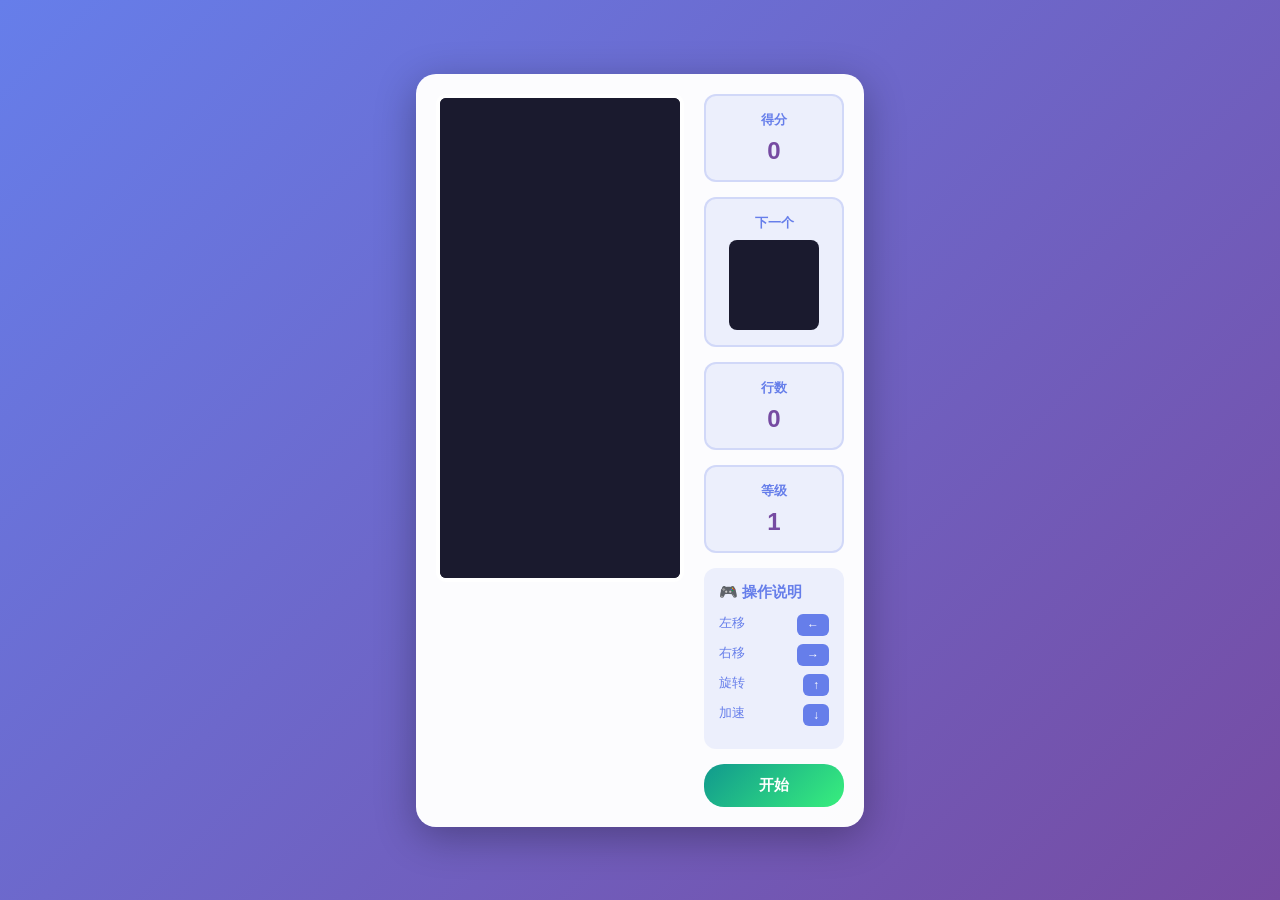
<file: src/main/resources/static/tetris.html>
<!DOCTYPE html>
<html lang="zh-CN">
<head>
    <meta charset="UTF-8">
    <meta name="viewport" content="width=device-width, initial-scale=1.0, maximum-scale=1.0, user-scalable=no">
    <meta name="apple-mobile-web-app-capable" content="yes">
    <title>🧱 俄罗斯方块</title>
    <style>
        * {
            margin: 0;
            padding: 0;
            box-sizing: border-box;
            -webkit-tap-highlight-color: transparent;
        }

        body {
            font-family: -apple-system, BlinkMacSystemFont, 'Microsoft YaHei', sans-serif;
            background: linear-gradient(135deg, #667eea 0%, #764ba2 100%);
            min-height: 100vh;
            display: flex;
            justify-content: center;
            align-items: center;
            padding: 15px;
            touch-action: none;
        }

        .game-container {
            display: flex;
            gap: 20px;
            background: rgba(255, 255, 255, 0.98);
            padding: 20px;
            border-radius: 20px;
            box-shadow: 0 10px 40px rgba(0, 0, 0, 0.3);
            max-width: 100%;
        }

        .game-area {
            position: relative;
        }

        #tetrisCanvas {
            border: 4px solid #fff;
            border-radius: 10px;
            background: #1a1a2e;
        }

        .side-panel {
            display: flex;
            flex-direction: column;
            gap: 15px;
            min-width: 140px;
        }

        .info-box {
            background: rgba(102, 126, 234, 0.1);
            padding: 15px;
            border-radius: 12px;
            text-align: center;
            border: 2px solid rgba(102, 126, 234, 0.2);
        }

        .info-label {
            color: #667eea;
            font-size: 13px;
            margin-bottom: 8px;
            font-weight: bold;
        }

        .info-value {
            color: #764ba2;
            font-size: 24px;
            font-weight: bold;
        }

        #nextCanvas {
            background: #1a1a2e;
            border-radius: 8px;
            margin: 0 auto;
            display: block;
        }

        .controls {
            background: rgba(102, 126, 234, 0.1);
            padding: 15px;
            border-radius: 12px;
            color: #667eea;
        }

        .controls h3 {
            margin-bottom: 12px;
            font-size: 15px;
        }

        .control-item {
            display: flex;
            justify-content: space-between;
            margin-bottom: 8px;
            font-size: 13px;
        }

        .control-key {
            background: #667eea;
            color: #fff;
            padding: 4px 10px;
            border-radius: 6px;
            font-weight: bold;
            font-size: 12px;
        }

        .btn {
            padding: 12px 25px;
            border: none;
            border-radius: 20px;
            font-size: 15px;
            font-weight: bold;
            cursor: pointer;
            color: #fff;
        }

        .btn-start {
            background: linear-gradient(135deg, #11998e, #38ef7d);
        }

        .btn-pause {
            background: linear-gradient(135deg, #f093fb, #f5576c);
        }

        .action-buttons {
            display: flex;
            flex-direction: column;
            gap: 10px;
        }

        .game-over {
            position: absolute;
            top: 50%;
            left: 50%;
            transform: translate(-50%, -50%);
            background: rgba(0, 0, 0, 0.95);
            padding: 30px;
            border-radius: 15px;
            text-align: center;
            color: #fff;
            display: none;
            z-index: 100;
        }

        .game-over.active {
            display: block;
        }

        .game-over h2 {
            font-size: 28px;
            margin-bottom: 15px;
            color: #f5576c;
        }

        .game-over p {
            font-size: 18px;
            margin-bottom: 20px;
            color: #feca57;
        }

        /* 移动端虚拟按键 */
        .mobile-controls {
            display: none;
            margin-top: 15px;
        }

        .control-pad {
            display: grid;
            grid-template-columns: repeat(3, 50px);
            grid-template-rows: repeat(2, 50px);
            gap: 8px;
            justify-content: center;
        }

        .control-btn {
            width: 50px;
            height: 50px;
            background: rgba(102, 126, 234, 0.2);
            border: 2px solid rgba(102, 126, 234, 0.4);
            border-radius: 12px;
            color: #667eea;
            font-size: 20px;
            display: flex;
            justify-content: center;
            align-items: center;
            cursor: pointer;
            user-select: none;
        }

        .control-btn:active {
            background: rgba(102, 126, 234, 0.4);
            transform: scale(0.95);
        }

        .control-btn.up { grid-column: 2; grid-row: 1; }
        .control-btn.left { grid-column: 1; grid-row: 2; }
        .control-btn.down { grid-column: 2; grid-row: 2; }
        .control-btn.right { grid-column: 3; grid-row: 2; }
        .control-btn.rotate { grid-column: 3; grid-row: 1; }

        /* 响应式 */
        @media (max-width: 600px) {
            .game-container {
                flex-direction: column;
                padding: 15px;
            }

            .side-panel {
                flex-direction: row;
                flex-wrap: wrap;
                min-width: auto;
                justify-content: center;
            }

            .info-box {
                flex: 1;
                min-width: 80px;
            }

            .controls {
                display: none;
            }

            .mobile-controls {
                display: block;
            }

            #tetrisCanvas {
                max-width: 100%;
                height: auto;
            }
        }
    </style>
</head>
<body>
    <div class="game-container">
        <div class="game-area">
            <canvas id="tetrisCanvas" width="240" height="480"></canvas>
            <div class="game-over" id="gameOver">
                <h2>游戏结束!</h2>
                <p>得分：<span id="finalScore">0</span></p>
                <button class="btn btn-start" onclick="resetGame()">再来一局</button>
            </div>
        </div>

        <div class="side-panel">
            <div class="info-box">
                <div class="info-label">得分</div>
                <div class="info-value" id="score">0</div>
            </div>

            <div class="info-box">
                <div class="info-label">下一个</div>
                <canvas id="nextCanvas" width="90" height="90"></canvas>
            </div>

            <div class="info-box">
                <div class="info-label">行数</div>
                <div class="info-value" id="lines">0</div>
            </div>

            <div class="info-box">
                <div class="info-label">等级</div>
                <div class="info-value" id="level">1</div>
            </div>

            <div class="controls">
                <h3>🎮 操作说明</h3>
                <div class="control-item">
                    <span>左移</span>
                    <span class="control-key">←</span>
                </div>
                <div class="control-item">
                    <span>右移</span>
                    <span class="control-key">→</span>
                </div>
                <div class="control-item">
                    <span>旋转</span>
                    <span class="control-key">↑</span>
                </div>
                <div class="control-item">
                    <span>加速</span>
                    <span class="control-key">↓</span>
                </div>
            </div>

            <div class="action-buttons">
                <button class="btn btn-start" id="startBtn" onclick="startGame()">开始</button>
                <button class="btn btn-pause" id="pauseBtn" onclick="togglePause()" style="display: none;">暂停</button>
            </div>

            <!-- 移动端虚拟按键 -->
            <div class="mobile-controls">
                <div class="control-pad">
                    <div class="control-btn rotate" onclick="tetrisControl('rotate')">🔄</div>
                    <div class="control-btn up" onclick="tetrisControl('up')">⬆️</div>
                    <div class="control-btn left" onclick="tetrisControl('left')">⬅️</div>
                    <div class="control-btn down" onclick="tetrisControl('down')">⬇️</div>
                    <div class="control-btn right" onclick="tetrisControl('right')">➡️</div>
                </div>
            </div>
        </div>
    </div>

    <script>
        const canvas = document.getElementById('tetrisCanvas');
        const ctx = canvas.getContext('2d');
        const nextCanvas = document.getElementById('nextCanvas');
        const nextCtx = nextCanvas.getContext('2d');

        const COLS = 10;
        const ROWS = 20;
        let BLOCK_SIZE = 24;
        const NEXT_BLOCK_SIZE = 20;

        const SHAPES = [
            [[1, 1, 1, 1]], [[1, 1], [1, 1]], [[0, 1, 0], [1, 1, 1]],
            [[1, 0, 0], [1, 1, 1]], [[0, 0, 1], [1, 1, 1]],
            [[0, 1, 1], [1, 1, 0]], [[1, 1, 0], [0, 1, 1]]
        ];

        const COLORS = ['#00f0f0', '#f0f000', '#a000f0', '#f0a000', '#0000f0', '#00f000', '#f00000'];

        let board = [], currentPiece = null, nextPiece = null, score = 0, lines = 0, level = 1;
        let gameInterval = null, isPaused = false, isGameOver = false, dropSpeed = 1000;

        const isMobile = /Android|iPhone|iPad|iPod/i.test(navigator.userAgent);
        if (isMobile) {
            BLOCK_SIZE = Math.floor(canvas.width / COLS);
        }

        function initBoard() {
            board = Array(ROWS).fill().map(() => Array(COLS).fill(0));
        }

        function createPiece() {
            const i = Math.floor(Math.random() * SHAPES.length);
            return {
                shape: SHAPES[i].map(row => [...row]),
                color: COLORS[i],
                x: Math.floor(COLS / 2) - Math.floor(SHAPES[i][0].length / 2),
                y: 0
            };
        }

        function drawBlock(context, x, y, color, size) {
            context.fillStyle = color;
            context.fillRect(x * size, y * size, size - 1, size - 1);
        }

        function draw() {
            ctx.fillStyle = '#1a1a2e';
            ctx.fillRect(0, 0, canvas.width, canvas.height);
            for (let r = 0; r < ROWS; r++) {
                for (let c = 0; c < COLS; c++) {
                    if (board[r][c]) drawBlock(ctx, c, r, board[r][c], BLOCK_SIZE);
                }
            }
            if (currentPiece) {
                currentPiece.shape.forEach((row, dy) => {
                    row.forEach((value, dx) => {
                        if (value) drawBlock(ctx, currentPiece.x + dx, currentPiece.y + dy, currentPiece.color, BLOCK_SIZE);
                    });
                });
            }
        }

        function drawNextPiece() {
            nextCtx.fillStyle = '#1a1a2e';
            nextCtx.fillRect(0, 0, nextCanvas.width, nextCanvas.height);
            if (!nextPiece) return;
            const offsetX = (nextCanvas.width / NEXT_BLOCK_SIZE - nextPiece.shape[0].length) / 2;
            const offsetY = (nextCanvas.height / NEXT_BLOCK_SIZE - nextPiece.shape.length) / 2;
            nextPiece.shape.forEach((row, dy) => {
                row.forEach((value, dx) => {
                    if (value) drawBlock(nextCtx, offsetX + dx, offsetY + dy, nextPiece.color, NEXT_BLOCK_SIZE);
                });
            });
        }

        function collision(piece, ox = 0, oy = 0) {
            return piece.shape.some((row, dy) => row.some((value, dx) => {
                if (!value) return false;
                const nx = piece.x + dx + ox, ny = piece.y + dy + oy;
                return nx < 0 || nx >= COLS || ny >= ROWS || (ny >= 0 && board[ny][nx]);
            }));
        }

        function rotate() {
            const orig = currentPiece.shape;
            currentPiece.shape = currentPiece.shape[0].map((_, i) => currentPiece.shape.map(row => row[i]).reverse());
            if (collision(currentPiece)) {
                if (!collision(currentPiece, -1, 0)) currentPiece.x -= 1;
                else if (!collision(currentPiece, 1, 0)) currentPiece.x += 1;
                else currentPiece.shape = orig;
            }
        }

        function move(dir) { if (!collision(currentPiece, dir, 0)) currentPiece.x += dir; }

        function drop() {
            if (!collision(currentPiece, 0, 1)) currentPiece.y++;
            else { lockPiece(); clearLines(); spawnPiece(); }
        }

        function lockPiece() {
            currentPiece.shape.forEach((row, dy) => {
                row.forEach((value, dx) => {
                    if (value && currentPiece.y + dy >= 0) board[currentPiece.y + dy][currentPiece.x + dx] = currentPiece.color;
                });
            });
        }

        function clearLines() {
            let cleared = 0;
            for (let r = ROWS - 1; r >= 0; r--) {
                if (board[r].every(c => c !== 0)) { board.splice(r, 1); board.unshift(Array(COLS).fill(0)); cleared++; r++; }
            }
            if (cleared > 0) {
                const points = [0, 100, 300, 500, 800];
                score += points[cleared] * level;
                lines += cleared;
                level = Math.floor(lines / 10) + 1;
                document.getElementById('score').textContent = score;
                document.getElementById('lines').textContent = lines;
                document.getElementById('level').textContent = level;
                if (dropSpeed > 200) { dropSpeed = 1000 - (level - 1) * 100; clearInterval(gameInterval); gameInterval = setInterval(gameLoop, dropSpeed); }
            }
        }

        function spawnPiece() {
            currentPiece = nextPiece || createPiece();
            nextPiece = createPiece();
            drawNextPiece();
            if (collision(currentPiece)) gameOver();
        }

        function gameLoop() { if (!isPaused && !isGameOver) { drop(); draw(); } }

        function startGame() {
            if (gameInterval) return;
            initBoard();
            score = 0; lines = 0; level = 1; dropSpeed = 1000;
            isGameOver = false; isPaused = false;
            document.getElementById('score').textContent = '0';
            document.getElementById('lines').textContent = '0';
            document.getElementById('level').textContent = '1';
            document.getElementById('gameOver').classList.remove('active');
            document.getElementById('startBtn').style.display = 'none';
            document.getElementById('pauseBtn').style.display = 'inline-block';
            spawnPiece();
            gameInterval = setInterval(gameLoop, dropSpeed);
        }

        function resetGame() { clearInterval(gameInterval); gameInterval = null; startGame(); }

        function togglePause() {
            isPaused = !isPaused;
            document.getElementById('pauseBtn').textContent = isPaused ? '继续' : '暂停';
        }

        function gameOver() {
            isGameOver = true;
            clearInterval(gameInterval);
            document.getElementById('finalScore').textContent = score;
            document.getElementById('gameOver').classList.add('active');
            document.getElementById('pauseBtn').style.display = 'none';
        }

        function tetrisControl(action) {
            if (isGameOver || !gameInterval) return;
            if (isPaused && action !== 'pause') return;
            switch(action) {
                case 'left': move(-1); break;
                case 'right': move(1); break;
                case 'up': rotate(); break;
                case 'down': drop(); score += 1; document.getElementById('score').textContent = score; break;
                case 'rotate': rotate(); break;
            }
            draw();
        }

        document.addEventListener('keydown', (e) => {
            if (isGameOver || !gameInterval) return;
            const actions = {ArrowLeft: 'left', ArrowRight: 'right', ArrowUp: 'rotate', ArrowDown: 'down', ' ': 'pause'};
            if (actions[e.key]) {
                if (e.key === ' ') { togglePause(); }
                else { tetrisControl(actions[e.key]); e.preventDefault(); }
            }
        });

        initBoard();
        draw();
    </script>
</body>
</html>
</file>
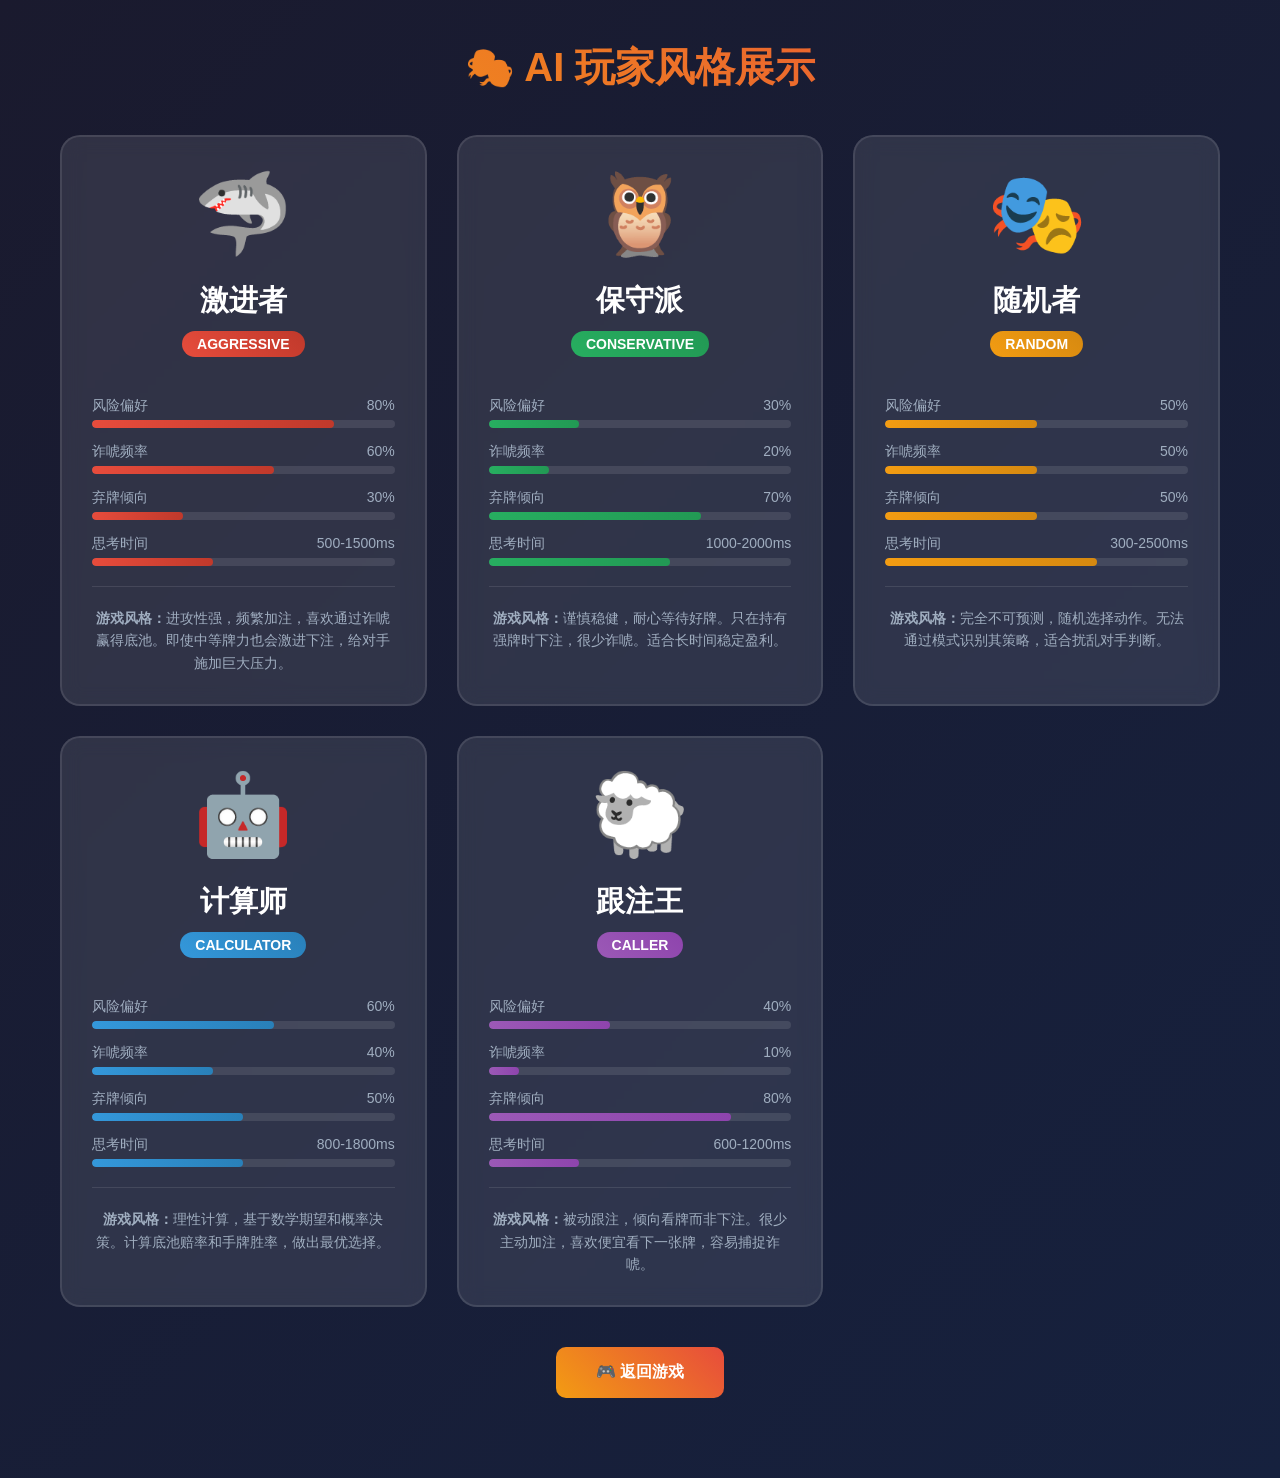
<file: src/main/resources/static/poker/ai-styles.html>
<!DOCTYPE html>
<html lang="zh-CN">
<head>
    <meta charset="UTF-8">
    <meta name="viewport" content="width=device-width, initial-scale=1.0">
    <title>AI 玩家风格 - 德州扑克</title>
    <link rel="stylesheet" href="css/style.css">
    <style>
        .ai-showcase {
            max-width: 1200px;
            margin: 0 auto;
            padding: 40px 20px;
        }
        
        .ai-showcase h1 {
            text-align: center;
            font-size: 2.5em;
            margin-bottom: 40px;
            background: linear-gradient(45deg, #f39c12, #e74c3c);
            -webkit-background-clip: text;
            -webkit-text-fill-color: transparent;
            background-clip: text;
        }
        
        .ai-grid {
            display: grid;
            grid-template-columns: repeat(auto-fit, minmax(300px, 1fr));
            gap: 30px;
            margin-bottom: 40px;
        }
        
        .ai-card {
            background: rgba(255, 255, 255, 0.1);
            backdrop-filter: blur(10px);
            border-radius: 20px;
            padding: 30px;
            text-align: center;
            border: 2px solid rgba(255, 255, 255, 0.1);
            transition: all 0.3s;
        }
        
        .ai-card:hover {
            transform: translateY(-10px);
            border-color: rgba(243, 156, 18, 0.5);
            box-shadow: 0 10px 40px rgba(243, 156, 18, 0.3);
        }
        
        .ai-avatar {
            font-size: 80px;
            margin-bottom: 20px;
        }
        
        .ai-name {
            font-size: 1.8em;
            font-weight: bold;
            margin-bottom: 10px;
        }
        
        .ai-style-name {
            display: inline-block;
            padding: 5px 15px;
            border-radius: 15px;
            font-size: 14px;
            font-weight: 600;
            margin-bottom: 20px;
        }
        
        .ai-stats {
            text-align: left;
            margin-top: 20px;
        }
        
        .stat-item {
            margin-bottom: 15px;
        }
        
        .stat-label {
            display: flex;
            justify-content: space-between;
            margin-bottom: 5px;
            font-size: 14px;
            color: #a0aec0;
        }
        
        .stat-bar {
            height: 8px;
            background: rgba(255, 255, 255, 0.1);
            border-radius: 4px;
            overflow: hidden;
        }
        
        .stat-fill {
            height: 100%;
            border-radius: 4px;
            transition: width 1s ease-out;
        }
        
        .ai-description {
            margin-top: 20px;
            padding-top: 20px;
            border-top: 1px solid rgba(255, 255, 255, 0.1);
            font-size: 14px;
            color: #a0aec0;
            line-height: 1.6;
        }
        
        .back-btn {
            display: block;
            margin: 40px auto;
            padding: 15px 40px;
            font-size: 16px;
            font-weight: 600;
            background: linear-gradient(45deg, #f39c12, #e74c3c);
            color: #fff;
            border: none;
            border-radius: 10px;
            cursor: pointer;
            transition: all 0.3s;
        }
        
        .back-btn:hover {
            transform: translateY(-2px);
            box-shadow: 0 5px 20px rgba(243, 156, 18, 0.4);
        }
        
        /* AI 风格颜色 */
        .style-aggressive { background: linear-gradient(45deg, #e74c3c, #c0392b); }
        .style-conservative { background: linear-gradient(45deg, #27ae60, #229954); }
        .style-random { background: linear-gradient(45deg, #f39c12, #d68910); }
        .style-calculator { background: linear-gradient(45deg, #3498db, #2980b9); }
        .style-caller { background: linear-gradient(45deg, #9b59b6, #8e44ad); }
        
        .fill-aggressive { background: linear-gradient(90deg, #e74c3c, #c0392b); }
        .fill-conservative { background: linear-gradient(90deg, #27ae60, #229954); }
        .fill-random { background: linear-gradient(90deg, #f39c12, #d68910); }
        .fill-calculator { background: linear-gradient(90deg, #3498db, #2980b9); }
        .fill-caller { background: linear-gradient(90deg, #9b59b6, #8e44ad); }
    </style>
</head>
<body>
    <div class="ai-showcase">
        <h1>🎭 AI 玩家风格展示</h1>
        
        <div class="ai-grid">
            <!-- 激进型 -->
            <div class="ai-card">
                <div class="ai-avatar">🦈</div>
                <div class="ai-name">激进者</div>
                <div class="ai-style-name style-aggressive">AGGRESSIVE</div>
                
                <div class="ai-stats">
                    <div class="stat-item">
                        <div class="stat-label">
                            <span>风险偏好</span>
                            <span>80%</span>
                        </div>
                        <div class="stat-bar">
                            <div class="stat-fill fill-aggressive" style="width: 80%"></div>
                        </div>
                    </div>
                    
                    <div class="stat-item">
                        <div class="stat-label">
                            <span>诈唬频率</span>
                            <span>60%</span>
                        </div>
                        <div class="stat-bar">
                            <div class="stat-fill fill-aggressive" style="width: 60%"></div>
                        </div>
                    </div>
                    
                    <div class="stat-item">
                        <div class="stat-label">
                            <span>弃牌倾向</span>
                            <span>30%</span>
                        </div>
                        <div class="stat-bar">
                            <div class="stat-fill fill-aggressive" style="width: 30%"></div>
                        </div>
                    </div>
                    
                    <div class="stat-item">
                        <div class="stat-label">
                            <span>思考时间</span>
                            <span>500-1500ms</span>
                        </div>
                        <div class="stat-bar">
                            <div class="stat-fill fill-aggressive" style="width: 40%"></div>
                        </div>
                    </div>
                </div>
                
                <div class="ai-description">
                    <strong>游戏风格：</strong>进攻性强，频繁加注，喜欢通过诈唬赢得底池。即使中等牌力也会激进下注，给对手施加巨大压力。
                </div>
            </div>
            
            <!-- 保守型 -->
            <div class="ai-card">
                <div class="ai-avatar">🦉</div>
                <div class="ai-name">保守派</div>
                <div class="ai-style-name style-conservative">CONSERVATIVE</div>
                
                <div class="ai-stats">
                    <div class="stat-item">
                        <div class="stat-label">
                            <span>风险偏好</span>
                            <span>30%</span>
                        </div>
                        <div class="stat-bar">
                            <div class="stat-fill fill-conservative" style="width: 30%"></div>
                        </div>
                    </div>
                    
                    <div class="stat-item">
                        <div class="stat-label">
                            <span>诈唬频率</span>
                            <span>20%</span>
                        </div>
                        <div class="stat-bar">
                            <div class="stat-fill fill-conservative" style="width: 20%"></div>
                        </div>
                    </div>
                    
                    <div class="stat-item">
                        <div class="stat-label">
                            <span>弃牌倾向</span>
                            <span>70%</span>
                        </div>
                        <div class="stat-bar">
                            <div class="stat-fill fill-conservative" style="width: 70%"></div>
                        </div>
                    </div>
                    
                    <div class="stat-item">
                        <div class="stat-label">
                            <span>思考时间</span>
                            <span>1000-2000ms</span>
                        </div>
                        <div class="stat-bar">
                            <div class="stat-fill fill-conservative" style="width: 60%"></div>
                        </div>
                    </div>
                </div>
                
                <div class="ai-description">
                    <strong>游戏风格：</strong>谨慎稳健，耐心等待好牌。只在持有强牌时下注，很少诈唬。适合长时间稳定盈利。
                </div>
            </div>
            
            <!-- 随机型 -->
            <div class="ai-card">
                <div class="ai-avatar">🎭</div>
                <div class="ai-name">随机者</div>
                <div class="ai-style-name style-random">RANDOM</div>
                
                <div class="ai-stats">
                    <div class="stat-item">
                        <div class="stat-label">
                            <span>风险偏好</span>
                            <span>50%</span>
                        </div>
                        <div class="stat-bar">
                            <div class="stat-fill fill-random" style="width: 50%"></div>
                        </div>
                    </div>
                    
                    <div class="stat-item">
                        <div class="stat-label">
                            <span>诈唬频率</span>
                            <span>50%</span>
                        </div>
                        <div class="stat-bar">
                            <div class="stat-fill fill-random" style="width: 50%"></div>
                        </div>
                    </div>
                    
                    <div class="stat-item">
                        <div class="stat-label">
                            <span>弃牌倾向</span>
                            <span>50%</span>
                        </div>
                        <div class="stat-bar">
                            <div class="stat-fill fill-random" style="width: 50%"></div>
                        </div>
                    </div>
                    
                    <div class="stat-item">
                        <div class="stat-label">
                            <span>思考时间</span>
                            <span>300-2500ms</span>
                        </div>
                        <div class="stat-bar">
                            <div class="stat-fill fill-random" style="width: 70%"></div>
                        </div>
                    </div>
                </div>
                
                <div class="ai-description">
                    <strong>游戏风格：</strong>完全不可预测，随机选择动作。无法通过模式识别其策略，适合扰乱对手判断。
                </div>
            </div>
            
            <!-- 计算型 -->
            <div class="ai-card">
                <div class="ai-avatar">🤖</div>
                <div class="ai-name">计算师</div>
                <div class="ai-style-name style-calculator">CALCULATOR</div>
                
                <div class="ai-stats">
                    <div class="stat-item">
                        <div class="stat-label">
                            <span>风险偏好</span>
                            <span>60%</span>
                        </div>
                        <div class="stat-bar">
                            <div class="stat-fill fill-calculator" style="width: 60%"></div>
                        </div>
                    </div>
                    
                    <div class="stat-item">
                        <div class="stat-label">
                            <span>诈唬频率</span>
                            <span>40%</span>
                        </div>
                        <div class="stat-bar">
                            <div class="stat-fill fill-calculator" style="width: 40%"></div>
                        </div>
                    </div>
                    
                    <div class="stat-item">
                        <div class="stat-label">
                            <span>弃牌倾向</span>
                            <span>50%</span>
                        </div>
                        <div class="stat-bar">
                            <div class="stat-fill fill-calculator" style="width: 50%"></div>
                        </div>
                    </div>
                    
                    <div class="stat-item">
                        <div class="stat-label">
                            <span>思考时间</span>
                            <span>800-1800ms</span>
                        </div>
                        <div class="stat-bar">
                            <div class="stat-fill fill-calculator" style="width: 50%"></div>
                        </div>
                    </div>
                </div>
                
                <div class="ai-description">
                    <strong>游戏风格：</strong>理性计算，基于数学期望和概率决策。计算底池赔率和手牌胜率，做出最优选择。
                </div>
            </div>
            
            <!-- 跟随型 -->
            <div class="ai-card">
                <div class="ai-avatar">🐑</div>
                <div class="ai-name">跟注王</div>
                <div class="ai-style-name style-caller">CALLER</div>
                
                <div class="ai-stats">
                    <div class="stat-item">
                        <div class="stat-label">
                            <span>风险偏好</span>
                            <span>40%</span>
                        </div>
                        <div class="stat-bar">
                            <div class="stat-fill fill-caller" style="width: 40%"></div>
                        </div>
                    </div>
                    
                    <div class="stat-item">
                        <div class="stat-label">
                            <span>诈唬频率</span>
                            <span>10%</span>
                        </div>
                        <div class="stat-bar">
                            <div class="stat-fill fill-caller" style="width: 10%"></div>
                        </div>
                    </div>
                    
                    <div class="stat-item">
                        <div class="stat-label">
                            <span>弃牌倾向</span>
                            <span>80%</span>
                        </div>
                        <div class="stat-bar">
                            <div class="stat-fill fill-caller" style="width: 80%"></div>
                        </div>
                    </div>
                    
                    <div class="stat-item">
                        <div class="stat-label">
                            <span>思考时间</span>
                            <span>600-1200ms</span>
                        </div>
                        <div class="stat-bar">
                            <div class="stat-fill fill-caller" style="width: 30%"></div>
                        </div>
                    </div>
                </div>
                
                <div class="ai-description">
                    <strong>游戏风格：</strong>被动跟注，倾向看牌而非下注。很少主动加注，喜欢便宜看下一张牌，容易捕捉诈唬。
                </div>
            </div>
        </div>
        
        <button class="back-btn" onclick="window.location.href='index.html'">🎮 返回游戏</button>
    </div>
    
    <script>
        // 动画效果
        document.addEventListener('DOMContentLoaded', function() {
            const statFills = document.querySelectorAll('.stat-fill');
            statFills.forEach(fill => {
                const width = fill.style.width;
                fill.style.width = '0';
                setTimeout(() => {
                    fill.style.width = width;
                }, 300);
            });
        });
    </script>
</body>
</html>
</file>
<file: src/main/resources/static/poker/css/style.css>
/* 德州扑克游戏样式 */

* {
    margin: 0;
    padding: 0;
    box-sizing: border-box;
}

body {
    font-family: 'Segoe UI', Tahoma, Geneva, Verdana, sans-serif;
    background: linear-gradient(135deg, #1a1a2e 0%, #16213e 100%);
    min-height: 100vh;
    overflow: hidden;
    color: #fff;
}

#game-container {
    width: 100%;
    height: 100vh;
    position: relative;
}

/* 屏幕切换 */
.screen {
    display: none;
    width: 100%;
    height: 100%;
}

.screen.active {
    display: flex;
    flex-direction: column;
    align-items: center;
    justify-content: center;
}

/* 登录界面 */
#login-screen {
    background: radial-gradient(ellipse at center, #2d3748 0%, #1a202c 100%);
}

.login-box {
    background: rgba(255, 255, 255, 0.1);
    backdrop-filter: blur(10px);
    padding: 40px;
    border-radius: 20px;
    box-shadow: 0 8px 32px rgba(0, 0, 0, 0.3);
    text-align: center;
    min-width: 400px;
}

.login-box h1 {
    font-size: 2.5em;
    margin-bottom: 30px;
    background: linear-gradient(45deg, #f39c12, #e74c3c);
    -webkit-background-clip: text;
    -webkit-text-fill-color: transparent;
    background-clip: text;
}

.input-group {
    margin-bottom: 20px;
    text-align: left;
}

.input-group label {
    display: block;
    margin-bottom: 8px;
    font-weight: 600;
    color: #a0aec0;
}

.input-group input[type="text"] {
    width: 100%;
    padding: 12px 16px;
    border: 2px solid #4a5568;
    border-radius: 8px;
    background: rgba(255, 255, 255, 0.1);
    color: #fff;
    font-size: 16px;
    transition: border-color 0.3s;
}

.input-group input[type="text"]:focus {
    outline: none;
    border-color: #f39c12;
}

.avatar-selector {
    display: flex;
    gap: 10px;
    justify-content: center;
    flex-wrap: wrap;
}

.avatar-option {
    width: 50px;
    height: 50px;
    font-size: 32px;
    display: flex;
    align-items: center;
    justify-content: center;
    border: 2px solid #4a5568;
    border-radius: 10px;
    cursor: pointer;
    transition: all 0.3s;
    background: rgba(255, 255, 255, 0.05);
}

.avatar-option:hover {
    transform: scale(1.1);
    border-color: #f39c12;
}

.avatar-option.selected {
    border-color: #f39c12;
    background: rgba(243, 156, 18, 0.2);
    box-shadow: 0 0 15px rgba(243, 156, 18, 0.5);
}

/* 按钮样式 */
.btn-primary, .btn-secondary, .btn-danger {
    padding: 12px 30px;
    font-size: 16px;
    font-weight: 600;
    border: none;
    border-radius: 8px;
    cursor: pointer;
    transition: all 0.3s;
    margin: 5px;
}

.btn-primary {
    background: linear-gradient(45deg, #f39c12, #e74c3c);
    color: #fff;
}

.btn-primary:hover {
    transform: translateY(-2px);
    box-shadow: 0 5px 20px rgba(243, 156, 18, 0.4);
}

.btn-secondary {
    background: rgba(255, 255, 255, 0.1);
    color: #fff;
    border: 2px solid #4a5568;
}

.btn-secondary:hover {
    background: rgba(255, 255, 255, 0.2);
}

.btn-danger {
    background: linear-gradient(45deg, #e74c3c, #c0392b);
    color: #fff;
}

.btn-danger:hover {
    transform: translateY(-2px);
    box-shadow: 0 5px 20px rgba(231, 76, 60, 0.4);
}

/* 游戏界面 */
#game-screen {
    justify-content: flex-start;
    padding-top: 20px;
}

.top-bar {
    width: 95%;
    display: flex;
    justify-content: space-between;
    padding: 15px 30px;
    background: rgba(0, 0, 0, 0.5);
    border-radius: 10px;
    margin-bottom: 20px;
}

.game-info, .player-info {
    display: flex;
    gap: 20px;
    align-items: center;
    font-size: 18px;
}

.separator {
    color: #4a5568;
}

.chips {
    color: #f39c12;
    font-weight: 600;
}

/* 牌桌 */
.poker-table {
    position: relative;
    width: 900px;
    height: 600px;
    background: radial-gradient(ellipse at center, #2d5016 0%, #1a3009 100%);
    border-radius: 300px;
    border: 15px solid #5d4037;
    box-shadow: 
        inset 0 0 50px rgba(0, 0, 0, 0.5),
        0 10px 40px rgba(0, 0, 0, 0.4);
    margin: 20px auto;
}

/* 公共牌区域 */
.community-area {
    position: absolute;
    top: 50%;
    left: 50%;
    transform: translate(-50%, -50%);
    text-align: center;
}

.community-cards {
    display: flex;
    gap: 10px;
    justify-content: center;
    margin-bottom: 15px;
}

.card-placeholder {
    width: 60px;
    height: 84px;
    border: 2px dashed rgba(255, 255, 255, 0.3);
    border-radius: 6px;
    background: rgba(0, 0, 0, 0.2);
}

.card {
    width: 60px;
    height: 84px;
    border-radius: 6px;
    display: flex;
    align-items: center;
    justify-content: center;
    font-size: 28px;
    font-weight: bold;
    box-shadow: 0 3px 10px rgba(0, 0, 0, 0.3);
    animation: cardDeal 0.5s ease-out;
}

@keyframes cardDeal {
    from {
        transform: translateY(-50px) scale(0.5);
        opacity: 0;
    }
    to {
        transform: translateY(0) scale(1);
        opacity: 1;
    }
}

.card.red {
    background: linear-gradient(135deg, #fff 0%, #f0f0f0 100%);
    color: #e74c3c;
    border: 1px solid #ddd;
}

.card.black {
    background: linear-gradient(135deg, #fff 0%, #f0f0f0 100%);
    color: #2c3e50;
    border: 1px solid #ddd;
}

.card.back {
    background: linear-gradient(135deg, #3498db 0%, #2980b9 100%);
    border: 2px solid #fff;
    position: relative;
}

.card.back::after {
    content: '♦';
    font-size: 24px;
    color: rgba(255, 255, 255, 0.3);
}

.pot-display {
    background: rgba(0, 0, 0, 0.6);
    padding: 10px 30px;
    border-radius: 20px;
    display: inline-block;
}

.pot-display .label {
    display: block;
    font-size: 12px;
    color: #a0aec0;
    margin-bottom: 5px;
}

.pot-display .amount {
    font-size: 24px;
    font-weight: bold;
    color: #f39c12;
}

/* 玩家座位 */
.seats {
    position: absolute;
    width: 100%;
    height: 100%;
    top: 0;
    left: 0;
}

.seat {
    position: absolute;
    width: 120px;
    height: 140px;
}

/* 座位位置 - 椭圆形分布 */
.seat-0 { top: -20px; left: 50%; transform: translateX(-50%); }
.seat-1 { top: 20px; right: -30px; }
.seat-2 { right: -40px; top: 40%; transform: translateY(-50%); }
.seat-3 { right: 20px; bottom: 80px; }
.seat-4 { bottom: -20px; left: 50%; transform: translateX(-50%); }
.seat-5 { bottom: 80px; left: 20px; }
.seat-6 { left: -40px; top: 40%; transform: translateY(-50%); }
.seat-7 { left: -30px; top: 20px; }

.player-card {
    background: rgba(0, 0, 0, 0.7);
    border-radius: 15px;
    padding: 10px;
    text-align: center;
    border: 3px solid #4a5568;
    transition: all 0.3s;
    position: relative;
}

.seat.active .player-card {
    border-color: #f39c12;
    box-shadow: 0 0 20px rgba(243, 156, 18, 0.6);
}

.player-card .avatar {
    font-size: 40px;
    margin-bottom: 5px;
}

.player-card .player-name {
    font-size: 14px;
    font-weight: 600;
    margin-bottom: 5px;
    white-space: nowrap;
    overflow: hidden;
    text-overflow: ellipsis;
}

.player-card .chips {
    font-size: 13px;
    color: #f39c12;
    margin-bottom: 8px;
}

.player-card .cards {
    display: flex;
    gap: 5px;
    justify-content: center;
}

.player-card .cards .card {
    width: 40px;
    height: 56px;
    font-size: 20px;
}

.dealer-button {
    position: absolute;
    top: -10px;
    right: -10px;
    width: 30px;
    height: 30px;
    background: #fff;
    color: #000;
    border-radius: 50%;
    display: flex;
    align-items: center;
    justify-content: center;
    font-weight: bold;
    font-size: 16px;
    box-shadow: 0 2px 10px rgba(0, 0, 0, 0.3);
}

.action-indicator {
    position: absolute;
    top: 50%;
    left: 50%;
    transform: translate(-50%, -50%);
    width: 100%;
    height: 100%;
    border-radius: 15px;
    border: 3px solid transparent;
    animation: pulse 1s infinite;
    display: none;
}

.seat.thinking .action-indicator {
    display: block;
    border-color: #3498db;
}

@keyframes pulse {
    0%, 100% {
        box-shadow: 0 0 0 0 rgba(52, 152, 219, 0.7);
    }
    50% {
        box-shadow: 0 0 0 10px rgba(52, 152, 219, 0);
    }
}

/* 操作按钮面板 */
.action-panel {
    position: absolute;
    bottom: 30px;
    left: 50%;
    transform: translateX(-50%);
    display: flex;
    gap: 10px;
    align-items: center;
    background: rgba(0, 0, 0, 0.8);
    padding: 15px 25px;
    border-radius: 15px;
}

.action-btn {
    padding: 10px 20px;
    font-size: 14px;
    font-weight: 600;
    border: none;
    border-radius: 8px;
    cursor: pointer;
    transition: all 0.3s;
    color: #fff;
}

.fold-btn {
    background: linear-gradient(45deg, #e74c3c, #c0392b);
}

.fold-btn:hover {
    transform: scale(1.05);
}

.check-btn, .call-btn {
    background: linear-gradient(45deg, #27ae60, #229954);
}

.check-btn:hover, .call-btn:hover {
    transform: scale(1.05);
}

.raise-btn {
    background: linear-gradient(45deg, #f39c12, #d68910);
}

.raise-btn:hover {
    transform: scale(1.05);
}

.allin-btn {
    background: linear-gradient(45deg, #9b59b6, #8e44ad);
}

.allin-btn:hover {
    transform: scale(1.05);
}

.action-btn:disabled {
    opacity: 0.5;
    cursor: not-allowed;
    transform: none;
}

.raise-control {
    display: flex;
    flex-direction: column;
    align-items: center;
    gap: 5px;
}

.raise-control input[type="range"] {
    width: 150px;
    cursor: pointer;
}

.raise-control #raise-amount {
    font-size: 14px;
    color: #f39c12;
    font-weight: 600;
}

/* 游戏控制按钮 */
.game-controls {
    display: flex;
    gap: 15px;
    margin-top: 20px;
}

/* 消息提示 */
.message-toast {
    position: absolute;
    top: 50%;
    left: 50%;
    transform: translate(-50%, -50%);
    background: rgba(0, 0, 0, 0.9);
    color: #fff;
    padding: 20px 40px;
    border-radius: 10px;
    font-size: 20px;
    font-weight: 600;
    display: none;
    z-index: 1000;
    animation: fadeInOut 2s ease-in-out;
}

@keyframes fadeInOut {
    0%, 100% {
        opacity: 0;
        transform: translate(-50%, -50%) scale(0.8);
    }
    50% {
        opacity: 1;
        transform: translate(-50%, -50%) scale(1);
    }
}

/* 响应式设计 */
@media (max-width: 1200px) {
    .poker-table {
        width: 800px;
        height: 500px;
    }
    
    .seat {
        width: 100px;
        height: 120px;
    }
}

@media (max-width: 768px) {
    .login-box {
        min-width: 300px;
        padding: 30px;
    }
    
    .poker-table {
        width: 100%;
        max-width: 600px;
        height: 400px;
        border-radius: 200px;
    }
    
    .action-panel {
        flex-wrap: wrap;
        bottom: 10px;
        padding: 10px;
    }
}

/* AI 风格徽章 */
.ai-badge {
    display: inline-block;
    font-size: 10px;
    padding: 2px 6px;
    border-radius: 10px;
    margin-left: 4px;
    background: linear-gradient(45deg, #9b59b6, #8e44ad);
    color: #fff;
    font-weight: 600;
    animation: badgePulse 2s infinite;
}

@keyframes badgePulse {
    0%, 100% {
        opacity: 1;
        transform: scale(1);
    }
    50% {
        opacity: 0.8;
        transform: scale(1.05);
    }
}

/* 不同 AI 风格的徽章颜色 */
.ai-badge[data-style="AGGRESSIVE"] {
    background: linear-gradient(45deg, #e74c3c, #c0392b);
}

.ai-badge[data-style="CONSERVATIVE"] {
    background: linear-gradient(45deg, #27ae60, #229954);
}

.ai-badge[data-style="RANDOM"] {
    background: linear-gradient(45deg, #f39c12, #d68910);
}

.ai-badge[data-style="CALCULATOR"] {
    background: linear-gradient(45deg, #3498db, #2980b9);
}

.ai-badge[data-style="CALLER"] {
    background: linear-gradient(45deg, #95a5a6, #7f8c8d);
}

/* AI 思考动画增强 */
.seat.thinking {
    animation: thinkingGlow 1s ease-in-out infinite;
}

@keyframes thinkingGlow {
    0%, 100% {
        box-shadow: 0 0 10px rgba(52, 152, 219, 0.5);
    }
    50% {
        box-shadow: 0 0 25px rgba(52, 152, 219, 0.8);
    }
}

/* 玩家行动提示气泡 */
.action-bubble {
    animation: bubbleFloat 1.5s ease-out forwards;
}

@keyframes bubbleFloat {
    0% {
        opacity: 0;
        transform: translateX(-50%) translateY(10px);
    }
    20% {
        opacity: 1;
        transform: translateX(-50%) translateY(0);
    }
    80% {
        opacity: 1;
        transform: translateX(-50%) translateY(0);
    }
    100% {
        opacity: 0;
        transform: translateX(-50%) translateY(-10px);
    }
}
</file>
